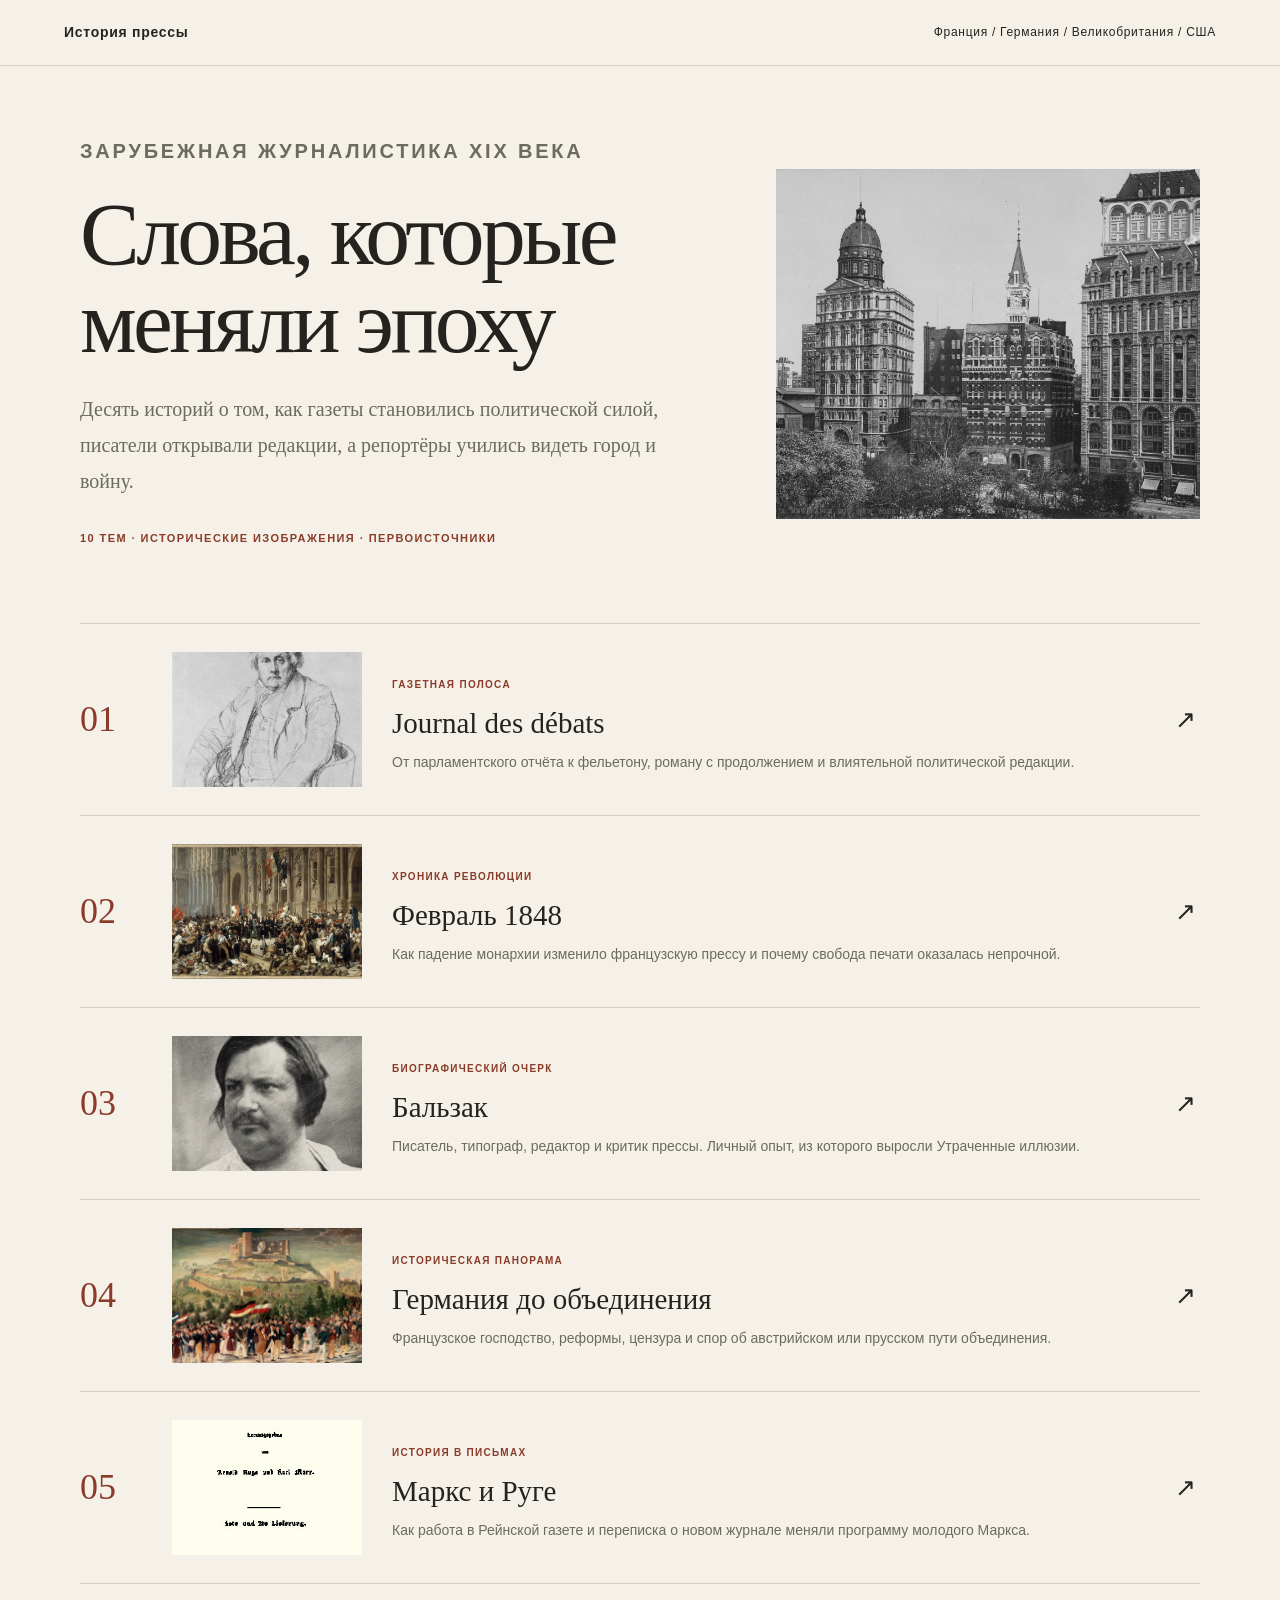
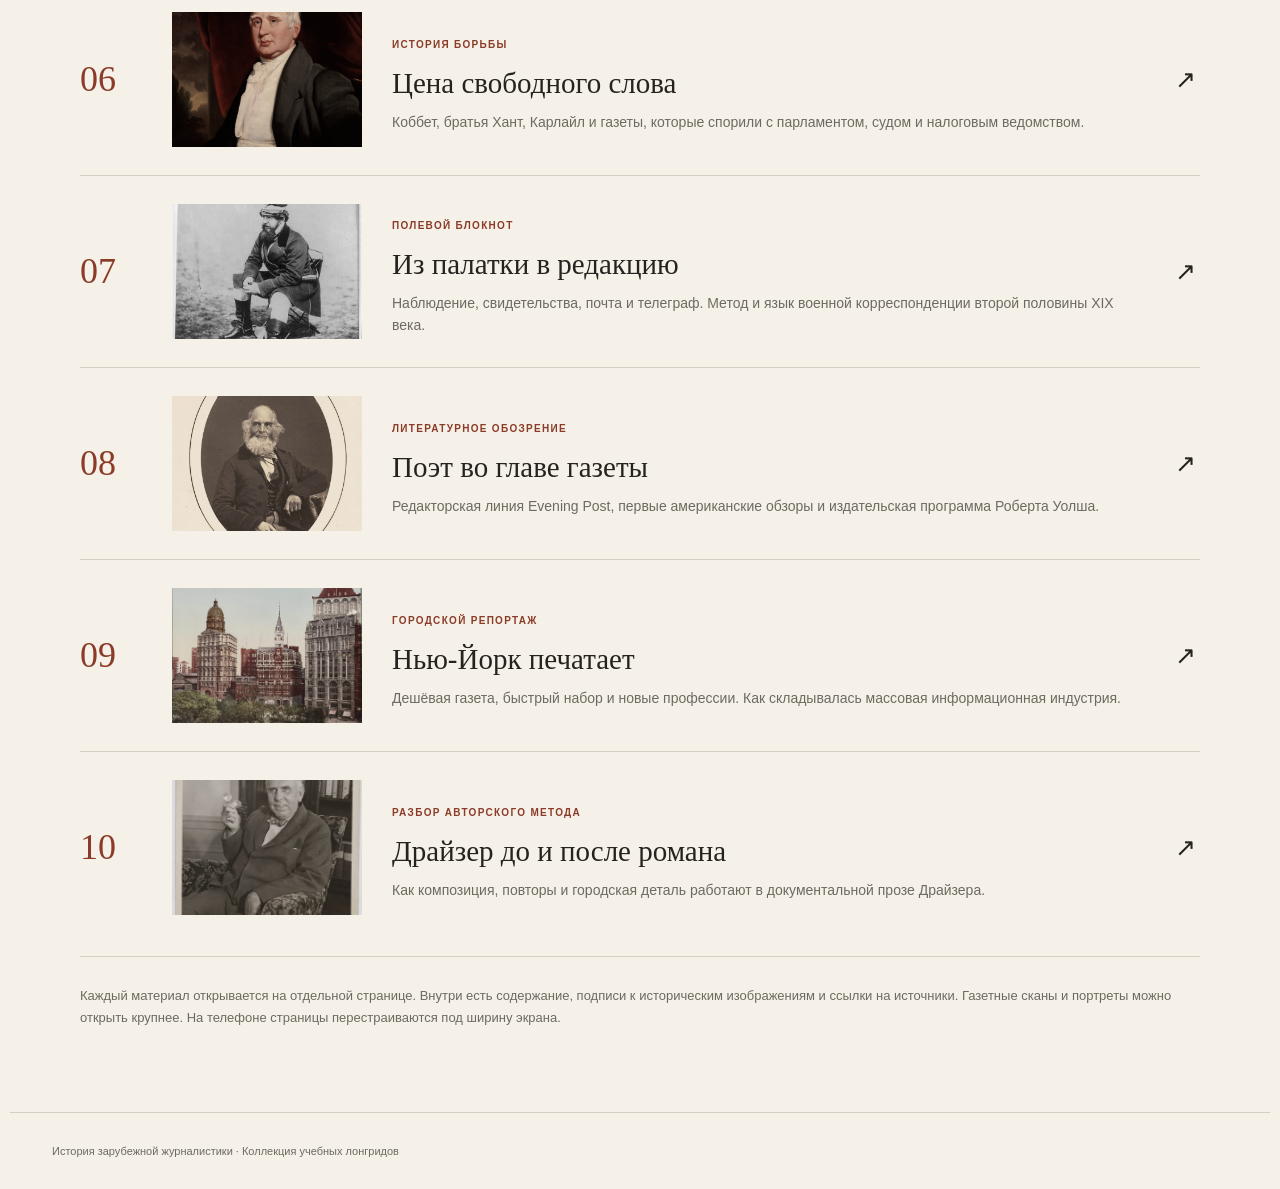
<file: index.html>
<!doctype html><html lang="ru"><head><meta charset="utf-8"><meta name="viewport" content="width=device-width, initial-scale=1"><meta name="description" content="Десять иллюстрированных лонгридов по истории зарубежной журналистики XIX века."><title>История прессы · Десять лонгридов</title><link rel="stylesheet" href="site.css"></head><body class="collection"><nav class="topbar"><strong>История прессы</strong><span>Франция / Германия / Великобритания / США</span></nav><header class="collection-intro"><div><p class="kicker">Зарубежная журналистика XIX века</p><h1>Слова, которые<br>меняли эпоху</h1><p>Десять историй о том, как газеты становились политической силой, писатели открывали редакции, а репортёры учились видеть город и войну.</p><span class="small-label">10 тем · Исторические изображения · Первоисточники</span></div><img src="newspaperrow.jpg" alt="Газетный квартал Нью-Йорка около 1900 года"></header><main class="collection-list"><a class="collection-item" href="01-journal-des-debats.html"><span class="number">01</span><img src="bertin.jpg" alt="" loading="lazy"><div><span class="tag">Газетная полоса</span><h2>Journal des débats</h2><p>От парламентского отчёта к фельетону, роману с продолжением и влиятельной политической редакции.</p></div><span class="arrow" aria-hidden="true">↗</span></a><a class="collection-item" href="02-fevral-1848-i-pressa.html"><span class="number">02</span><img src="lamartine.jpg" alt="" loading="lazy"><div><span class="tag">Хроника революции</span><h2>Февраль 1848</h2><p>Как падение монархии изменило французскую прессу и почему свобода печати оказалась непрочной.</p></div><span class="arrow" aria-hidden="true">↗</span></a><a class="collection-item" href="03-balzac-zhurnalist.html"><span class="number">03</span><img src="balzac.jpg" alt="" loading="lazy"><div><span class="tag">Биографический очерк</span><h2>Бальзак</h2><p>Писатель, типограф, редактор и критик прессы. Личный опыт, из которого выросли Утраченные иллюзии.</p></div><span class="arrow" aria-hidden="true">↗</span></a><a class="collection-item" href="04-nemeckie-zemli-nachalo-xix.html"><span class="number">04</span><img src="hambach.jpg" alt="" loading="lazy"><div><span class="tag">Историческая панорама</span><h2>Германия до объединения</h2><p>Французское господство, реформы, цензура и спор об австрийском или прусском пути объединения.</p></div><span class="arrow" aria-hidden="true">↗</span></a><a class="collection-item" href="05-marks-i-ruge.html"><span class="number">05</span><img src="jahrbuch.jpg" alt="" loading="lazy"><div><span class="tag">История в письмах</span><h2>Маркс и Руге</h2><p>Как работа в Рейнской газете и переписка о новом журнале меняли программу молодого Маркса.</p></div><span class="arrow" aria-hidden="true">↗</span></a><a class="collection-item" href="06-anglijskaya-pressa-reforma.html"><span class="number">06</span><img src="cobbett.jpg" alt="" loading="lazy"><div><span class="tag">История борьбы</span><h2>Цена свободного слова</h2><p>Коббет, братья Хант, Карлайл и газеты, которые спорили с парламентом, судом и налоговым ведомством.</p></div><span class="arrow" aria-hidden="true">↗</span></a><a class="collection-item" href="07-anglijskie-voennye-korrespondenty.html"><span class="number">07</span><img src="russell.jpg" alt="" loading="lazy"><div><span class="tag">Полевой блокнот</span><h2>Из палатки в редакцию</h2><p>Наблюдение, свидетельства, почта и телеграф. Метод и язык военной корреспонденции второй половины XIX века.</p></div><span class="arrow" aria-hidden="true">↗</span></a><a class="collection-item" href="08-brajant-i-amerikanskie-zhurnaly.html"><span class="number">08</span><img src="bryant.jpg" alt="" loading="lazy"><div><span class="tag">Литературное обозрение</span><h2>Поэт во главе газеты</h2><p>Редакторская линия Evening Post, первые американские обзоры и издательская программа Роберта Уолша.</p></div><span class="arrow" aria-hidden="true">↗</span></a><a class="collection-item" href="09-nyu-jorkskaya-pressa.html"><span class="number">09</span><img src="newspaperrow.jpg" alt="" loading="lazy"><div><span class="tag">Городской репортаж</span><h2>Нью-Йорк печатает</h2><p>Дешёвая газета, быстрый набор и новые профессии. Как складывалась массовая информационная индустрия.</p></div><span class="arrow" aria-hidden="true">↗</span></a><a class="collection-item" href="10-drajzer-zhurnalist.html"><span class="number">10</span><img src="dreiser.jpg" alt="" loading="lazy"><div><span class="tag">Разбор авторского метода</span><h2>Драйзер до и после романа</h2><p>Как композиция, повторы и городская деталь работают в документальной прозе Драйзера.</p></div><span class="arrow" aria-hidden="true">↗</span></a><p class="collection-note">Каждый материал открывается на отдельной странице. Внутри есть содержание, подписи к историческим изображениям и ссылки на источники. Газетные сканы и портреты можно открыть крупнее. На телефоне страницы перестраиваются под ширину экрана.</p></main><footer class="footer">История зарубежной журналистики · Коллекция учебных лонгридов</footer></body></html>
</file>
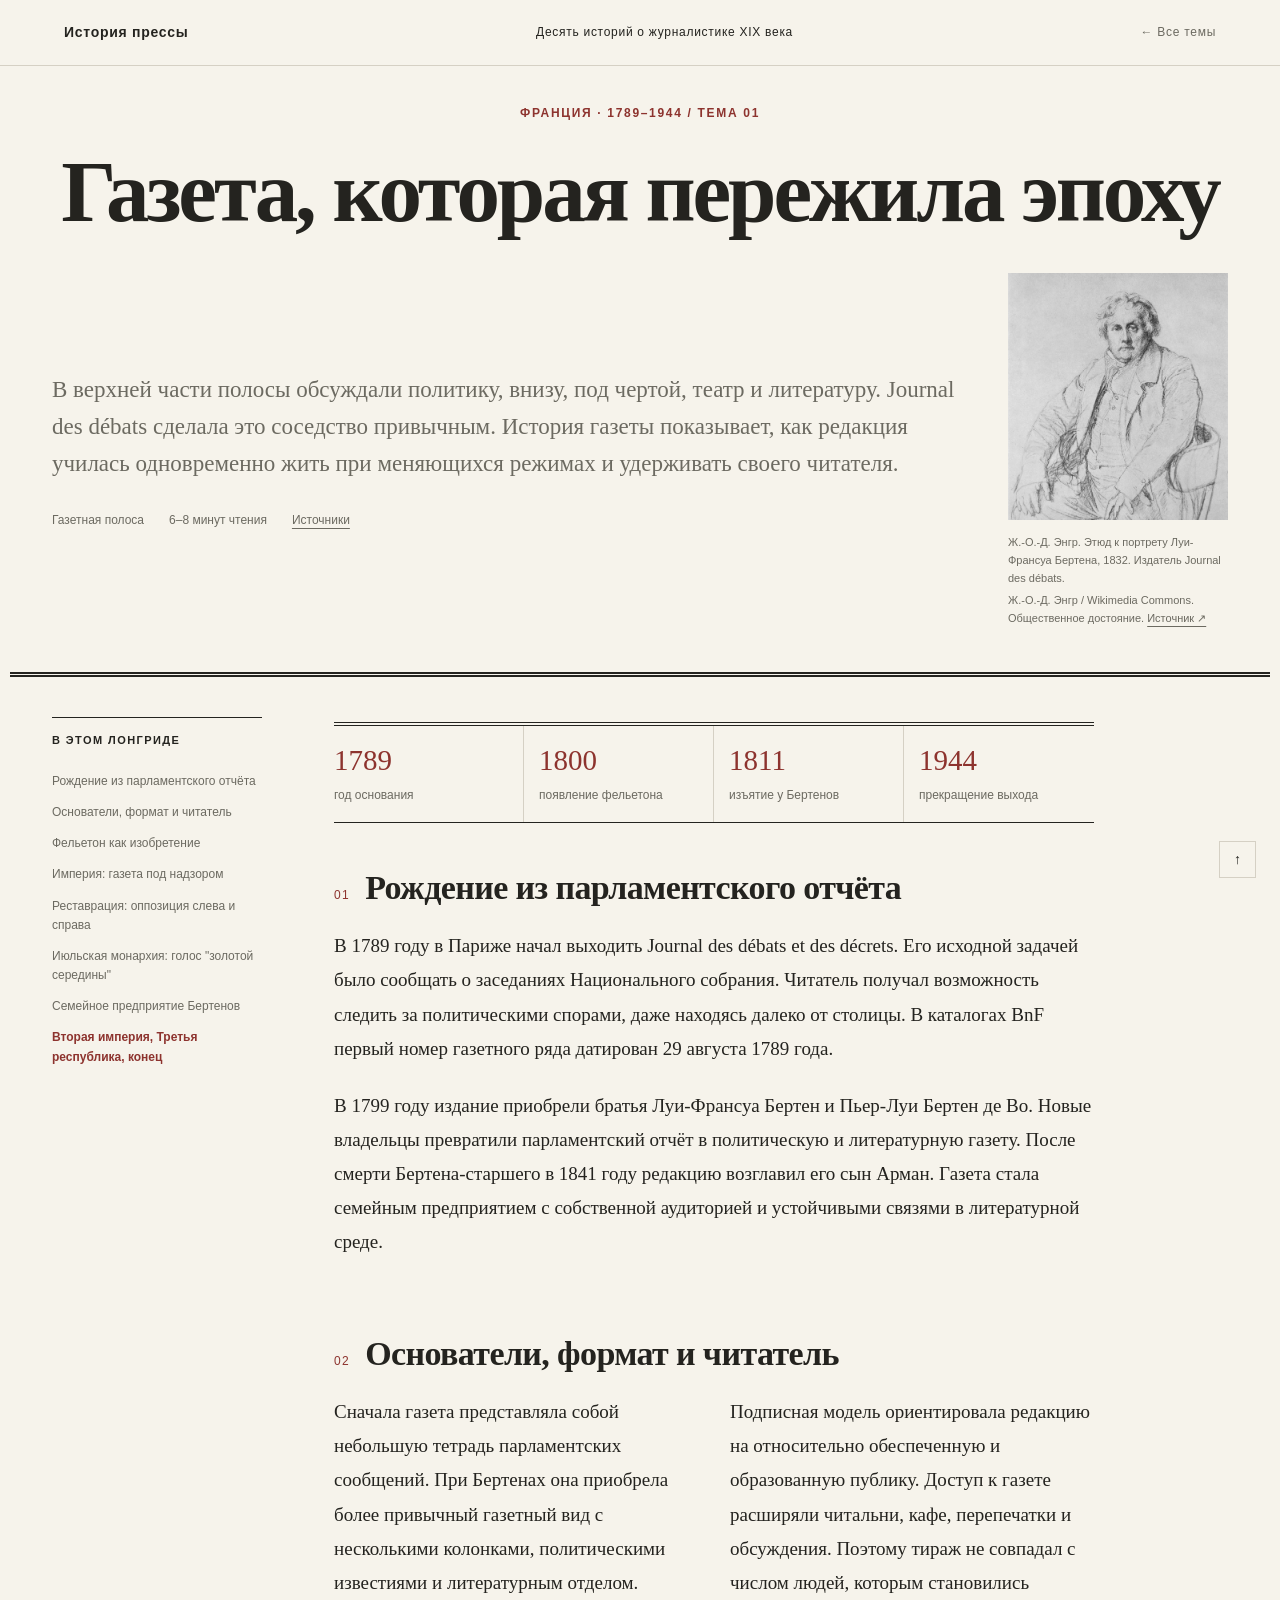
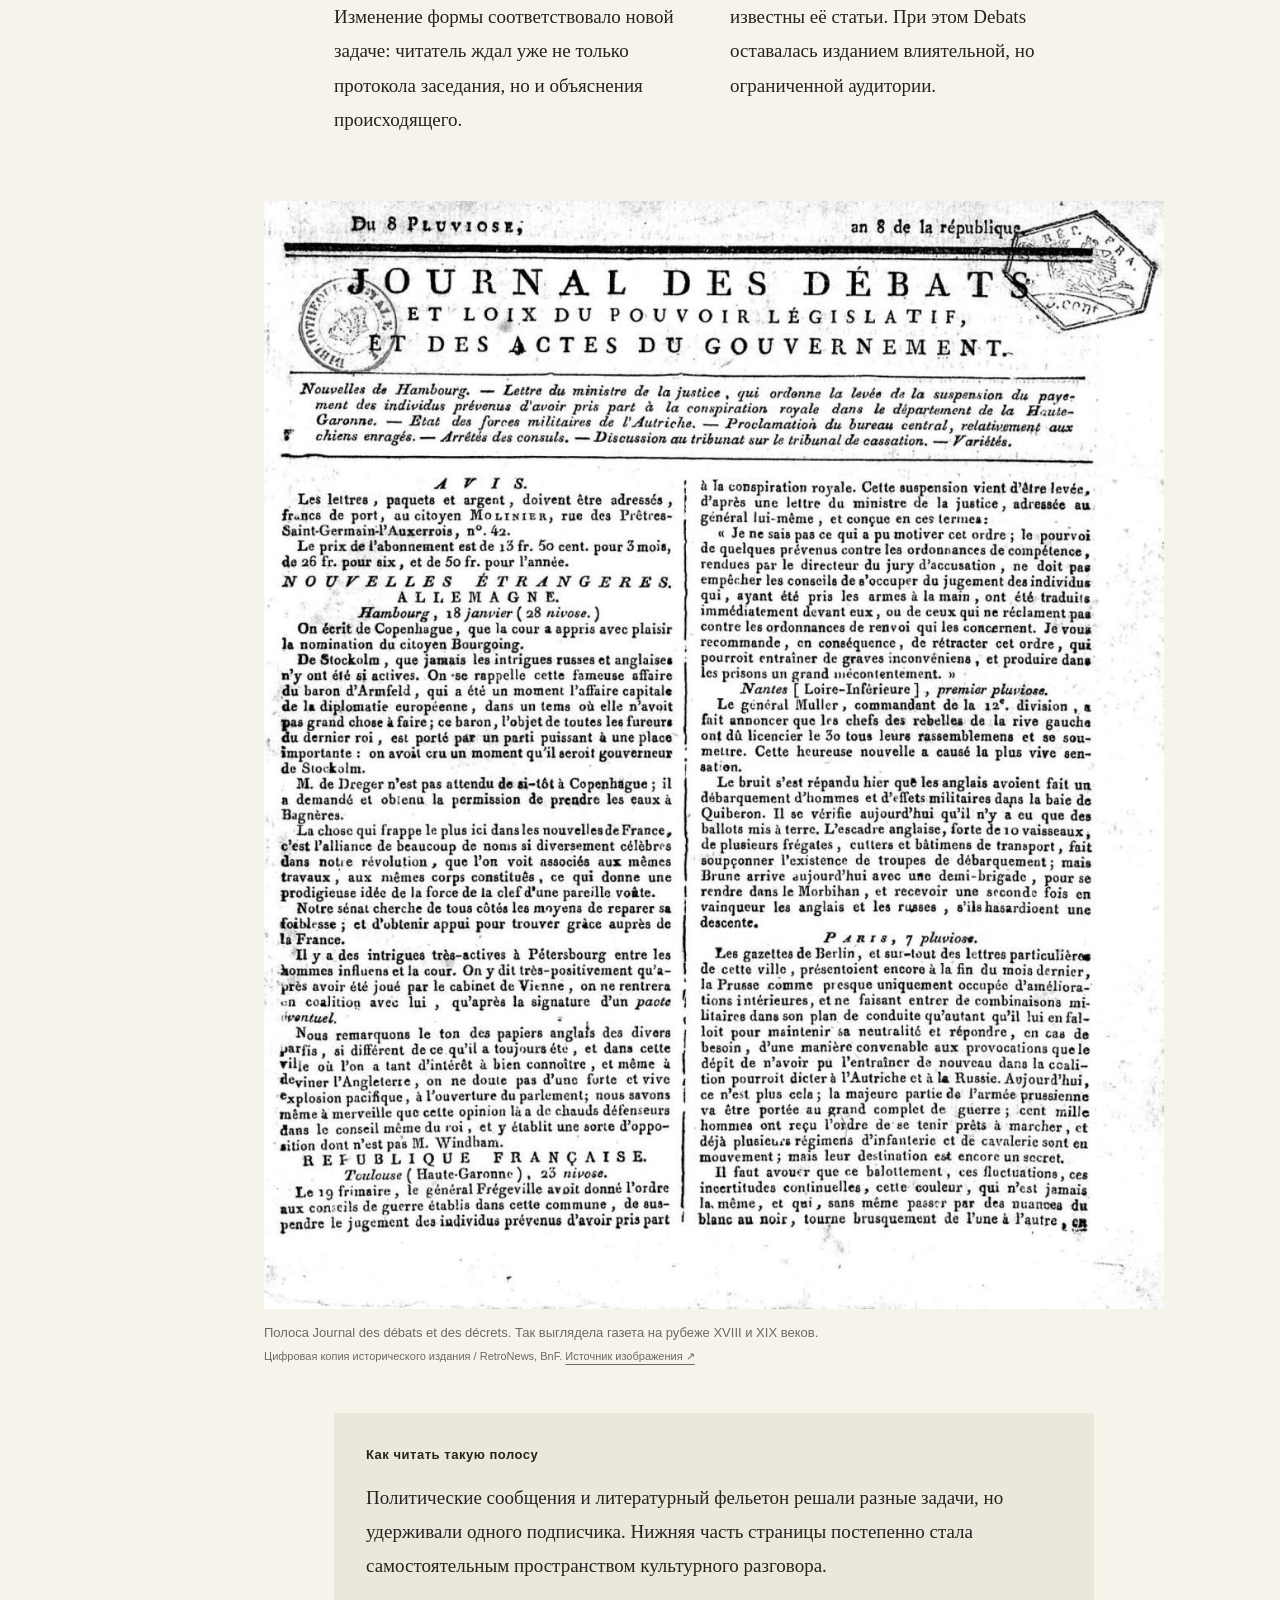
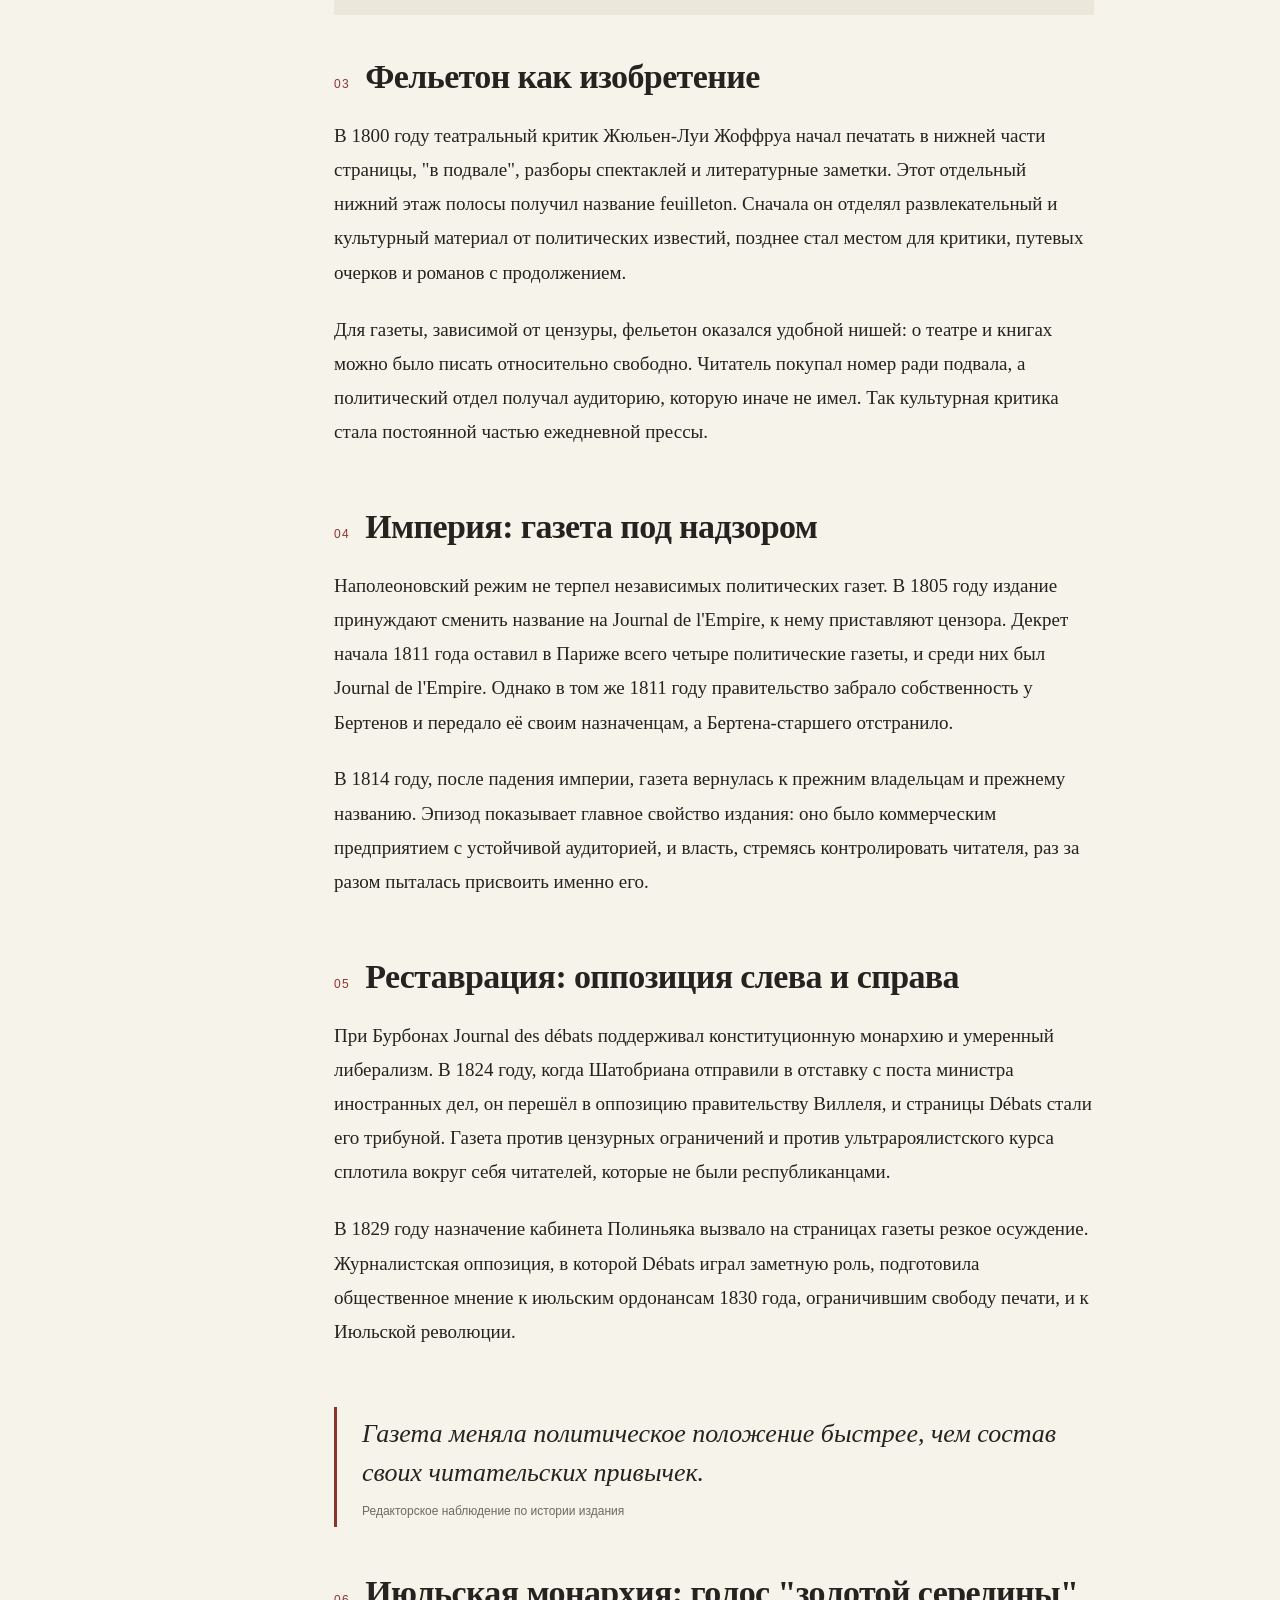
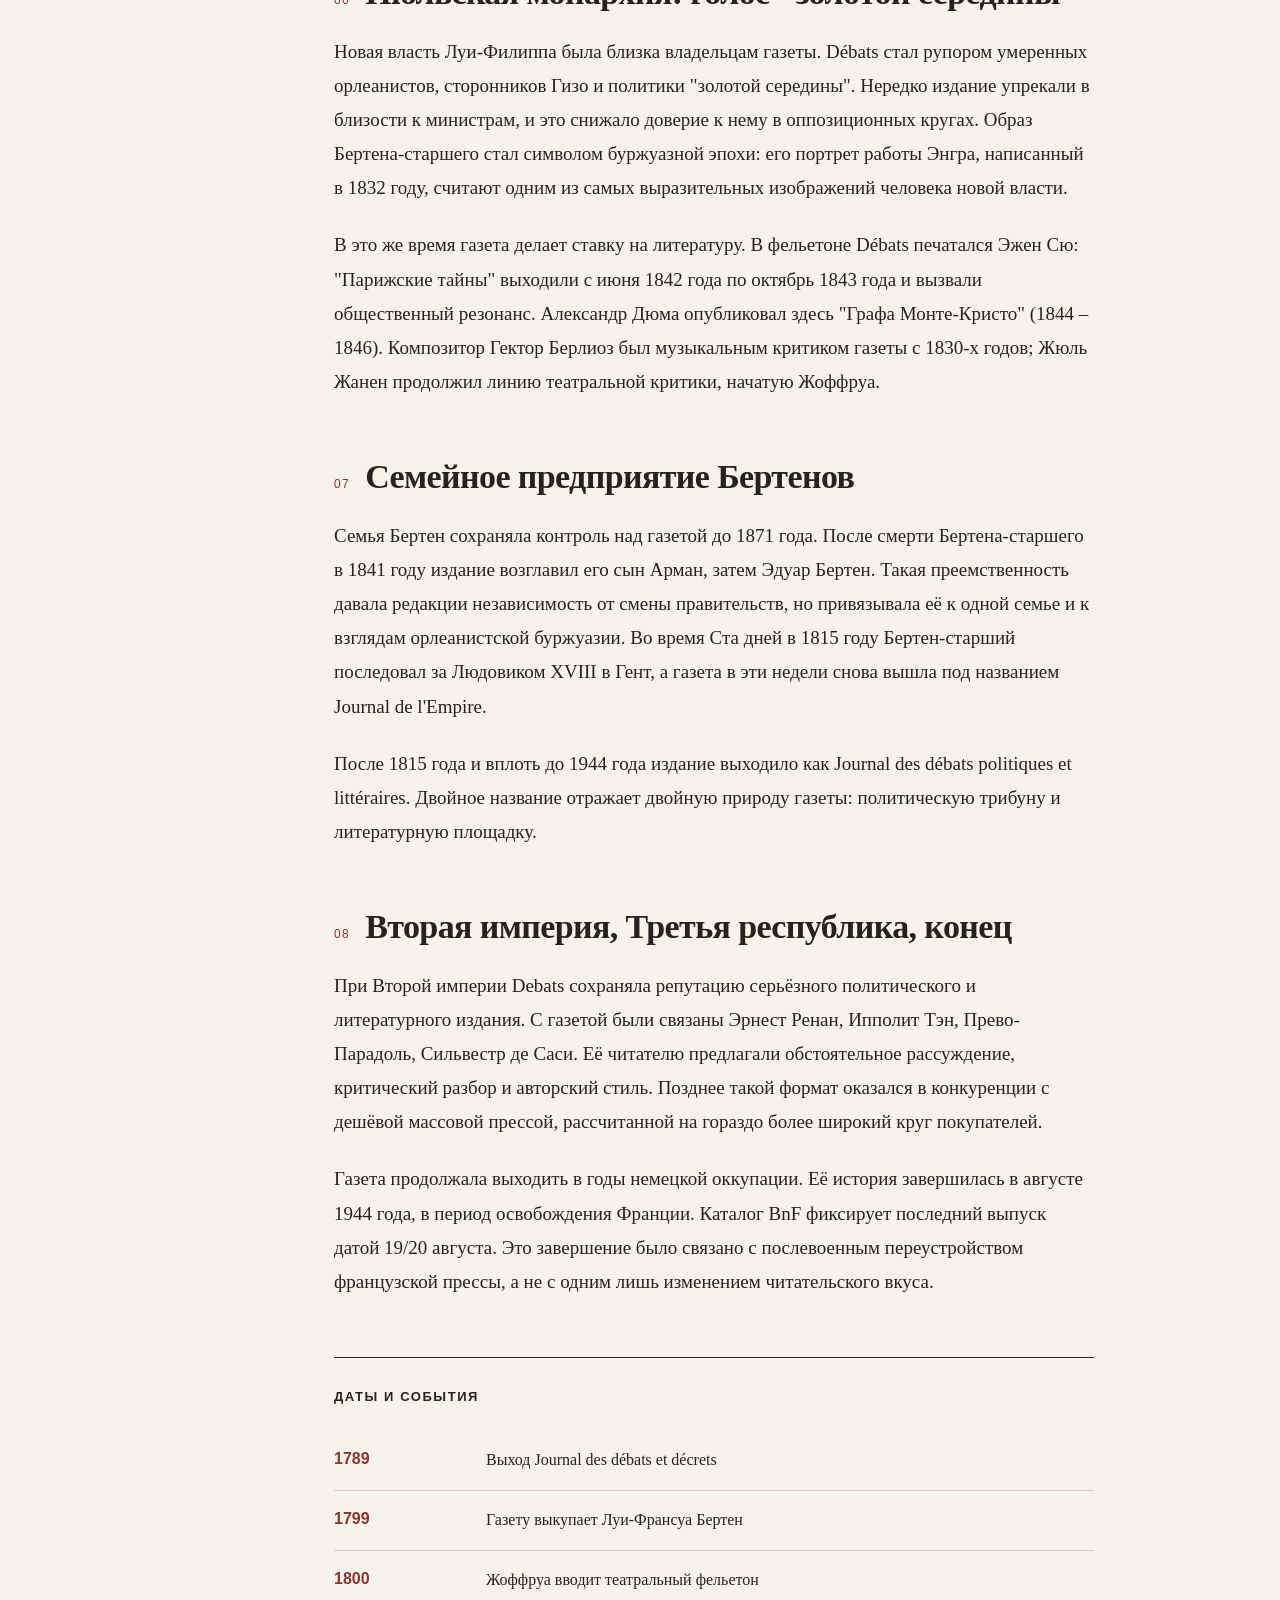
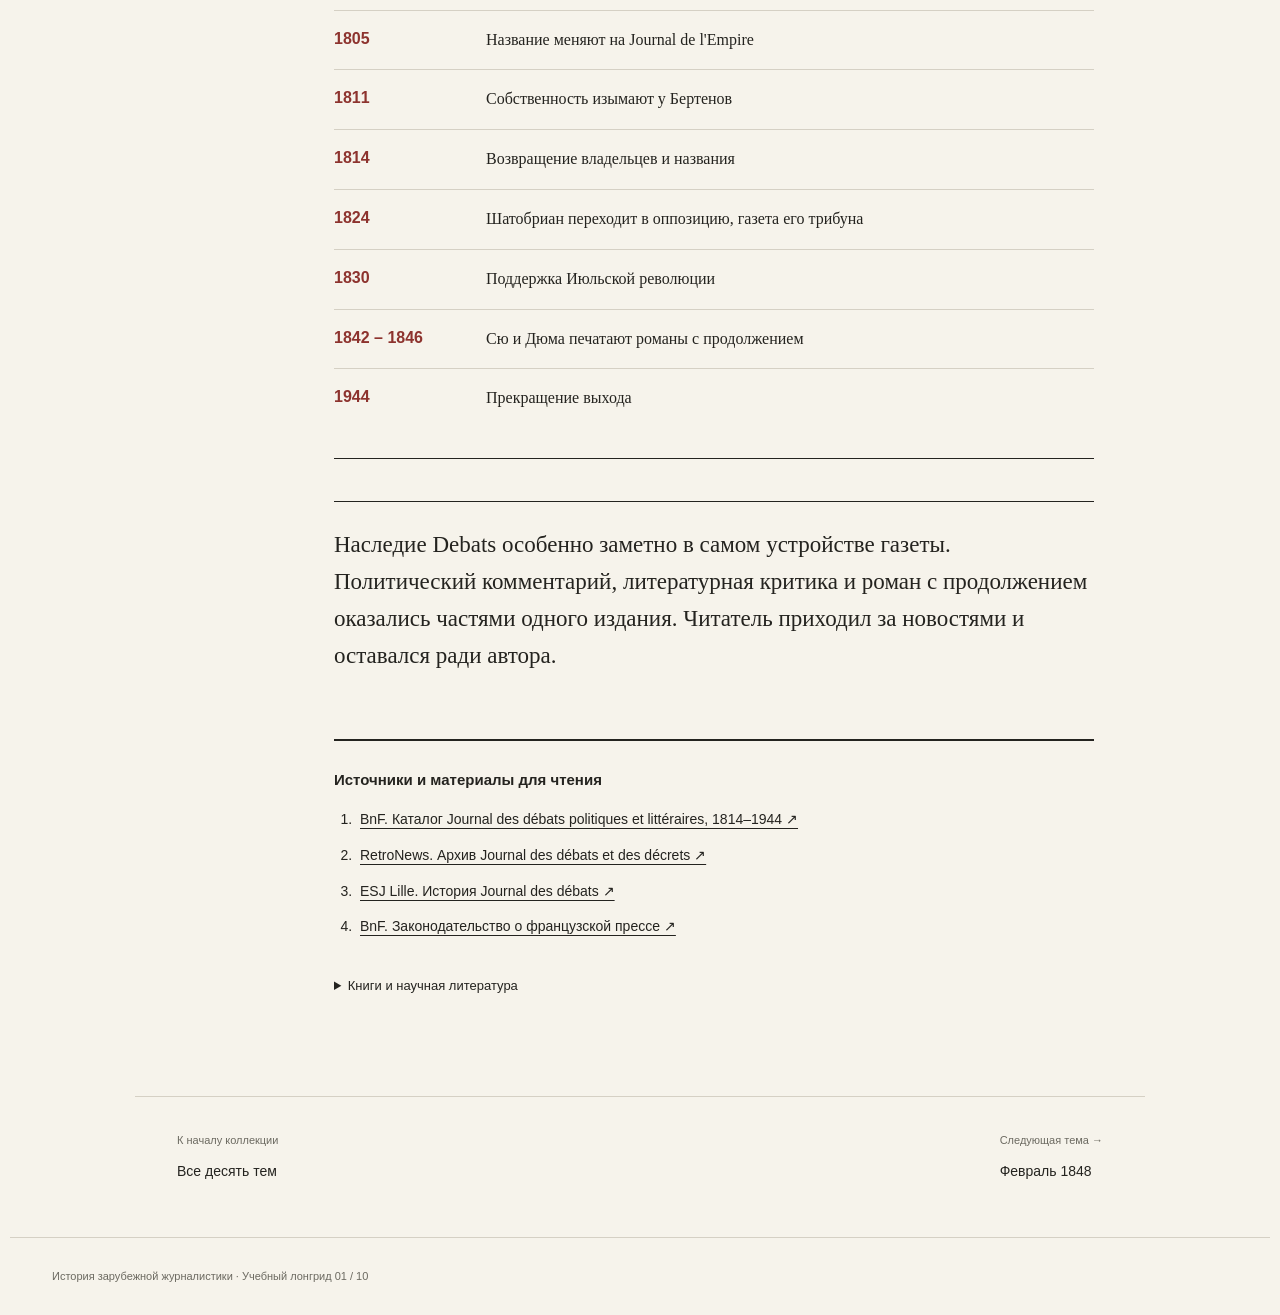
<file: 01-journal-des-debats.html>
<!doctype html><html lang="ru"><head><meta charset="utf-8"><meta name="viewport" content="width=device-width, initial-scale=1"><meta name="description" content="От парламентского отчёта к фельетону, роману с продолжением и влиятельной политической редакции."><title>Journal des débats · История прессы</title><link rel="stylesheet" href="site.css"><script src="site.js" defer></script></head><body class="t1" id="top"><a class="skip" href="#article">Перейти к тексту</a><div id="progress" aria-hidden="true"></div><nav class="topbar" aria-label="Главная навигация"><a href="index.html"><strong>История прессы</strong></a><span class="edition">Десять историй о журналистике XIX века</span><a class="back" href="index.html">← Все темы</a></nav><header class="hero"><div class="hero-copy"><p class="kicker">Франция · 1789–1944 / Тема 01</p><h1>Газета, которая пережила эпоху</h1><div class="paper-intro"><div><p class="lead">В верхней части полосы обсуждали политику, внизу, под чертой, театр и литературу. Journal des débats сделала это соседство привычным. История газеты показывает, как редакция училась одновременно жить при меняющихся режимах и удерживать своего читателя.</p><div class="meta"><span>Газетная полоса</span><span>6–8 минут чтения</span><a href="#sources">Источники</a></div></div><figure class="hero-visual"><img src="bertin.jpg" alt="Ж.-О.-Д. Энгр. Этюд к портрету Луи-Франсуа Бертена, 1832. Издатель Journal des débats." fetchpriority="high"><figcaption>Ж.-О.-Д. Энгр. Этюд к портрету Луи-Франсуа Бертена, 1832. Издатель Journal des débats.<span class="credit">Ж.-О.-Д. Энгр / Wikimedia Commons. Общественное достояние. <a href="https://commons.wikimedia.org/wiki/File:Study_for_the_Portrait_of_Monsieur_Bertin_Ingres_1832.jpg" target="_blank">Источник ↗</a></span></figcaption></figure></div></div></header><div class="reading"><aside class="toc" aria-label="Содержание"><h2>В этом лонгриде</h2><ol><li><a href="#s1">Рождение из парламентского отчёта</a></li><li><a href="#s2">Основатели, формат и читатель</a></li><li><a href="#s3">Фельетон как изобретение</a></li><li><a href="#s4">Империя: газета под надзором</a></li><li><a href="#s5">Реставрация: оппозиция слева и справа</a></li><li><a href="#s6">Июльская монархия: голос &quot;золотой середины&quot;</a></li><li><a href="#s7">Семейное предприятие Бертенов</a></li><li><a href="#s8">Вторая империя, Третья республика, конец</a></li></ol></aside><main class="story" id="article"><div class="facts"><div class="fact"><b>1789</b><span>год основания</span></div><div class="fact"><b>1800</b><span>появление фельетона</span></div><div class="fact"><b>1811</b><span>изъятие у Бертенов</span></div><div class="fact"><b>1944</b><span>прекращение выхода</span></div></div><section id="s1"><h2><span class="section-no">01</span>Рождение из парламентского отчёта</h2><p>В 1789 году в Париже начал выходить Journal des débats et des décrets. Его исходной задачей было сообщать о заседаниях Национального собрания. Читатель получал возможность следить за политическими спорами, даже находясь далеко от столицы. В каталогах BnF первый номер газетного ряда датирован 29 августа 1789 года.</p><p>В 1799 году издание приобрели братья Луи-Франсуа Бертен и Пьер-Луи Бертен де Во. Новые владельцы превратили парламентский отчёт в политическую и литературную газету. После смерти Бертена-старшего в 1841 году редакцию возглавил его сын Арман. Газета стала семейным предприятием с собственной аудиторией и устойчивыми связями в литературной среде.</p></section><section id="s2"><h2><span class="section-no">02</span>Основатели, формат и читатель</h2><p>Сначала газета представляла собой небольшую тетрадь парламентских сообщений. При Бертенах она приобрела более привычный газетный вид с несколькими колонками, политическими известиями и литературным отделом. Изменение формы соответствовало новой задаче: читатель ждал уже не только протокола заседания, но и объяснения происходящего.</p><p>Подписная модель ориентировала редакцию на относительно обеспеченную и образованную публику. Доступ к газете расширяли читальни, кафе, перепечатки и обсуждения. Поэтому тираж не совпадал с числом людей, которым становились известны её статьи. При этом Debats оставалась изданием влиятельной, но ограниченной аудитории.</p></section><figure class="figure wide"><a href="debats.jpg" target="_blank" aria-label="Открыть изображение крупнее"><img src="debats.jpg" alt="Полоса Journal des débats et des décrets. Так выглядела газета на рубеже XVIII и XIX веков." loading="lazy" decoding="async"></a><figcaption>Полоса Journal des débats et des décrets. Так выглядела газета на рубеже XVIII и XIX веков.<span class="credit">Цифровая копия исторического издания / RetroNews, BnF. <a href="https://www.retronews.fr/journaux/journal-des-debats-et-des-decrets" target="_blank">Источник изображения ↗</a></span></figcaption></figure><aside class="feature"><h3>Как читать такую полосу</h3><p>Политические сообщения и литературный фельетон решали разные задачи, но удерживали одного подписчика. Нижняя часть страницы постепенно стала самостоятельным пространством культурного разговора.</p></aside><section id="s3"><h2><span class="section-no">03</span>Фельетон как изобретение</h2><p>В 1800 году театральный критик Жюльен-Луи Жоффруа начал печатать в нижней части страницы, "в подвале", разборы спектаклей и литературные заметки. Этот отдельный нижний этаж полосы получил название feuilleton. Сначала он отделял развлекательный и культурный материал от политических известий, позднее стал местом для критики, путевых очерков и романов с продолжением.</p><p>Для газеты, зависимой от цензуры, фельетон оказался удобной нишей: о театре и книгах можно было писать относительно свободно. Читатель покупал номер ради подвала, а политический отдел получал аудиторию, которую иначе не имел. Так культурная критика стала постоянной частью ежедневной прессы.</p></section><section id="s4"><h2><span class="section-no">04</span>Империя: газета под надзором</h2><p>Наполеоновский режим не терпел независимых политических газет. В 1805 году издание принуждают сменить название на Journal de l'Empire, к нему приставляют цензора. Декрет начала 1811 года оставил в Париже всего четыре политические газеты, и среди них был Journal de l'Empire. Однако в том же 1811 году правительство забрало собственность у Бертенов и передало её своим назначенцам, а Бертена-старшего отстранило.</p><p>В 1814 году, после падения империи, газета вернулась к прежним владельцам и прежнему названию. Эпизод показывает главное свойство издания: оно было коммерческим предприятием с устойчивой аудиторией, и власть, стремясь контролировать читателя, раз за разом пыталась присвоить именно его.</p></section><section id="s5"><h2><span class="section-no">05</span>Реставрация: оппозиция слева и справа</h2><p>При Бурбонах Journal des débats поддерживал конституционную монархию и умеренный либерализм. В 1824 году, когда Шатобриана отправили в отставку с поста министра иностранных дел, он перешёл в оппозицию правительству Виллеля, и страницы Débats стали его трибуной. Газета против цензурных ограничений и против ультрароялистского курса сплотила вокруг себя читателей, которые не были республиканцами.</p><p>В 1829 году назначение кабинета Полиньяка вызвало на страницах газеты резкое осуждение. Журналистская оппозиция, в которой Débats играл заметную роль, подготовила общественное мнение к июльским ордонансам 1830 года, ограничившим свободу печати, и к Июльской революции.</p></section><aside class="pull">Газета меняла политическое положение быстрее, чем состав своих читательских привычек.<small>Редакторское наблюдение по истории издания</small></aside><section id="s6"><h2><span class="section-no">06</span>Июльская монархия: голос &quot;золотой середины&quot;</h2><p>Новая власть Луи-Филиппа была близка владельцам газеты. Débats стал рупором умеренных орлеанистов, сторонников Гизо и политики "золотой середины". Нередко издание упрекали в близости к министрам, и это снижало доверие к нему в оппозиционных кругах. Образ Бертена-старшего стал символом буржуазной эпохи: его портрет работы Энгра, написанный в 1832 году, считают одним из самых выразительных изображений человека новой власти.</p><p>В это же время газета делает ставку на литературу. В фельетоне Débats печатался Эжен Сю: "Парижские тайны" выходили с июня 1842 года по октябрь 1843 года и вызвали общественный резонанс. Александр Дюма опубликовал здесь "Графа Монте-Кристо" (1844 – 1846). Композитор Гектор Берлиоз был музыкальным критиком газеты с 1830-х годов; Жюль Жанен продолжил линию театральной критики, начатую Жоффруа.</p></section><section id="s7"><h2><span class="section-no">07</span>Семейное предприятие Бертенов</h2><p>Семья Бертен сохраняла контроль над газетой до 1871 года. После смерти Бертена-старшего в 1841 году издание возглавил его сын Арман, затем Эдуар Бертен. Такая преемственность давала редакции независимость от смены правительств, но привязывала её к одной семье и к взглядам орлеанистской буржуазии. Во время Ста дней в 1815 году Бертен-старший последовал за Людовиком XVIII в Гент, а газета в эти недели снова вышла под названием Journal de l'Empire.</p><p>После 1815 года и вплоть до 1944 года издание выходило как Journal des débats politiques et littéraires. Двойное название отражает двойную природу газеты: политическую трибуну и литературную площадку.</p></section><section id="s8"><h2><span class="section-no">08</span>Вторая империя, Третья республика, конец</h2><p>При Второй империи Debats сохраняла репутацию серьёзного политического и литературного издания. С газетой были связаны Эрнест Ренан, Ипполит Тэн, Прево-Парадоль, Сильвестр де Саси. Её читателю предлагали обстоятельное рассуждение, критический разбор и авторский стиль. Позднее такой формат оказался в конкуренции с дешёвой массовой прессой, рассчитанной на гораздо более широкий круг покупателей.</p><p>Газета продолжала выходить в годы немецкой оккупации. Её история завершилась в августе 1944 года, в период освобождения Франции. Каталог BnF фиксирует последний выпуск датой 19/20 августа. Это завершение было связано с послевоенным переустройством французской прессы, а не с одним лишь изменением читательского вкуса.</p></section><div class="timeline"><h2>Даты и события</h2><ol><li><b>1789</b><span>Выход Journal des débats et décrets</span></li><li><b>1799</b><span>Газету выкупает Луи-Франсуа Бертен</span></li><li><b>1800</b><span>Жоффруа вводит театральный фельетон</span></li><li><b>1805</b><span>Название меняют на Journal de l'Empire</span></li><li><b>1811</b><span>Собственность изымают у Бертенов</span></li><li><b>1814</b><span>Возвращение владельцев и названия</span></li><li><b>1824</b><span>Шатобриан переходит в оппозицию, газета его трибуна</span></li><li><b>1830</b><span>Поддержка Июльской революции</span></li><li><b>1842 – 1846</b><span>Сю и Дюма печатают романы с продолжением</span></li><li><b>1944</b><span>Прекращение выхода</span></li></ol></div><p class="ending">Наследие Debats особенно заметно в самом устройстве газеты. Политический комментарий, литературная критика и роман с продолжением оказались частями одного издания. Читатель приходил за новостями и оставался ради автора.</p><div class="sources" id="sources"><h2>Источники и материалы для чтения</h2><ol><li><a href="https://catalogue.bnf.fr/ark:/12148/cb39294634r" target="_blank">BnF. Каталог Journal des débats politiques et littéraires, 1814–1944 ↗</a></li><li><a href="https://www.retronews.fr/journaux/journal-des-debats-et-des-decrets" target="_blank">RetroNews. Архив Journal des débats et des décrets ↗</a></li><li><a href="https://docpresse.esj-lille.fr/le-journal-des-debats/" target="_blank">ESJ Lille. История Journal des débats ↗</a></li><li><a href="https://presselocaleancienne.bnf.fr/html/lois-sur-la-presse" target="_blank">BnF. Законодательство о французской прессе ↗</a></li></ol><details><summary>Книги и научная литература</summary><ol><li>Bellanger C., Godechot J., Guiral P., Terrou F. Histoire générale de la presse française. T. 2: De 1815 à 1871. Paris: PUF, 1969.</li><li>Thérenty M.-È., Vaillant A. 1836: l'an I de l'ère médiatique. Paris: Nouveau Monde, 2001.</li><li>Thérenty M.-È. La littérature au quotidien: poétiques journalistiques au XIXe siècle. Paris: Seuil, 2007.</li></ol></details></div></main></div><nav class="next-story" aria-label="Другие лонгриды"><a href="index.html"><small>К началу коллекции</small>Все десять тем</a><a href="02-fevral-1848-i-pressa.html"><small>Следующая тема →</small>Февраль 1848</a></nav><footer class="footer">История зарубежной журналистики · Учебный лонгрид 01 / 10</footer><a class="to-top" href="#top" aria-label="Вернуться к началу">↑</a></body></html>
</file>
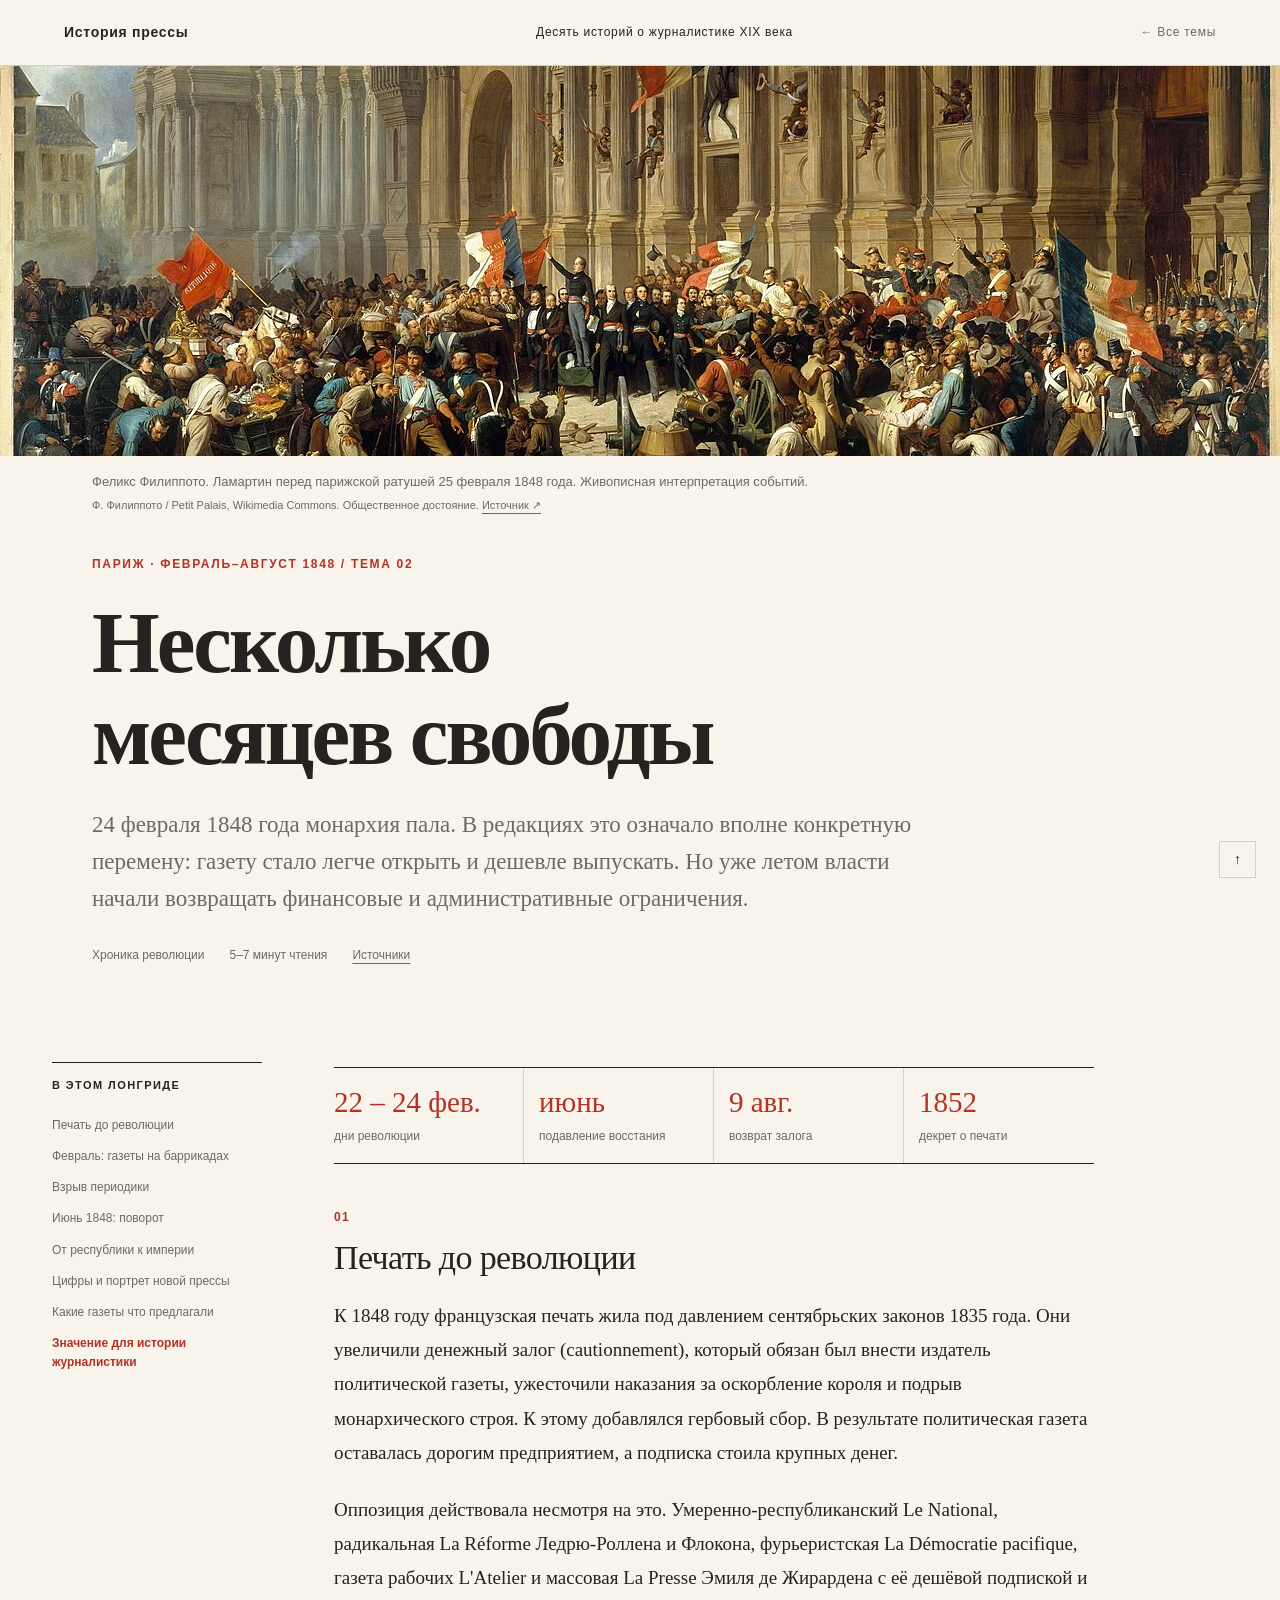
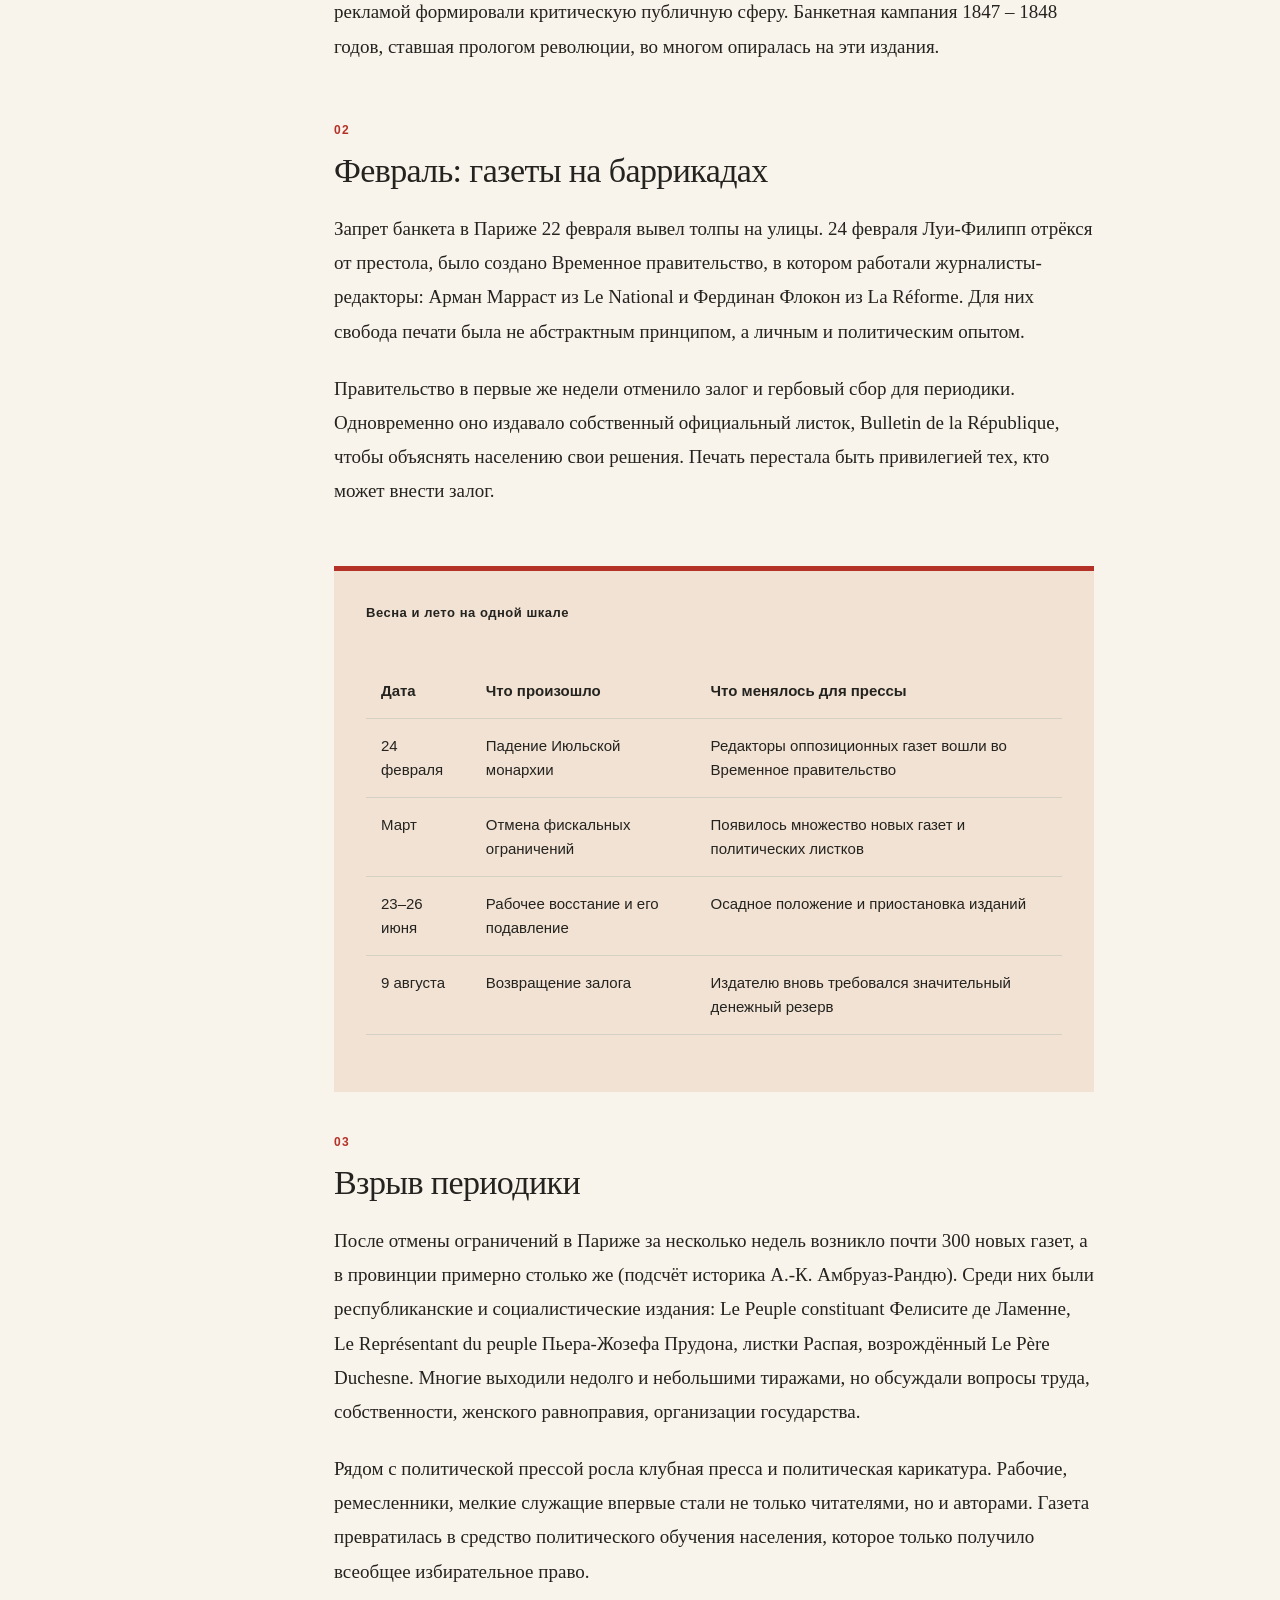
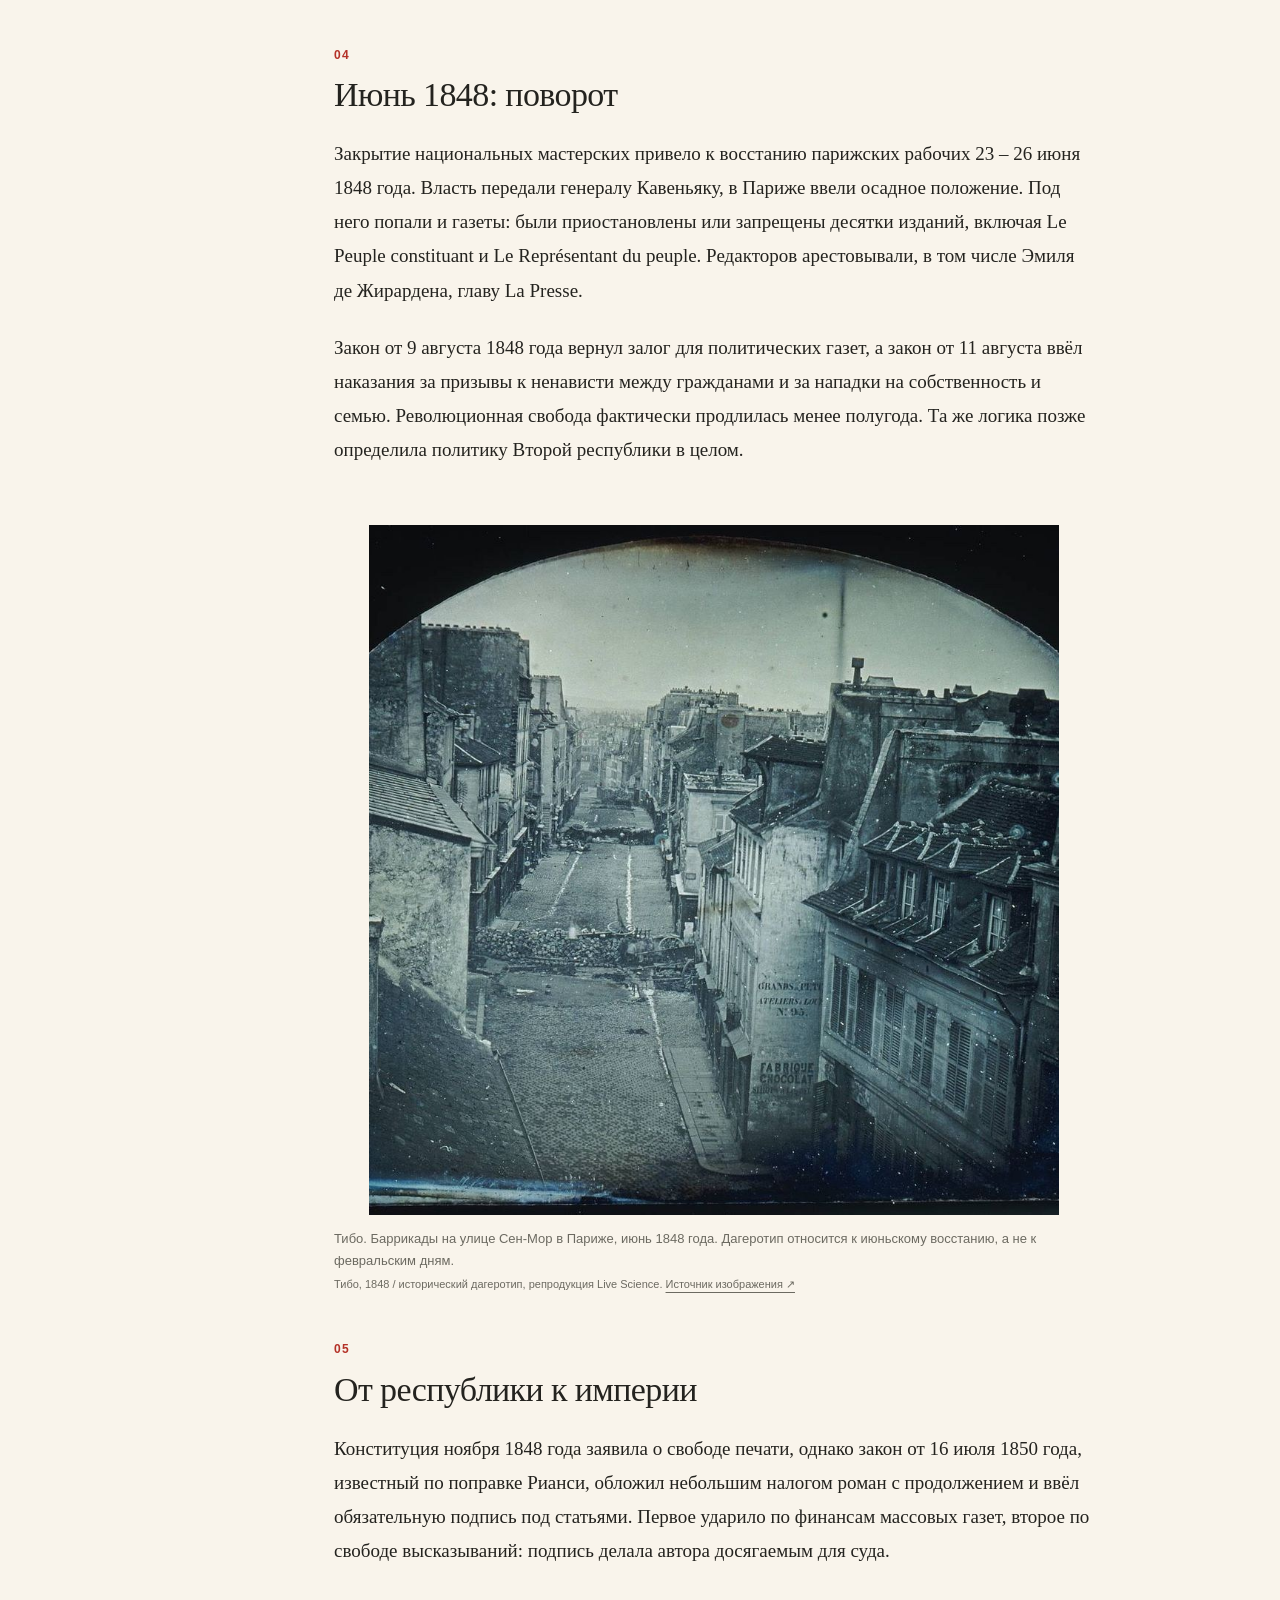
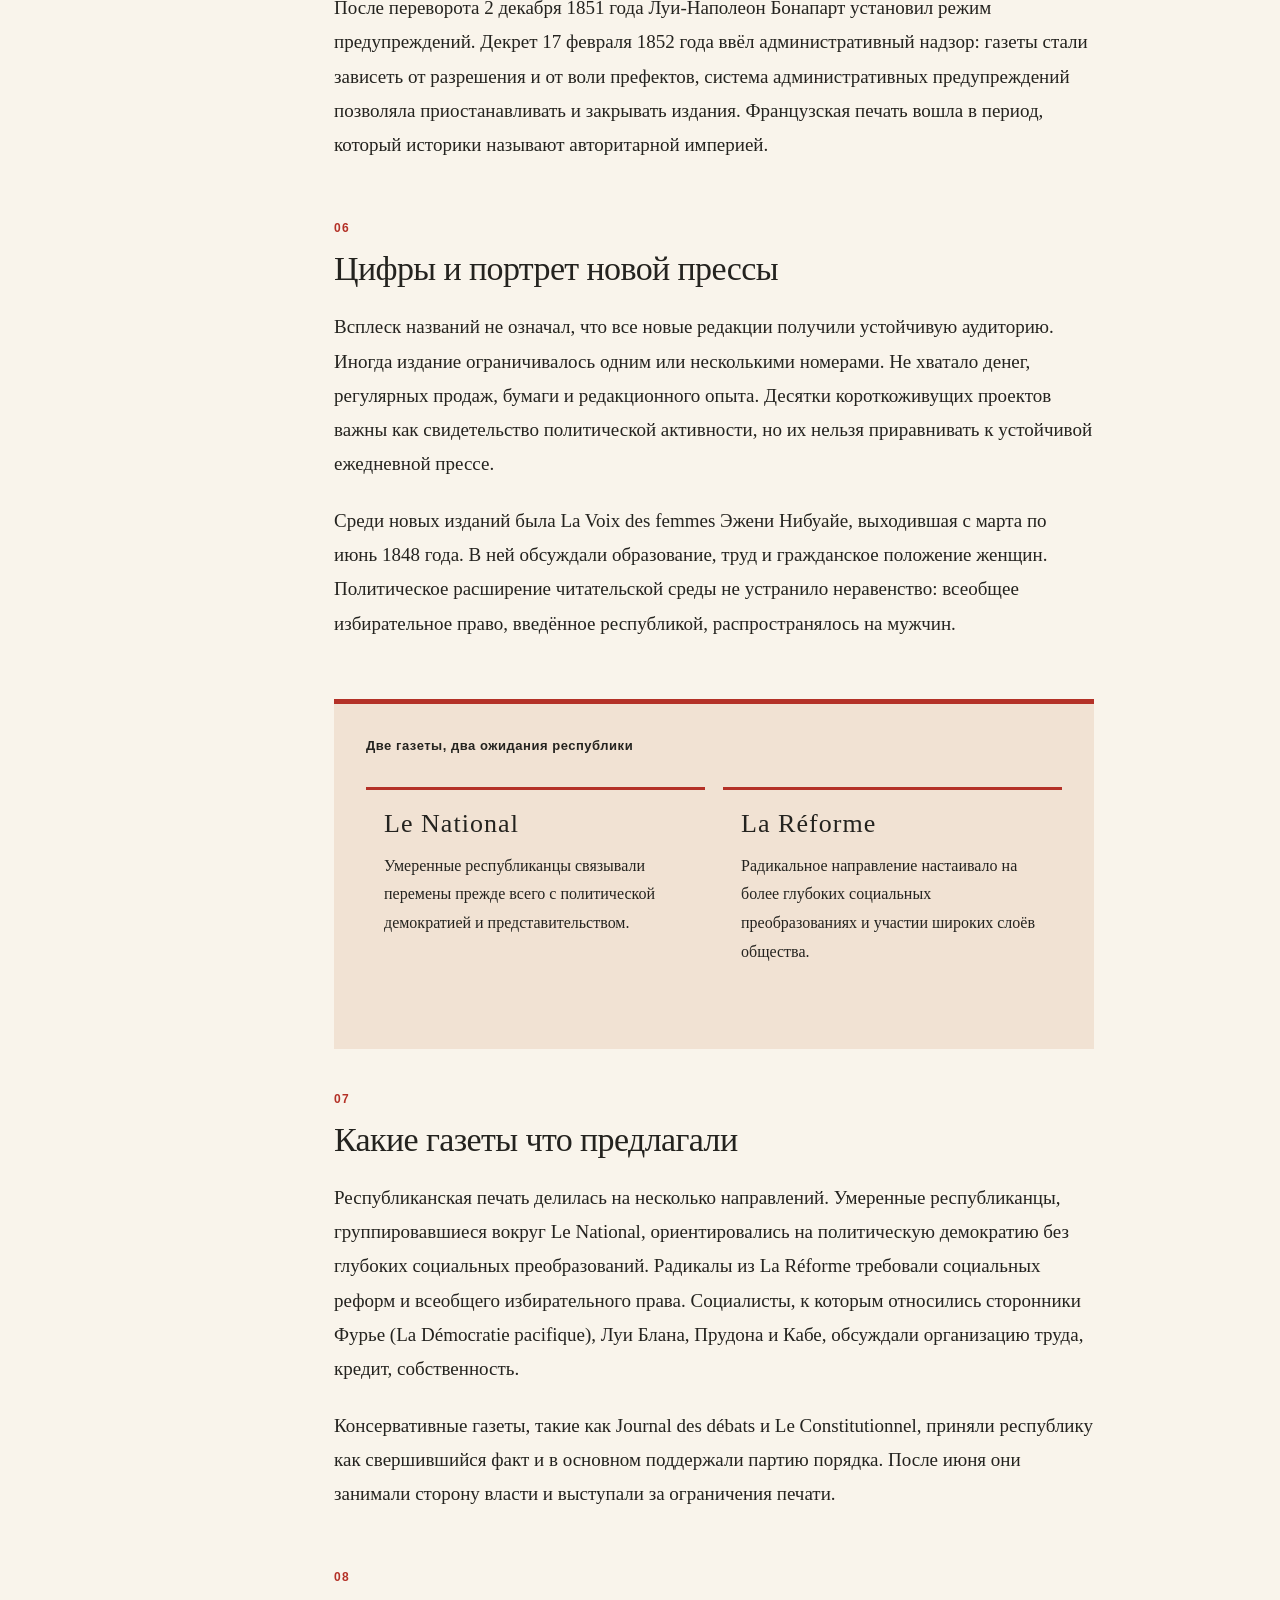
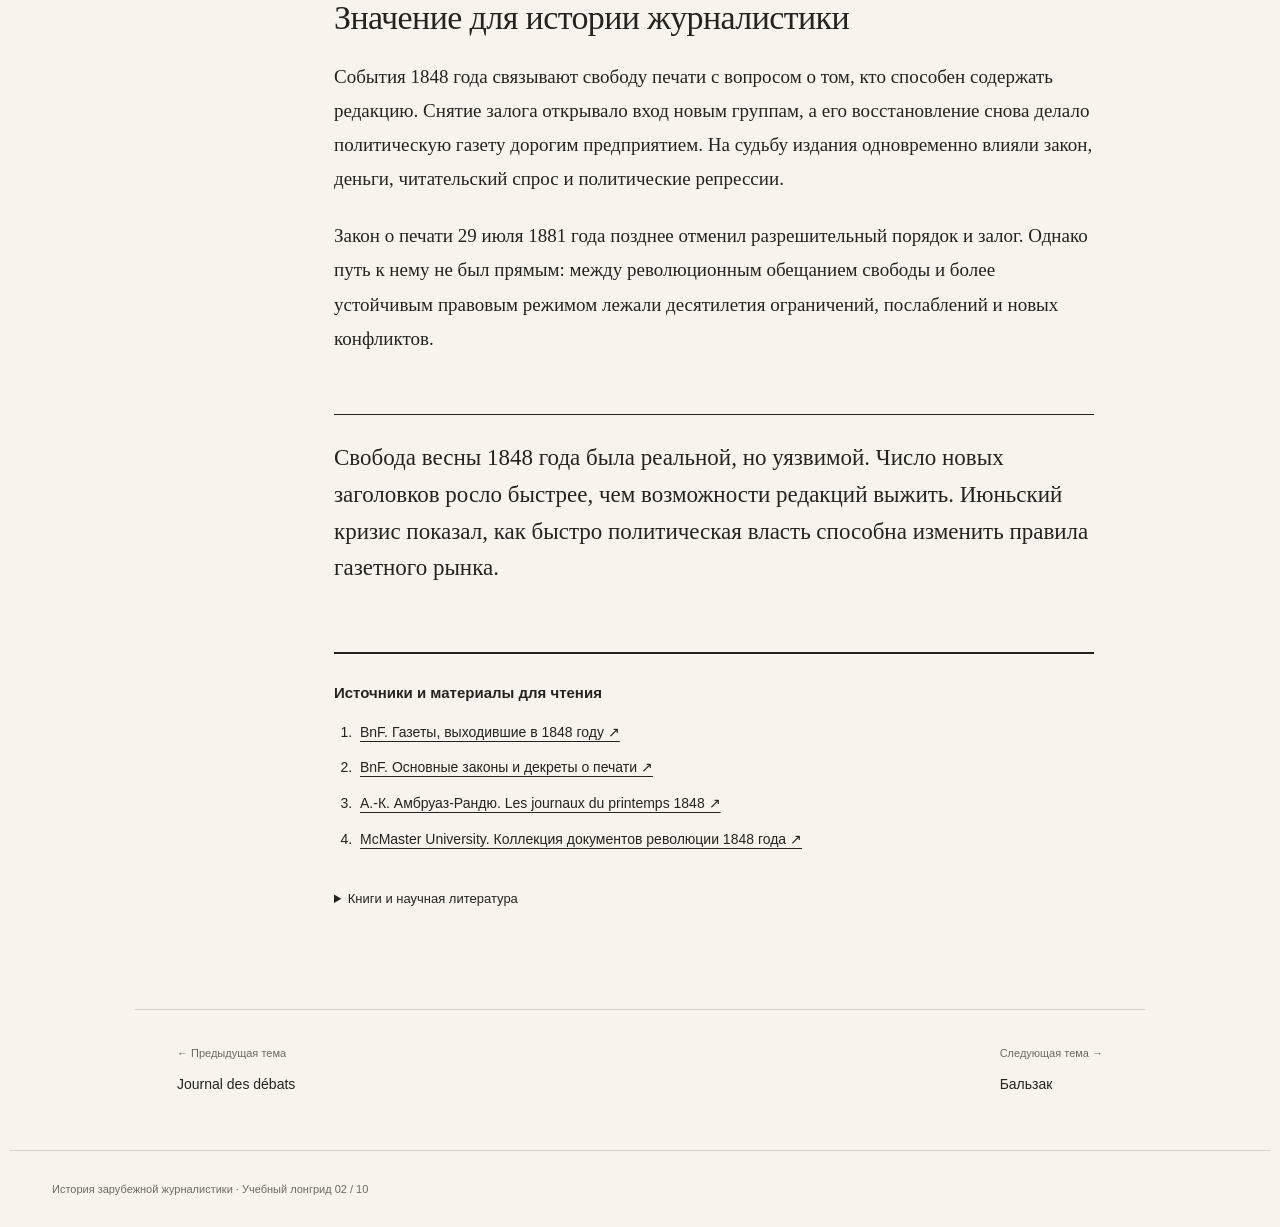
<file: 02-fevral-1848-i-pressa.html>
<!doctype html><html lang="ru"><head><meta charset="utf-8"><meta name="viewport" content="width=device-width, initial-scale=1"><meta name="description" content="Как падение монархии изменило французскую прессу и почему свобода печати оказалась непрочной."><title>Февраль 1848 · История прессы</title><link rel="stylesheet" href="site.css"><script src="site.js" defer></script></head><body class="t2" id="top"><a class="skip" href="#article">Перейти к тексту</a><div id="progress" aria-hidden="true"></div><nav class="topbar" aria-label="Главная навигация"><a href="index.html"><strong>История прессы</strong></a><span class="edition">Десять историй о журналистике XIX века</span><a class="back" href="index.html">← Все темы</a></nav><header class="hero"><figure class="hero-visual"><img src="lamartine.jpg" alt="Феликс Филиппото. Ламартин перед парижской ратушей 25 февраля 1848 года. Живописная интерпретация событий." fetchpriority="high"><figcaption>Феликс Филиппото. Ламартин перед парижской ратушей 25 февраля 1848 года. Живописная интерпретация событий.<span class="credit">Ф. Филиппото / Petit Palais, Wikimedia Commons. Общественное достояние. <a href="https://commons.wikimedia.org/wiki/File:Philippoteaux_-_Lamartine_in_front_of_the_Town_Hall_of_Paris_rejects_the_red_flag.jpg" target="_blank">Источник ↗</a></span></figcaption></figure><div class="hero-copy"><p class="kicker">Париж · Февраль–август 1848 / Тема 02</p><h1>Несколько месяцев свободы</h1><p class="lead">24 февраля 1848 года монархия пала. В редакциях это означало вполне конкретную перемену: газету стало легче открыть и дешевле выпускать. Но уже летом власти начали возвращать финансовые и административные ограничения.</p><div class="meta"><span>Хроника революции</span><span>5–7 минут чтения</span><a href="#sources">Источники</a></div></div></header><div class="reading"><aside class="toc" aria-label="Содержание"><h2>В этом лонгриде</h2><ol><li><a href="#s1">Печать до революции</a></li><li><a href="#s2">Февраль: газеты на баррикадах</a></li><li><a href="#s3">Взрыв периодики</a></li><li><a href="#s4">Июнь 1848: поворот</a></li><li><a href="#s5">От республики к империи</a></li><li><a href="#s6">Цифры и портрет новой прессы</a></li><li><a href="#s7">Какие газеты что предлагали</a></li><li><a href="#s8">Значение для истории журналистики</a></li></ol></aside><main class="story" id="article"><div class="facts"><div class="fact"><b>22 – 24 фев.</b><span>дни революции</span></div><div class="fact"><b>июнь</b><span>подавление восстания</span></div><div class="fact"><b>9 авг.</b><span>возврат залога</span></div><div class="fact"><b>1852</b><span>декрет о печати</span></div></div><section id="s1"><h2><span class="section-no">01</span>Печать до революции</h2><p>К 1848 году французская печать жила под давлением сентябрьских законов 1835 года. Они увеличили денежный залог (cautionnement), который обязан был внести издатель политической газеты, ужесточили наказания за оскорбление короля и подрыв монархического строя. К этому добавлялся гербовый сбор. В результате политическая газета оставалась дорогим предприятием, а подписка стоила крупных денег.</p><p>Оппозиция действовала несмотря на это. Умеренно-республиканский Le National, радикальная La Réforme Ледрю-Роллена и Флокона, фурьеристская La Démocratie pacifique, газета рабочих L'Atelier и массовая La Presse Эмиля де Жирардена с её дешёвой подпиской и рекламой формировали критическую публичную сферу. Банкетная кампания 1847 – 1848 годов, ставшая прологом революции, во многом опиралась на эти издания.</p></section><section id="s2"><h2><span class="section-no">02</span>Февраль: газеты на баррикадах</h2><p>Запрет банкета в Париже 22 февраля вывел толпы на улицы. 24 февраля Луи-Филипп отрёкся от престола, было создано Временное правительство, в котором работали журналисты-редакторы: Арман Марраст из Le National и Фердинан Флокон из La Réforme. Для них свобода печати была не абстрактным принципом, а личным и политическим опытом.</p><p>Правительство в первые же недели отменило залог и гербовый сбор для периодики. Одновременно оно издавало собственный официальный листок, Bulletin de la République, чтобы объяснять населению свои решения. Печать перестала быть привилегией тех, кто может внести залог.</p></section><aside class="feature"><h3>Весна и лето на одной шкале</h3><div class="table-wrap"><table class="comparison"><thead><tr><th scope="col">Дата</th><th scope="col">Что произошло</th><th scope="col">Что менялось для прессы</th></tr></thead><tbody><tr><td>24 февраля</td><td>Падение Июльской монархии</td><td>Редакторы оппозиционных газет вошли во Временное правительство</td></tr><tr><td>Март</td><td>Отмена фискальных ограничений</td><td>Появилось множество новых газет и политических листков</td></tr><tr><td>23–26 июня</td><td>Рабочее восстание и его подавление</td><td>Осадное положение и приостановка изданий</td></tr><tr><td>9 августа</td><td>Возвращение залога</td><td>Издателю вновь требовался значительный денежный резерв</td></tr></tbody></table></div></aside><section id="s3"><h2><span class="section-no">03</span>Взрыв периодики</h2><p>После отмены ограничений в Париже за несколько недель возникло почти 300 новых газет, а в провинции примерно столько же (подсчёт историка А.-К. Амбруаз-Рандю). Среди них были республиканские и социалистические издания: Le Peuple constituant Фелисите де Ламенне, Le Représentant du peuple Пьера-Жозефа Прудона, листки Распая, возрождённый Le Père Duchesne. Многие выходили недолго и небольшими тиражами, но обсуждали вопросы труда, собственности, женского равноправия, организации государства.</p><p>Рядом с политической прессой росла клубная пресса и политическая карикатура. Рабочие, ремесленники, мелкие служащие впервые стали не только читателями, но и авторами. Газета превратилась в средство политического обучения населения, которое только получило всеобщее избирательное право.</p></section><section id="s4"><h2><span class="section-no">04</span>Июнь 1848: поворот</h2><p>Закрытие национальных мастерских привело к восстанию парижских рабочих 23 – 26 июня 1848 года. Власть передали генералу Кавеньяку, в Париже ввели осадное положение. Под него попали и газеты: были приостановлены или запрещены десятки изданий, включая Le Peuple constituant и Le Représentant du peuple. Редакторов арестовывали, в том числе Эмиля де Жирардена, главу La Presse.</p><p>Закон от 9 августа 1848 года вернул залог для политических газет, а закон от 11 августа ввёл наказания за призывы к ненависти между гражданами и за нападки на собственность и семью. Революционная свобода фактически продлилась менее полугода. Та же логика позже определила политику Второй республики в целом.</p></section><figure class="figure "><a href="barricade.jpg" target="_blank" aria-label="Открыть изображение крупнее"><img src="barricade.jpg" alt="Тибо. Баррикады на улице Сен-Мор в Париже, июнь 1848 года. Дагеротип относится к июньскому восстанию, а не к февральским дням." loading="lazy" decoding="async"></a><figcaption>Тибо. Баррикады на улице Сен-Мор в Париже, июнь 1848 года. Дагеротип относится к июньскому восстанию, а не к февральским дням.<span class="credit">Тибо, 1848 / исторический дагеротип, репродукция Live Science. <a href="https://www.livescience.com/60387-oldest-photographs.html" target="_blank">Источник изображения ↗</a></span></figcaption></figure><section id="s5"><h2><span class="section-no">05</span>От республики к империи</h2><p>Конституция ноября 1848 года заявила о свободе печати, однако закон от 16 июля 1850 года, известный по поправке Рианси, обложил небольшим налогом роман с продолжением и ввёл обязательную подпись под статьями. Первое ударило по финансам массовых газет, второе по свободе высказываний: подпись делала автора досягаемым для суда.</p><p>После переворота 2 декабря 1851 года Луи-Наполеон Бонапарт установил режим предупреждений. Декрет 17 февраля 1852 года ввёл административный надзор: газеты стали зависеть от разрешения и от воли префектов, система административных предупреждений позволяла приостанавливать и закрывать издания. Французская печать вошла в период, который историки называют авторитарной империей.</p></section><section id="s6"><h2><span class="section-no">06</span>Цифры и портрет новой прессы</h2><p>Всплеск названий не означал, что все новые редакции получили устойчивую аудиторию. Иногда издание ограничивалось одним или несколькими номерами. Не хватало денег, регулярных продаж, бумаги и редакционного опыта. Десятки короткоживущих проектов важны как свидетельство политической активности, но их нельзя приравнивать к устойчивой ежедневной прессе.</p><p>Среди новых изданий была La Voix des femmes Эжени Нибуайе, выходившая с марта по июнь 1848 года. В ней обсуждали образование, труд и гражданское положение женщин. Политическое расширение читательской среды не устранило неравенство: всеобщее избирательное право, введённое республикой, распространялось на мужчин.</p></section><aside class="feature"><h3>Две газеты, два ожидания республики</h3><div class="duet"><article><h3>Le National</h3><p>Умеренные республиканцы связывали перемены прежде всего с политической демократией и представительством.</p></article><article><h3>La Réforme</h3><p>Радикальное направление настаивало на более глубоких социальных преобразованиях и участии широких слоёв общества.</p></article></div></aside><section id="s7"><h2><span class="section-no">07</span>Какие газеты что предлагали</h2><p>Республиканская печать делилась на несколько направлений. Умеренные республиканцы, группировавшиеся вокруг Le National, ориентировались на политическую демократию без глубоких социальных преобразований. Радикалы из La Réforme требовали социальных реформ и всеобщего избирательного права. Социалисты, к которым относились сторонники Фурье (La Démocratie pacifique), Луи Блана, Прудона и Кабе, обсуждали организацию труда, кредит, собственность.</p><p>Консервативные газеты, такие как Journal des débats и Le Constitutionnel, приняли республику как свершившийся факт и в основном поддержали партию порядка. После июня они занимали сторону власти и выступали за ограничения печати.</p></section><section id="s8"><h2><span class="section-no">08</span>Значение для истории журналистики</h2><p>События 1848 года связывают свободу печати с вопросом о том, кто способен содержать редакцию. Снятие залога открывало вход новым группам, а его восстановление снова делало политическую газету дорогим предприятием. На судьбу издания одновременно влияли закон, деньги, читательский спрос и политические репрессии.</p><p>Закон о печати 29 июля 1881 года позднее отменил разрешительный порядок и залог. Однако путь к нему не был прямым: между революционным обещанием свободы и более устойчивым правовым режимом лежали десятилетия ограничений, послаблений и новых конфликтов.</p></section><p class="ending">Свобода весны 1848 года была реальной, но уязвимой. Число новых заголовков росло быстрее, чем возможности редакций выжить. Июньский кризис показал, как быстро политическая власть способна изменить правила газетного рынка.</p><div class="sources" id="sources"><h2>Источники и материалы для чтения</h2><ol><li><a href="https://presselocaleancienne.bnf.fr/html/annee-1848" target="_blank">BnF. Газеты, выходившие в 1848 году ↗</a></li><li><a href="https://presselocaleancienne.bnf.fr/html/lois-sur-la-presse" target="_blank">BnF. Основные законы и декреты о печати ↗</a></li><li><a href="https://journals.openedition.org/rh19/154" target="_blank">А.-К. Амбруаз-Рандю. Les journaux du printemps 1848 ↗</a></li><li><a href="https://library.mcmaster.ca/finding-aid/1848french" target="_blank">McMaster University. Коллекция документов революции 1848 года ↗</a></li></ol><details><summary>Книги и научная литература</summary><ol><li>Bellanger C., Godechot J., Guiral P., Terrou F. Histoire générale de la presse française. T. 2: De 1815 à 1871. Paris: PUF, 1969.</li><li>Agulhon M. 1848 ou l'apprentissage de la République, 1848 – 1852. Paris: Seuil, 1973.</li><li>Маркс К. Классовая борьба во Франции с 1848 по 1850 г. // Маркс К., Энгельс Ф. Соч. 2-е изд. Т. 7.</li><li>Tocqueville A. de. Souvenirs. Paris: Calmann Lévy, 1893.</li></ol></details></div></main></div><nav class="next-story" aria-label="Другие лонгриды"><a href="01-journal-des-debats.html"><small>← Предыдущая тема</small>Journal des débats</a><a href="03-balzac-zhurnalist.html"><small>Следующая тема →</small>Бальзак</a></nav><footer class="footer">История зарубежной журналистики · Учебный лонгрид 02 / 10</footer><a class="to-top" href="#top" aria-label="Вернуться к началу">↑</a></body></html>
</file>
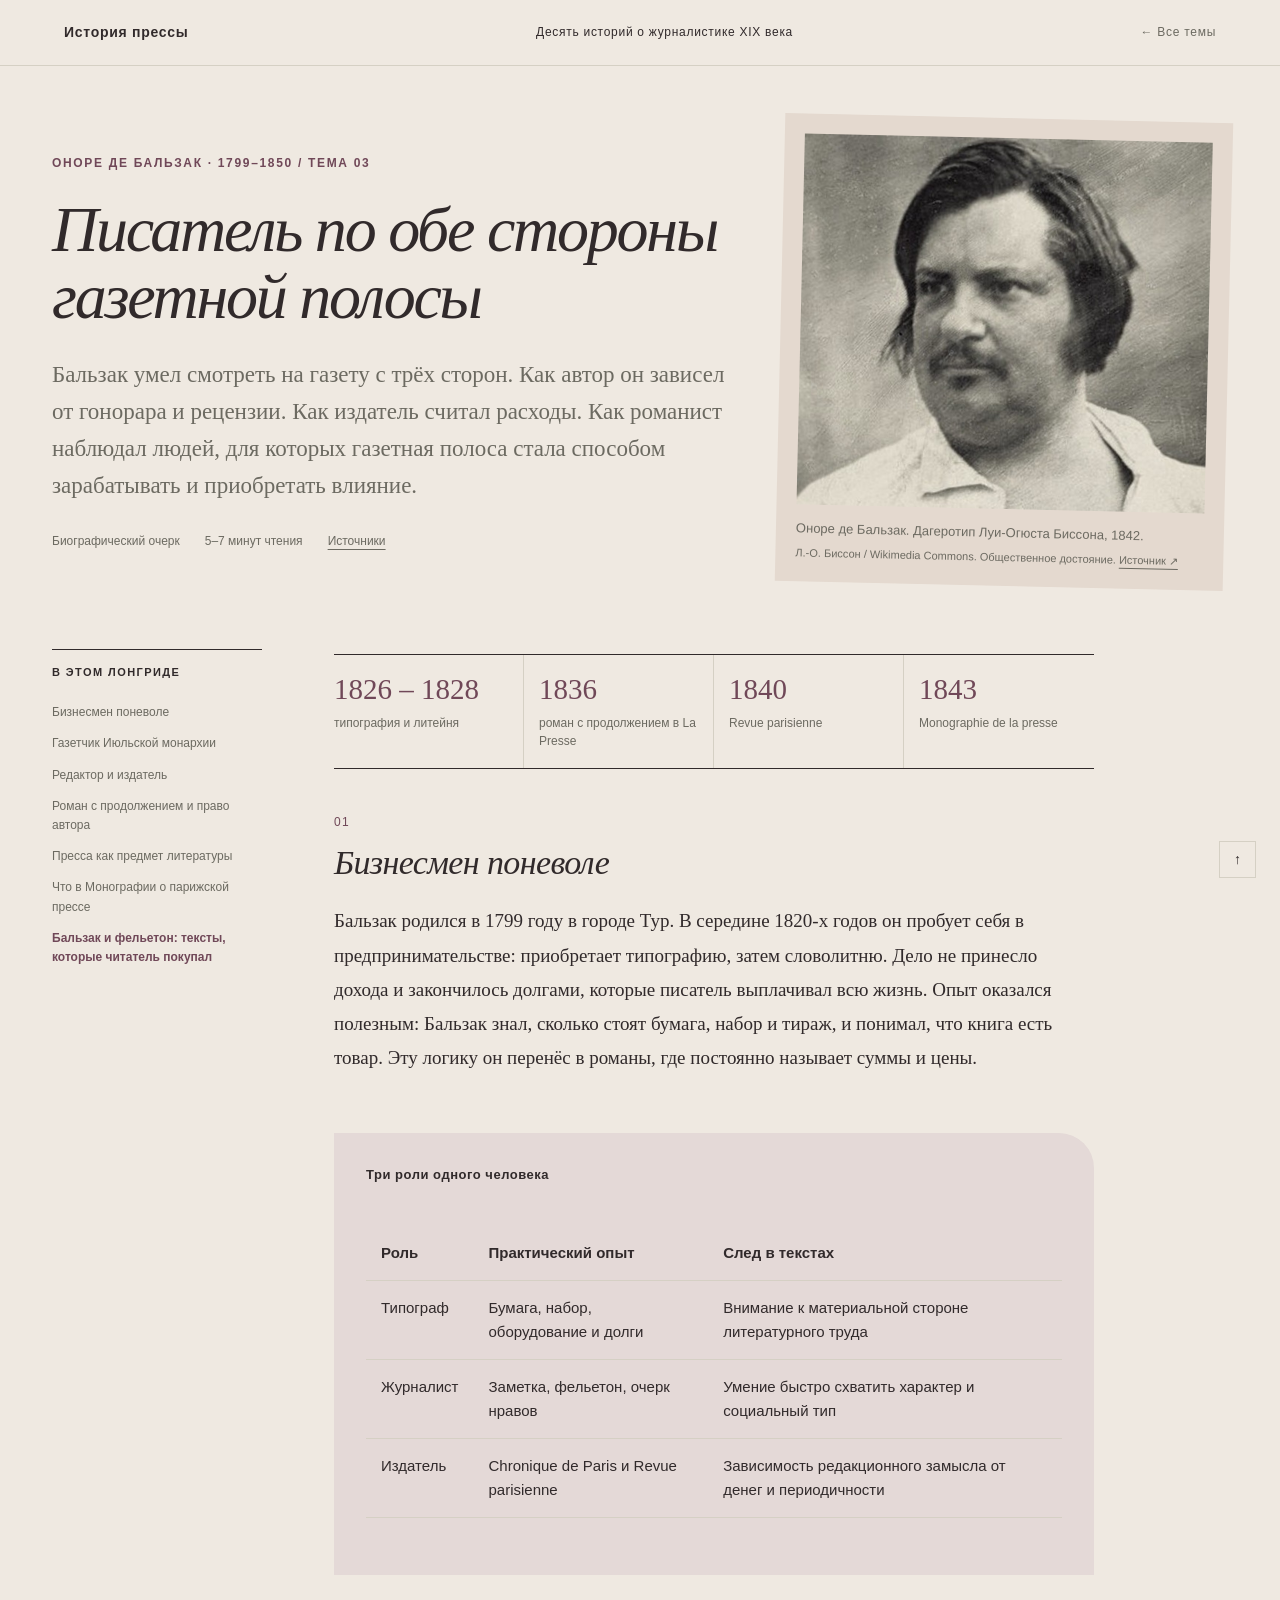
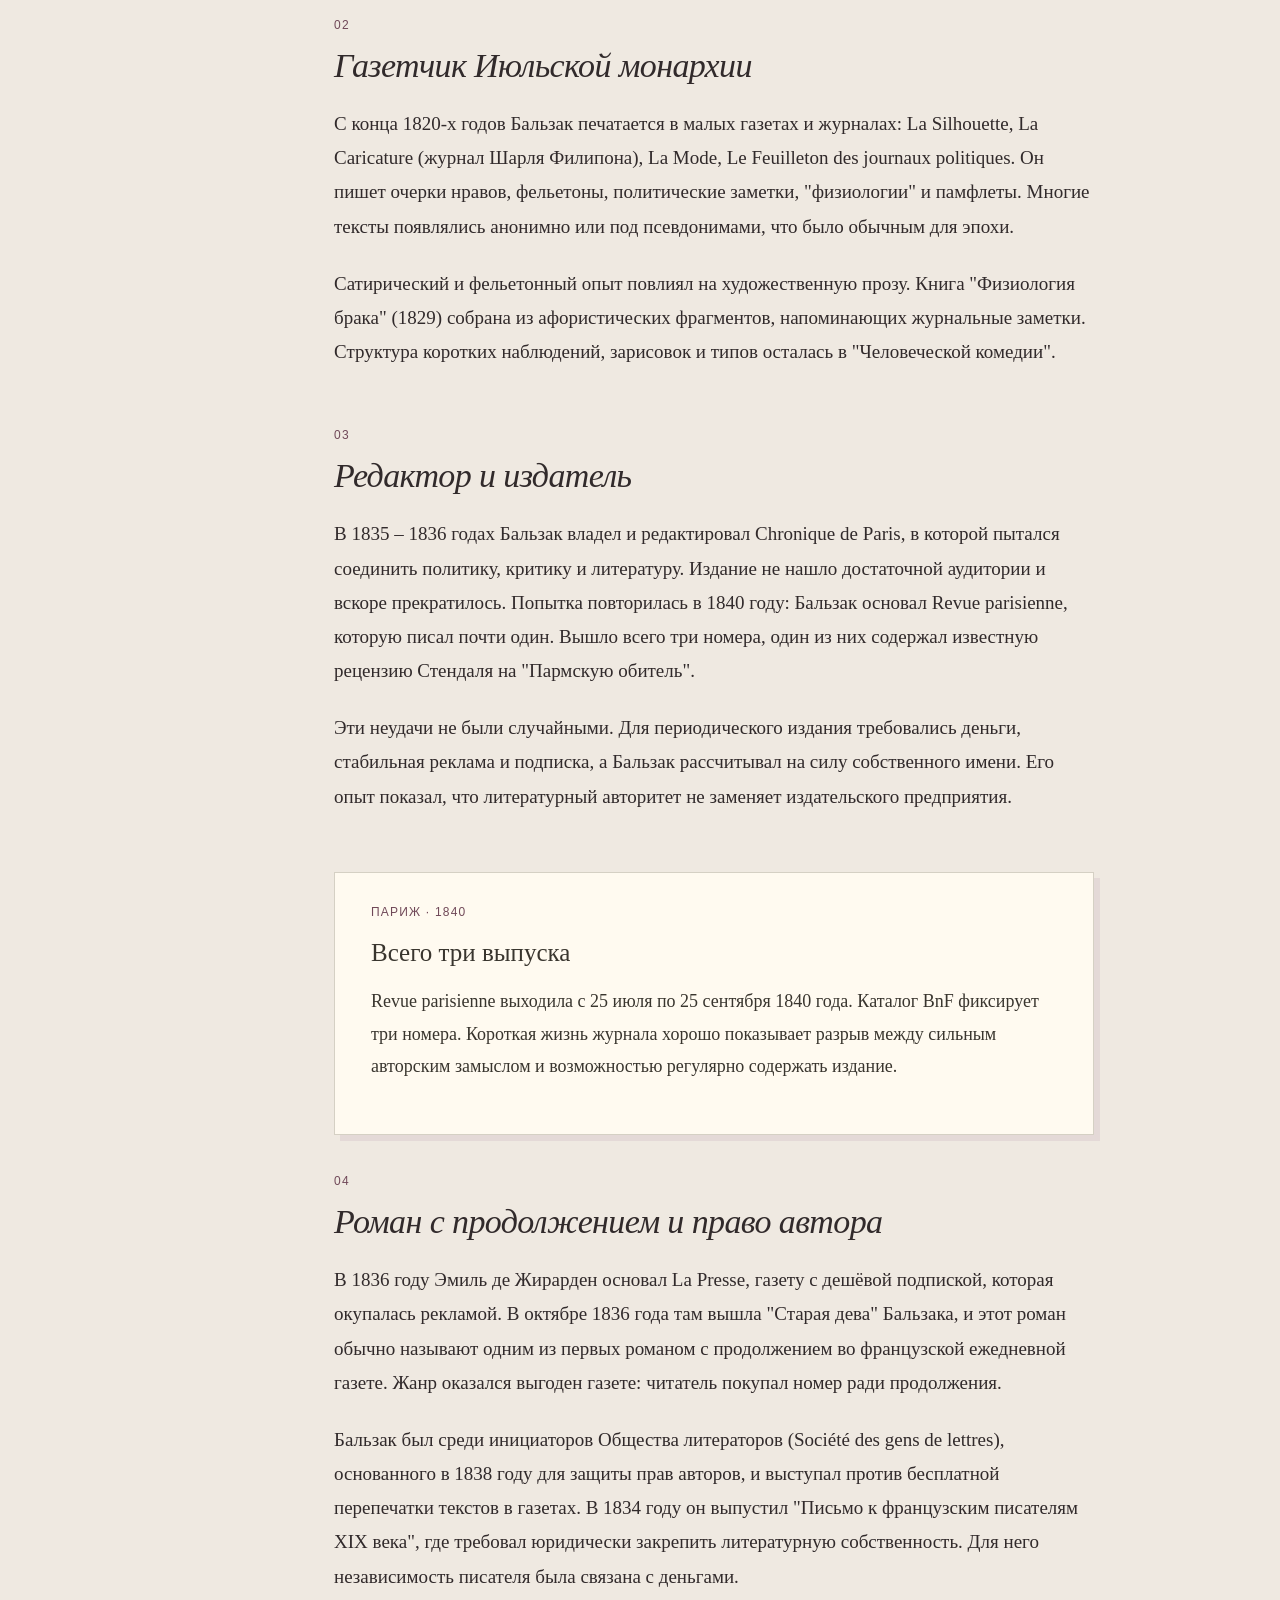
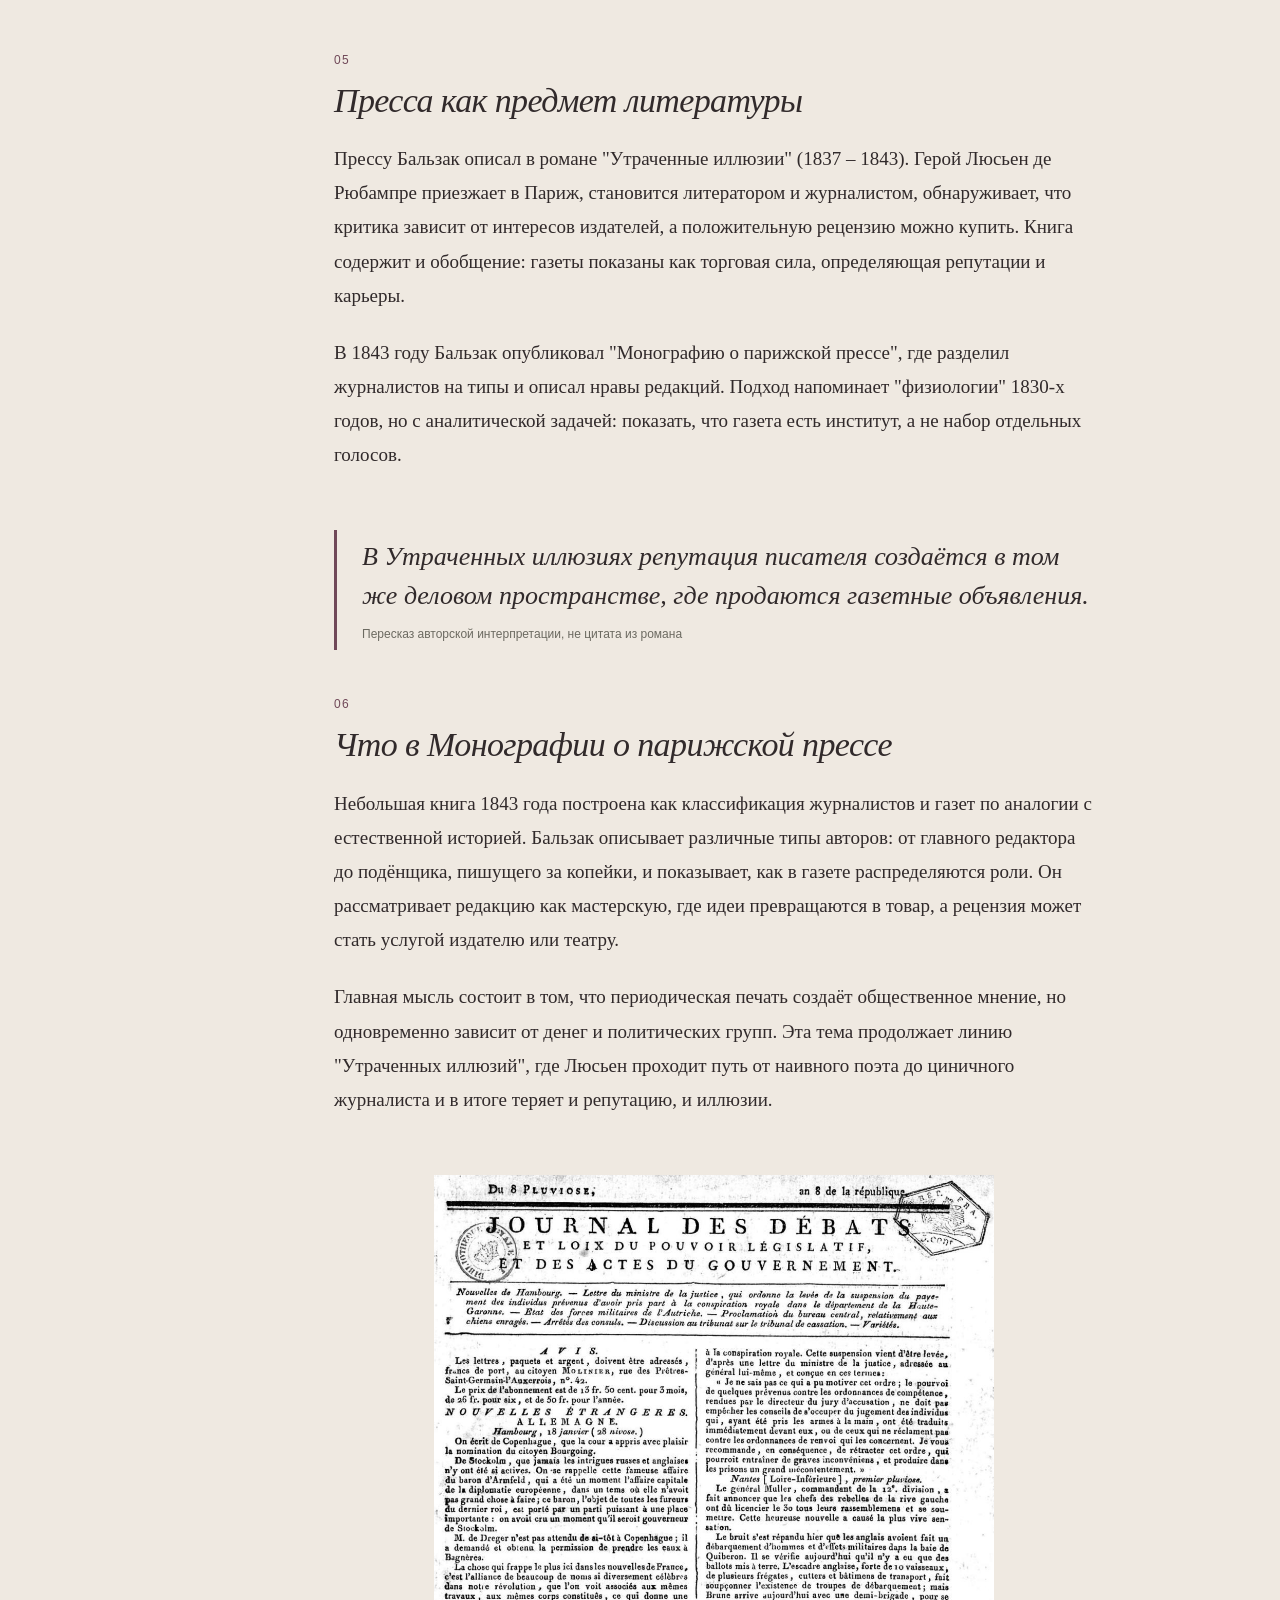
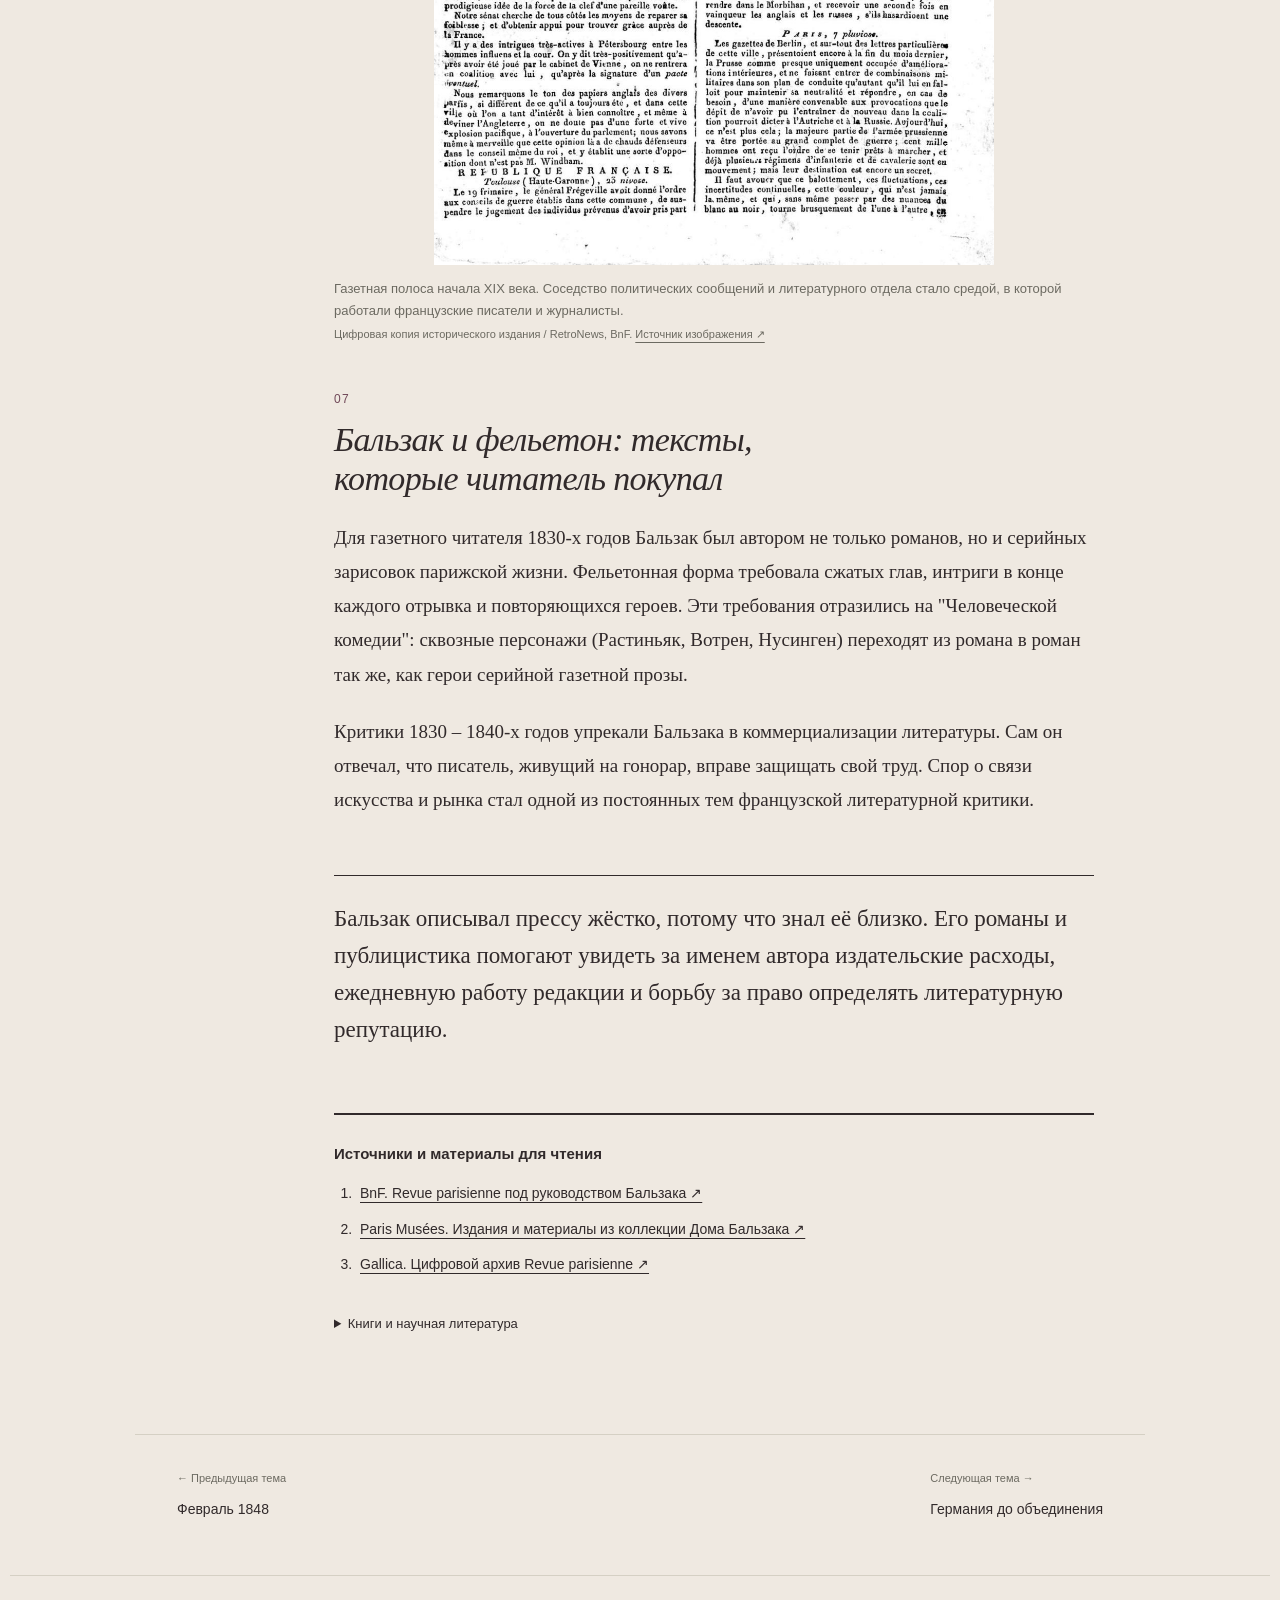
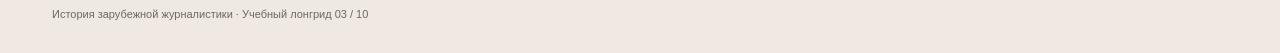
<file: 03-balzac-zhurnalist.html>
<!doctype html><html lang="ru"><head><meta charset="utf-8"><meta name="viewport" content="width=device-width, initial-scale=1"><meta name="description" content="Писатель, типограф, редактор и критик прессы. Личный опыт, из которого выросли Утраченные иллюзии."><title>Бальзак · История прессы</title><link rel="stylesheet" href="site.css"><script src="site.js" defer></script></head><body class="t3" id="top"><a class="skip" href="#article">Перейти к тексту</a><div id="progress" aria-hidden="true"></div><nav class="topbar" aria-label="Главная навигация"><a href="index.html"><strong>История прессы</strong></a><span class="edition">Десять историй о журналистике XIX века</span><a class="back" href="index.html">← Все темы</a></nav><header class="hero"><div class="hero-copy"><p class="kicker">Оноре де Бальзак · 1799–1850 / Тема 03</p><h1>Писатель по обе стороны газетной полосы</h1><p class="lead">Бальзак умел смотреть на газету с трёх сторон. Как автор он зависел от гонорара и рецензии. Как издатель считал расходы. Как романист наблюдал людей, для которых газетная полоса стала способом зарабатывать и приобретать влияние.</p><div class="meta"><span>Биографический очерк</span><span>5–7 минут чтения</span><a href="#sources">Источники</a></div></div><figure class="hero-visual"><img src="balzac.jpg" alt="Оноре де Бальзак. Дагеротип Луи-Огюста Биссона, 1842." fetchpriority="high"><figcaption>Оноре де Бальзак. Дагеротип Луи-Огюста Биссона, 1842.<span class="credit">Л.-О. Биссон / Wikimedia Commons. Общественное достояние. <a href="https://commons.wikimedia.org/wiki/File:Honor%C3%A9_de_Balzac_(1842)_Detail.jpg" target="_blank">Источник ↗</a></span></figcaption></figure></header><div class="reading"><aside class="toc" aria-label="Содержание"><h2>В этом лонгриде</h2><ol><li><a href="#s1">Бизнесмен поневоле</a></li><li><a href="#s2">Газетчик Июльской монархии</a></li><li><a href="#s3">Редактор и издатель</a></li><li><a href="#s4">Роман с продолжением и право автора</a></li><li><a href="#s5">Пресса как предмет литературы</a></li><li><a href="#s6">Что в Монографии о парижской прессе</a></li><li><a href="#s7">Бальзак и фельетон: тексты, которые читатель покупал</a></li></ol></aside><main class="story" id="article"><div class="facts"><div class="fact"><b>1826 – 1828</b><span>типография и литейня</span></div><div class="fact"><b>1836</b><span>роман с продолжением в La Presse</span></div><div class="fact"><b>1840</b><span>Revue parisienne</span></div><div class="fact"><b>1843</b><span>Monographie de la presse</span></div></div><section id="s1"><h2><span class="section-no">01</span>Бизнесмен поневоле</h2><p>Бальзак родился в 1799 году в городе Тур. В середине 1820-х годов он пробует себя в предпринимательстве: приобретает типографию, затем словолитню. Дело не принесло дохода и закончилось долгами, которые писатель выплачивал всю жизнь. Опыт оказался полезным: Бальзак знал, сколько стоят бумага, набор и тираж, и понимал, что книга есть товар. Эту логику он перенёс в романы, где постоянно называет суммы и цены.</p></section><aside class="feature"><h3>Три роли одного человека</h3><div class="table-wrap"><table class="comparison"><thead><tr><th scope="col">Роль</th><th scope="col">Практический опыт</th><th scope="col">След в текстах</th></tr></thead><tbody><tr><td>Типограф</td><td>Бумага, набор, оборудование и долги</td><td>Внимание к материальной стороне литературного труда</td></tr><tr><td>Журналист</td><td>Заметка, фельетон, очерк нравов</td><td>Умение быстро схватить характер и социальный тип</td></tr><tr><td>Издатель</td><td>Chronique de Paris и Revue parisienne</td><td>Зависимость редакционного замысла от денег и периодичности</td></tr></tbody></table></div></aside><section id="s2"><h2><span class="section-no">02</span>Газетчик Июльской монархии</h2><p>С конца 1820-х годов Бальзак печатается в малых газетах и журналах: La Silhouette, La Caricature (журнал Шарля Филипона), La Mode, Le Feuilleton des journaux politiques. Он пишет очерки нравов, фельетоны, политические заметки, "физиологии" и памфлеты. Многие тексты появлялись анонимно или под псевдонимами, что было обычным для эпохи.</p><p>Сатирический и фельетонный опыт повлиял на художественную прозу. Книга "Физиология брака" (1829) собрана из афористических фрагментов, напоминающих журнальные заметки. Структура коротких наблюдений, зарисовок и типов осталась в "Человеческой комедии".</p></section><section id="s3"><h2><span class="section-no">03</span>Редактор и издатель</h2><p>В 1835 – 1836 годах Бальзак владел и редактировал Chronique de Paris, в которой пытался соединить политику, критику и литературу. Издание не нашло достаточной аудитории и вскоре прекратилось. Попытка повторилась в 1840 году: Бальзак основал Revue parisienne, которую писал почти один. Вышло всего три номера, один из них содержал известную рецензию Стендаля на "Пармскую обитель".</p><p>Эти неудачи не были случайными. Для периодического издания требовались деньги, стабильная реклама и подписка, а Бальзак рассчитывал на силу собственного имени. Его опыт показал, что литературный авторитет не заменяет издательского предприятия.</p></section><aside class="letter"><div class="date">ПАРИЖ · 1840</div><h3>Всего три выпуска</h3><p>Revue parisienne выходила с 25 июля по 25 сентября 1840 года. Каталог BnF фиксирует три номера. Короткая жизнь журнала хорошо показывает разрыв между сильным авторским замыслом и возможностью регулярно содержать издание.</p></aside><section id="s4"><h2><span class="section-no">04</span>Роман с продолжением и право автора</h2><p>В 1836 году Эмиль де Жирарден основал La Presse, газету с дешёвой подпиской, которая окупалась рекламой. В октябре 1836 года там вышла "Старая дева" Бальзака, и этот роман обычно называют одним из первых романом с продолжением во французской ежедневной газете. Жанр оказался выгоден газете: читатель покупал номер ради продолжения.</p><p>Бальзак был среди инициаторов Общества литераторов (Société des gens de lettres), основанного в 1838 году для защиты прав авторов, и выступал против бесплатной перепечатки текстов в газетах. В 1834 году он выпустил "Письмо к французским писателям XIX века", где требовал юридически закрепить литературную собственность. Для него независимость писателя была связана с деньгами.</p></section><section id="s5"><h2><span class="section-no">05</span>Пресса как предмет литературы</h2><p>Прессу Бальзак описал в романе "Утраченные иллюзии" (1837 – 1843). Герой Люсьен де Рюбампре приезжает в Париж, становится литератором и журналистом, обнаруживает, что критика зависит от интересов издателей, а положительную рецензию можно купить. Книга содержит и обобщение: газеты показаны как торговая сила, определяющая репутации и карьеры.</p><p>В 1843 году Бальзак опубликовал "Монографию о парижской прессе", где разделил журналистов на типы и описал нравы редакций. Подход напоминает "физиологии" 1830-х годов, но с аналитической задачей: показать, что газета есть институт, а не набор отдельных голосов.</p></section><aside class="pull">В Утраченных иллюзиях репутация писателя создаётся в том же деловом пространстве, где продаются газетные объявления.<small>Пересказ авторской интерпретации, не цитата из романа</small></aside><section id="s6"><h2><span class="section-no">06</span>Что в Монографии о парижской прессе</h2><p>Небольшая книга 1843 года построена как классификация журналистов и газет по аналогии с естественной историей. Бальзак описывает различные типы авторов: от главного редактора до подёнщика, пишущего за копейки, и показывает, как в газете распределяются роли. Он рассматривает редакцию как мастерскую, где идеи превращаются в товар, а рецензия может стать услугой издателю или театру.</p><p>Главная мысль состоит в том, что периодическая печать создаёт общественное мнение, но одновременно зависит от денег и политических групп. Эта тема продолжает линию "Утраченных иллюзий", где Люсьен проходит путь от наивного поэта до циничного журналиста и в итоге теряет и репутацию, и иллюзии.</p></section><figure class="figure "><a href="debats.jpg" target="_blank" aria-label="Открыть изображение крупнее"><img src="debats.jpg" alt="Газетная полоса начала XIX века. Соседство политических сообщений и литературного отдела стало средой, в которой работали французские писатели и журналисты." loading="lazy" decoding="async"></a><figcaption>Газетная полоса начала XIX века. Соседство политических сообщений и литературного отдела стало средой, в которой работали французские писатели и журналисты.<span class="credit">Цифровая копия исторического издания / RetroNews, BnF. <a href="https://www.retronews.fr/journaux/journal-des-debats-et-des-decrets" target="_blank">Источник изображения ↗</a></span></figcaption></figure><section id="s7"><h2><span class="section-no">07</span>Бальзак и фельетон: тексты, которые читатель покупал</h2><p>Для газетного читателя 1830-х годов Бальзак был автором не только романов, но и серийных зарисовок парижской жизни. Фельетонная форма требовала сжатых глав, интриги в конце каждого отрывка и повторяющихся героев. Эти требования отразились на "Человеческой комедии": сквозные персонажи (Растиньяк, Вотрен, Нусинген) переходят из романа в роман так же, как герои серийной газетной прозы.</p><p>Критики 1830 – 1840-х годов упрекали Бальзака в коммерциализации литературы. Сам он отвечал, что писатель, живущий на гонорар, вправе защищать свой труд. Спор о связи искусства и рынка стал одной из постоянных тем французской литературной критики.</p></section><p class="ending">Бальзак описывал прессу жёстко, потому что знал её близко. Его романы и публицистика помогают увидеть за именем автора издательские расходы, ежедневную работу редакции и борьбу за право определять литературную репутацию.</p><div class="sources" id="sources"><h2>Источники и материалы для чтения</h2><ol><li><a href="https://catalogue.bnf.fr/ark:/12148/cb328610355" target="_blank">BnF. Revue parisienne под руководством Бальзака ↗</a></li><li><a href="https://www.parismuseescollections.paris.fr/fr/recherche/type/oeuvre/ET/auteur/Balzac%2C%20Honor%C3%A9%20de" target="_blank">Paris Musées. Издания и материалы из коллекции Дома Бальзака ↗</a></li><li><a href="https://gallica.bnf.fr/ark:/12148/cb328610355/date" target="_blank">Gallica. Цифровой архив Revue parisienne ↗</a></li></ol><details><summary>Книги и научная литература</summary><ol><li>Balzac H. de. Illusions perdues. Paris, 1837 – 1843.</li><li>Balzac H. de. Monographie de la presse parisienne. Paris, 1843.</li><li>Thérenty M.-È. La littérature au quotidien: poétiques journalistiques au XIXe siècle. Paris: Seuil, 2007.</li><li>Maurois A. Prométhée ou la vie de Balzac. Paris: Hachette, 1965.</li><li>Реизов Б. Г. Бальзак. Л.: Худож. лит., 1960.</li></ol></details></div></main></div><nav class="next-story" aria-label="Другие лонгриды"><a href="02-fevral-1848-i-pressa.html"><small>← Предыдущая тема</small>Февраль 1848</a><a href="04-nemeckie-zemli-nachalo-xix.html"><small>Следующая тема →</small>Германия до объединения</a></nav><footer class="footer">История зарубежной журналистики · Учебный лонгрид 03 / 10</footer><a class="to-top" href="#top" aria-label="Вернуться к началу">↑</a></body></html>
</file>
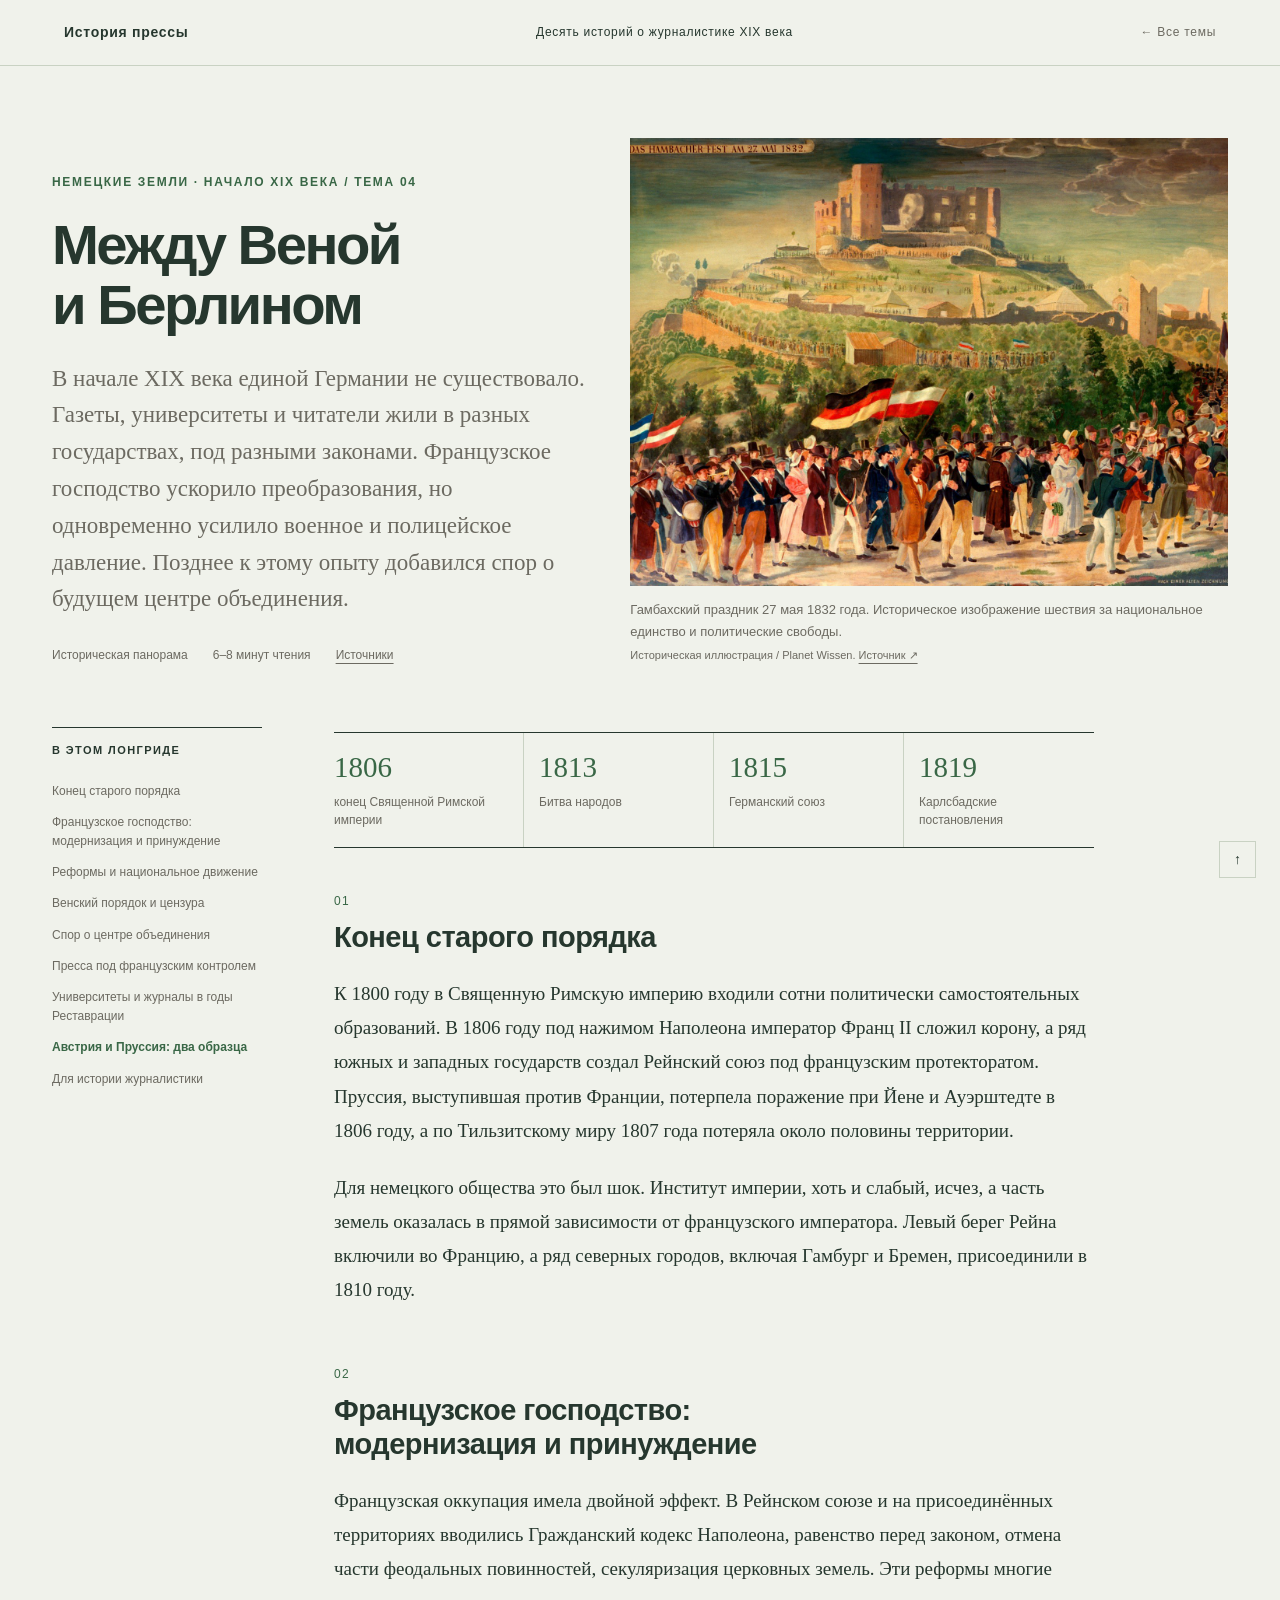
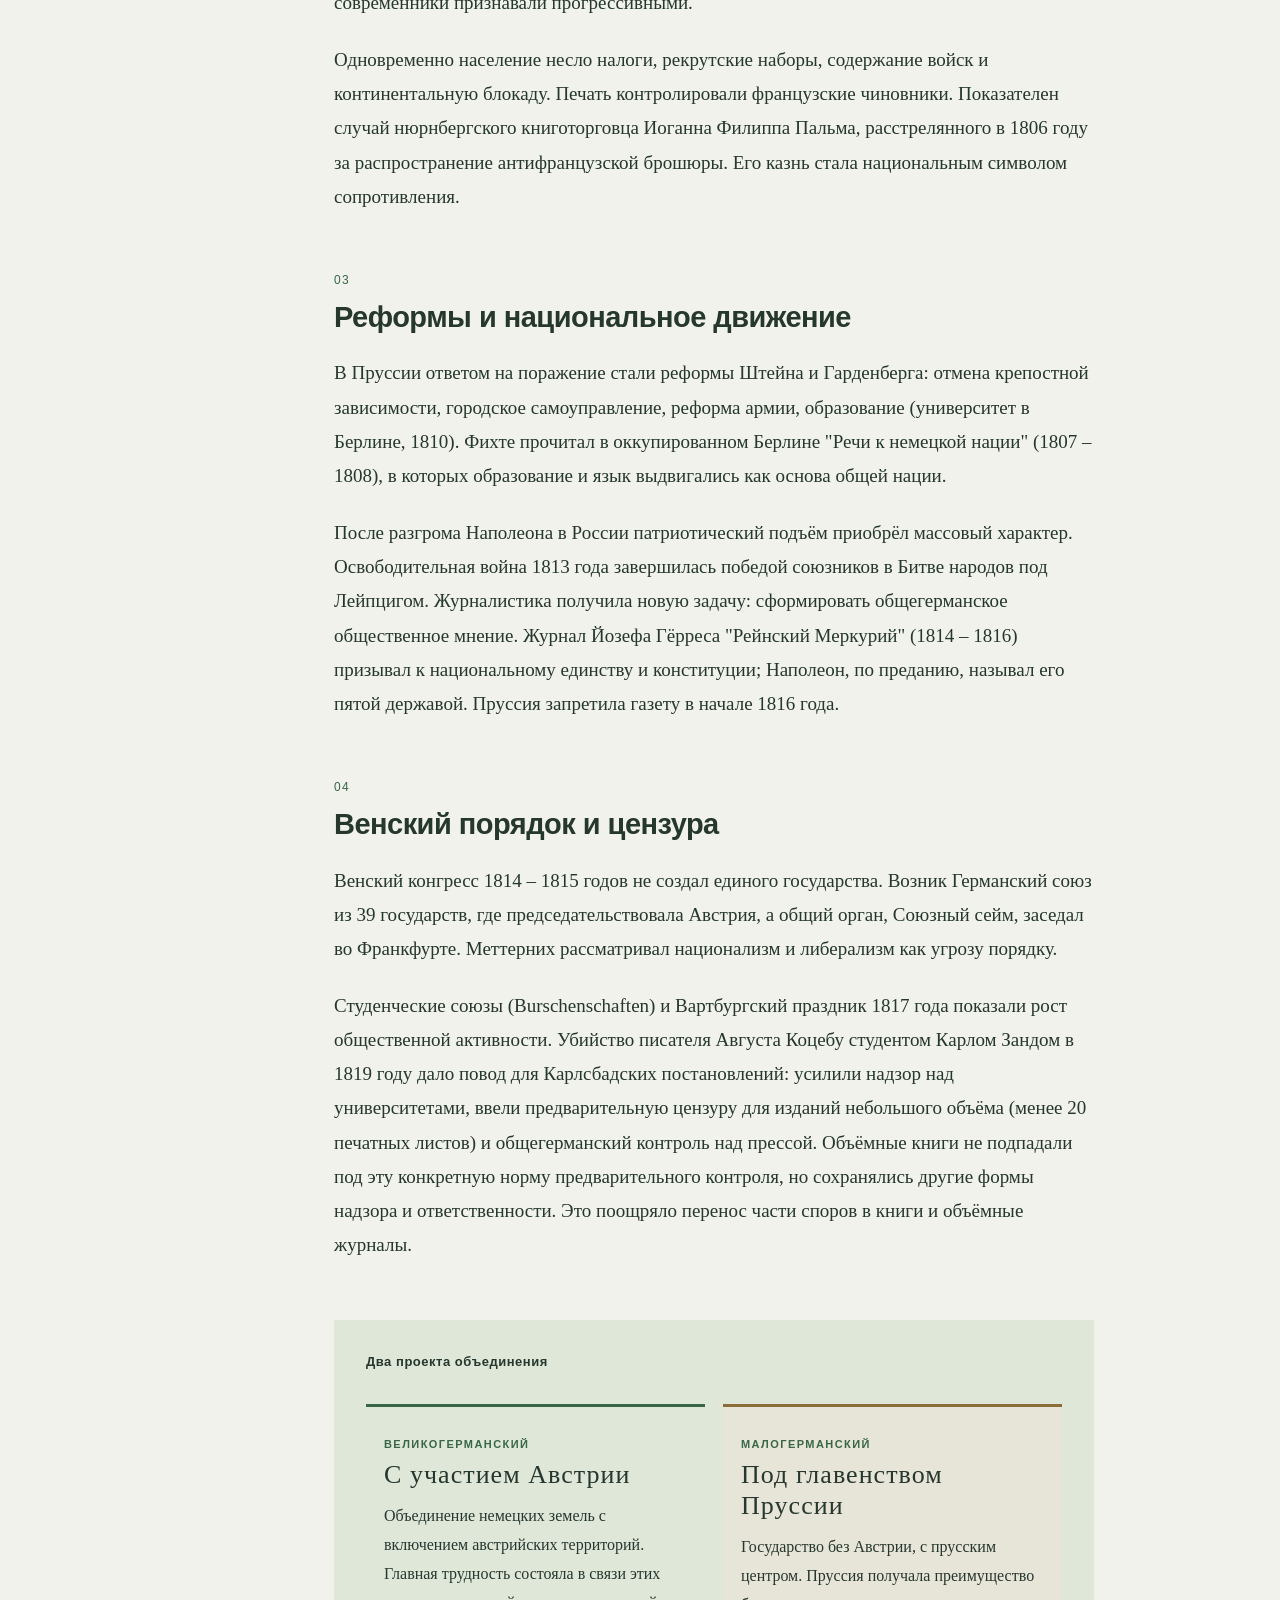
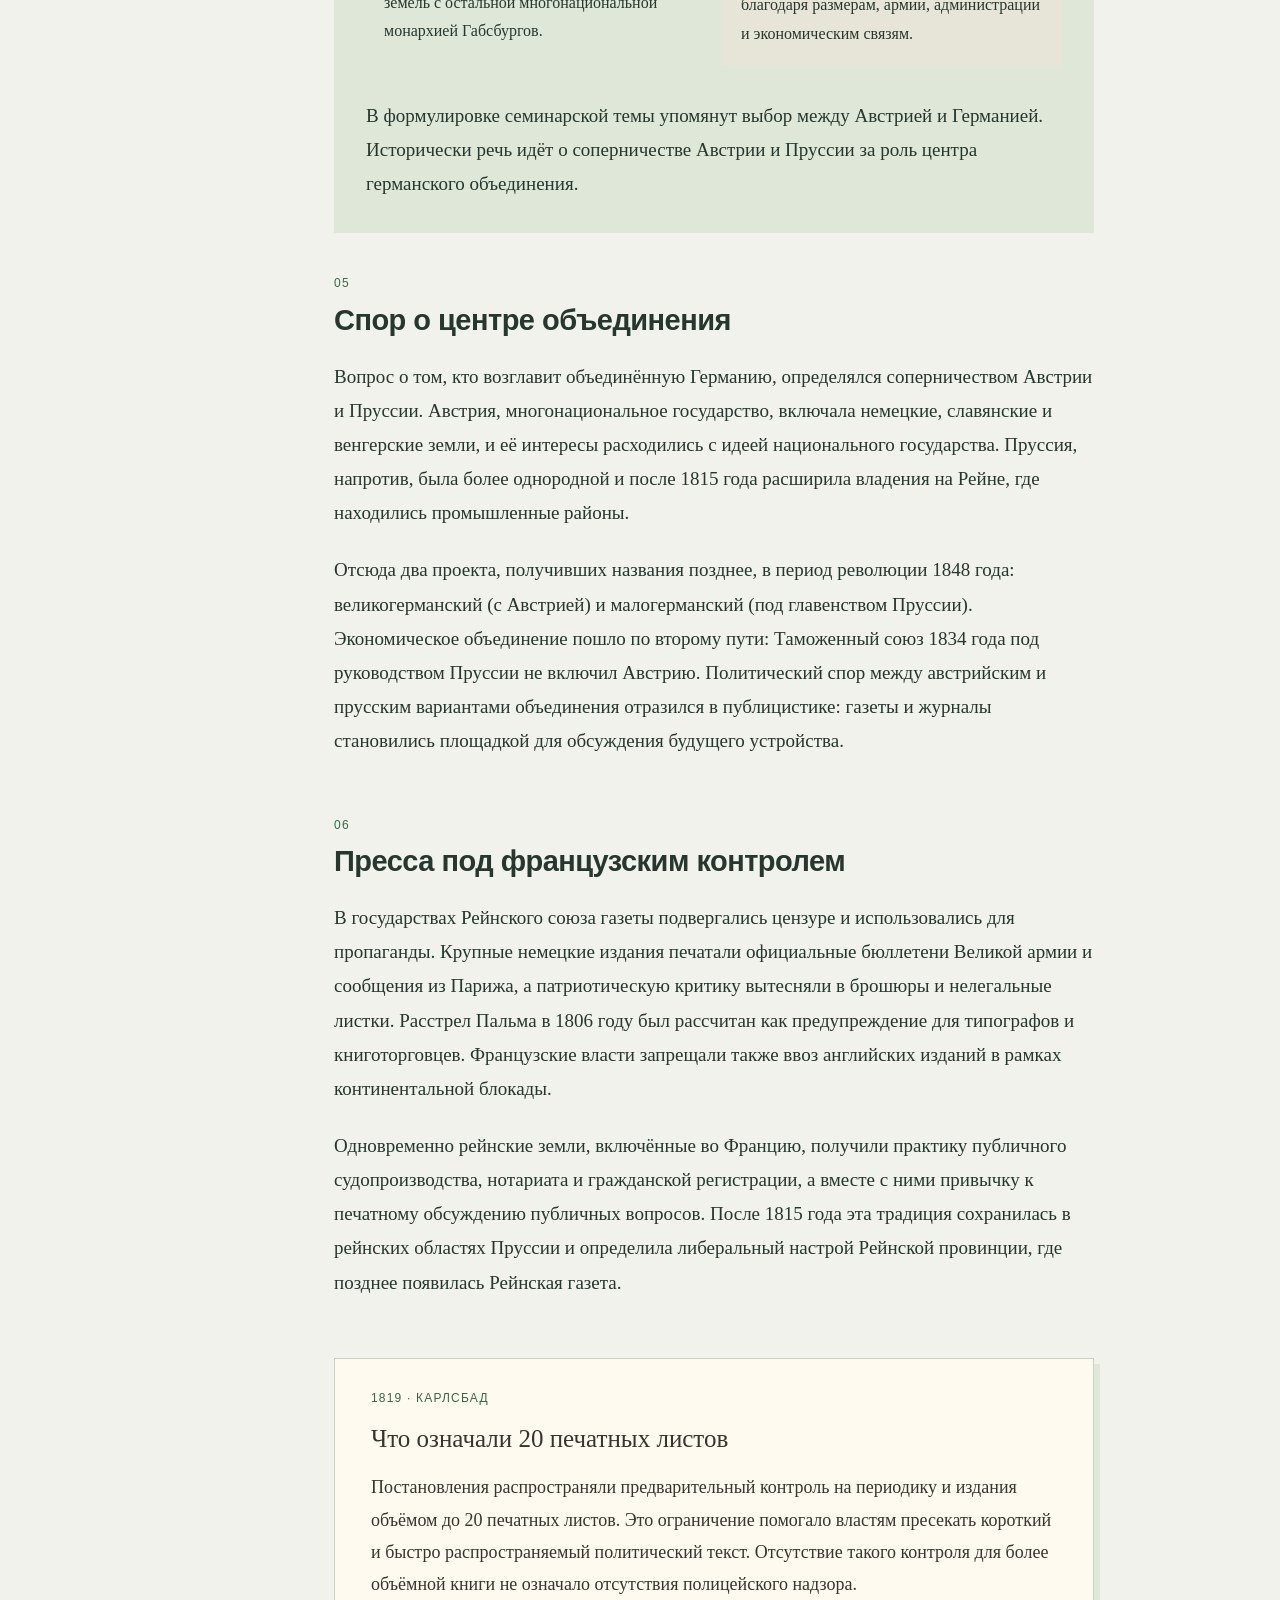
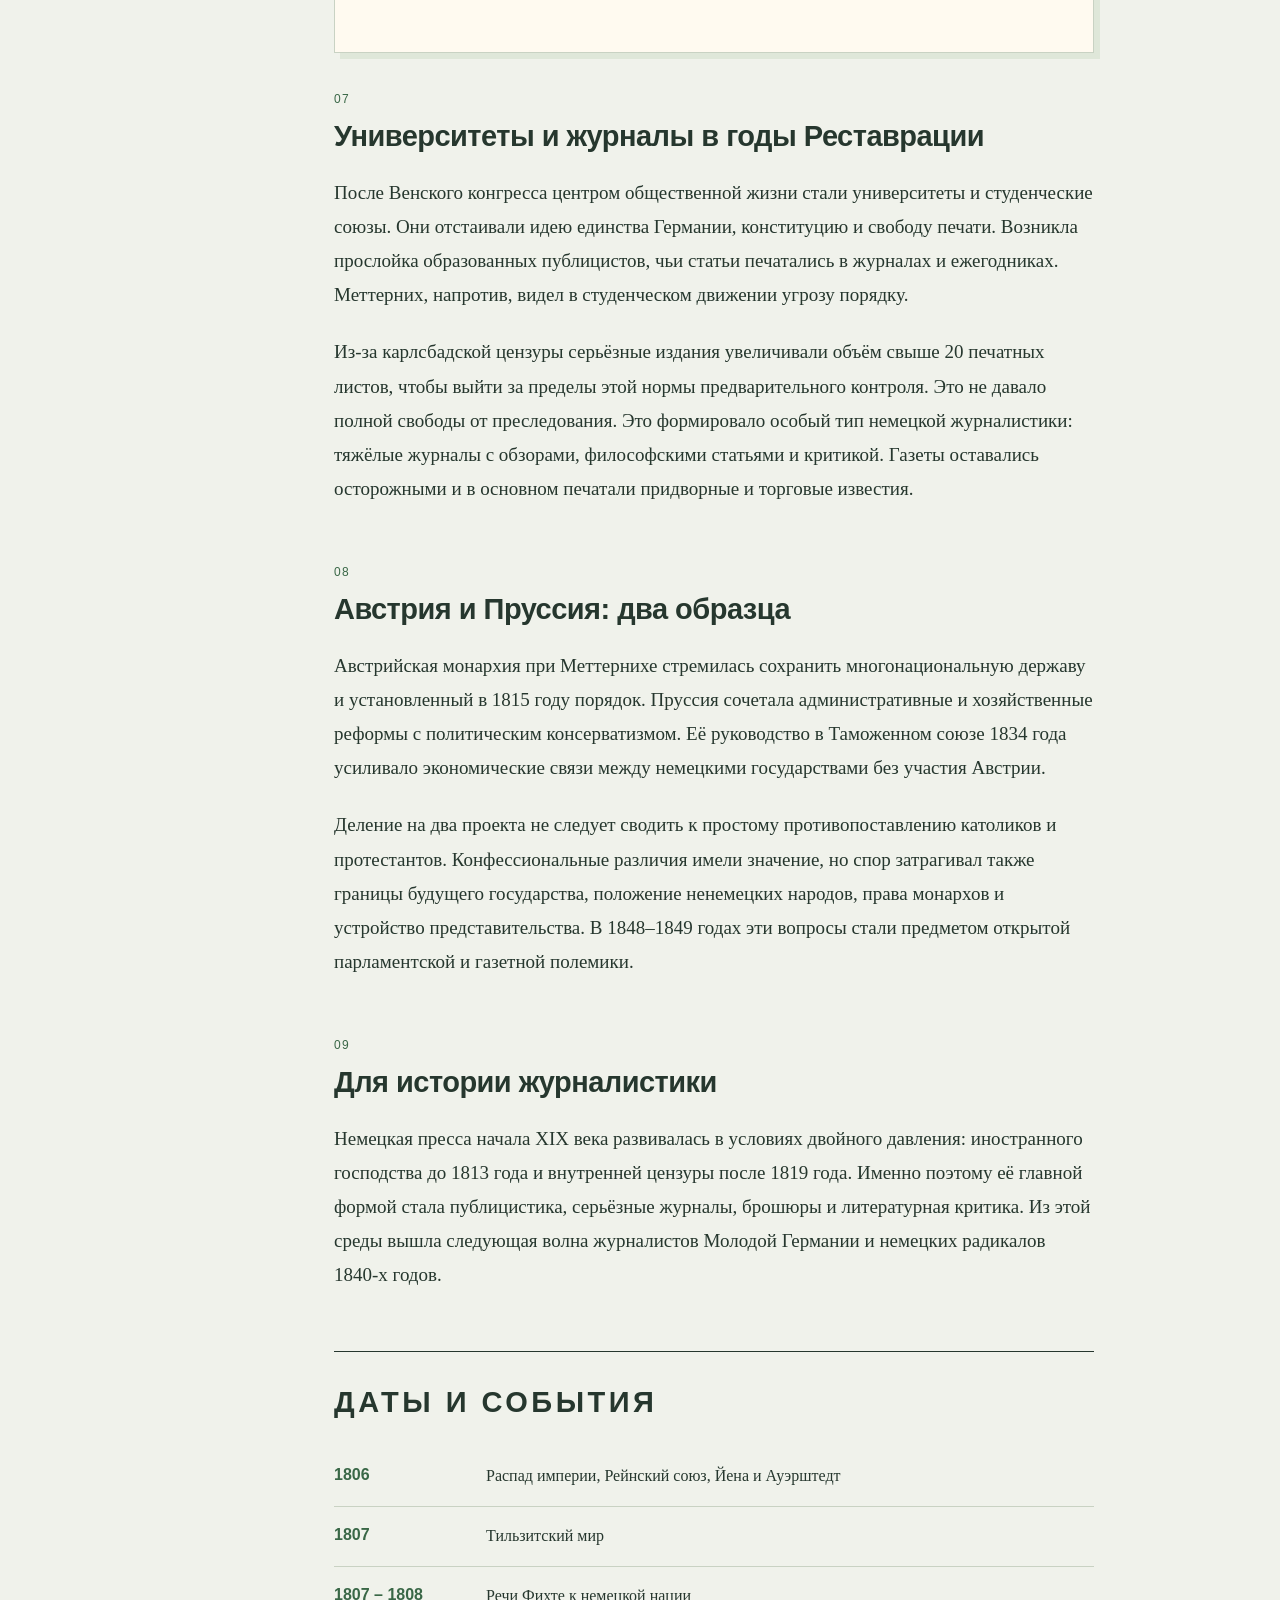
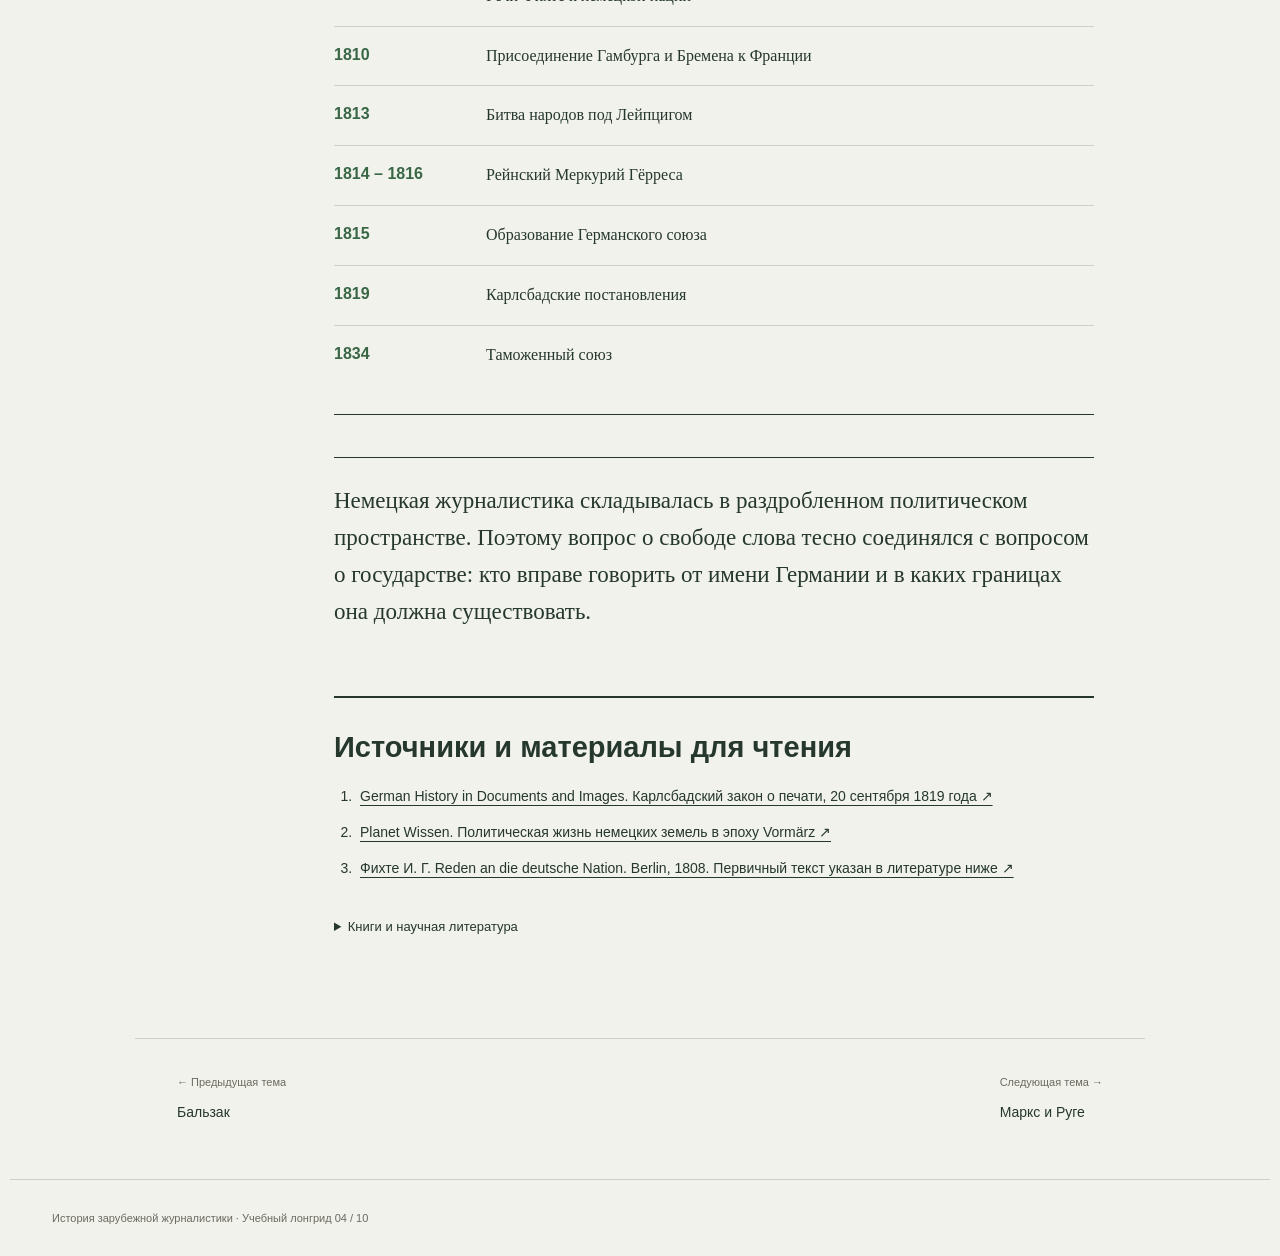
<file: 04-nemeckie-zemli-nachalo-xix.html>
<!doctype html><html lang="ru"><head><meta charset="utf-8"><meta name="viewport" content="width=device-width, initial-scale=1"><meta name="description" content="Французское господство, реформы, цензура и спор об австрийском или прусском пути объединения."><title>Германия до объединения · История прессы</title><link rel="stylesheet" href="site.css"><script src="site.js" defer></script></head><body class="t4" id="top"><a class="skip" href="#article">Перейти к тексту</a><div id="progress" aria-hidden="true"></div><nav class="topbar" aria-label="Главная навигация"><a href="index.html"><strong>История прессы</strong></a><span class="edition">Десять историй о журналистике XIX века</span><a class="back" href="index.html">← Все темы</a></nav><header class="hero"><div class="hero-copy"><p class="kicker">Немецкие земли · Начало XIX века / Тема 04</p><h1>Между Веной и Берлином</h1><p class="lead">В начале XIX века единой Германии не существовало. Газеты, университеты и читатели жили в разных государствах, под разными законами. Французское господство ускорило преобразования, но одновременно усилило военное и полицейское давление. Позднее к этому опыту добавился спор о будущем центре объединения.</p><div class="meta"><span>Историческая панорама</span><span>6–8 минут чтения</span><a href="#sources">Источники</a></div></div><figure class="hero-visual"><img src="hambach.jpg" alt="Гамбахский праздник 27 мая 1832 года. Историческое изображение шествия за национальное единство и политические свободы." fetchpriority="high"><figcaption>Гамбахский праздник 27 мая 1832 года. Историческое изображение шествия за национальное единство и политические свободы.<span class="credit">Историческая иллюстрация / Planet Wissen. <a href="https://www.planet-wissen.de/geschichte/deutsche_geschichte/deutsche_revolution/deutsche-revolution-vormaerz-100.html" target="_blank">Источник ↗</a></span></figcaption></figure></header><div class="reading"><aside class="toc" aria-label="Содержание"><h2>В этом лонгриде</h2><ol><li><a href="#s1">Конец старого порядка</a></li><li><a href="#s2">Французское господство: модернизация и принуждение</a></li><li><a href="#s3">Реформы и национальное движение</a></li><li><a href="#s4">Венский порядок и цензура</a></li><li><a href="#s5">Спор о центре объединения</a></li><li><a href="#s6">Пресса под французским контролем</a></li><li><a href="#s7">Университеты и журналы в годы Реставрации</a></li><li><a href="#s8">Австрия и Пруссия: два образца</a></li><li><a href="#s9">Для истории журналистики</a></li></ol></aside><main class="story" id="article"><div class="facts"><div class="fact"><b>1806</b><span>конец Священной Римской империи</span></div><div class="fact"><b>1813</b><span>Битва народов</span></div><div class="fact"><b>1815</b><span>Германский союз</span></div><div class="fact"><b>1819</b><span>Карлсбадские постановления</span></div></div><section id="s1"><h2><span class="section-no">01</span>Конец старого порядка</h2><p>К 1800 году в Священную Римскую империю входили сотни политически самостоятельных образований. В 1806 году под нажимом Наполеона император Франц II сложил корону, а ряд южных и западных государств создал Рейнский союз под французским протекторатом. Пруссия, выступившая против Франции, потерпела поражение при Йене и Ауэрштедте в 1806 году, а по Тильзитскому миру 1807 года потеряла около половины территории.</p><p>Для немецкого общества это был шок. Институт империи, хоть и слабый, исчез, а часть земель оказалась в прямой зависимости от французского императора. Левый берег Рейна включили во Францию, а ряд северных городов, включая Гамбург и Бремен, присоединили в 1810 году.</p></section><section id="s2"><h2><span class="section-no">02</span>Французское господство: модернизация и принуждение</h2><p>Французская оккупация имела двойной эффект. В Рейнском союзе и на присоединённых территориях вводились Гражданский кодекс Наполеона, равенство перед законом, отмена части феодальных повинностей, секуляризация церковных земель. Эти реформы многие современники признавали прогрессивными.</p><p>Одновременно население несло налоги, рекрутские наборы, содержание войск и континентальную блокаду. Печать контролировали французские чиновники. Показателен случай нюрнбергского книготорговца Иоганна Филиппа Пальма, расстрелянного в 1806 году за распространение антифранцузской брошюры. Его казнь стала национальным символом сопротивления.</p></section><section id="s3"><h2><span class="section-no">03</span>Реформы и национальное движение</h2><p>В Пруссии ответом на поражение стали реформы Штейна и Гарденберга: отмена крепостной зависимости, городское самоуправление, реформа армии, образование (университет в Берлине, 1810). Фихте прочитал в оккупированном Берлине "Речи к немецкой нации" (1807 – 1808), в которых образование и язык выдвигались как основа общей нации.</p><p>После разгрома Наполеона в России патриотический подъём приобрёл массовый характер. Освободительная война 1813 года завершилась победой союзников в Битве народов под Лейпцигом. Журналистика получила новую задачу: сформировать общегерманское общественное мнение. Журнал Йозефа Гёрреса "Рейнский Меркурий" (1814 – 1816) призывал к национальному единству и конституции; Наполеон, по преданию, называл его пятой державой. Пруссия запретила газету в начале 1816 года.</p></section><section id="s4"><h2><span class="section-no">04</span>Венский порядок и цензура</h2><p>Венский конгресс 1814 – 1815 годов не создал единого государства. Возник Германский союз из 39 государств, где председательствовала Австрия, а общий орган, Союзный сейм, заседал во Франкфурте. Меттерних рассматривал национализм и либерализм как угрозу порядку.</p><p>Студенческие союзы (Burschenschaften) и Вартбургский праздник 1817 года показали рост общественной активности. Убийство писателя Августа Коцебу студентом Карлом Зандом в 1819 году дало повод для Карлсбадских постановлений: усилили надзор над университетами, ввели предварительную цензуру для изданий небольшого объёма (менее 20 печатных листов) и общегерманский контроль над прессой. Объёмные книги не подпадали под эту конкретную норму предварительного контроля, но сохранялись другие формы надзора и ответственности. Это поощряло перенос части споров в книги и объёмные журналы.</p></section><aside class="feature"><h3>Два проекта объединения</h3><div class="duet"><article><span class="small-label">Великогерманский</span><h3>С участием Австрии</h3><p>Объединение немецких земель с включением австрийских территорий. Главная трудность состояла в связи этих земель с остальной многонациональной монархией Габсбургов.</p></article><article><span class="small-label">Малогерманский</span><h3>Под главенством Пруссии</h3><p>Государство без Австрии, с прусским центром. Пруссия получала преимущество благодаря размерам, армии, администрации и экономическим связям.</p></article></div><p>В формулировке семинарской темы упомянут выбор между Австрией и Германией. Исторически речь идёт о соперничестве Австрии и Пруссии за роль центра германского объединения.</p></aside><section id="s5"><h2><span class="section-no">05</span>Спор о центре объединения</h2><p>Вопрос о том, кто возглавит объединённую Германию, определялся соперничеством Австрии и Пруссии. Австрия, многонациональное государство, включала немецкие, славянские и венгерские земли, и её интересы расходились с идеей национального государства. Пруссия, напротив, была более однородной и после 1815 года расширила владения на Рейне, где находились промышленные районы.</p><p>Отсюда два проекта, получивших названия позднее, в период революции 1848 года: великогерманский (с Австрией) и малогерманский (под главенством Пруссии). Экономическое объединение пошло по второму пути: Таможенный союз 1834 года под руководством Пруссии не включил Австрию. Политический спор между австрийским и прусским вариантами объединения отразился в публицистике: газеты и журналы становились площадкой для обсуждения будущего устройства.</p></section><section id="s6"><h2><span class="section-no">06</span>Пресса под французским контролем</h2><p>В государствах Рейнского союза газеты подвергались цензуре и использовались для пропаганды. Крупные немецкие издания печатали официальные бюллетени Великой армии и сообщения из Парижа, а патриотическую критику вытесняли в брошюры и нелегальные листки. Расстрел Пальма в 1806 году был рассчитан как предупреждение для типографов и книготорговцев. Французские власти запрещали также ввоз английских изданий в рамках континентальной блокады.</p><p>Одновременно рейнские земли, включённые во Францию, получили практику публичного судопроизводства, нотариата и гражданской регистрации, а вместе с ними привычку к печатному обсуждению публичных вопросов. После 1815 года эта традиция сохранилась в рейнских областях Пруссии и определила либеральный настрой Рейнской провинции, где позднее появилась Рейнская газета.</p></section><aside class="letter"><div class="date">1819 · КАРЛСБАД</div><h3>Что означали 20 печатных листов</h3><p>Постановления распространяли предварительный контроль на периодику и издания объёмом до 20 печатных листов. Это ограничение помогало властям пресекать короткий и быстро распространяемый политический текст. Отсутствие такого контроля для более объёмной книги не означало отсутствия полицейского надзора.</p></aside><section id="s7"><h2><span class="section-no">07</span>Университеты и журналы в годы Реставрации</h2><p>После Венского конгресса центром общественной жизни стали университеты и студенческие союзы. Они отстаивали идею единства Германии, конституцию и свободу печати. Возникла прослойка образованных публицистов, чьи статьи печатались в журналах и ежегодниках. Меттерних, напротив, видел в студенческом движении угрозу порядку.</p><p>Из-за карлсбадской цензуры серьёзные издания увеличивали объём свыше 20 печатных листов, чтобы выйти за пределы этой нормы предварительного контроля. Это не давало полной свободы от преследования. Это формировало особый тип немецкой журналистики: тяжёлые журналы с обзорами, философскими статьями и критикой. Газеты оставались осторожными и в основном печатали придворные и торговые известия.</p></section><section id="s8"><h2><span class="section-no">08</span>Австрия и Пруссия: два образца</h2><p>Австрийская монархия при Меттернихе стремилась сохранить многонациональную державу и установленный в 1815 году порядок. Пруссия сочетала административные и хозяйственные реформы с политическим консерватизмом. Её руководство в Таможенном союзе 1834 года усиливало экономические связи между немецкими государствами без участия Австрии.</p><p>Деление на два проекта не следует сводить к простому противопоставлению католиков и протестантов. Конфессиональные различия имели значение, но спор затрагивал также границы будущего государства, положение ненемецких народов, права монархов и устройство представительства. В 1848–1849 годах эти вопросы стали предметом открытой парламентской и газетной полемики.</p></section><section id="s9"><h2><span class="section-no">09</span>Для истории журналистики</h2><p>Немецкая пресса начала XIX века развивалась в условиях двойного давления: иностранного господства до 1813 года и внутренней цензуры после 1819 года. Именно поэтому её главной формой стала публицистика, серьёзные журналы, брошюры и литературная критика. Из этой среды вышла следующая волна журналистов Молодой Германии и немецких радикалов 1840-х годов.</p></section><div class="timeline"><h2>Даты и события</h2><ol><li><b>1806</b><span>Распад империи, Рейнский союз, Йена и Ауэрштедт</span></li><li><b>1807</b><span>Тильзитский мир</span></li><li><b>1807 – 1808</b><span>Речи Фихте к немецкой нации</span></li><li><b>1810</b><span>Присоединение Гамбурга и Бремена к Франции</span></li><li><b>1813</b><span>Битва народов под Лейпцигом</span></li><li><b>1814 – 1816</b><span>Рейнский Меркурий Гёрреса</span></li><li><b>1815</b><span>Образование Германского союза</span></li><li><b>1819</b><span>Карлсбадские постановления</span></li><li><b>1834</b><span>Таможенный союз</span></li></ol></div><p class="ending">Немецкая журналистика складывалась в раздробленном политическом пространстве. Поэтому вопрос о свободе слова тесно соединялся с вопросом о государстве: кто вправе говорить от имени Германии и в каких границах она должна существовать.</p><div class="sources" id="sources"><h2>Источники и материалы для чтения</h2><ol><li><a href="https://germanhistorydocs.org/en/from-vormaerz-to-prussian-dominance-1815-1866/carlsbad-decrees-confederal-press-law-september-20-1819.pdf" target="_blank">German History in Documents and Images. Карлсбадский закон о печати, 20 сентября 1819 года ↗</a></li><li><a href="https://www.planet-wissen.de/geschichte/deutsche_geschichte/deutsche_revolution/deutsche-revolution-vormaerz-100.html" target="_blank">Planet Wissen. Политическая жизнь немецких земель в эпоху Vormärz ↗</a></li><li><a href="https://de.wikisource.org/wiki/Reden_an_die_deutsche_Nation" target="_blank">Фихте И. Г. Reden an die deutsche Nation. Berlin, 1808. Первичный текст указан в литературе ниже ↗</a></li></ol><details><summary>Книги и научная литература</summary><ol><li>Nipperdey T. Deutsche Geschichte 1800 – 1866: Bürgerwelt und starker Staat. München: C. H. Beck, 1983.</li><li>Wehler H.-U. Deutsche Gesellschaftsgeschichte. Bd. 1 – 2. München: C. H. Beck, 1987.</li><li>Sheehan J. J. German History, 1770 – 1866. Oxford: Clarendon Press, 1989.</li><li>Fichte J. G. Reden an die deutsche Nation. Berlin, 1808.</li></ol></details></div></main></div><nav class="next-story" aria-label="Другие лонгриды"><a href="03-balzac-zhurnalist.html"><small>← Предыдущая тема</small>Бальзак</a><a href="05-marks-i-ruge.html"><small>Следующая тема →</small>Маркс и Руге</a></nav><footer class="footer">История зарубежной журналистики · Учебный лонгрид 04 / 10</footer><a class="to-top" href="#top" aria-label="Вернуться к началу">↑</a></body></html>
</file>
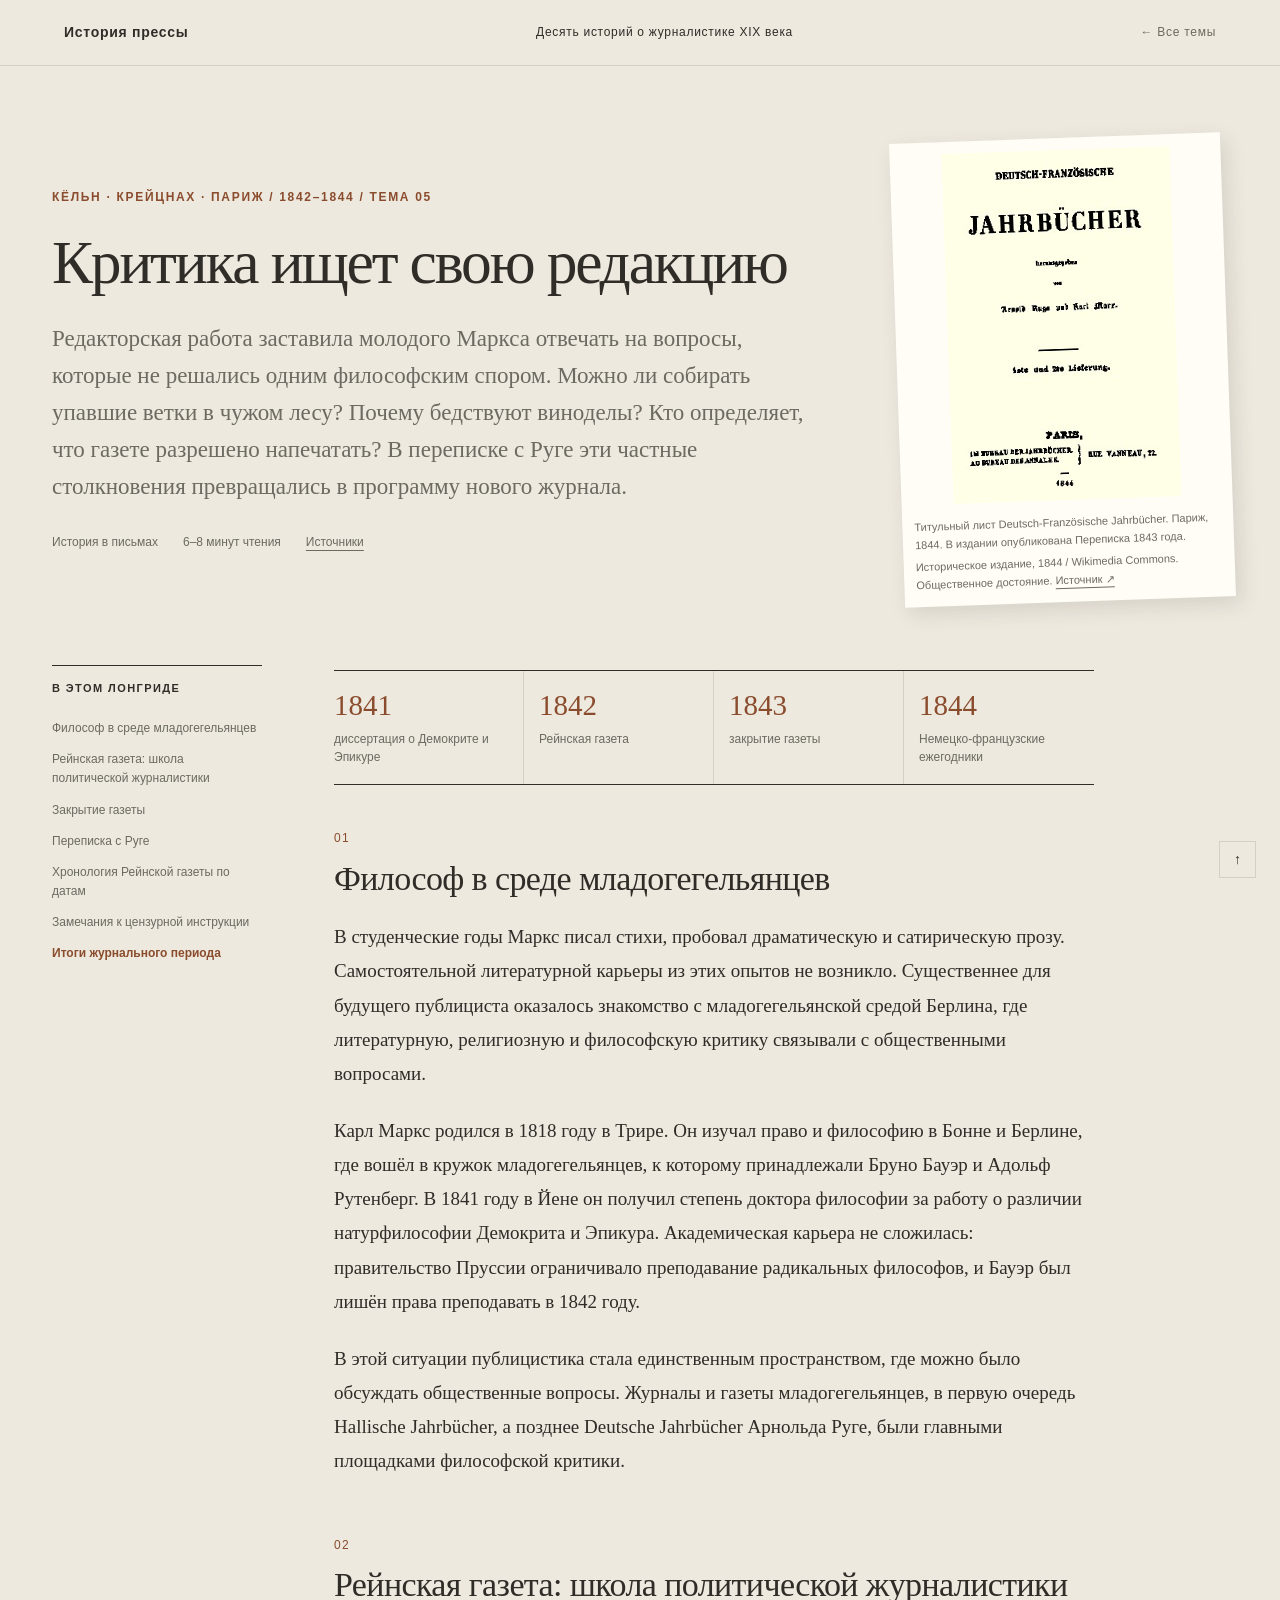
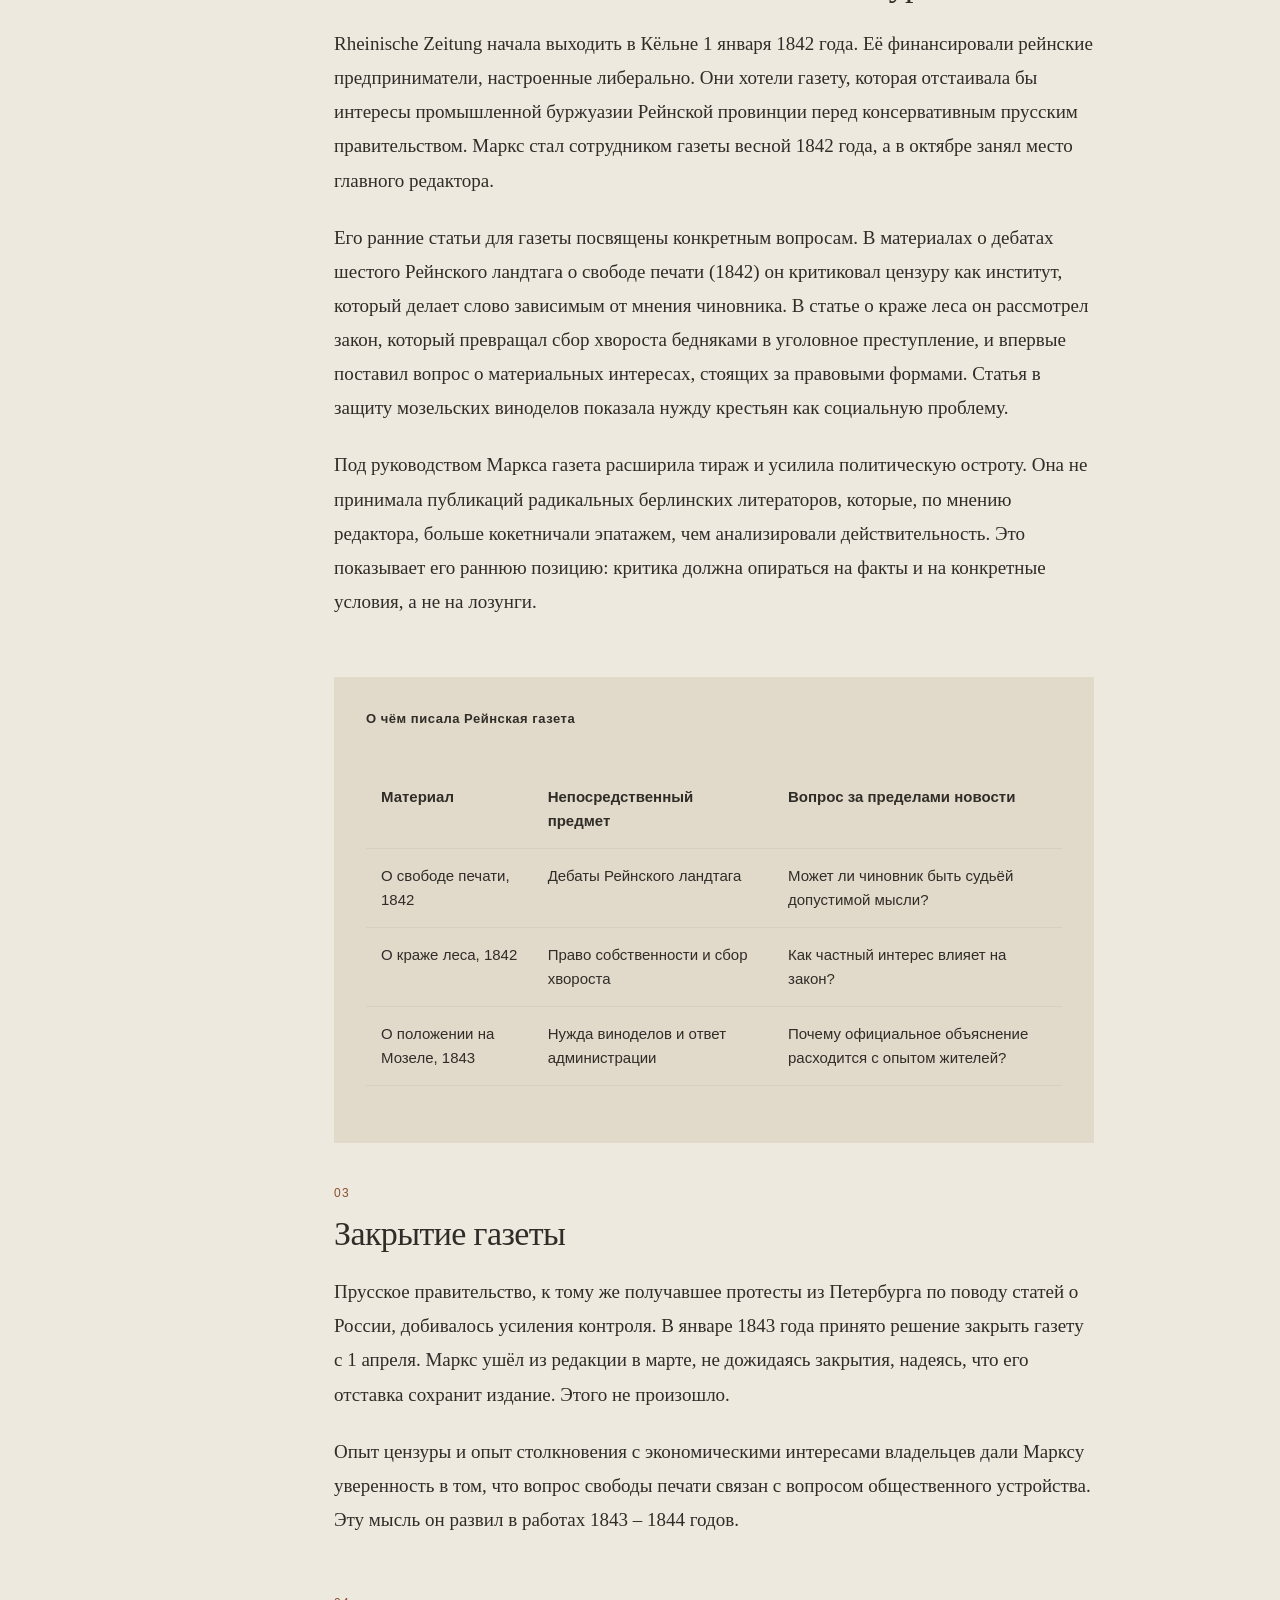
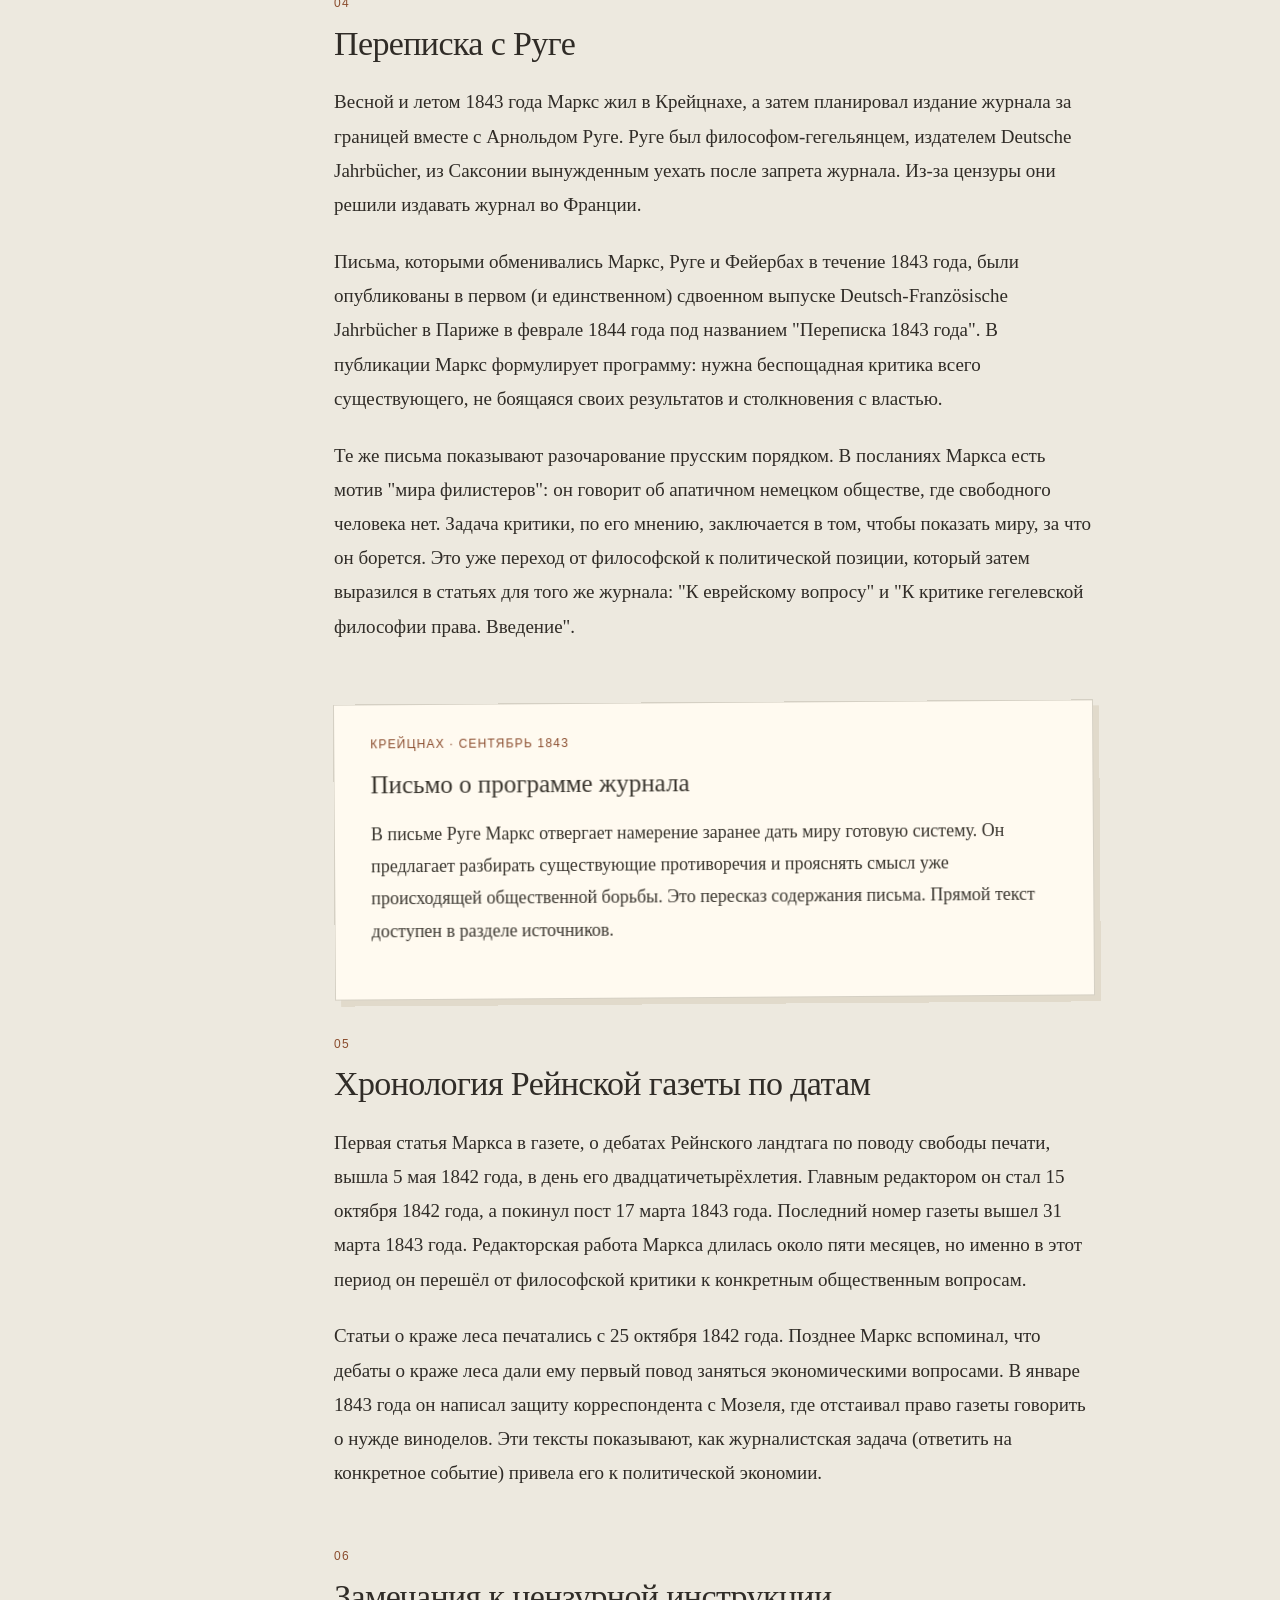
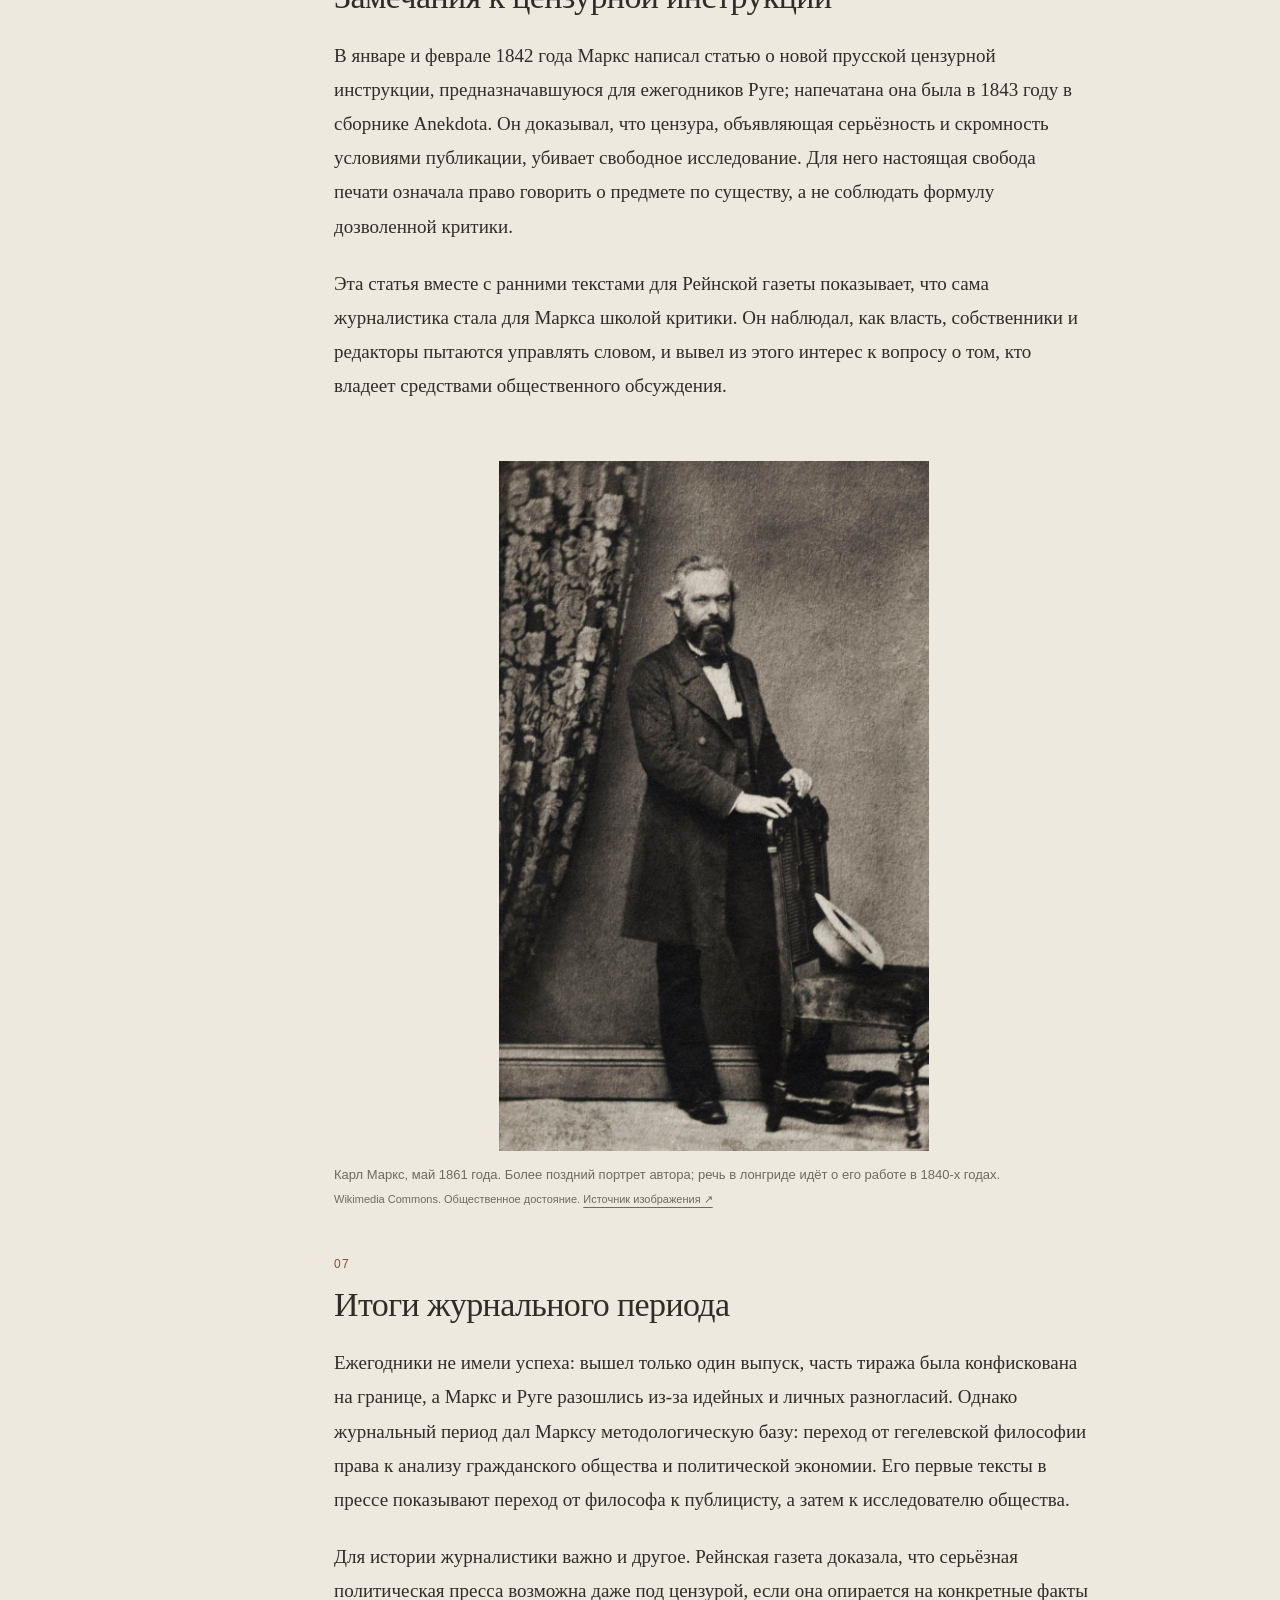
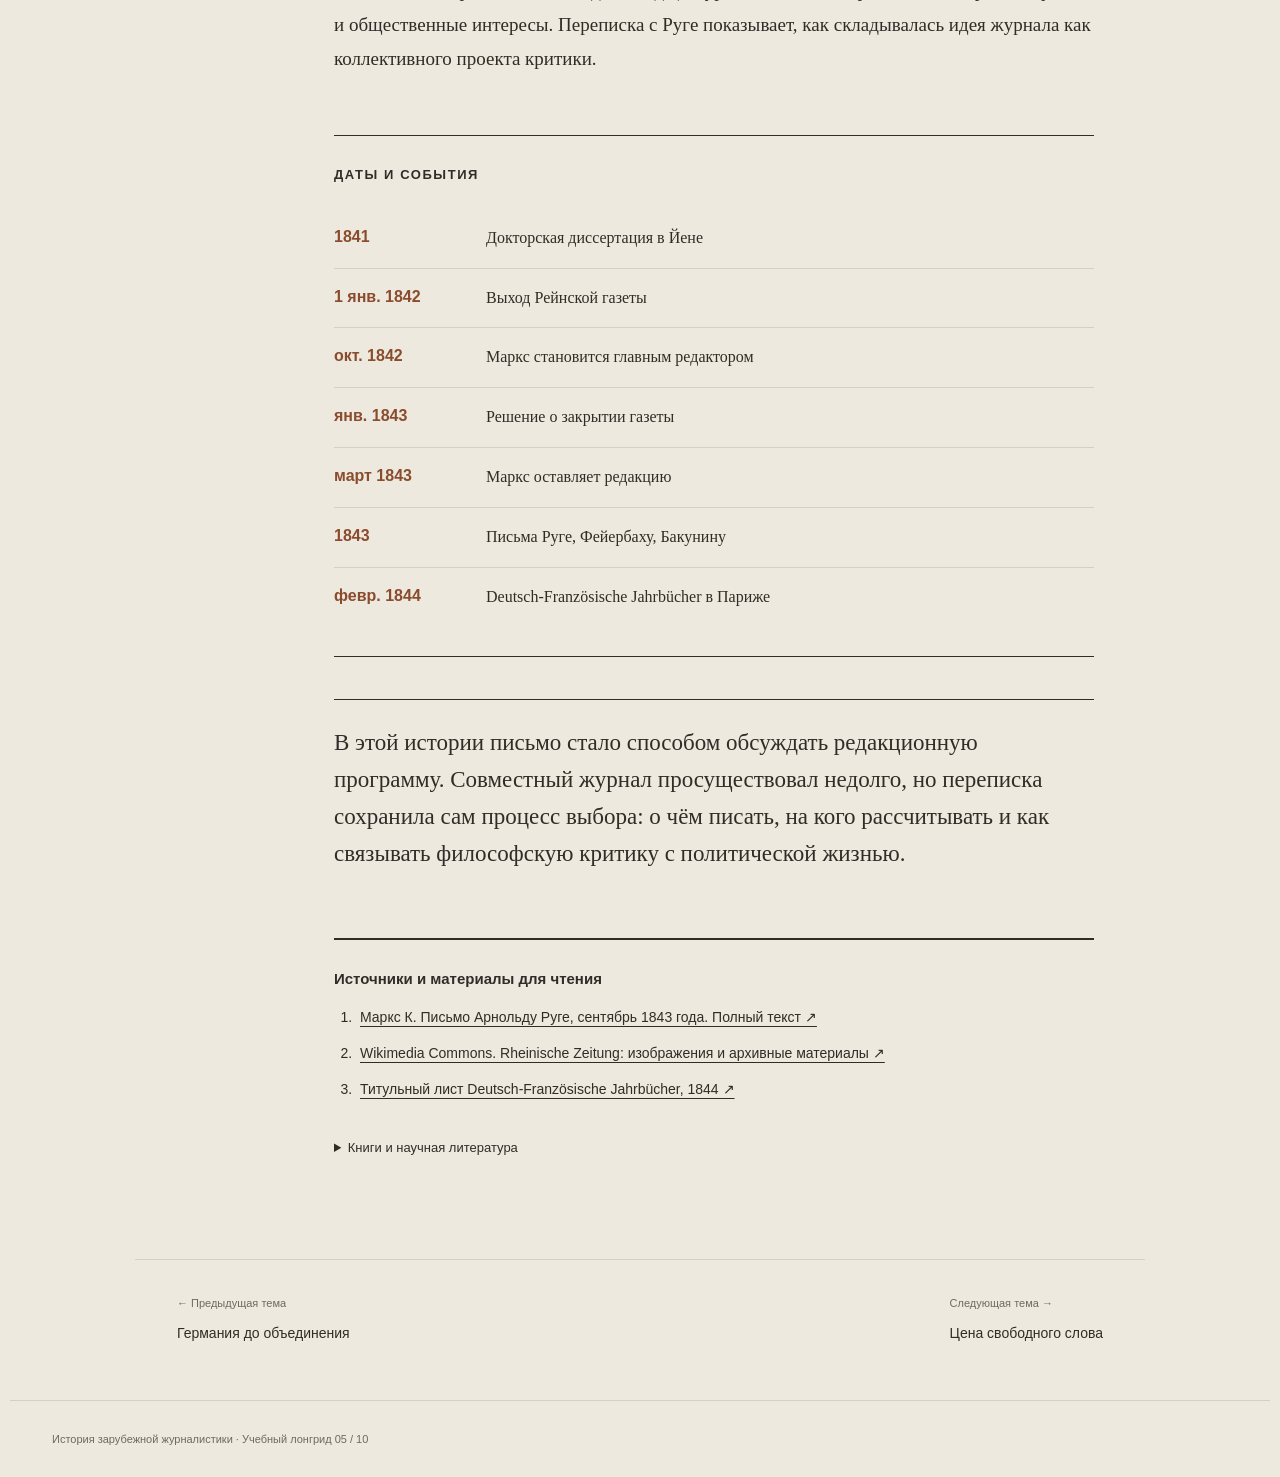
<file: 05-marks-i-ruge.html>
<!doctype html><html lang="ru"><head><meta charset="utf-8"><meta name="viewport" content="width=device-width, initial-scale=1"><meta name="description" content="Как работа в Рейнской газете и переписка о новом журнале меняли программу молодого Маркса."><title>Маркс и Руге · История прессы</title><link rel="stylesheet" href="site.css"><script src="site.js" defer></script></head><body class="t5" id="top"><a class="skip" href="#article">Перейти к тексту</a><div id="progress" aria-hidden="true"></div><nav class="topbar" aria-label="Главная навигация"><a href="index.html"><strong>История прессы</strong></a><span class="edition">Десять историй о журналистике XIX века</span><a class="back" href="index.html">← Все темы</a></nav><header class="hero"><div class="hero-copy"><p class="kicker">Кёльн · Крейцнах · Париж / 1842–1844 / Тема 05</p><h1>Критика ищет свою редакцию</h1><p class="lead">Редакторская работа заставила молодого Маркса отвечать на вопросы, которые не решались одним философским спором. Можно ли собирать упавшие ветки в чужом лесу? Почему бедствуют виноделы? Кто определяет, что газете разрешено напечатать? В переписке с Руге эти частные столкновения превращались в программу нового журнала.</p><div class="meta"><span>История в письмах</span><span>6–8 минут чтения</span><a href="#sources">Источники</a></div></div><figure class="hero-visual"><img src="jahrbuch.jpg" alt="Титульный лист Deutsch-Französische Jahrbücher. Париж, 1844. В издании опубликована Переписка 1843 года." fetchpriority="high"><figcaption>Титульный лист Deutsch-Französische Jahrbücher. Париж, 1844. В издании опубликована Переписка 1843 года.<span class="credit">Историческое издание, 1844 / Wikimedia Commons. Общественное достояние. <a href="https://commons.wikimedia.org/wiki/File:Deutschfranzosischejahrbucher.png" target="_blank">Источник ↗</a></span></figcaption></figure></header><div class="reading"><aside class="toc" aria-label="Содержание"><h2>В этом лонгриде</h2><ol><li><a href="#s1">Философ в среде младогегельянцев</a></li><li><a href="#s2">Рейнская газета: школа политической журналистики</a></li><li><a href="#s3">Закрытие газеты</a></li><li><a href="#s4">Переписка с Руге</a></li><li><a href="#s5">Хронология Рейнской газеты по датам</a></li><li><a href="#s6">Замечания к цензурной инструкции</a></li><li><a href="#s7">Итоги журнального периода</a></li></ol></aside><main class="story" id="article"><div class="facts"><div class="fact"><b>1841</b><span>диссертация о Демокрите и Эпикуре</span></div><div class="fact"><b>1842</b><span>Рейнская газета</span></div><div class="fact"><b>1843</b><span>закрытие газеты</span></div><div class="fact"><b>1844</b><span>Немецко-французские ежегодники</span></div></div><section id="s1"><h2><span class="section-no">01</span>Философ в среде младогегельянцев</h2><p>В студенческие годы Маркс писал стихи, пробовал драматическую и сатирическую прозу. Самостоятельной литературной карьеры из этих опытов не возникло. Существеннее для будущего публициста оказалось знакомство с младогегельянской средой Берлина, где литературную, религиозную и философскую критику связывали с общественными вопросами.</p><p>Карл Маркс родился в 1818 году в Трире. Он изучал право и философию в Бонне и Берлине, где вошёл в кружок младогегельянцев, к которому принадлежали Бруно Бауэр и Адольф Рутенберг. В 1841 году в Йене он получил степень доктора философии за работу о различии натурфилософии Демокрита и Эпикура. Академическая карьера не сложилась: правительство Пруссии ограничивало преподавание радикальных философов, и Бауэр был лишён права преподавать в 1842 году.</p><p>В этой ситуации публицистика стала единственным пространством, где можно было обсуждать общественные вопросы. Журналы и газеты младогегельянцев, в первую очередь Hallische Jahrbücher, а позднее Deutsche Jahrbücher Арнольда Руге, были главными площадками философской критики.</p></section><section id="s2"><h2><span class="section-no">02</span>Рейнская газета: школа политической журналистики</h2><p>Rheinische Zeitung начала выходить в Кёльне 1 января 1842 года. Её финансировали рейнские предприниматели, настроенные либерально. Они хотели газету, которая отстаивала бы интересы промышленной буржуазии Рейнской провинции перед консервативным прусским правительством. Маркс стал сотрудником газеты весной 1842 года, а в октябре занял место главного редактора.</p><p>Его ранние статьи для газеты посвящены конкретным вопросам. В материалах о дебатах шестого Рейнского ландтага о свободе печати (1842) он критиковал цензуру как институт, который делает слово зависимым от мнения чиновника. В статье о краже леса он рассмотрел закон, который превращал сбор хвороста бедняками в уголовное преступление, и впервые поставил вопрос о материальных интересах, стоящих за правовыми формами. Статья в защиту мозельских виноделов показала нужду крестьян как социальную проблему.</p><p>Под руководством Маркса газета расширила тираж и усилила политическую остроту. Она не принимала публикаций радикальных берлинских литераторов, которые, по мнению редактора, больше кокетничали эпатажем, чем анализировали действительность. Это показывает его раннюю позицию: критика должна опираться на факты и на конкретные условия, а не на лозунги.</p></section><aside class="feature"><h3>О чём писала Рейнская газета</h3><div class="table-wrap"><table class="comparison"><thead><tr><th scope="col">Материал</th><th scope="col">Непосредственный предмет</th><th scope="col">Вопрос за пределами новости</th></tr></thead><tbody><tr><td>О свободе печати, 1842</td><td>Дебаты Рейнского ландтага</td><td>Может ли чиновник быть судьёй допустимой мысли?</td></tr><tr><td>О краже леса, 1842</td><td>Право собственности и сбор хвороста</td><td>Как частный интерес влияет на закон?</td></tr><tr><td>О положении на Мозеле, 1843</td><td>Нужда виноделов и ответ администрации</td><td>Почему официальное объяснение расходится с опытом жителей?</td></tr></tbody></table></div></aside><section id="s3"><h2><span class="section-no">03</span>Закрытие газеты</h2><p>Прусское правительство, к тому же получавшее протесты из Петербурга по поводу статей о России, добивалось усиления контроля. В январе 1843 года принято решение закрыть газету с 1 апреля. Маркс ушёл из редакции в марте, не дожидаясь закрытия, надеясь, что его отставка сохранит издание. Этого не произошло.</p><p>Опыт цензуры и опыт столкновения с экономическими интересами владельцев дали Марксу уверенность в том, что вопрос свободы печати связан с вопросом общественного устройства. Эту мысль он развил в работах 1843 – 1844 годов.</p></section><section id="s4"><h2><span class="section-no">04</span>Переписка с Руге</h2><p>Весной и летом 1843 года Маркс жил в Крейцнахе, а затем планировал издание журнала за границей вместе с Арнольдом Руге. Руге был философом-гегельянцем, издателем Deutsche Jahrbücher, из Саксонии вынужденным уехать после запрета журнала. Из-за цензуры они решили издавать журнал во Франции.</p><p>Письма, которыми обменивались Маркс, Руге и Фейербах в течение 1843 года, были опубликованы в первом (и единственном) сдвоенном выпуске Deutsch-Französische Jahrbücher в Париже в феврале 1844 года под названием "Переписка 1843 года". В публикации Маркс формулирует программу: нужна беспощадная критика всего существующего, не боящаяся своих результатов и столкновения с властью.</p><p>Те же письма показывают разочарование прусским порядком. В посланиях Маркса есть мотив "мира филистеров": он говорит об апатичном немецком обществе, где свободного человека нет. Задача критики, по его мнению, заключается в том, чтобы показать миру, за что он борется. Это уже переход от философской к политической позиции, который затем выразился в статьях для того же журнала: "К еврейскому вопросу" и "К критике гегелевской философии права. Введение".</p></section><aside class="letter"><div class="date">КРЕЙЦНАХ · СЕНТЯБРЬ 1843</div><h3>Письмо о программе журнала</h3><p>В письме Руге Маркс отвергает намерение заранее дать миру готовую систему. Он предлагает разбирать существующие противоречия и прояснять смысл уже происходящей общественной борьбы. Это пересказ содержания письма. Прямой текст доступен в разделе источников.</p></aside><section id="s5"><h2><span class="section-no">05</span>Хронология Рейнской газеты по датам</h2><p>Первая статья Маркса в газете, о дебатах Рейнского ландтага по поводу свободы печати, вышла 5 мая 1842 года, в день его двадцатичетырёхлетия. Главным редактором он стал 15 октября 1842 года, а покинул пост 17 марта 1843 года. Последний номер газеты вышел 31 марта 1843 года. Редакторская работа Маркса длилась около пяти месяцев, но именно в этот период он перешёл от философской критики к конкретным общественным вопросам.</p><p>Статьи о краже леса печатались с 25 октября 1842 года. Позднее Маркс вспоминал, что дебаты о краже леса дали ему первый повод заняться экономическими вопросами. В январе 1843 года он написал защиту корреспондента с Мозеля, где отстаивал право газеты говорить о нужде виноделов. Эти тексты показывают, как журналистская задача (ответить на конкретное событие) привела его к политической экономии.</p></section><section id="s6"><h2><span class="section-no">06</span>Замечания к цензурной инструкции</h2><p>В январе и феврале 1842 года Маркс написал статью о новой прусской цензурной инструкции, предназначавшуюся для ежегодников Руге; напечатана она была в 1843 году в сборнике Anekdota. Он доказывал, что цензура, объявляющая серьёзность и скромность условиями публикации, убивает свободное исследование. Для него настоящая свобода печати означала право говорить о предмете по существу, а не соблюдать формулу дозволенной критики.</p><p>Эта статья вместе с ранними текстами для Рейнской газеты показывает, что сама журналистика стала для Маркса школой критики. Он наблюдал, как власть, собственники и редакторы пытаются управлять словом, и вывел из этого интерес к вопросу о том, кто владеет средствами общественного обсуждения.</p></section><figure class="figure "><a href="marx.jpg" target="_blank" aria-label="Открыть изображение крупнее"><img src="marx.jpg" alt="Карл Маркс, май 1861 года. Более поздний портрет автора; речь в лонгриде идёт о его работе в 1840-х годах." loading="lazy" decoding="async"></a><figcaption>Карл Маркс, май 1861 года. Более поздний портрет автора; речь в лонгриде идёт о его работе в 1840-х годах.<span class="credit">Wikimedia Commons. Общественное достояние. <a href="https://commons.wikimedia.org/wiki/File:Karl_Marx,_May_1861.jpg" target="_blank">Источник изображения ↗</a></span></figcaption></figure><section id="s7"><h2><span class="section-no">07</span>Итоги журнального периода</h2><p>Ежегодники не имели успеха: вышел только один выпуск, часть тиража была конфискована на границе, а Маркс и Руге разошлись из-за идейных и личных разногласий. Однако журнальный период дал Марксу методологическую базу: переход от гегелевской философии права к анализу гражданского общества и политической экономии. Его первые тексты в прессе показывают переход от философа к публицисту, а затем к исследователю общества.</p><p>Для истории журналистики важно и другое. Рейнская газета доказала, что серьёзная политическая пресса возможна даже под цензурой, если она опирается на конкретные факты и общественные интересы. Переписка с Руге показывает, как складывалась идея журнала как коллективного проекта критики.</p></section><div class="timeline"><h2>Даты и события</h2><ol><li><b>1841</b><span>Докторская диссертация в Йене</span></li><li><b>1 янв. 1842</b><span>Выход Рейнской газеты</span></li><li><b>окт. 1842</b><span>Маркс становится главным редактором</span></li><li><b>янв. 1843</b><span>Решение о закрытии газеты</span></li><li><b>март 1843</b><span>Маркс оставляет редакцию</span></li><li><b>1843</b><span>Письма Руге, Фейербаху, Бакунину</span></li><li><b>февр. 1844</b><span>Deutsch-Französische Jahrbücher в Париже</span></li></ol></div><p class="ending">В этой истории письмо стало способом обсуждать редакционную программу. Совместный журнал просуществовал недолго, но переписка сохранила сам процесс выбора: о чём писать, на кого рассчитывать и как связывать философскую критику с политической жизнью.</p><div class="sources" id="sources"><h2>Источники и материалы для чтения</h2><ol><li><a href="https://www.marxists.org/archive/marx/works/1843/letters/43_09-alt.htm" target="_blank">Маркс К. Письмо Арнольду Руге, сентябрь 1843 года. Полный текст ↗</a></li><li><a href="https://commons.wikimedia.org/wiki/Rheinische_Zeitung" target="_blank">Wikimedia Commons. Rheinische Zeitung: изображения и архивные материалы ↗</a></li><li><a href="https://commons.wikimedia.org/wiki/File:Deutschfranzosischejahrbucher.png" target="_blank">Титульный лист Deutsch-Französische Jahrbücher, 1844 ↗</a></li></ol><details><summary>Книги и научная литература</summary><ol><li>Маркс К., Энгельс Ф. Соч. 2-е изд. Т. 1. М.: Госполитиздат, 1955. (статьи Рейнской газеты, письма 1843 г., "К еврейскому вопросу", Введение к критике гегелевской философии права)</li><li>McLellan D. Karl Marx: His Life and Thought. London: Macmillan, 1973.</li><li>Sperber J. Karl Marx: A Nineteenth-Century Life. New York: Liveright, 2013.</li><li>Kołakowski L. Main Currents of Marxism. Vol. 1. Oxford: Oxford University Press, 1978.</li></ol></details></div></main></div><nav class="next-story" aria-label="Другие лонгриды"><a href="04-nemeckie-zemli-nachalo-xix.html"><small>← Предыдущая тема</small>Германия до объединения</a><a href="06-anglijskaya-pressa-reforma.html"><small>Следующая тема →</small>Цена свободного слова</a></nav><footer class="footer">История зарубежной журналистики · Учебный лонгрид 05 / 10</footer><a class="to-top" href="#top" aria-label="Вернуться к началу">↑</a></body></html>
</file>
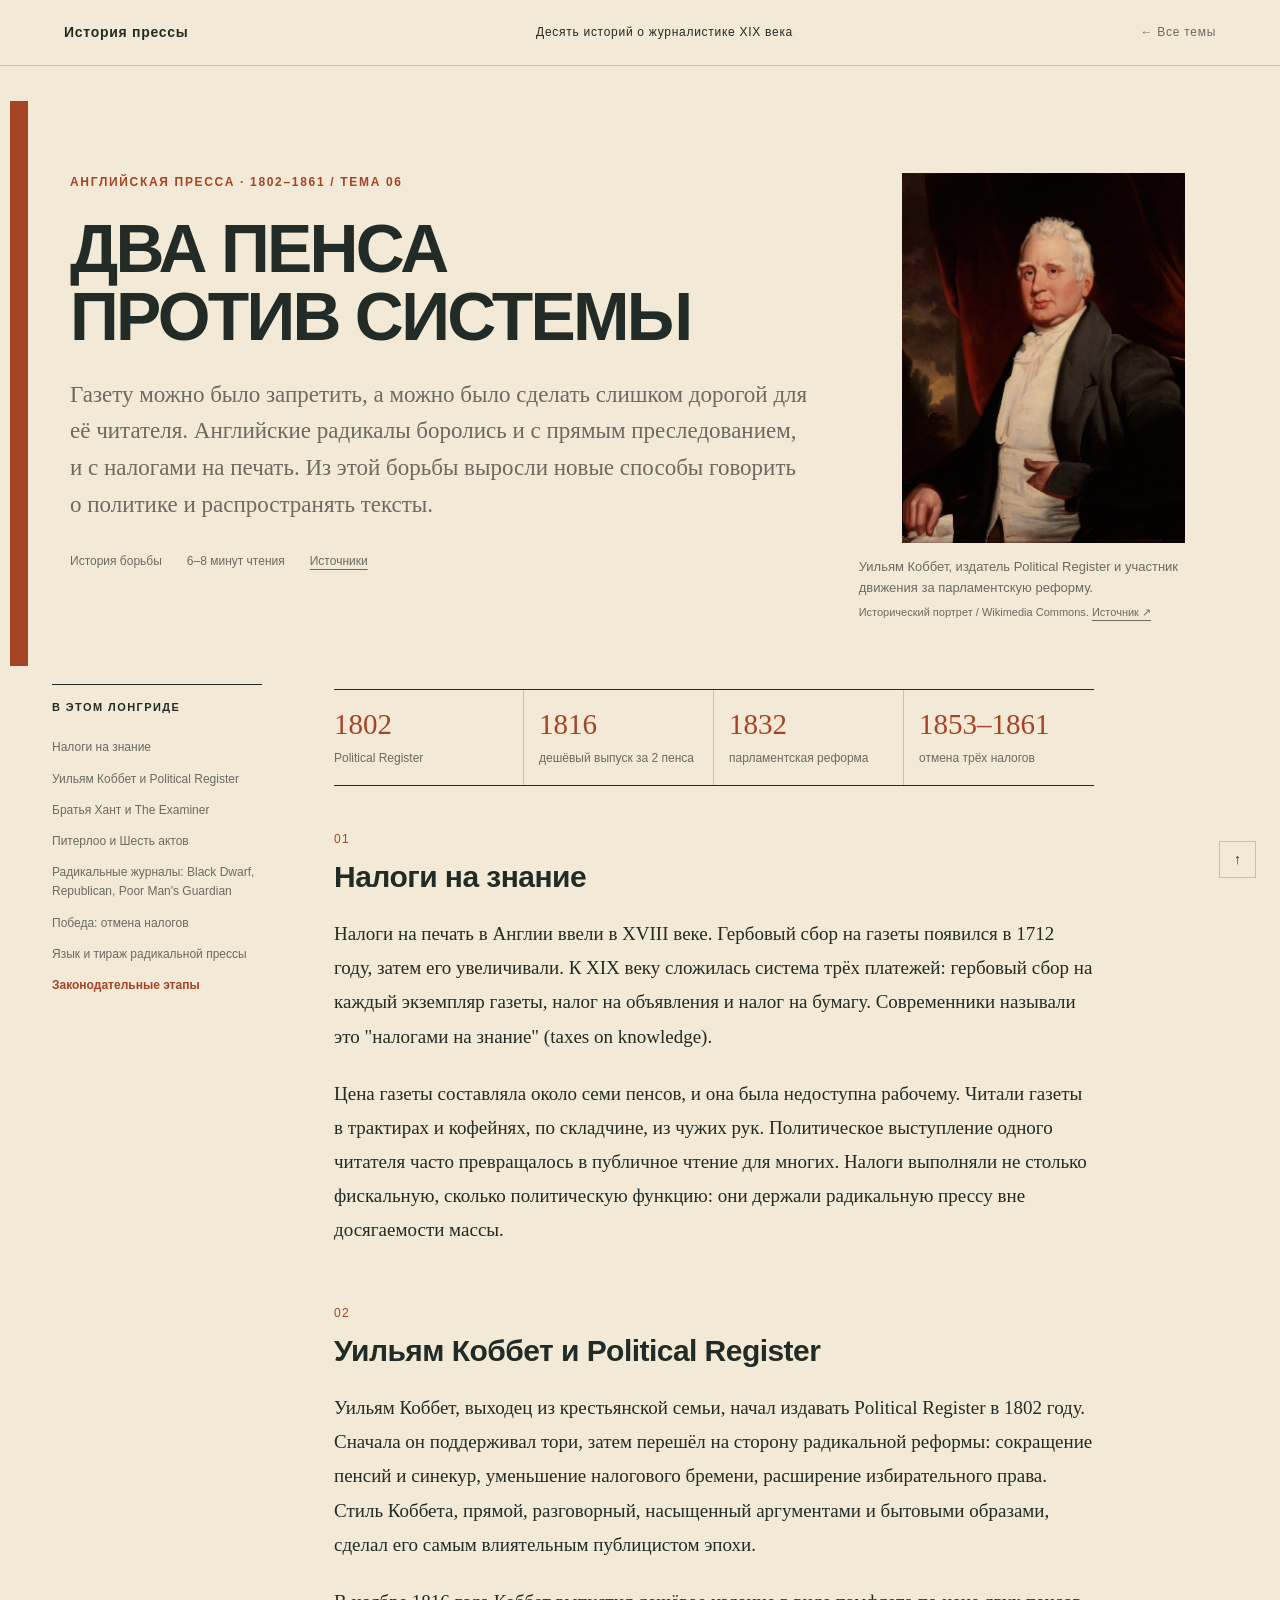
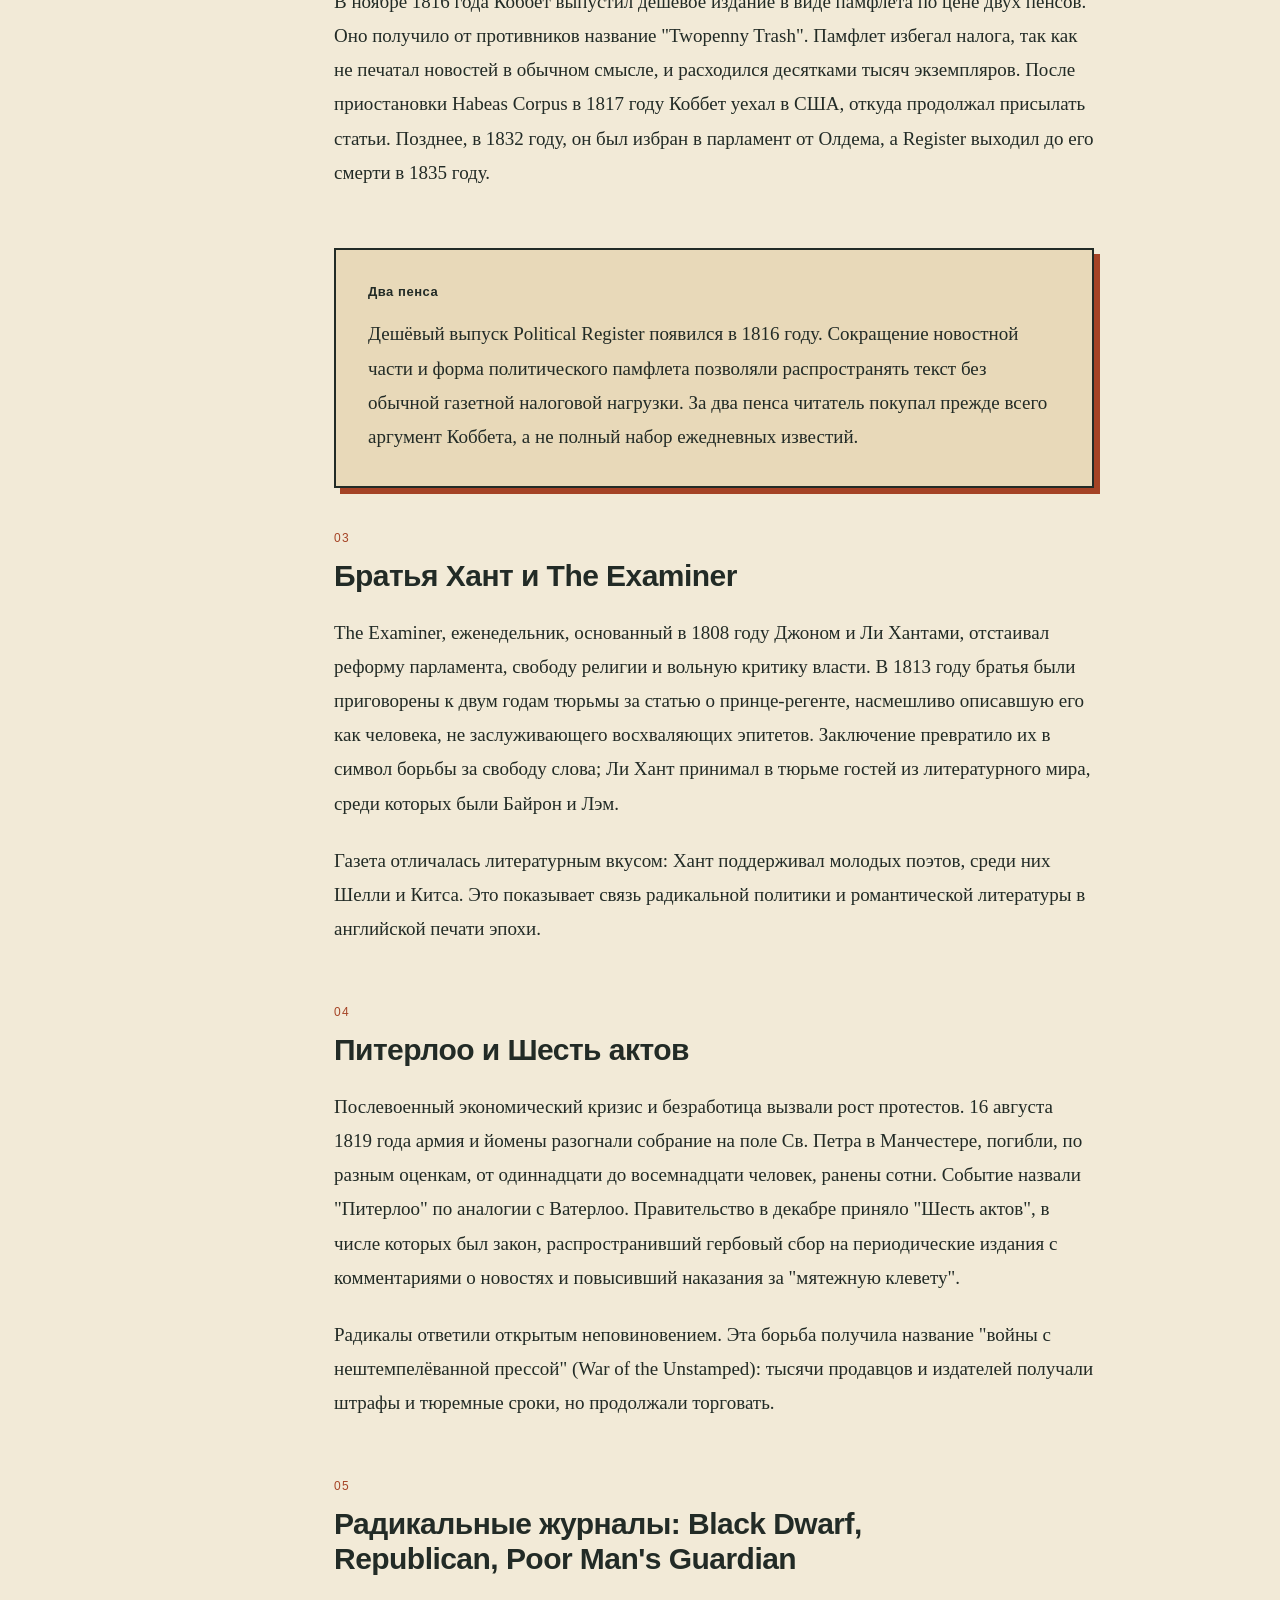
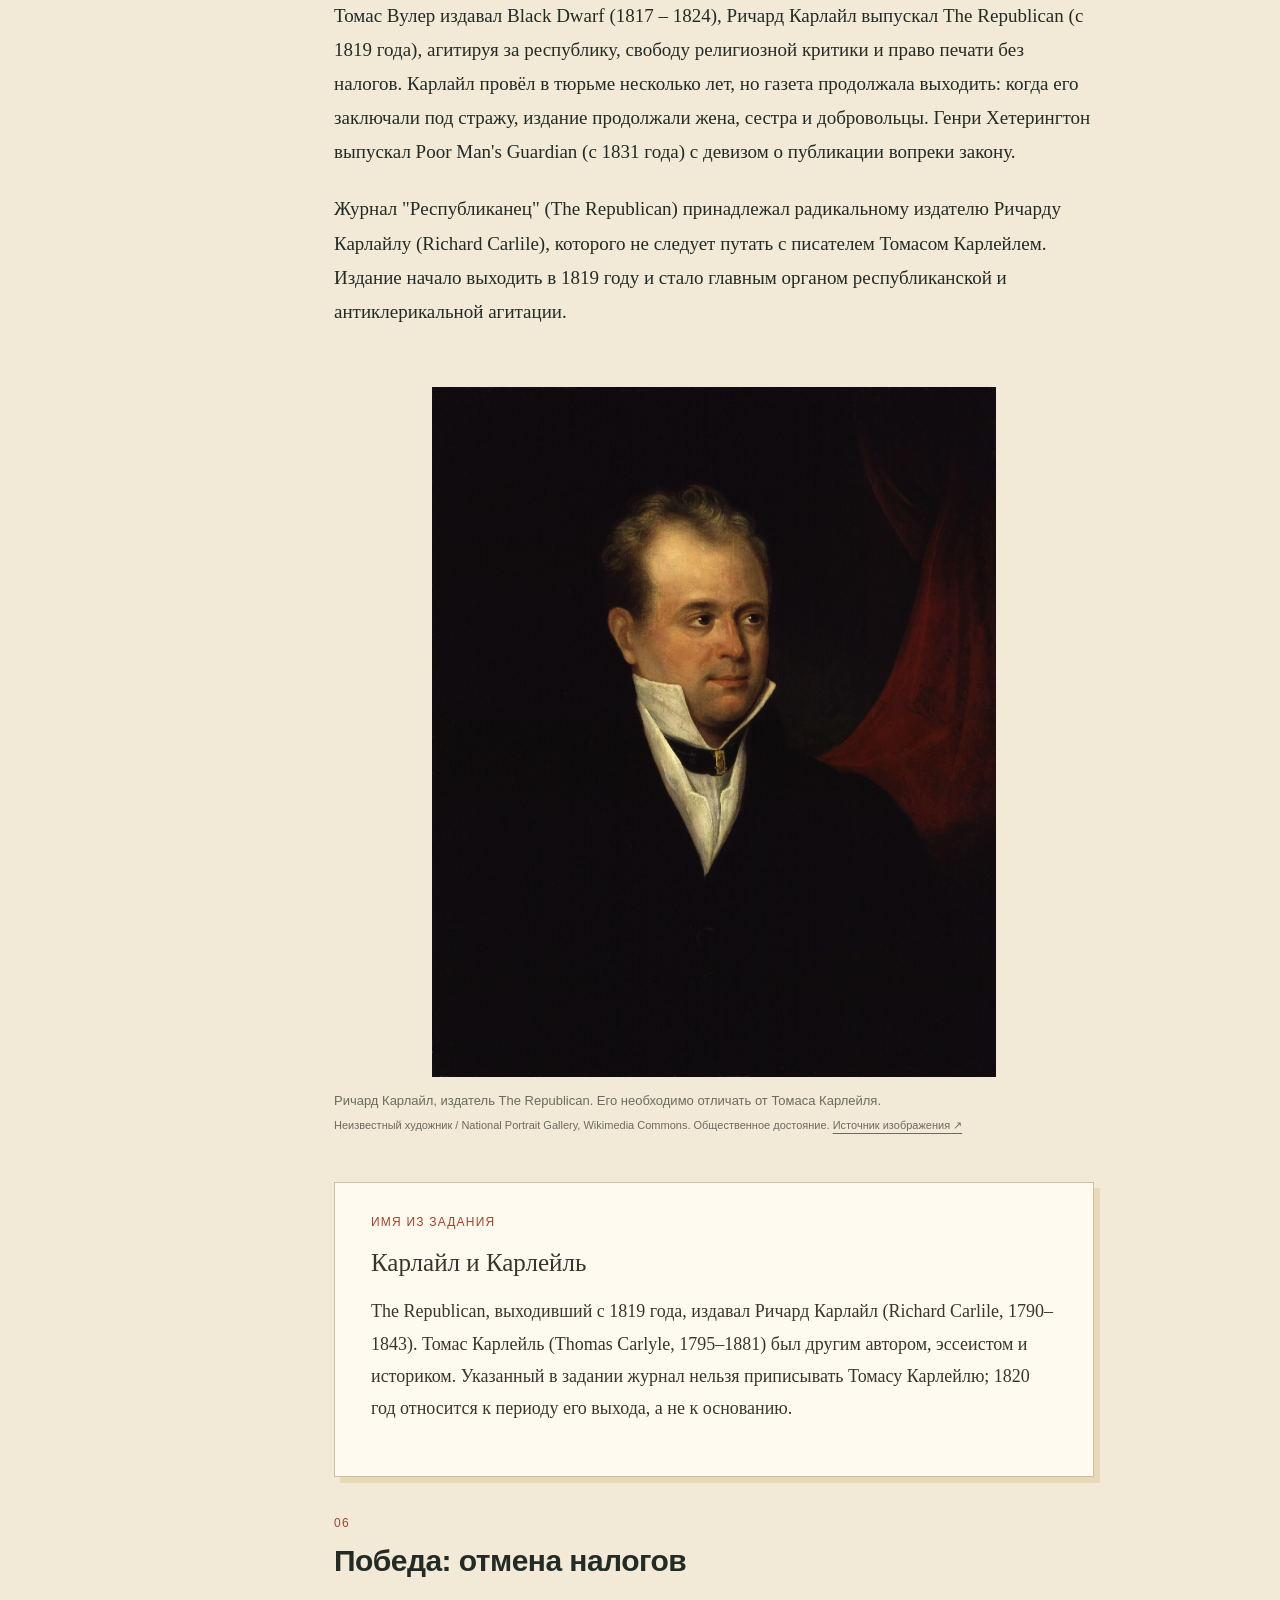
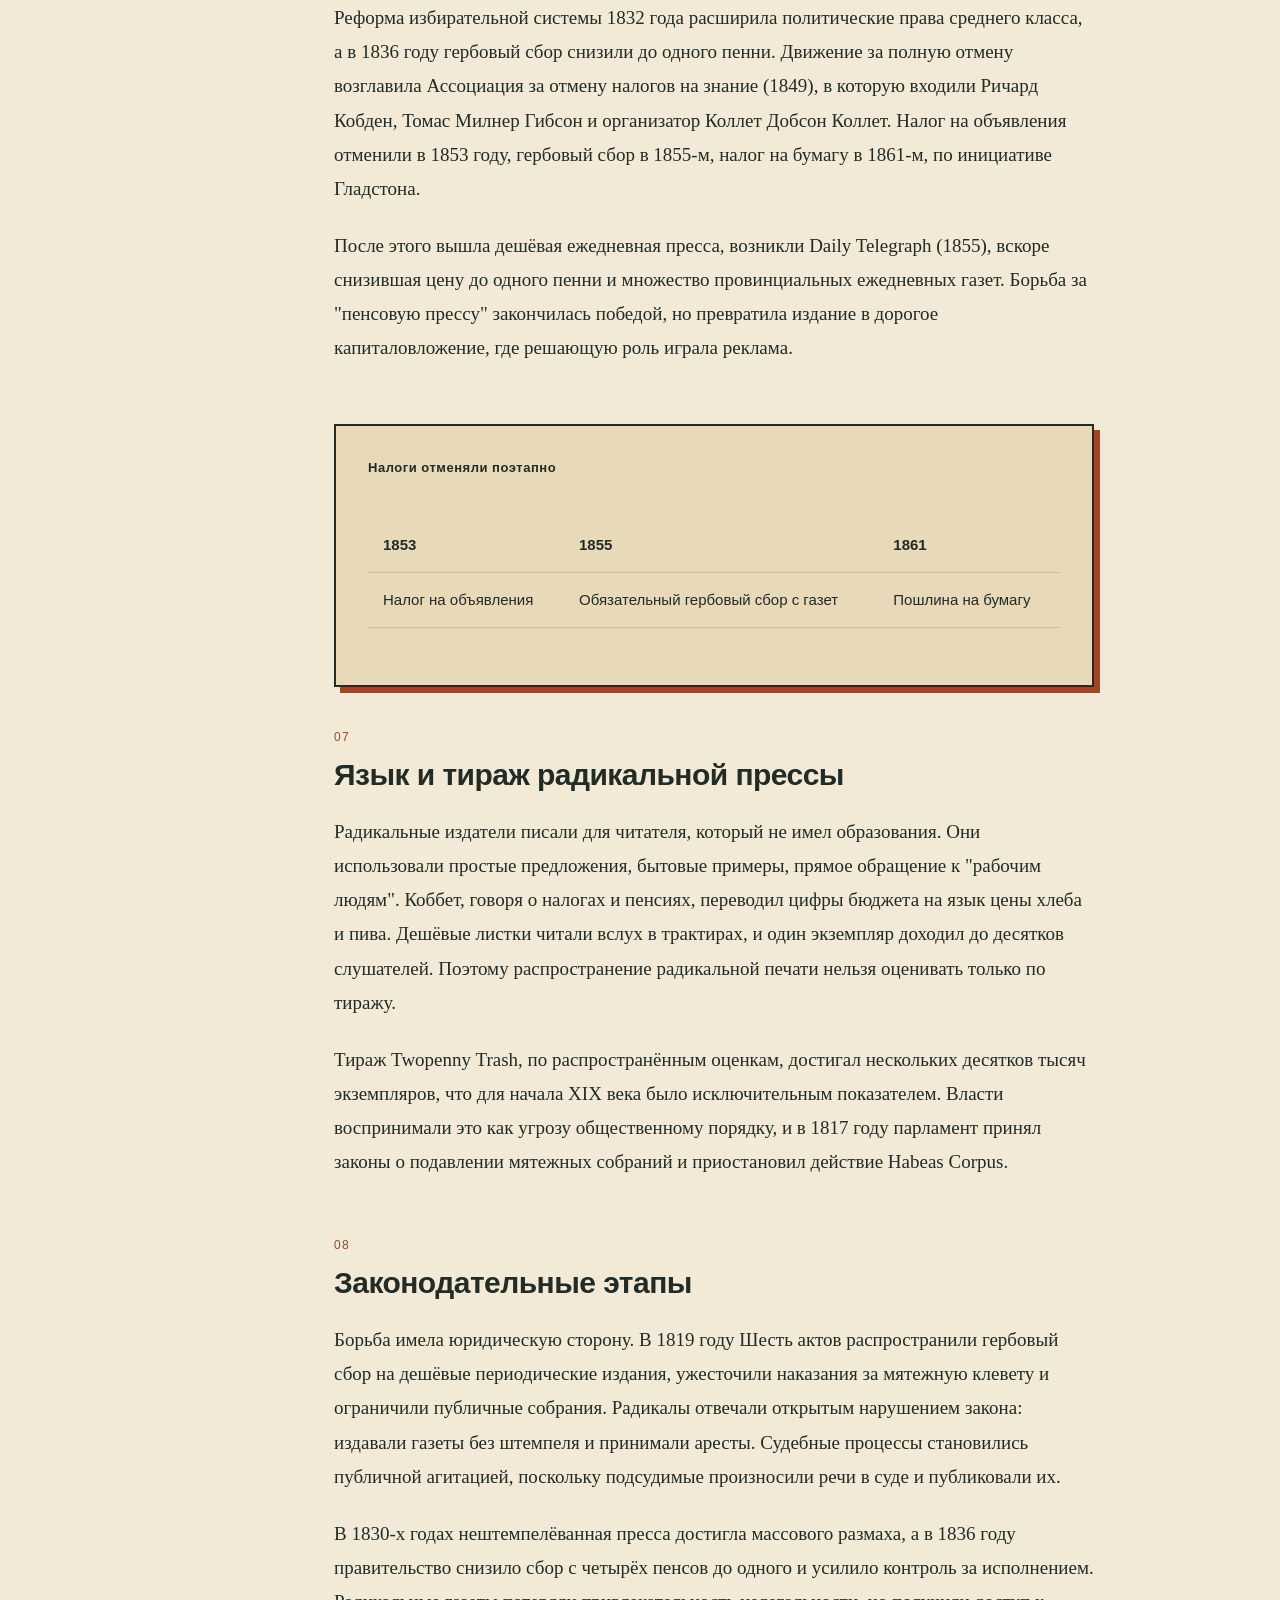
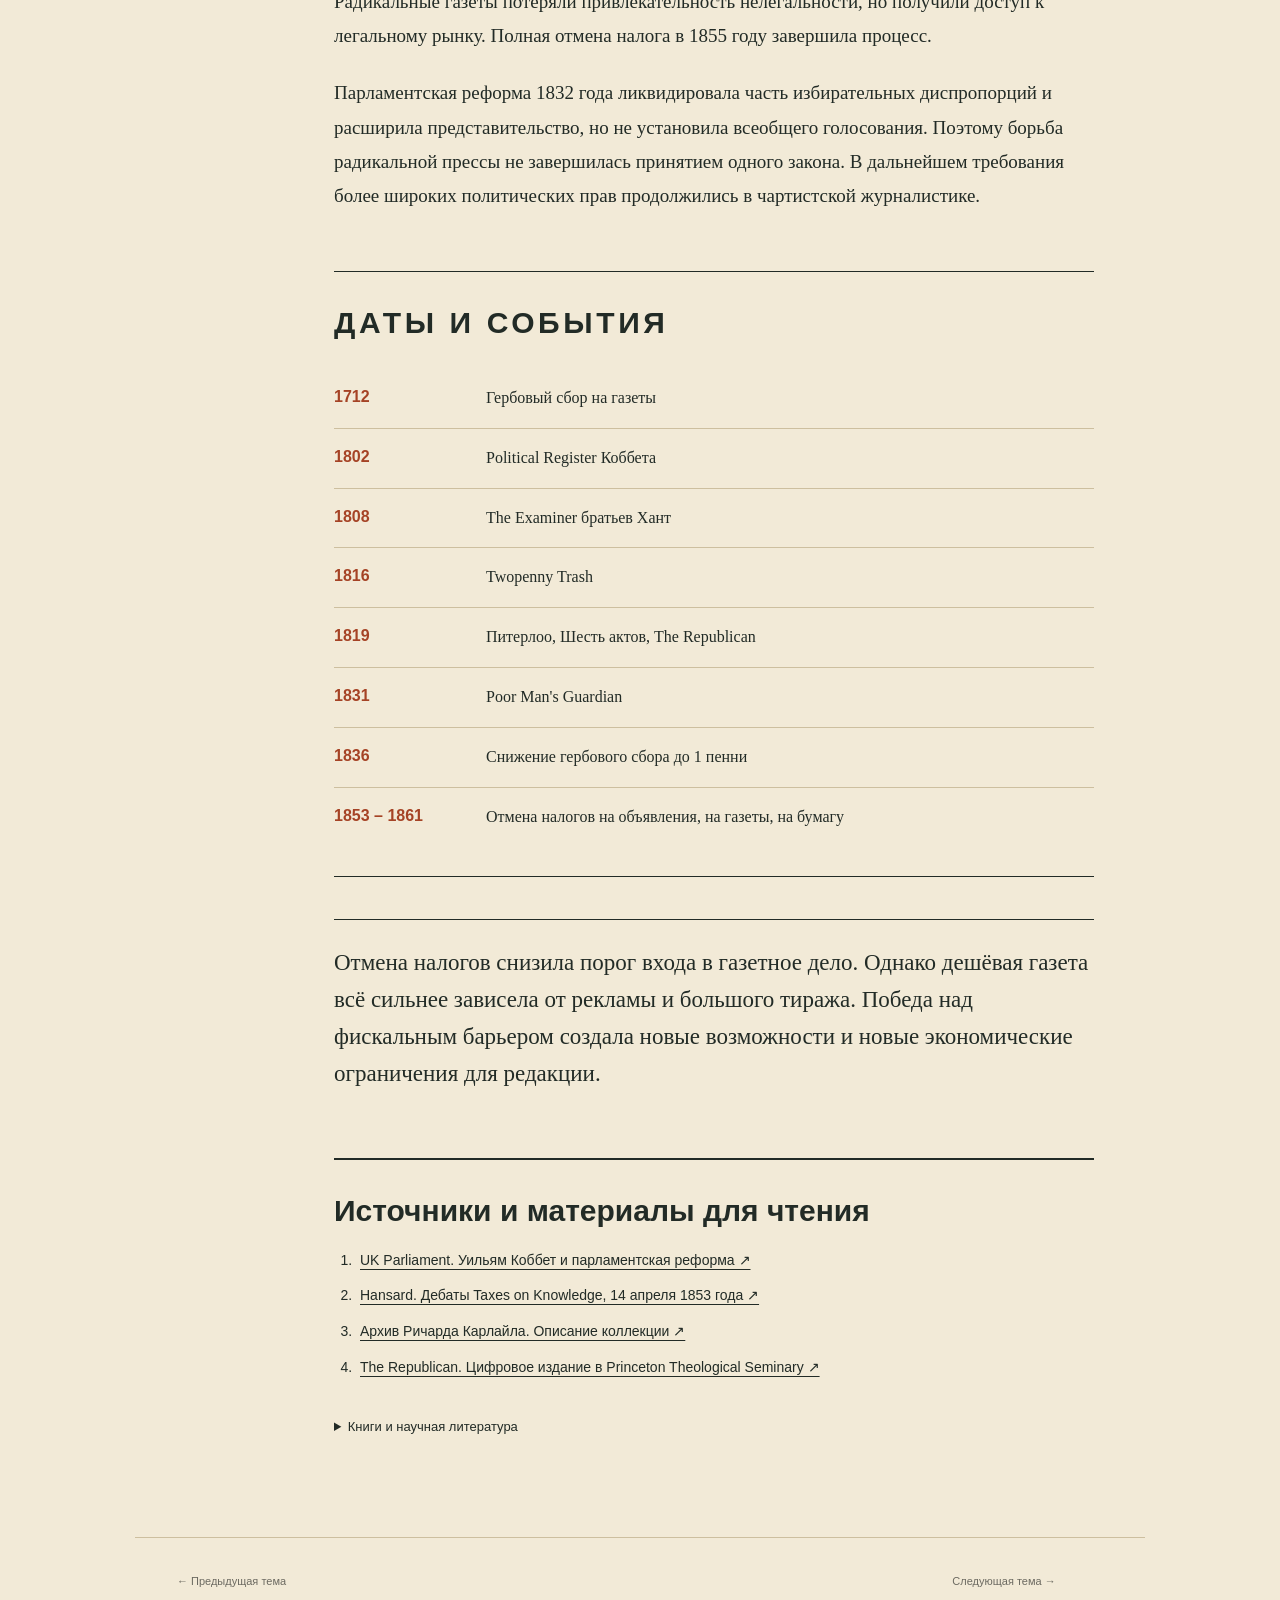
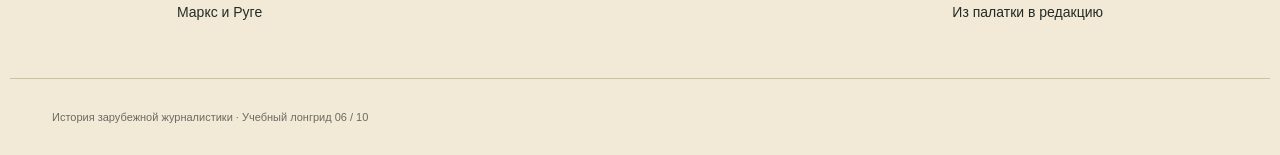
<file: 06-anglijskaya-pressa-reforma.html>
<!doctype html><html lang="ru"><head><meta charset="utf-8"><meta name="viewport" content="width=device-width, initial-scale=1"><meta name="description" content="Коббет, братья Хант, Карлайл и газеты, которые спорили с парламентом, судом и налоговым ведомством."><title>Цена свободного слова · История прессы</title><link rel="stylesheet" href="site.css"><script src="site.js" defer></script></head><body class="t6" id="top"><a class="skip" href="#article">Перейти к тексту</a><div id="progress" aria-hidden="true"></div><nav class="topbar" aria-label="Главная навигация"><a href="index.html"><strong>История прессы</strong></a><span class="edition">Десять историй о журналистике XIX века</span><a class="back" href="index.html">← Все темы</a></nav><header class="hero"><div class="hero-copy"><p class="kicker">Английская пресса · 1802–1861 / Тема 06</p><h1>Два пенса против системы</h1><p class="lead">Газету можно было запретить, а можно было сделать слишком дорогой для её читателя. Английские радикалы боролись и с прямым преследованием, и с налогами на печать. Из этой борьбы выросли новые способы говорить о политике и распространять тексты.</p><div class="meta"><span>История борьбы</span><span>6–8 минут чтения</span><a href="#sources">Источники</a></div></div><figure class="hero-visual"><img src="cobbett.jpg" alt="Уильям Коббет, издатель Political Register и участник движения за парламентскую реформу." fetchpriority="high"><figcaption>Уильям Коббет, издатель Political Register и участник движения за парламентскую реформу.<span class="credit">Исторический портрет / Wikimedia Commons. <a href="https://commons.wikimedia.org/wiki/File:William_Cobbett.JPG" target="_blank">Источник ↗</a></span></figcaption></figure></header><div class="reading"><aside class="toc" aria-label="Содержание"><h2>В этом лонгриде</h2><ol><li><a href="#s1">Налоги на знание</a></li><li><a href="#s2">Уильям Коббет и Political Register</a></li><li><a href="#s3">Братья Хант и The Examiner</a></li><li><a href="#s4">Питерлоо и Шесть актов</a></li><li><a href="#s5">Радикальные журналы: Black Dwarf, Republican, Poor Man&#x27;s Guardian</a></li><li><a href="#s6">Победа: отмена налогов</a></li><li><a href="#s7">Язык и тираж радикальной прессы</a></li><li><a href="#s8">Законодательные этапы</a></li></ol></aside><main class="story" id="article"><div class="facts"><div class="fact"><b>1802</b><span>Political Register</span></div><div class="fact"><b>1816</b><span>дешёвый выпуск за 2 пенса</span></div><div class="fact"><b>1832</b><span>парламентская реформа</span></div><div class="fact"><b>1853–1861</b><span>отмена трёх налогов</span></div></div><section id="s1"><h2><span class="section-no">01</span>Налоги на знание</h2><p>Налоги на печать в Англии ввели в XVIII веке. Гербовый сбор на газеты появился в 1712 году, затем его увеличивали. К XIX веку сложилась система трёх платежей: гербовый сбор на каждый экземпляр газеты, налог на объявления и налог на бумагу. Современники называли это "налогами на знание" (taxes on knowledge).</p><p>Цена газеты составляла около семи пенсов, и она была недоступна рабочему. Читали газеты в трактирах и кофейнях, по складчине, из чужих рук. Политическое выступление одного читателя часто превращалось в публичное чтение для многих. Налоги выполняли не столько фискальную, сколько политическую функцию: они держали радикальную прессу вне досягаемости массы.</p></section><section id="s2"><h2><span class="section-no">02</span>Уильям Коббет и Political Register</h2><p>Уильям Коббет, выходец из крестьянской семьи, начал издавать Political Register в 1802 году. Сначала он поддерживал тори, затем перешёл на сторону радикальной реформы: сокращение пенсий и синекур, уменьшение налогового бремени, расширение избирательного права. Стиль Коббета, прямой, разговорный, насыщенный аргументами и бытовыми образами, сделал его самым влиятельным публицистом эпохи.</p><p>В ноябре 1816 года Коббет выпустил дешёвое издание в виде памфлета по цене двух пенсов. Оно получило от противников название "Twopenny Trash". Памфлет избегал налога, так как не печатал новостей в обычном смысле, и расходился десятками тысяч экземпляров. После приостановки Habeas Corpus в 1817 году Коббет уехал в США, откуда продолжал присылать статьи. Позднее, в 1832 году, он был избран в парламент от Олдема, а Register выходил до его смерти в 1835 году.</p></section><aside class="feature"><h3>Два пенса</h3><p>Дешёвый выпуск Political Register появился в 1816 году. Сокращение новостной части и форма политического памфлета позволяли распространять текст без обычной газетной налоговой нагрузки. За два пенса читатель покупал прежде всего аргумент Коббета, а не полный набор ежедневных известий.</p></aside><section id="s3"><h2><span class="section-no">03</span>Братья Хант и The Examiner</h2><p>The Examiner, еженедельник, основанный в 1808 году Джоном и Ли Хантами, отстаивал реформу парламента, свободу религии и вольную критику власти. В 1813 году братья были приговорены к двум годам тюрьмы за статью о принце-регенте, насмешливо описавшую его как человека, не заслуживающего восхваляющих эпитетов. Заключение превратило их в символ борьбы за свободу слова; Ли Хант принимал в тюрьме гостей из литературного мира, среди которых были Байрон и Лэм.</p><p>Газета отличалась литературным вкусом: Хант поддерживал молодых поэтов, среди них Шелли и Китса. Это показывает связь радикальной политики и романтической литературы в английской печати эпохи.</p></section><section id="s4"><h2><span class="section-no">04</span>Питерлоо и Шесть актов</h2><p>Послевоенный экономический кризис и безработица вызвали рост протестов. 16 августа 1819 года армия и йомены разогнали собрание на поле Св. Петра в Манчестере, погибли, по разным оценкам, от одиннадцати до восемнадцати человек, ранены сотни. Событие назвали "Питерлоо" по аналогии с Ватерлоо. Правительство в декабре приняло "Шесть актов", в числе которых был закон, распространивший гербовый сбор на периодические издания с комментариями о новостях и повысивший наказания за "мятежную клевету".</p><p>Радикалы ответили открытым неповиновением. Эта борьба получила название "войны с нештемпелёванной прессой" (War of the Unstamped): тысячи продавцов и издателей получали штрафы и тюремные сроки, но продолжали торговать.</p></section><section id="s5"><h2><span class="section-no">05</span>Радикальные журналы: Black Dwarf, Republican, Poor Man&#x27;s Guardian</h2><p>Томас Вулер издавал Black Dwarf (1817 – 1824), Ричард Карлайл выпускал The Republican (с 1819 года), агитируя за республику, свободу религиозной критики и право печати без налогов. Карлайл провёл в тюрьме несколько лет, но газета продолжала выходить: когда его заключали под стражу, издание продолжали жена, сестра и добровольцы. Генри Хетерингтон выпускал Poor Man's Guardian (с 1831 года) с девизом о публикации вопреки закону.</p><p>Журнал "Республиканец" (The Republican) принадлежал радикальному издателю Ричарду Карлайлу (Richard Carlile), которого не следует путать с писателем Томасом Карлейлем. Издание начало выходить в 1819 году и стало главным органом республиканской и антиклерикальной агитации.</p></section><figure class="figure "><a href="carlile.jpg" target="_blank" aria-label="Открыть изображение крупнее"><img src="carlile.jpg" alt="Ричард Карлайл, издатель The Republican. Его необходимо отличать от Томаса Карлейля." loading="lazy" decoding="async"></a><figcaption>Ричард Карлайл, издатель The Republican. Его необходимо отличать от Томаса Карлейля.<span class="credit">Неизвестный художник / National Portrait Gallery, Wikimedia Commons. Общественное достояние. <a href="https://commons.wikimedia.org/wiki/File:Richard_Carlile_from_NPG.jpg" target="_blank">Источник изображения ↗</a></span></figcaption></figure><aside class="letter"><div class="date">ИМЯ ИЗ ЗАДАНИЯ</div><h3>Карлайл и Карлейль</h3><p>The Republican, выходивший с 1819 года, издавал Ричард Карлайл (Richard Carlile, 1790–1843). Томас Карлейль (Thomas Carlyle, 1795–1881) был другим автором, эссеистом и историком. Указанный в задании журнал нельзя приписывать Томасу Карлейлю; 1820 год относится к периоду его выхода, а не к основанию.</p></aside><section id="s6"><h2><span class="section-no">06</span>Победа: отмена налогов</h2><p>Реформа избирательной системы 1832 года расширила политические права среднего класса, а в 1836 году гербовый сбор снизили до одного пенни. Движение за полную отмену возглавила Ассоциация за отмену налогов на знание (1849), в которую входили Ричард Кобден, Томас Милнер Гибсон и организатор Коллет Добсон Коллет. Налог на объявления отменили в 1853 году, гербовый сбор в 1855-м, налог на бумагу в 1861-м, по инициативе Гладстона.</p><p>После этого вышла дешёвая ежедневная пресса, возникли Daily Telegraph (1855), вскоре снизившая цену до одного пенни и множество провинциальных ежедневных газет. Борьба за "пенсовую прессу" закончилась победой, но превратила издание в дорогое капиталовложение, где решающую роль играла реклама.</p></section><aside class="feature"><h3>Налоги отменяли поэтапно</h3><div class="table-wrap"><table class="comparison"><thead><tr><th scope="col">1853</th><th scope="col">1855</th><th scope="col">1861</th></tr></thead><tbody><tr><td>Налог на объявления</td><td>Обязательный гербовый сбор с газет</td><td>Пошлина на бумагу</td></tr></tbody></table></div></aside><section id="s7"><h2><span class="section-no">07</span>Язык и тираж радикальной прессы</h2><p>Радикальные издатели писали для читателя, который не имел образования. Они использовали простые предложения, бытовые примеры, прямое обращение к "рабочим людям". Коббет, говоря о налогах и пенсиях, переводил цифры бюджета на язык цены хлеба и пива. Дешёвые листки читали вслух в трактирах, и один экземпляр доходил до десятков слушателей. Поэтому распространение радикальной печати нельзя оценивать только по тиражу.</p><p>Тираж Twopenny Trash, по распространённым оценкам, достигал нескольких десятков тысяч экземпляров, что для начала XIX века было исключительным показателем. Власти воспринимали это как угрозу общественному порядку, и в 1817 году парламент принял законы о подавлении мятежных собраний и приостановил действие Habeas Corpus.</p></section><section id="s8"><h2><span class="section-no">08</span>Законодательные этапы</h2><p>Борьба имела юридическую сторону. В 1819 году Шесть актов распространили гербовый сбор на дешёвые периодические издания, ужесточили наказания за мятежную клевету и ограничили публичные собрания. Радикалы отвечали открытым нарушением закона: издавали газеты без штемпеля и принимали аресты. Судебные процессы становились публичной агитацией, поскольку подсудимые произносили речи в суде и публиковали их.</p><p>В 1830-х годах нештемпелёванная пресса достигла массового размаха, а в 1836 году правительство снизило сбор с четырёх пенсов до одного и усилило контроль за исполнением. Радикальные газеты потеряли привлекательность нелегальности, но получили доступ к легальному рынку. Полная отмена налога в 1855 году завершила процесс.</p><p>Парламентская реформа 1832 года ликвидировала часть избирательных диспропорций и расширила представительство, но не установила всеобщего голосования. Поэтому борьба радикальной прессы не завершилась принятием одного закона. В дальнейшем требования более широких политических прав продолжились в чартистской журналистике.</p></section><div class="timeline"><h2>Даты и события</h2><ol><li><b>1712</b><span>Гербовый сбор на газеты</span></li><li><b>1802</b><span>Political Register Коббета</span></li><li><b>1808</b><span>The Examiner братьев Хант</span></li><li><b>1816</b><span>Twopenny Trash</span></li><li><b>1819</b><span>Питерлоо, Шесть актов, The Republican</span></li><li><b>1831</b><span>Poor Man's Guardian</span></li><li><b>1836</b><span>Снижение гербового сбора до 1 пенни</span></li><li><b>1853 – 1861</b><span>Отмена налогов на объявления, на газеты, на бумагу</span></li></ol></div><p class="ending">Отмена налогов снизила порог входа в газетное дело. Однако дешёвая газета всё сильнее зависела от рекламы и большого тиража. Победа над фискальным барьером создала новые возможности и новые экономические ограничения для редакции.</p><div class="sources" id="sources"><h2>Источники и материалы для чтения</h2><ol><li><a href="https://www.parliament.uk/about/living-heritage/evolutionofparliament/parliamentwork/communicating/from-the-parliamentary-collections/collections/cobbett-watercolour/" target="_blank">UK Parliament. Уильям Коббет и парламентская реформа ↗</a></li><li><a href="https://api.parliament.uk/historic-hansard/commons/1853/apr/14/taxes-on-knowledge" target="_blank">Hansard. Дебаты Taxes on Knowledge, 14 апреля 1853 года ↗</a></li><li><a href="https://oac.cdlib.org/findaid/ark%3A%2F13030%2Ftf4000038v" target="_blank">Архив Ричарда Карлайла. Описание коллекции ↗</a></li><li><a href="https://commons.ptsem.edu/id/republican00carl" target="_blank">The Republican. Цифровое издание в Princeton Theological Seminary ↗</a></li></ol><details><summary>Книги и научная литература</summary><ol><li>Aspinall A. Politics and the Press, c. 1780 – 1850. London: Home &amp; Van Thal, 1949.</li><li>Wickwar W. H. The Struggle for the Freedom of the Press, 1819 – 1832. London: Allen &amp; Unwin, 1928.</li><li>Wiener J. H. The War of the Unstamped. Ithaca: Cornell University Press, 1969.</li><li>Hollis P. The Pauper Press. Oxford: Oxford University Press, 1970.</li><li>Collet C. D. History of the Taxes on Knowledge: Their Origin and Repeal. London: Unwin, 1899.</li><li>Thompson E. P. The Making of the English Working Class. London: Gollancz, 1963.</li></ol></details></div></main></div><nav class="next-story" aria-label="Другие лонгриды"><a href="05-marks-i-ruge.html"><small>← Предыдущая тема</small>Маркс и Руге</a><a href="07-anglijskie-voennye-korrespondenty.html"><small>Следующая тема →</small>Из палатки в редакцию</a></nav><footer class="footer">История зарубежной журналистики · Учебный лонгрид 06 / 10</footer><a class="to-top" href="#top" aria-label="Вернуться к началу">↑</a></body></html>
</file>
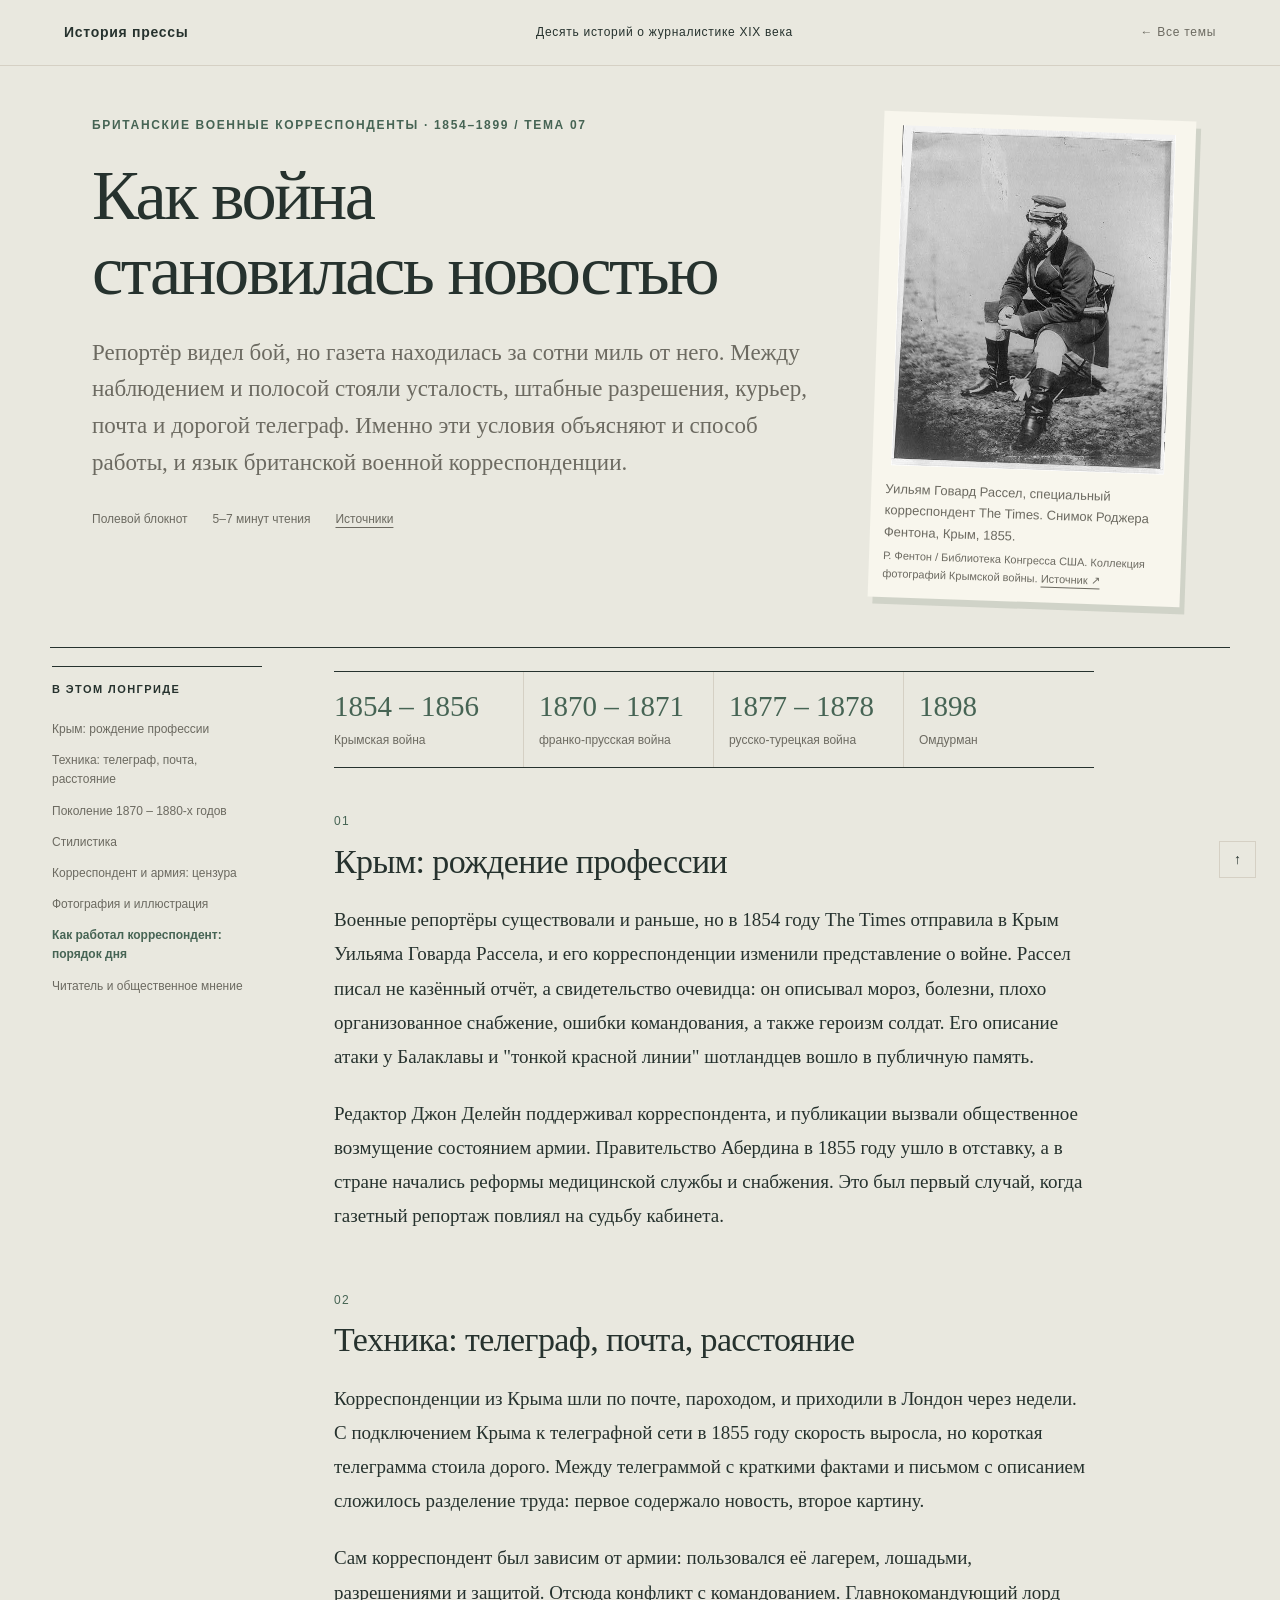
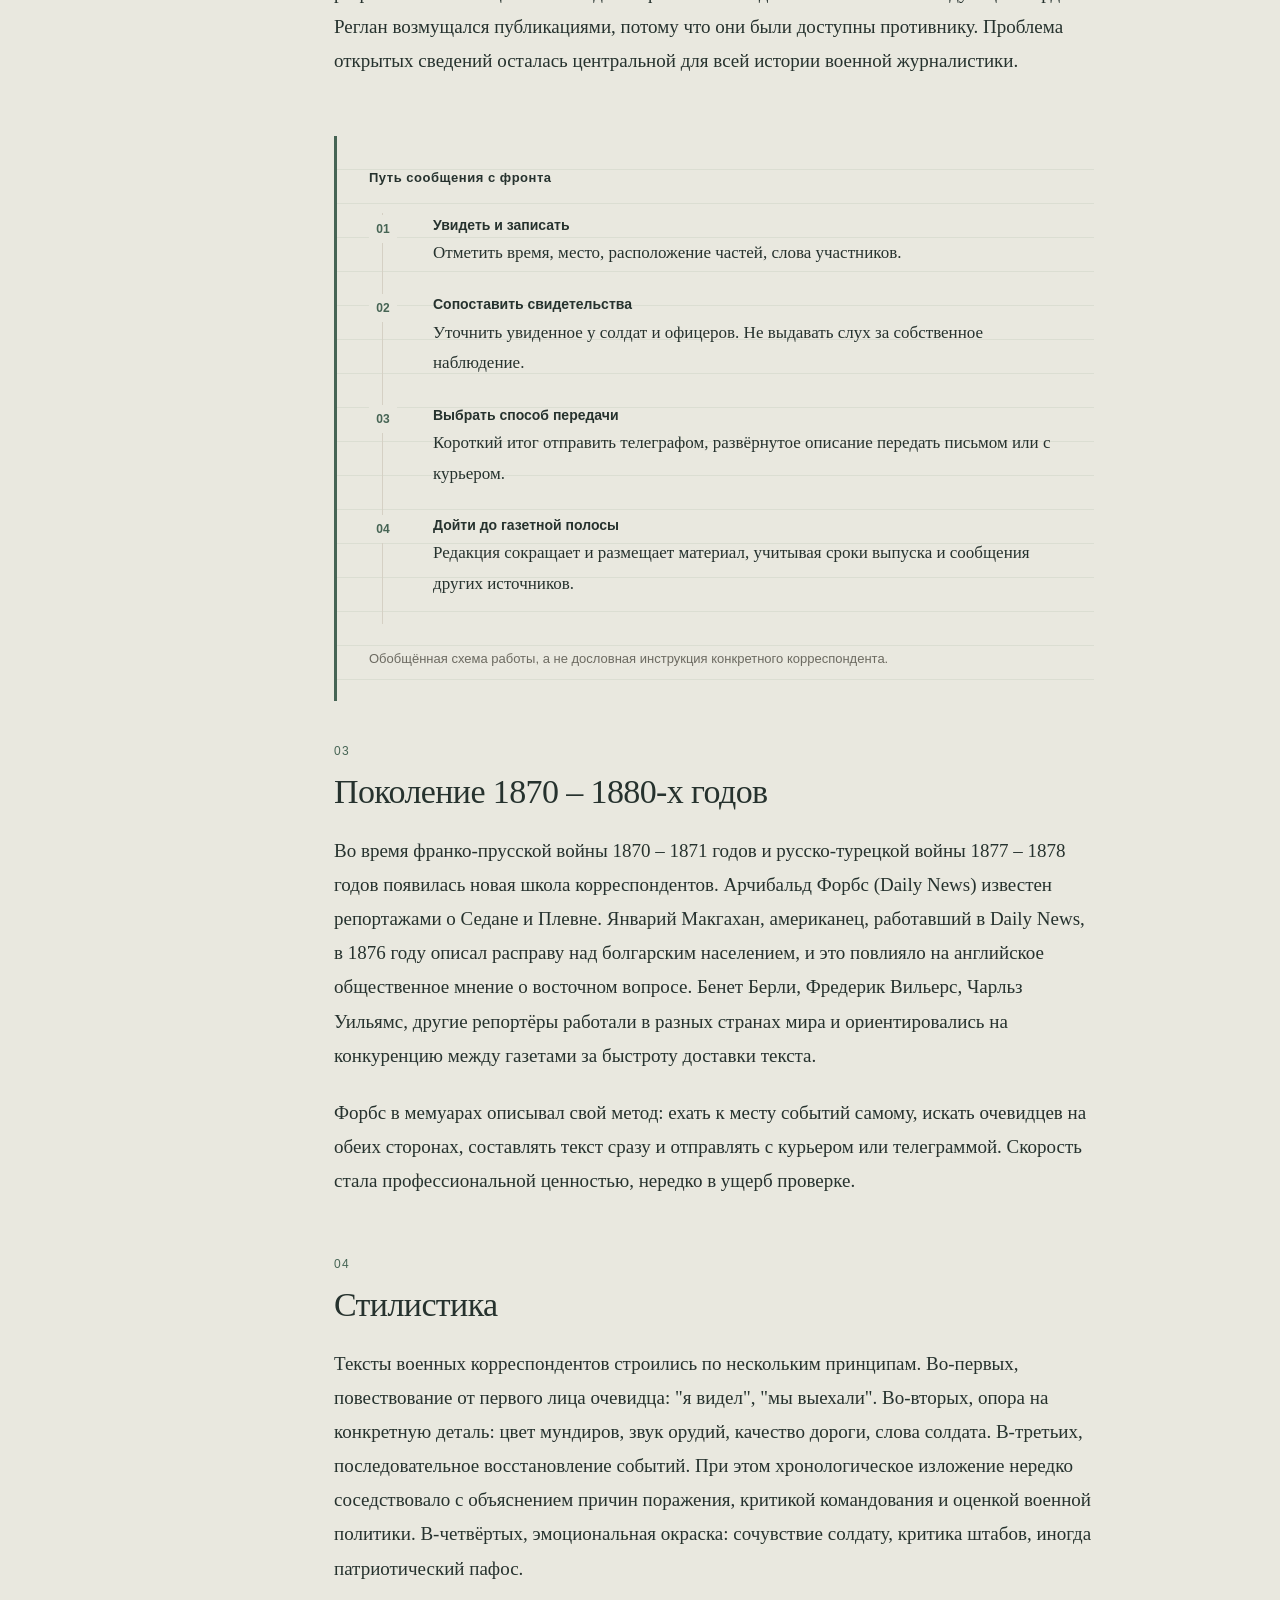
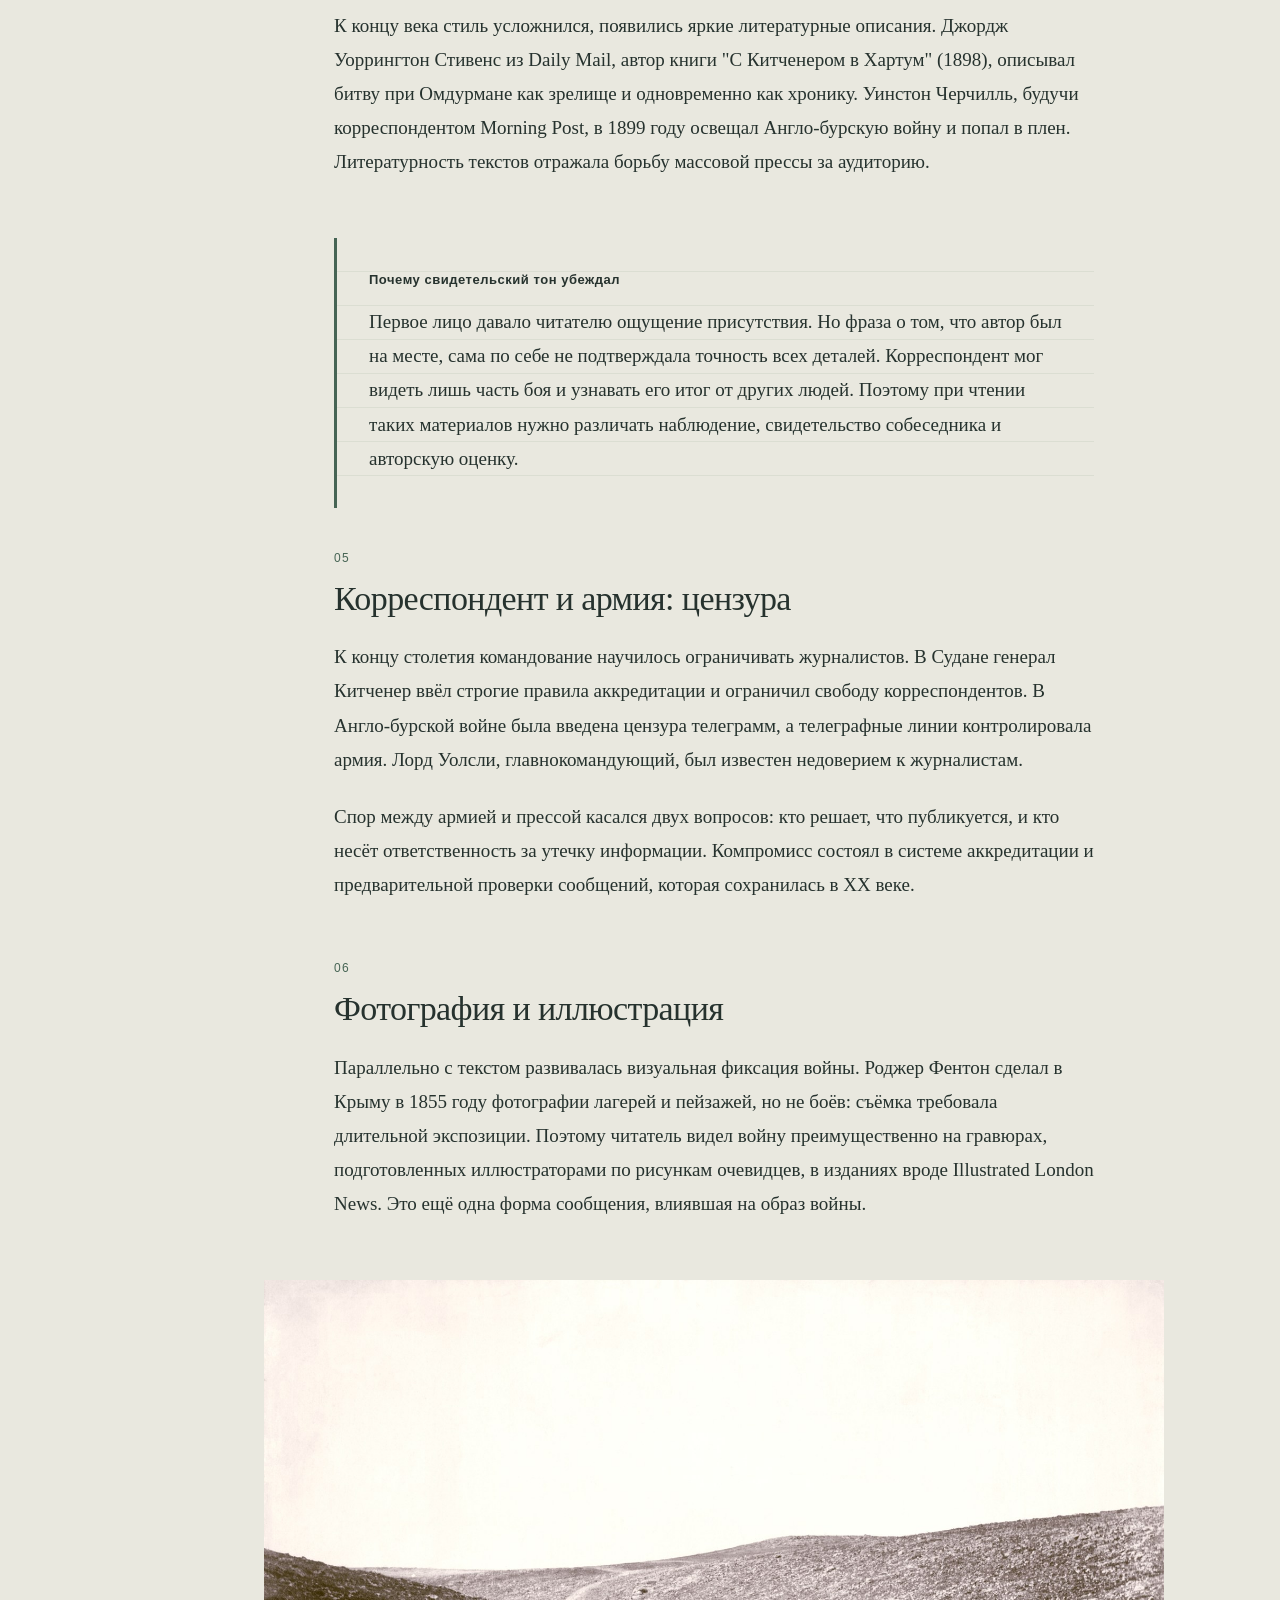
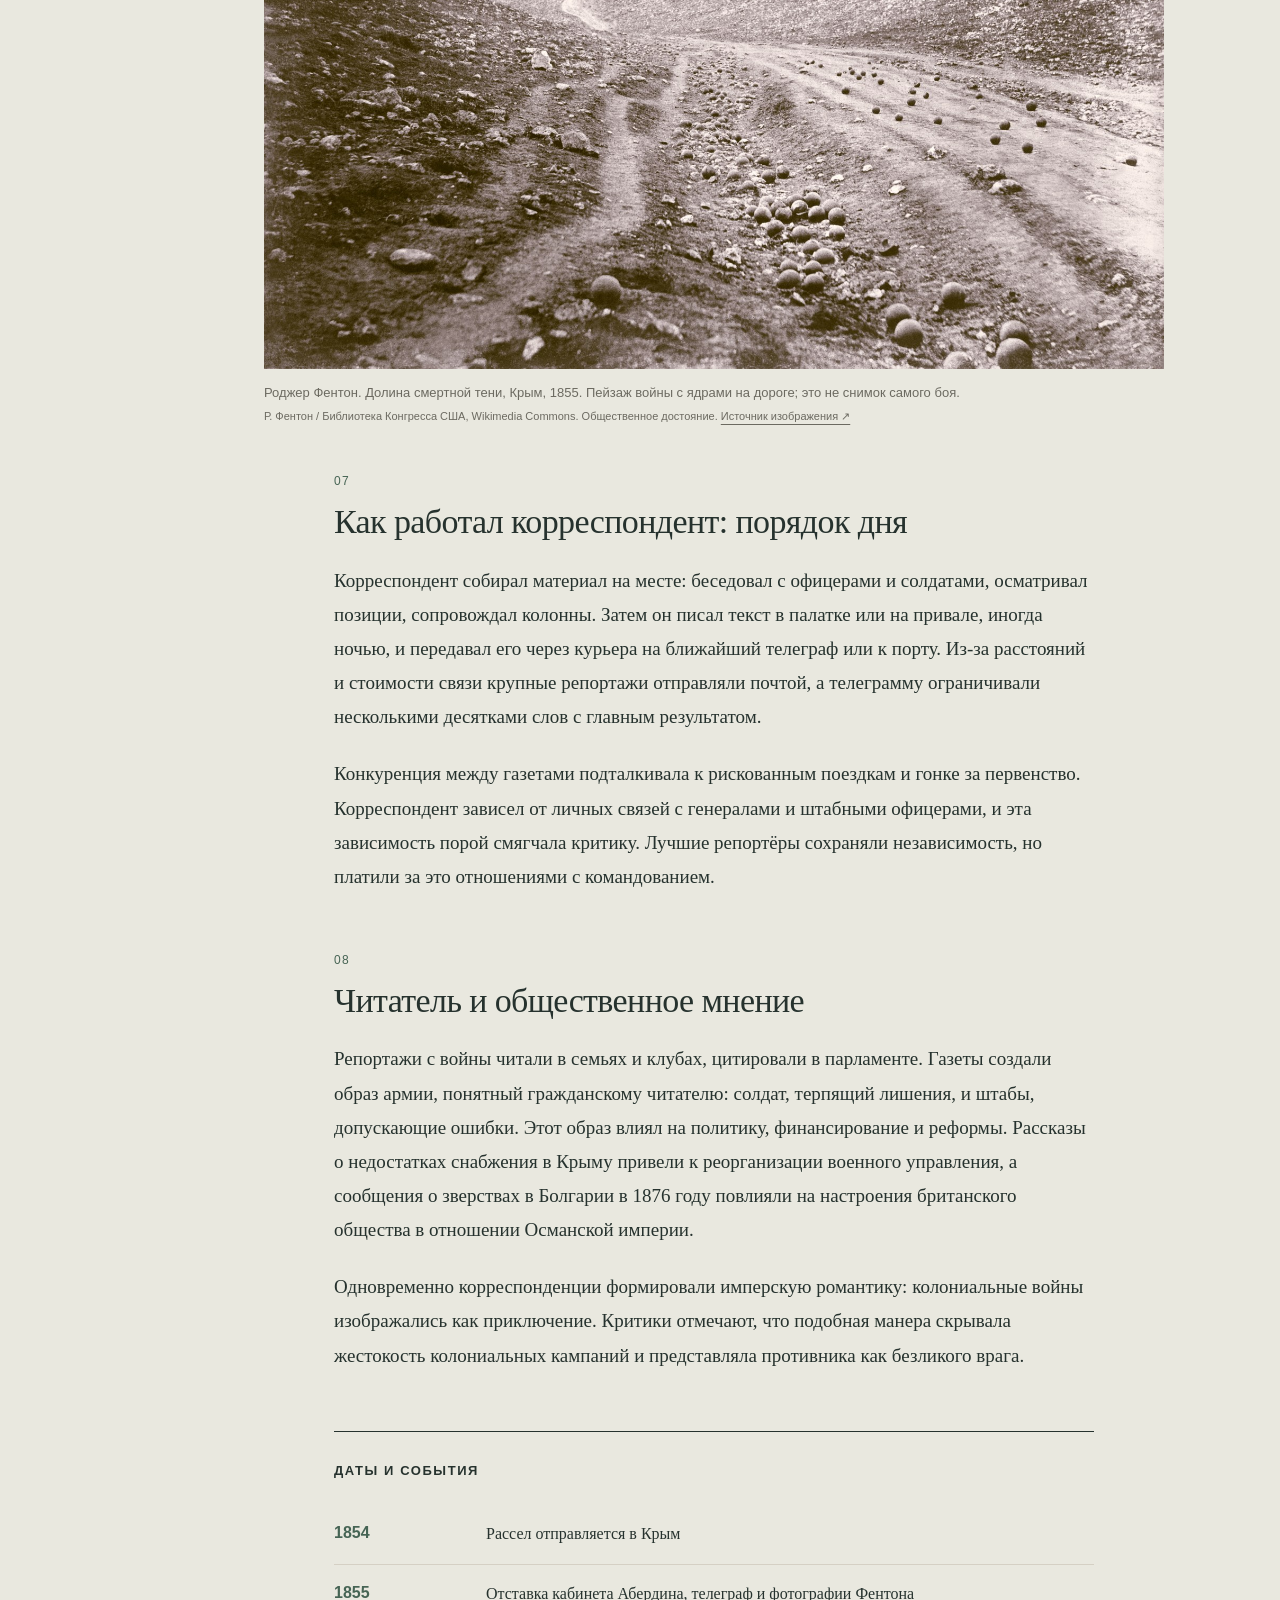
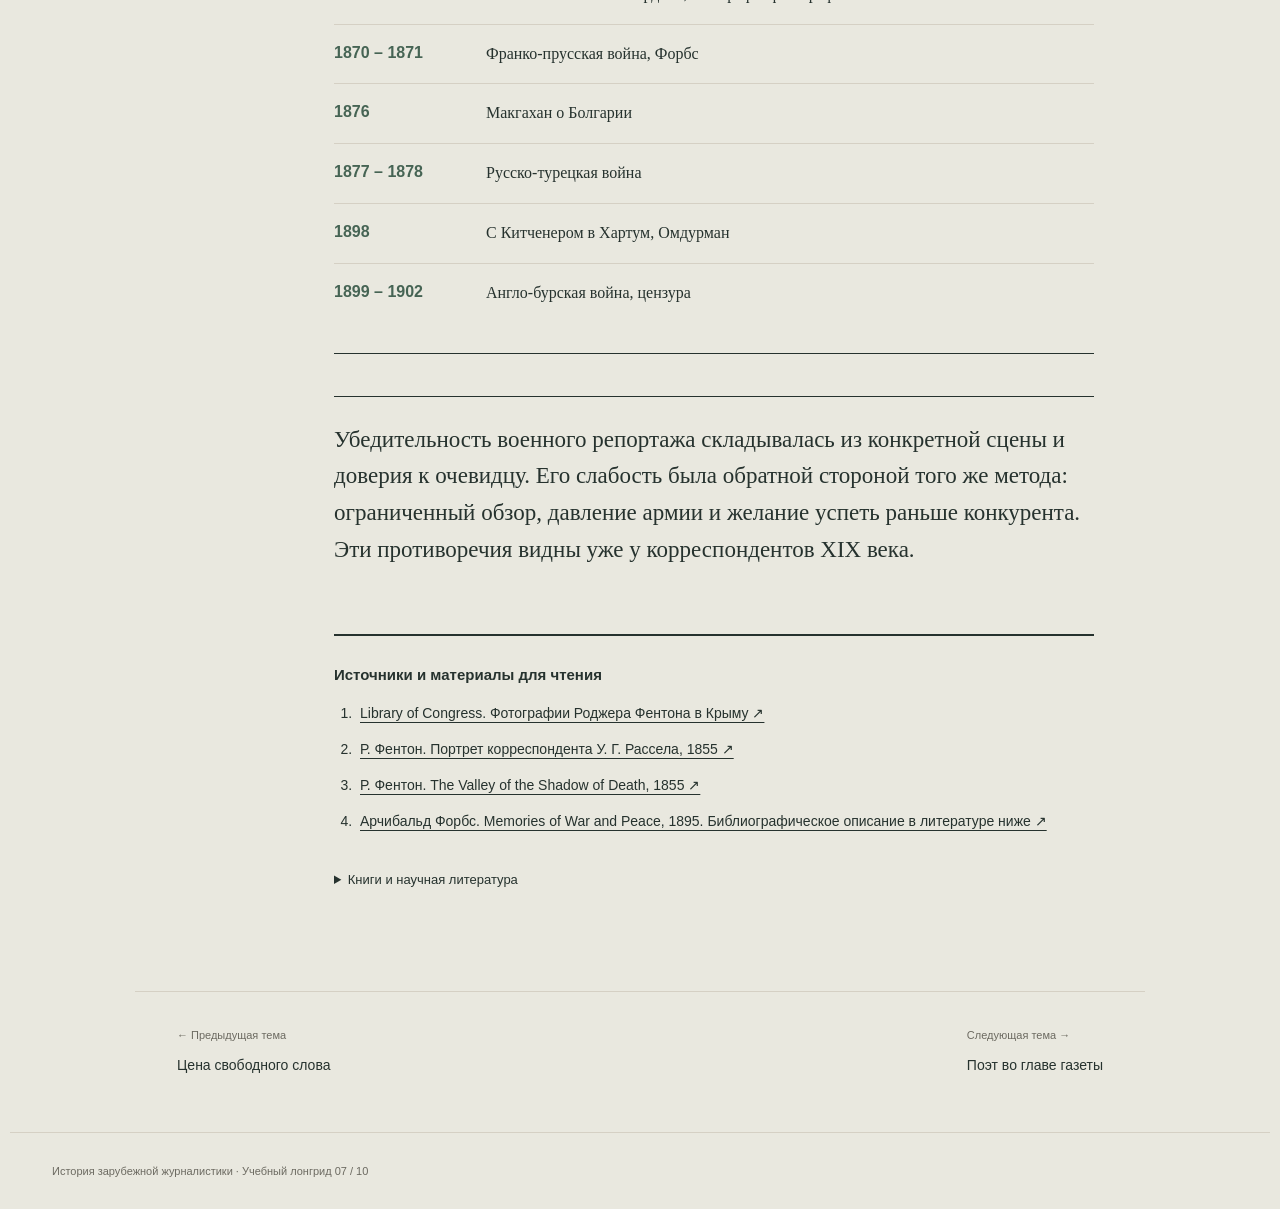
<file: 07-anglijskie-voennye-korrespondenty.html>
<!doctype html><html lang="ru"><head><meta charset="utf-8"><meta name="viewport" content="width=device-width, initial-scale=1"><meta name="description" content="Наблюдение, свидетельства, почта и телеграф. Метод и язык военной корреспонденции второй половины XIX века."><title>Из палатки в редакцию · История прессы</title><link rel="stylesheet" href="site.css"><script src="site.js" defer></script></head><body class="t7" id="top"><a class="skip" href="#article">Перейти к тексту</a><div id="progress" aria-hidden="true"></div><nav class="topbar" aria-label="Главная навигация"><a href="index.html"><strong>История прессы</strong></a><span class="edition">Десять историй о журналистике XIX века</span><a class="back" href="index.html">← Все темы</a></nav><header class="hero"><div class="hero-copy"><p class="kicker">Британские военные корреспонденты · 1854–1899 / Тема 07</p><h1>Как война становилась новостью</h1><p class="lead">Репортёр видел бой, но газета находилась за сотни миль от него. Между наблюдением и полосой стояли усталость, штабные разрешения, курьер, почта и дорогой телеграф. Именно эти условия объясняют и способ работы, и язык британской военной корреспонденции.</p><div class="meta"><span>Полевой блокнот</span><span>5–7 минут чтения</span><a href="#sources">Источники</a></div></div><figure class="hero-visual"><img src="russell.jpg" alt="Уильям Говард Рассел, специальный корреспондент The Times. Снимок Роджера Фентона, Крым, 1855." fetchpriority="high"><figcaption>Уильям Говард Рассел, специальный корреспондент The Times. Снимок Роджера Фентона, Крым, 1855.<span class="credit">Р. Фентон / Библиотека Конгресса США. Коллекция фотографий Крымской войны. <a href="https://www.loc.gov/item/2001697687/" target="_blank">Источник ↗</a></span></figcaption></figure></header><div class="reading"><aside class="toc" aria-label="Содержание"><h2>В этом лонгриде</h2><ol><li><a href="#s1">Крым: рождение профессии</a></li><li><a href="#s2">Техника: телеграф, почта, расстояние</a></li><li><a href="#s3">Поколение 1870 – 1880-х годов</a></li><li><a href="#s4">Стилистика</a></li><li><a href="#s5">Корреспондент и армия: цензура</a></li><li><a href="#s6">Фотография и иллюстрация</a></li><li><a href="#s7">Как работал корреспондент: порядок дня</a></li><li><a href="#s8">Читатель и общественное мнение</a></li></ol></aside><main class="story" id="article"><div class="facts"><div class="fact"><b>1854 – 1856</b><span>Крымская война</span></div><div class="fact"><b>1870 – 1871</b><span>франко-прусская война</span></div><div class="fact"><b>1877 – 1878</b><span>русско-турецкая война</span></div><div class="fact"><b>1898</b><span>Омдурман</span></div></div><section id="s1"><h2><span class="section-no">01</span>Крым: рождение профессии</h2><p>Военные репортёры существовали и раньше, но в 1854 году The Times отправила в Крым Уильяма Говарда Рассела, и его корреспонденции изменили представление о войне. Рассел писал не казённый отчёт, а свидетельство очевидца: он описывал мороз, болезни, плохо организованное снабжение, ошибки командования, а также героизм солдат. Его описание атаки у Балаклавы и "тонкой красной линии" шотландцев вошло в публичную память.</p><p>Редактор Джон Делейн поддерживал корреспондента, и публикации вызвали общественное возмущение состоянием армии. Правительство Абердина в 1855 году ушло в отставку, а в стране начались реформы медицинской службы и снабжения. Это был первый случай, когда газетный репортаж повлиял на судьбу кабинета.</p></section><section id="s2"><h2><span class="section-no">02</span>Техника: телеграф, почта, расстояние</h2><p>Корреспонденции из Крыма шли по почте, пароходом, и приходили в Лондон через недели. С подключением Крыма к телеграфной сети в 1855 году скорость выросла, но короткая телеграмма стоила дорого. Между телеграммой с краткими фактами и письмом с описанием сложилось разделение труда: первое содержало новость, второе картину.</p><p>Сам корреспондент был зависим от армии: пользовался её лагерем, лошадьми, разрешениями и защитой. Отсюда конфликт с командованием. Главнокомандующий лорд Реглан возмущался публикациями, потому что они были доступны противнику. Проблема открытых сведений осталась центральной для всей истории военной журналистики.</p></section><aside class="feature"><h3>Путь сообщения с фронта</h3><ol class="steps"><li><b>Увидеть и записать</b>Отметить время, место, расположение частей, слова участников.</li><li><b>Сопоставить свидетельства</b>Уточнить увиденное у солдат и офицеров. Не выдавать слух за собственное наблюдение.</li><li><b>Выбрать способ передачи</b>Короткий итог отправить телеграфом, развёрнутое описание передать письмом или с курьером.</li><li><b>Дойти до газетной полосы</b>Редакция сокращает и размещает материал, учитывая сроки выпуска и сообщения других источников.</li></ol><p class="note">Обобщённая схема работы, а не дословная инструкция конкретного корреспондента.</p></aside><section id="s3"><h2><span class="section-no">03</span>Поколение 1870 – 1880-х годов</h2><p>Во время франко-прусской войны 1870 – 1871 годов и русско-турецкой войны 1877 – 1878 годов появилась новая школа корреспондентов. Арчибальд Форбс (Daily News) известен репортажами о Седане и Плевне. Январий Макгахан, американец, работавший в Daily News, в 1876 году описал расправу над болгарским населением, и это повлияло на английское общественное мнение о восточном вопросе. Бенет Берли, Фредерик Вильерс, Чарльз Уильямс, другие репортёры работали в разных странах мира и ориентировались на конкуренцию между газетами за быстроту доставки текста.</p><p>Форбс в мемуарах описывал свой метод: ехать к месту событий самому, искать очевидцев на обеих сторонах, составлять текст сразу и отправлять с курьером или телеграммой. Скорость стала профессиональной ценностью, нередко в ущерб проверке.</p></section><section id="s4"><h2><span class="section-no">04</span>Стилистика</h2><p>Тексты военных корреспондентов строились по нескольким принципам. Во-первых, повествование от первого лица очевидца: "я видел", "мы выехали". Во-вторых, опора на конкретную деталь: цвет мундиров, звук орудий, качество дороги, слова солдата. В-третьих, последовательное восстановление событий. При этом хронологическое изложение нередко соседствовало с объяснением причин поражения, критикой командования и оценкой военной политики. В-четвёртых, эмоциональная окраска: сочувствие солдату, критика штабов, иногда патриотический пафос.</p><p>К концу века стиль усложнился, появились яркие литературные описания. Джордж Уоррингтон Стивенс из Daily Mail, автор книги "С Китченером в Хартум" (1898), описывал битву при Омдурмане как зрелище и одновременно как хронику. Уинстон Черчилль, будучи корреспондентом Morning Post, в 1899 году освещал Англо-бурскую войну и попал в плен. Литературность текстов отражала борьбу массовой прессы за аудиторию.</p></section><aside class="feature"><h3>Почему свидетельский тон убеждал</h3><p>Первое лицо давало читателю ощущение присутствия. Но фраза о том, что автор был на месте, сама по себе не подтверждала точность всех деталей. Корреспондент мог видеть лишь часть боя и узнавать его итог от других людей. Поэтому при чтении таких материалов нужно различать наблюдение, свидетельство собеседника и авторскую оценку.</p></aside><section id="s5"><h2><span class="section-no">05</span>Корреспондент и армия: цензура</h2><p>К концу столетия командование научилось ограничивать журналистов. В Судане генерал Китченер ввёл строгие правила аккредитации и ограничил свободу корреспондентов. В Англо-бурской войне была введена цензура телеграмм, а телеграфные линии контролировала армия. Лорд Уолсли, главнокомандующий, был известен недоверием к журналистам.</p><p>Спор между армией и прессой касался двух вопросов: кто решает, что публикуется, и кто несёт ответственность за утечку информации. Компромисс состоял в системе аккредитации и предварительной проверки сообщений, которая сохранилась в XX веке.</p></section><section id="s6"><h2><span class="section-no">06</span>Фотография и иллюстрация</h2><p>Параллельно с текстом развивалась визуальная фиксация войны. Роджер Фентон сделал в Крыму в 1855 году фотографии лагерей и пейзажей, но не боёв: съёмка требовала длительной экспозиции. Поэтому читатель видел войну преимущественно на гравюрах, подготовленных иллюстраторами по рисункам очевидцев, в изданиях вроде Illustrated London News. Это ещё одна форма сообщения, влиявшая на образ войны.</p></section><figure class="figure wide"><a href="valley.jpg" target="_blank" aria-label="Открыть изображение крупнее"><img src="valley.jpg" alt="Роджер Фентон. Долина смертной тени, Крым, 1855. Пейзаж войны с ядрами на дороге; это не снимок самого боя." loading="lazy" decoding="async"></a><figcaption>Роджер Фентон. Долина смертной тени, Крым, 1855. Пейзаж войны с ядрами на дороге; это не снимок самого боя.<span class="credit">Р. Фентон / Библиотека Конгресса США, Wikimedia Commons. Общественное достояние. <a href="https://www.loc.gov/item/2001698869/" target="_blank">Источник изображения ↗</a></span></figcaption></figure><section id="s7"><h2><span class="section-no">07</span>Как работал корреспондент: порядок дня</h2><p>Корреспондент собирал материал на месте: беседовал с офицерами и солдатами, осматривал позиции, сопровождал колонны. Затем он писал текст в палатке или на привале, иногда ночью, и передавал его через курьера на ближайший телеграф или к порту. Из-за расстояний и стоимости связи крупные репортажи отправляли почтой, а телеграмму ограничивали несколькими десятками слов с главным результатом.</p><p>Конкуренция между газетами подталкивала к рискованным поездкам и гонке за первенство. Корреспондент зависел от личных связей с генералами и штабными офицерами, и эта зависимость порой смягчала критику. Лучшие репортёры сохраняли независимость, но платили за это отношениями с командованием.</p></section><section id="s8"><h2><span class="section-no">08</span>Читатель и общественное мнение</h2><p>Репортажи с войны читали в семьях и клубах, цитировали в парламенте. Газеты создали образ армии, понятный гражданскому читателю: солдат, терпящий лишения, и штабы, допускающие ошибки. Этот образ влиял на политику, финансирование и реформы. Рассказы о недостатках снабжения в Крыму привели к реорганизации военного управления, а сообщения о зверствах в Болгарии в 1876 году повлияли на настроения британского общества в отношении Османской империи.</p><p>Одновременно корреспонденции формировали имперскую романтику: колониальные войны изображались как приключение. Критики отмечают, что подобная манера скрывала жестокость колониальных кампаний и представляла противника как безликого врага.</p></section><div class="timeline"><h2>Даты и события</h2><ol><li><b>1854</b><span>Рассел отправляется в Крым</span></li><li><b>1855</b><span>Отставка кабинета Абердина, телеграф и фотографии Фентона</span></li><li><b>1870 – 1871</b><span>Франко-прусская война, Форбс</span></li><li><b>1876</b><span>Макгахан о Болгарии</span></li><li><b>1877 – 1878</b><span>Русско-турецкая война</span></li><li><b>1898</b><span>С Китченером в Хартум, Омдурман</span></li><li><b>1899 – 1902</b><span>Англо-бурская война, цензура</span></li></ol></div><p class="ending">Убедительность военного репортажа складывалась из конкретной сцены и доверия к очевидцу. Его слабость была обратной стороной того же метода: ограниченный обзор, давление армии и желание успеть раньше конкурента. Эти противоречия видны уже у корреспондентов XIX века.</p><div class="sources" id="sources"><h2>Источники и материалы для чтения</h2><ol><li><a href="https://www.loc.gov/pictures/collection/ftncnw/" target="_blank">Library of Congress. Фотографии Роджера Фентона в Крыму ↗</a></li><li><a href="https://www.loc.gov/item/2001697687/" target="_blank">Р. Фентон. Портрет корреспондента У. Г. Рассела, 1855 ↗</a></li><li><a href="https://www.loc.gov/item/2001698869/" target="_blank">Р. Фентон. The Valley of the Shadow of Death, 1855 ↗</a></li><li><a href="https://archive.org/search?query=title%3A%22Memories+of+war+and+peace%22+AND+creator%3AForbes" target="_blank">Арчибальд Форбс. Memories of War and Peace, 1895. Библиографическое описание в литературе ниже ↗</a></li></ol><details><summary>Книги и научная литература</summary><ol><li>Knightley P. The First Casualty: The War Correspondent as Hero and Myth-Maker from the Crimea to Iraq. London: Prion, 2000 (первое изд. 1975).</li><li>Lambert A., Badsey S. The War Correspondents: The Crimean War. Stroud: Alan Sutton, 1994.</li><li>Hudson M., Stanier J. War and the Media: A Random Searchlight. Stroud: Sutton, 1997.</li><li>Russell W. H. The British Expedition to the Crimea. London: Routledge, 1858.</li><li>Forbes A. Memories of War and Peace. London: Cassell, 1895.</li><li>Steevens G. W. With Kitchener to Khartum. Edinburgh: Blackwood, 1898.</li></ol></details></div></main></div><nav class="next-story" aria-label="Другие лонгриды"><a href="06-anglijskaya-pressa-reforma.html"><small>← Предыдущая тема</small>Цена свободного слова</a><a href="08-brajant-i-amerikanskie-zhurnaly.html"><small>Следующая тема →</small>Поэт во главе газеты</a></nav><footer class="footer">История зарубежной журналистики · Учебный лонгрид 07 / 10</footer><a class="to-top" href="#top" aria-label="Вернуться к началу">↑</a></body></html>
</file>
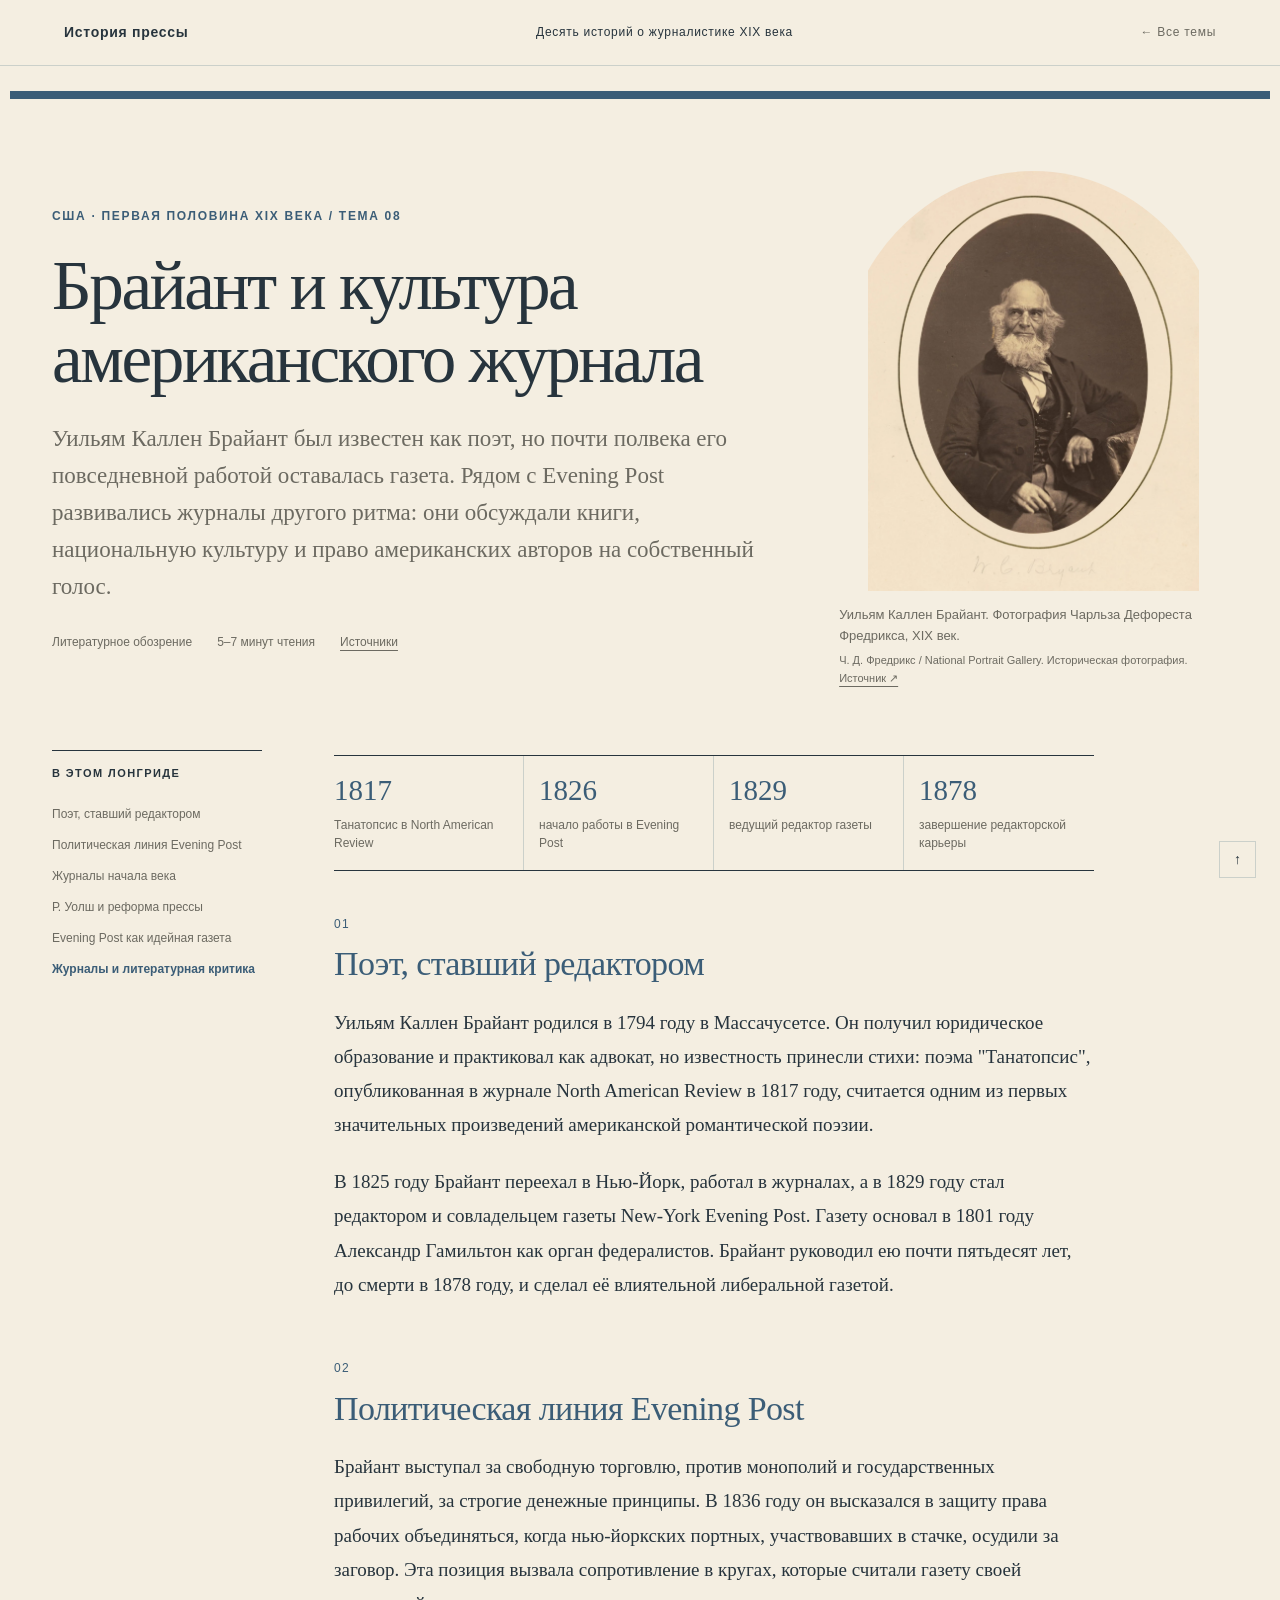
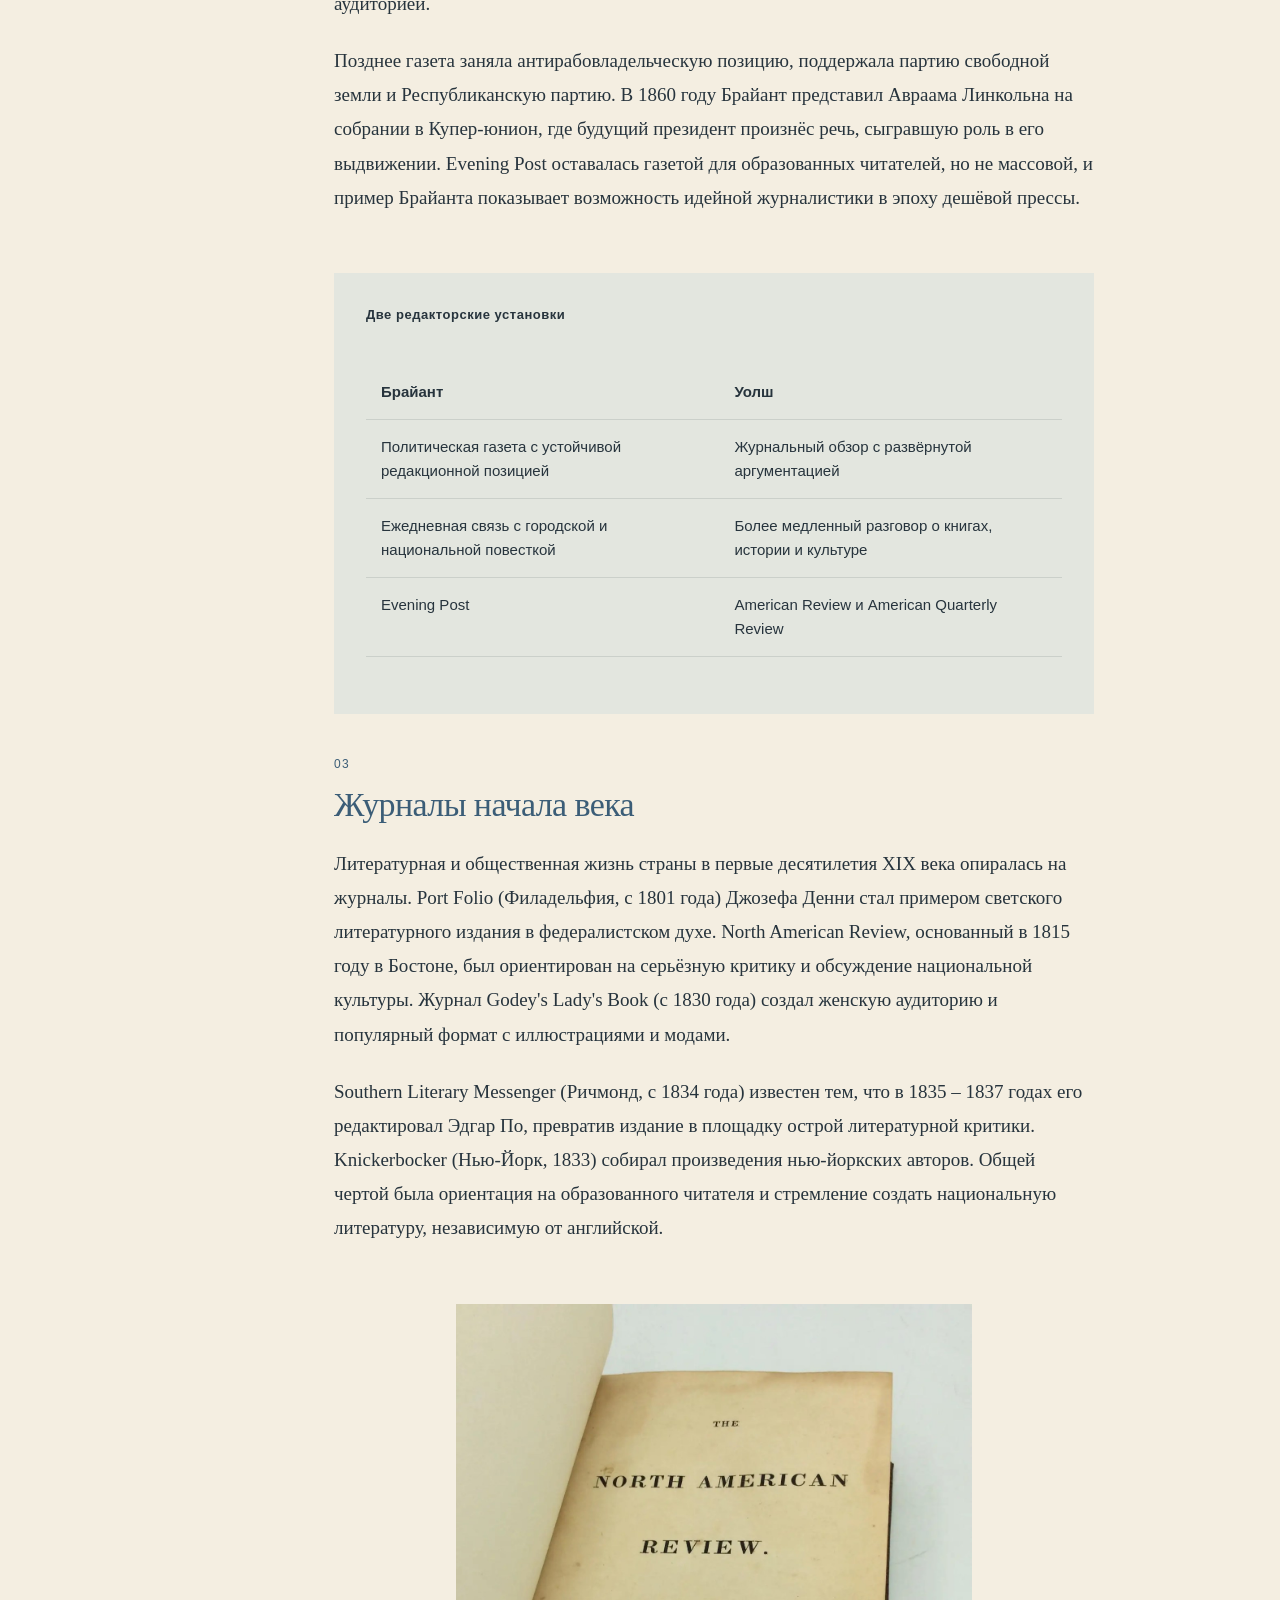
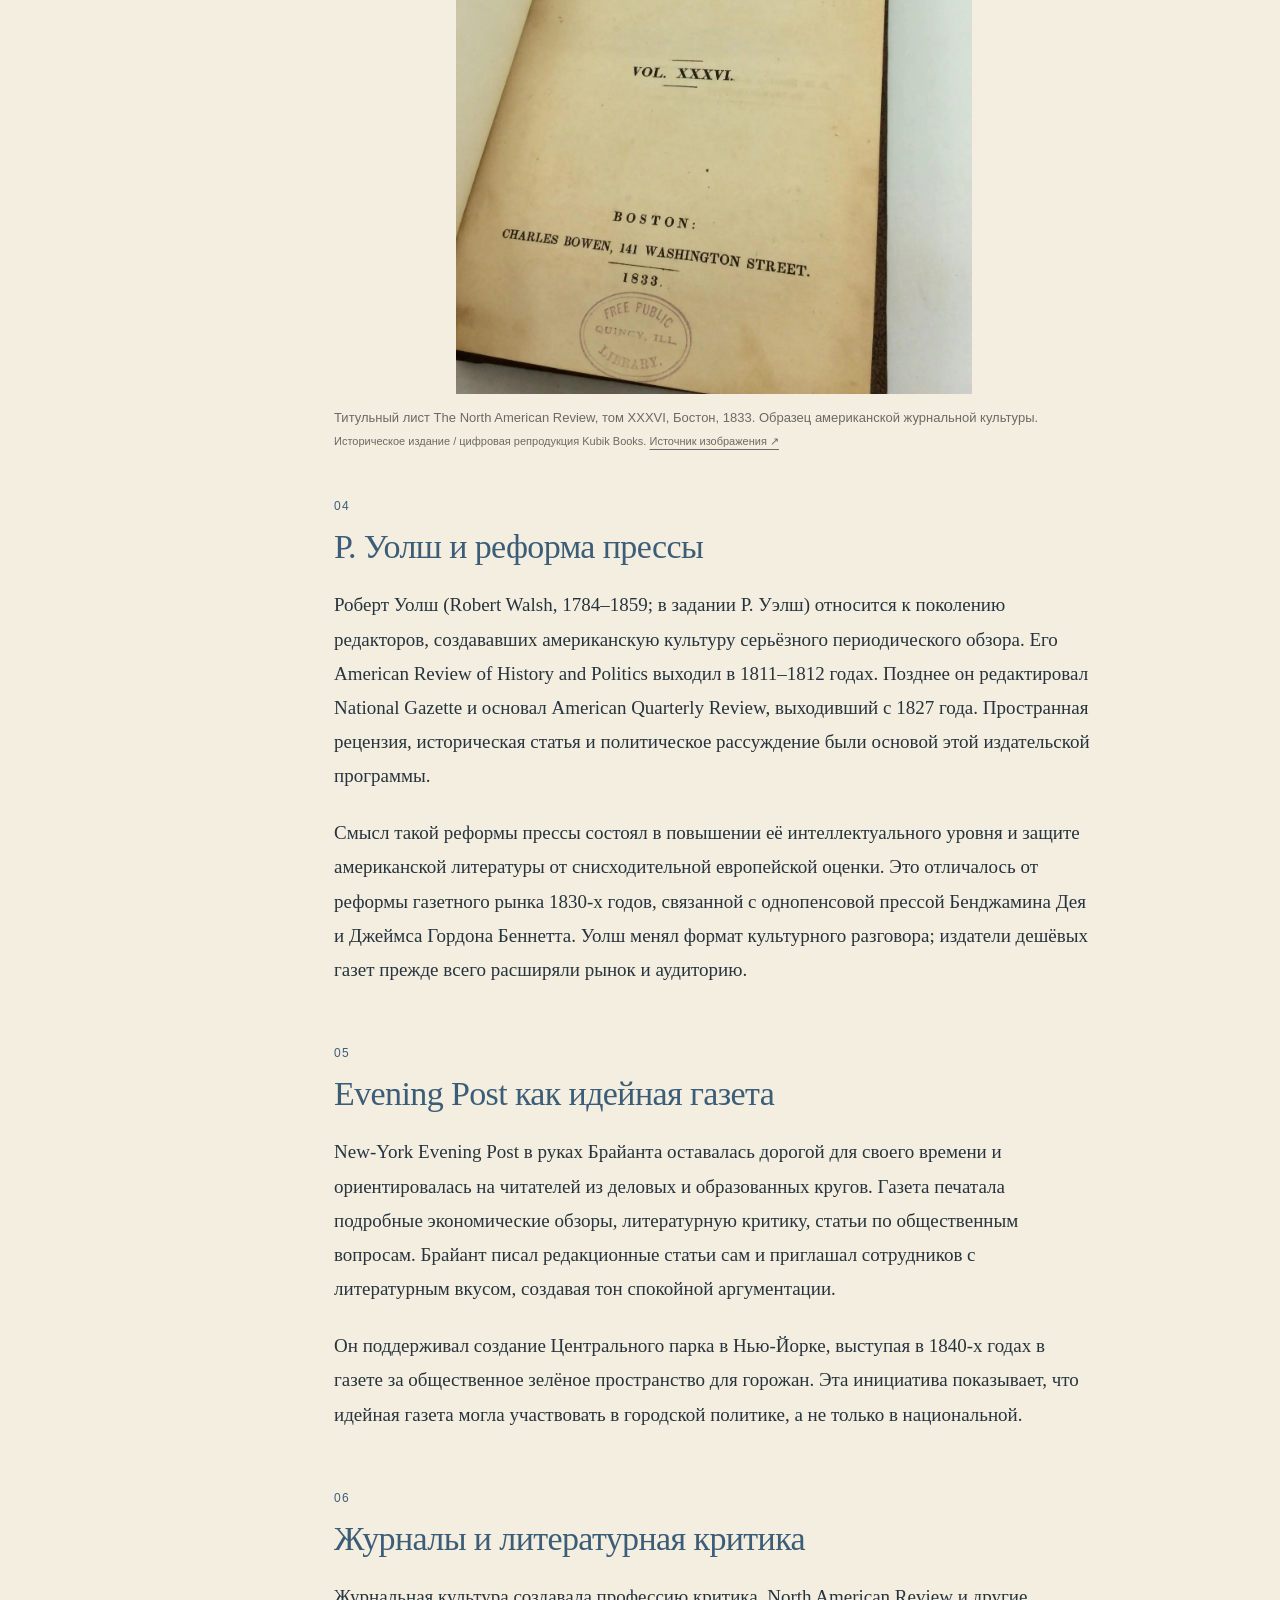
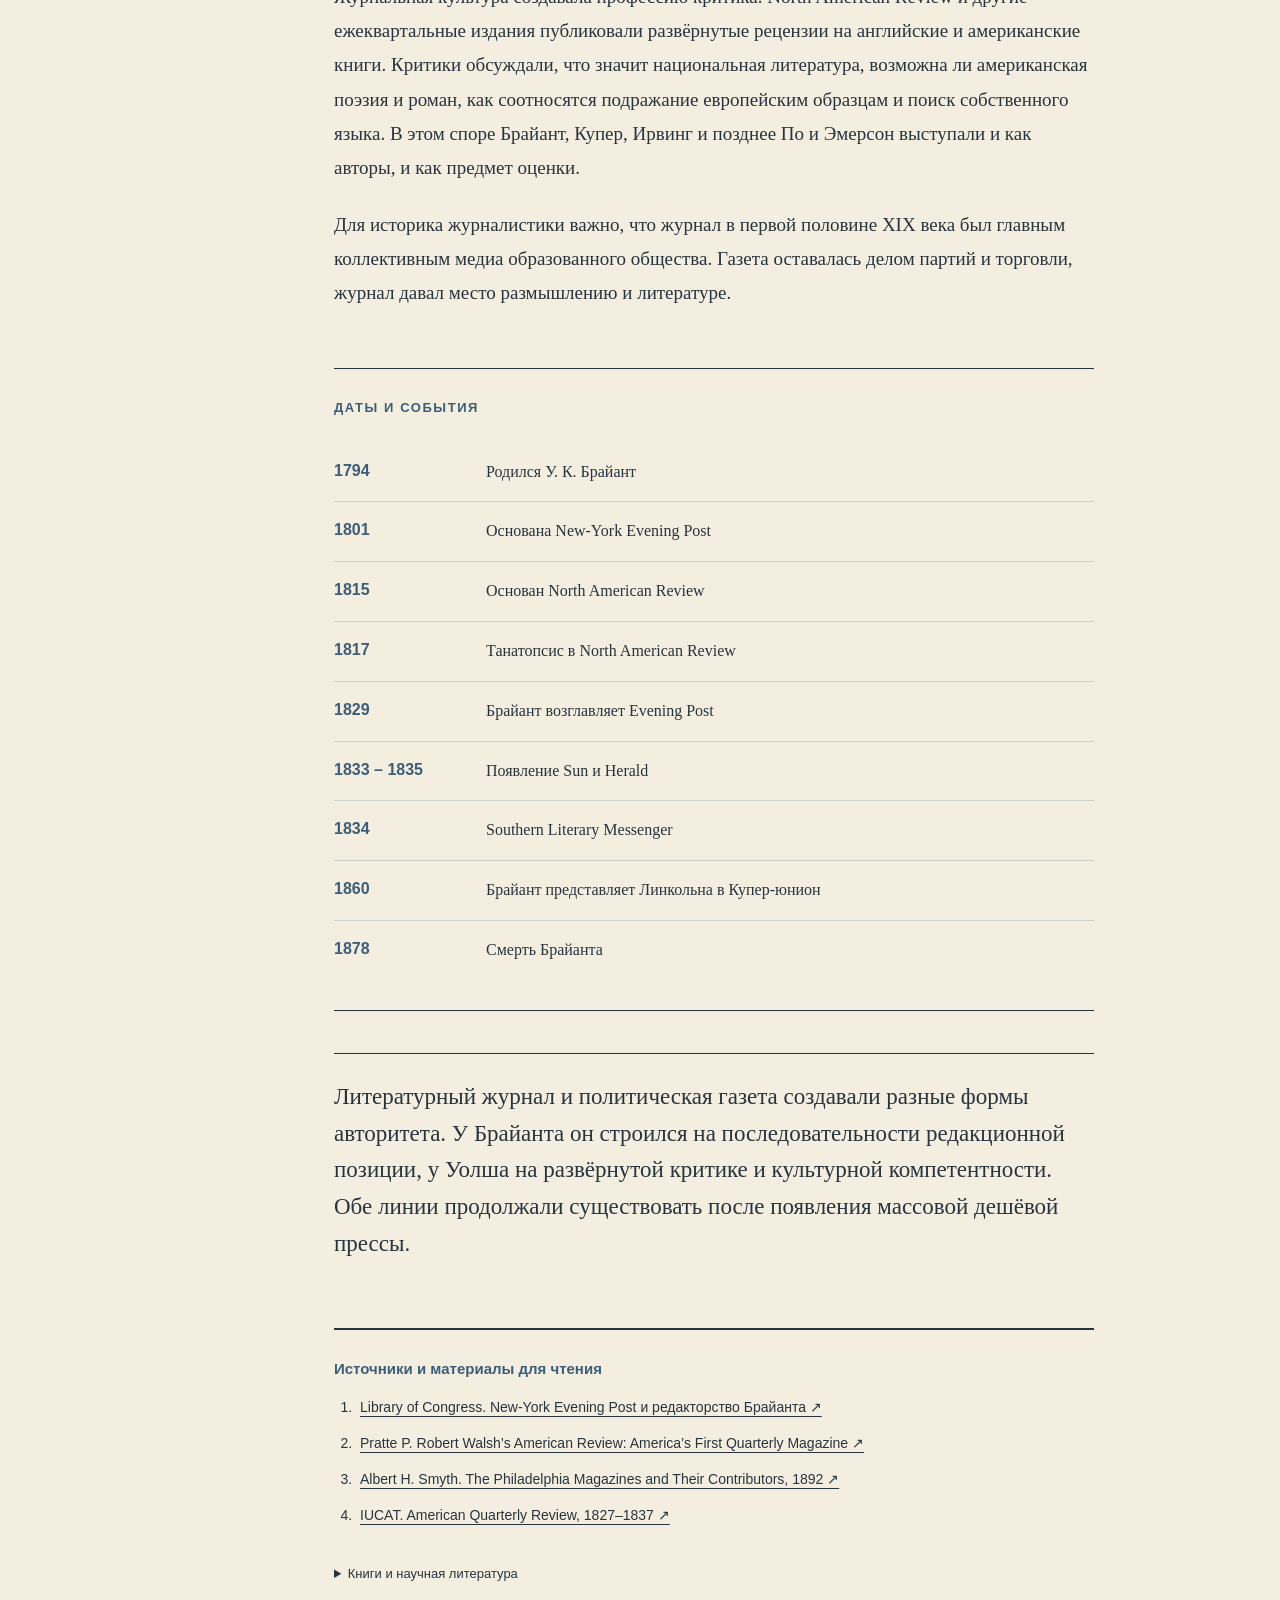
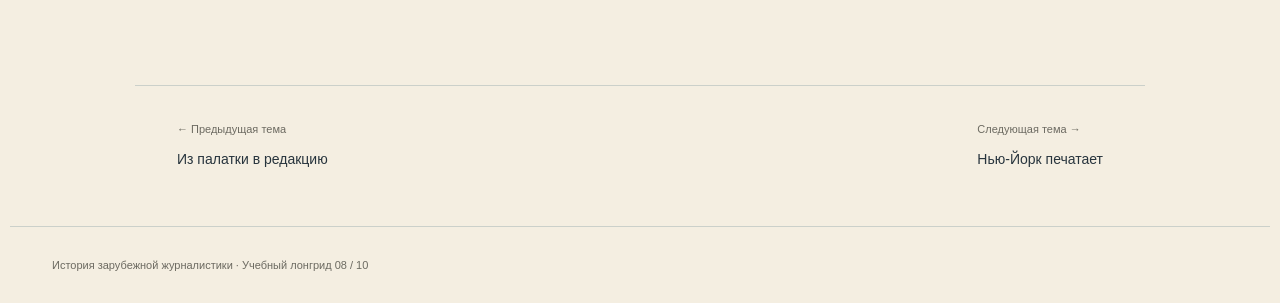
<file: 08-brajant-i-amerikanskie-zhurnaly.html>
<!doctype html><html lang="ru"><head><meta charset="utf-8"><meta name="viewport" content="width=device-width, initial-scale=1"><meta name="description" content="Редакторская линия Evening Post, первые американские обзоры и издательская программа Роберта Уолша."><title>Поэт во главе газеты · История прессы</title><link rel="stylesheet" href="site.css"><script src="site.js" defer></script></head><body class="t8" id="top"><a class="skip" href="#article">Перейти к тексту</a><div id="progress" aria-hidden="true"></div><nav class="topbar" aria-label="Главная навигация"><a href="index.html"><strong>История прессы</strong></a><span class="edition">Десять историй о журналистике XIX века</span><a class="back" href="index.html">← Все темы</a></nav><header class="hero"><div class="hero-copy"><p class="kicker">США · Первая половина XIX века / Тема 08</p><h1>Брайант и культура американского журнала</h1><p class="lead">Уильям Каллен Брайант был известен как поэт, но почти полвека его повседневной работой оставалась газета. Рядом с Evening Post развивались журналы другого ритма: они обсуждали книги, национальную культуру и право американских авторов на собственный голос.</p><div class="meta"><span>Литературное обозрение</span><span>5–7 минут чтения</span><a href="#sources">Источники</a></div></div><figure class="hero-visual"><img src="bryant.jpg" alt="Уильям Каллен Брайант. Фотография Чарльза Дефореста Фредрикса, XIX век." fetchpriority="high"><figcaption>Уильям Каллен Брайант. Фотография Чарльза Дефореста Фредрикса, XIX век.<span class="credit">Ч. Д. Фредрикс / National Portrait Gallery. Историческая фотография. <a href="https://www.excellence-in-literature.com/william-cullen-bryant-biography/" target="_blank">Источник ↗</a></span></figcaption></figure></header><div class="reading"><aside class="toc" aria-label="Содержание"><h2>В этом лонгриде</h2><ol><li><a href="#s1">Поэт, ставший редактором</a></li><li><a href="#s2">Политическая линия Evening Post</a></li><li><a href="#s3">Журналы начала века</a></li><li><a href="#s4">Р. Уолш и реформа прессы</a></li><li><a href="#s5">Evening Post как идейная газета</a></li><li><a href="#s6">Журналы и литературная критика</a></li></ol></aside><main class="story" id="article"><div class="facts"><div class="fact"><b>1817</b><span>Танатопсис в North American Review</span></div><div class="fact"><b>1826</b><span>начало работы в Evening Post</span></div><div class="fact"><b>1829</b><span>ведущий редактор газеты</span></div><div class="fact"><b>1878</b><span>завершение редакторской карьеры</span></div></div><section id="s1"><h2><span class="section-no">01</span>Поэт, ставший редактором</h2><p>Уильям Каллен Брайант родился в 1794 году в Массачусетсе. Он получил юридическое образование и практиковал как адвокат, но известность принесли стихи: поэма "Танатопсис", опубликованная в журнале North American Review в 1817 году, считается одним из первых значительных произведений американской романтической поэзии.</p><p>В 1825 году Брайант переехал в Нью-Йорк, работал в журналах, а в 1829 году стал редактором и совладельцем газеты New-York Evening Post. Газету основал в 1801 году Александр Гамильтон как орган федералистов. Брайант руководил ею почти пятьдесят лет, до смерти в 1878 году, и сделал её влиятельной либеральной газетой.</p></section><section id="s2"><h2><span class="section-no">02</span>Политическая линия Evening Post</h2><p>Брайант выступал за свободную торговлю, против монополий и государственных привилегий, за строгие денежные принципы. В 1836 году он высказался в защиту права рабочих объединяться, когда нью-йоркских портных, участвовавших в стачке, осудили за заговор. Эта позиция вызвала сопротивление в кругах, которые считали газету своей аудиторией.</p><p>Позднее газета заняла антирабовладельческую позицию, поддержала партию свободной земли и Республиканскую партию. В 1860 году Брайант представил Авраама Линкольна на собрании в Купер-юнион, где будущий президент произнёс речь, сыгравшую роль в его выдвижении. Evening Post оставалась газетой для образованных читателей, но не массовой, и пример Брайанта показывает возможность идейной журналистики в эпоху дешёвой прессы.</p></section><aside class="feature"><h3>Две редакторские установки</h3><div class="table-wrap"><table class="comparison"><thead><tr><th scope="col">Брайант</th><th scope="col">Уолш</th></tr></thead><tbody><tr><td>Политическая газета с устойчивой редакционной позицией</td><td>Журнальный обзор с развёрнутой аргументацией</td></tr><tr><td>Ежедневная связь с городской и национальной повесткой</td><td>Более медленный разговор о книгах, истории и культуре</td></tr><tr><td>Evening Post</td><td>American Review и American Quarterly Review</td></tr></tbody></table></div></aside><section id="s3"><h2><span class="section-no">03</span>Журналы начала века</h2><p>Литературная и общественная жизнь страны в первые десятилетия XIX века опиралась на журналы. Port Folio (Филадельфия, с 1801 года) Джозефа Денни стал примером светского литературного издания в федералистском духе. North American Review, основанный в 1815 году в Бостоне, был ориентирован на серьёзную критику и обсуждение национальной культуры. Журнал Godey's Lady's Book (с 1830 года) создал женскую аудиторию и популярный формат с иллюстрациями и модами.</p><p>Southern Literary Messenger (Ричмонд, с 1834 года) известен тем, что в 1835 – 1837 годах его редактировал Эдгар По, превратив издание в площадку острой литературной критики. Knickerbocker (Нью-Йорк, 1833) собирал произведения нью-йоркских авторов. Общей чертой была ориентация на образованного читателя и стремление создать национальную литературу, независимую от английской.</p></section><figure class="figure "><a href="northreview.jpg" target="_blank" aria-label="Открыть изображение крупнее"><img src="northreview.jpg" alt="Титульный лист The North American Review, том XXXVI, Бостон, 1833. Образец американской журнальной культуры." loading="lazy" decoding="async"></a><figcaption>Титульный лист The North American Review, том XXXVI, Бостон, 1833. Образец американской журнальной культуры.<span class="credit">Историческое издание / цифровая репродукция Kubik Books. <a href="https://www.kubikbooks.com/pages/books/213435/the-north-american-review-volume-36-january-1833-april-1833" target="_blank">Источник изображения ↗</a></span></figcaption></figure><section id="s4"><h2><span class="section-no">04</span>Р. Уолш и реформа прессы</h2><p>Роберт Уолш (Robert Walsh, 1784–1859; в задании Р. Уэлш) относится к поколению редакторов, создававших американскую культуру серьёзного периодического обзора. Его American Review of History and Politics выходил в 1811–1812 годах. Позднее он редактировал National Gazette и основал American Quarterly Review, выходивший с 1827 года. Пространная рецензия, историческая статья и политическое рассуждение были основой этой издательской программы.</p><p>Смысл такой реформы прессы состоял в повышении её интеллектуального уровня и защите американской литературы от снисходительной европейской оценки. Это отличалось от реформы газетного рынка 1830-х годов, связанной с однопенсовой прессой Бенджамина Дея и Джеймса Гордона Беннетта. Уолш менял формат культурного разговора; издатели дешёвых газет прежде всего расширяли рынок и аудиторию.</p></section><section id="s5"><h2><span class="section-no">05</span>Evening Post как идейная газета</h2><p>New-York Evening Post в руках Брайанта оставалась дорогой для своего времени и ориентировалась на читателей из деловых и образованных кругов. Газета печатала подробные экономические обзоры, литературную критику, статьи по общественным вопросам. Брайант писал редакционные статьи сам и приглашал сотрудников с литературным вкусом, создавая тон спокойной аргументации.</p><p>Он поддерживал создание Центрального парка в Нью-Йорке, выступая в 1840-х годах в газете за общественное зелёное пространство для горожан. Эта инициатива показывает, что идейная газета могла участвовать в городской политике, а не только в национальной.</p></section><section id="s6"><h2><span class="section-no">06</span>Журналы и литературная критика</h2><p>Журнальная культура создавала профессию критика. North American Review и другие ежеквартальные издания публиковали развёрнутые рецензии на английские и американские книги. Критики обсуждали, что значит национальная литература, возможна ли американская поэзия и роман, как соотносятся подражание европейским образцам и поиск собственного языка. В этом споре Брайант, Купер, Ирвинг и позднее По и Эмерсон выступали и как авторы, и как предмет оценки.</p><p>Для историка журналистики важно, что журнал в первой половине XIX века был главным коллективным медиа образованного общества. Газета оставалась делом партий и торговли, журнал давал место размышлению и литературе.</p></section><div class="timeline"><h2>Даты и события</h2><ol><li><b>1794</b><span>Родился У. К. Брайант</span></li><li><b>1801</b><span>Основана New-York Evening Post</span></li><li><b>1815</b><span>Основан North American Review</span></li><li><b>1817</b><span>Танатопсис в North American Review</span></li><li><b>1829</b><span>Брайант возглавляет Evening Post</span></li><li><b>1833 – 1835</b><span>Появление Sun и Herald</span></li><li><b>1834</b><span>Southern Literary Messenger</span></li><li><b>1860</b><span>Брайант представляет Линкольна в Купер-юнион</span></li><li><b>1878</b><span>Смерть Брайанта</span></li></ol></div><p class="ending">Литературный журнал и политическая газета создавали разные формы авторитета. У Брайанта он строился на последовательности редакционной позиции, у Уолша на развёрнутой критике и культурной компетентности. Обе линии продолжали существовать после появления массовой дешёвой прессы.</p><div class="sources" id="sources"><h2>Источники и материалы для чтения</h2><ol><li><a href="https://www.loc.gov/item/sn83030385/" target="_blank">Library of Congress. New-York Evening Post и редакторство Брайанта ↗</a></li><li><a href="https://files.eric.ed.gov/fulltext/ED188215.pdf" target="_blank">Pratte P. Robert Walsh’s American Review: America’s First Quarterly Magazine ↗</a></li><li><a href="https://www.gutenberg.org/files/24303/24303-h/24303-h.htm" target="_blank">Albert H. Smyth. The Philadelphia Magazines and Their Contributors, 1892 ↗</a></li><li><a href="https://www.iucat.iu.edu/iub/3151453" target="_blank">IUCAT. American Quarterly Review, 1827–1837 ↗</a></li></ol><details><summary>Книги и научная литература</summary><ol><li>Mott F. L. American Journalism: A History of Newspapers in the United States Through 250 Years. New York: Macmillan, 1941.</li><li>Mott F. L. A History of American Magazines. Vols. 1 – 3. Cambridge, MA: Harvard University Press, 1938 – 1957.</li><li>Nevins A. The Evening Post: A Century of Journalism. New York: Boni &amp; Liveright, 1922.</li><li>Brown C. H. William Cullen Bryant. New York: Scribner, 1971.</li><li>Schudson M. Discovering the News: A Social History of American Newspapers. New York: Basic Books, 1978.</li></ol></details></div></main></div><nav class="next-story" aria-label="Другие лонгриды"><a href="07-anglijskie-voennye-korrespondenty.html"><small>← Предыдущая тема</small>Из палатки в редакцию</a><a href="09-nyu-jorkskaya-pressa.html"><small>Следующая тема →</small>Нью-Йорк печатает</a></nav><footer class="footer">История зарубежной журналистики · Учебный лонгрид 08 / 10</footer><a class="to-top" href="#top" aria-label="Вернуться к началу">↑</a></body></html>
</file>
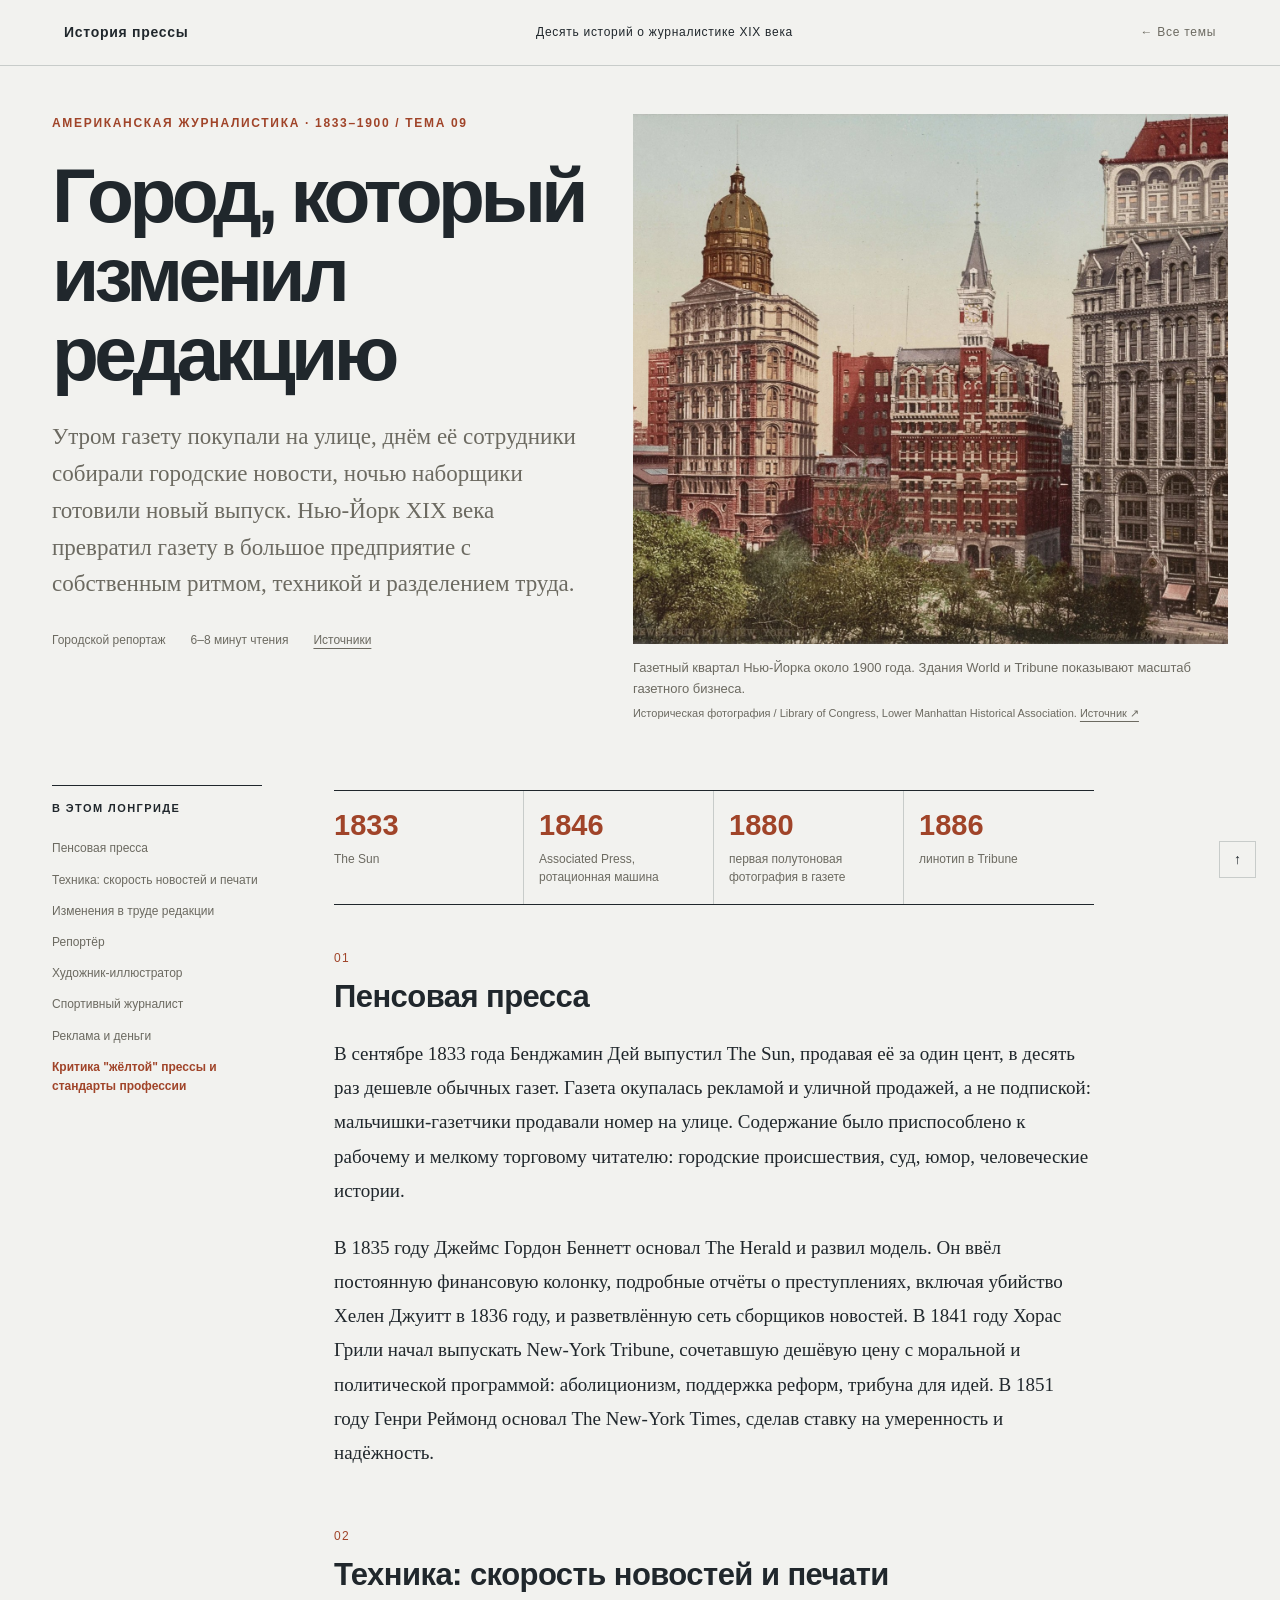
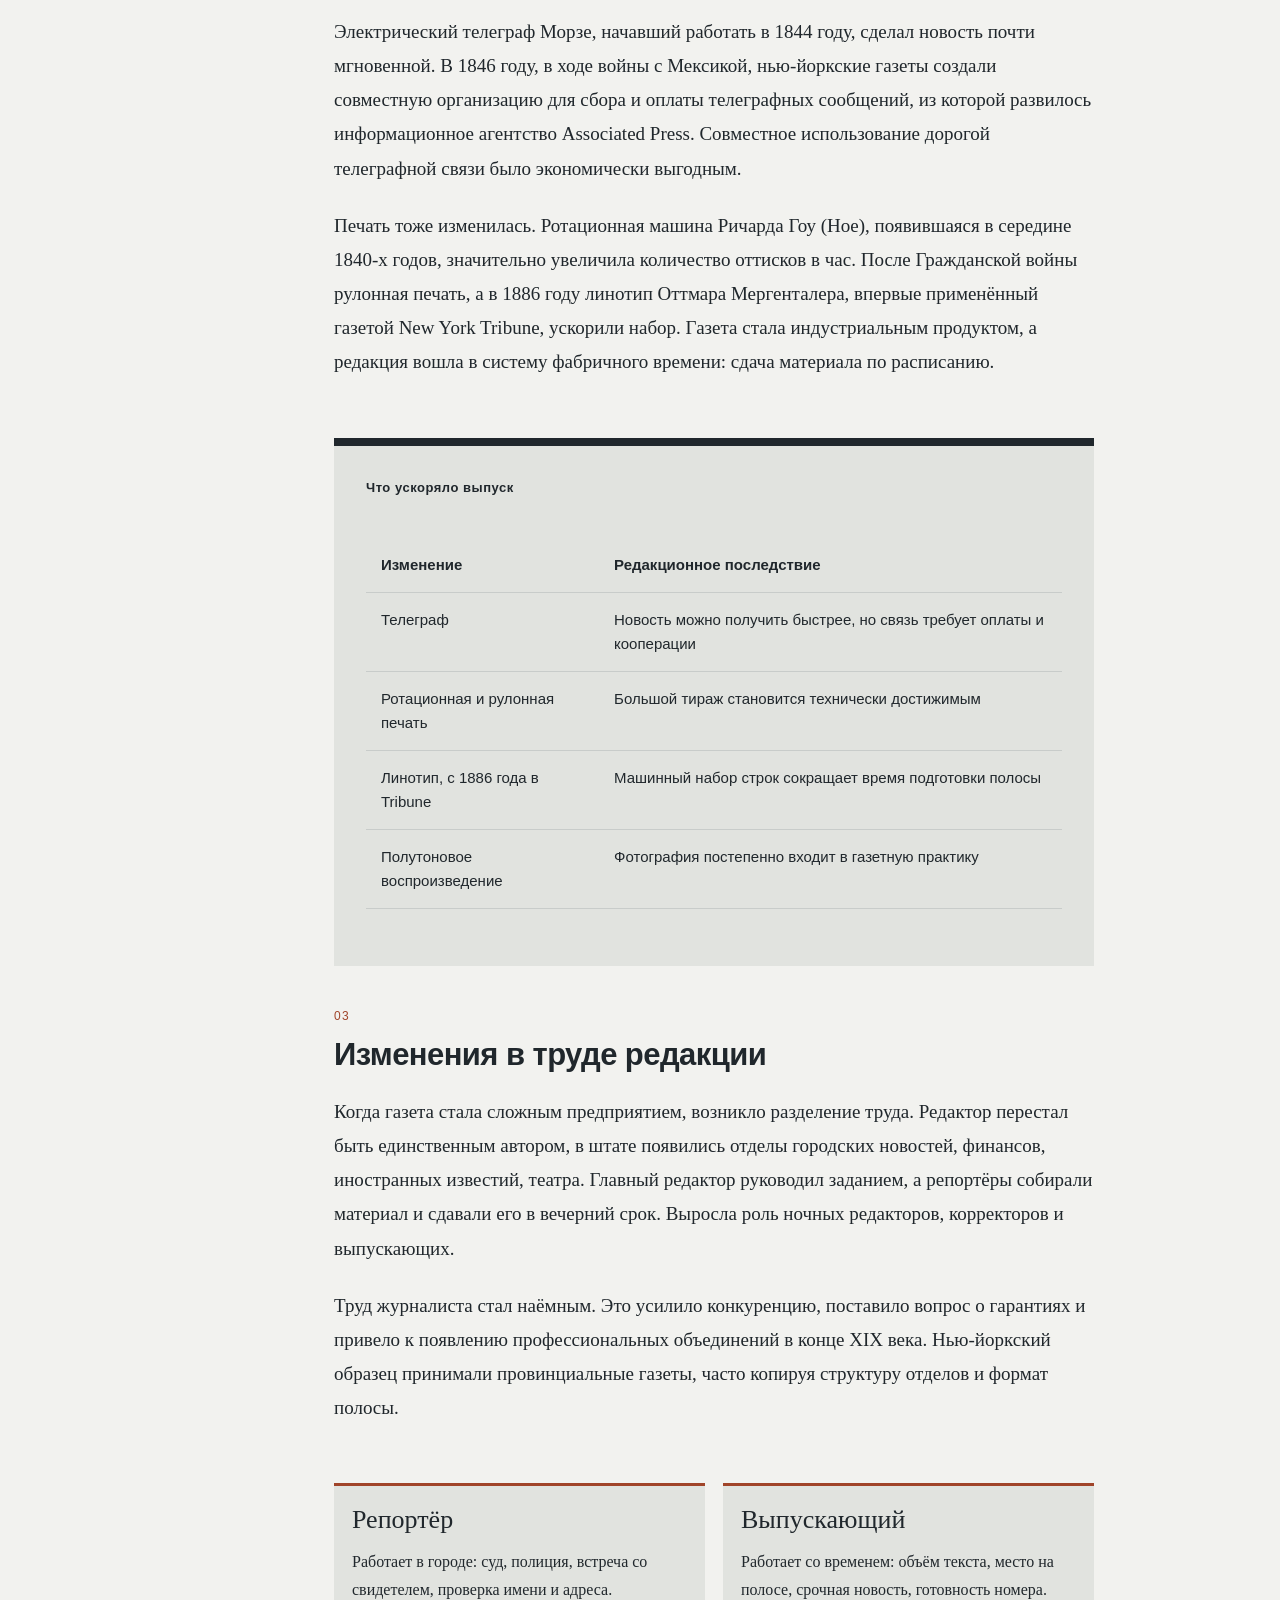
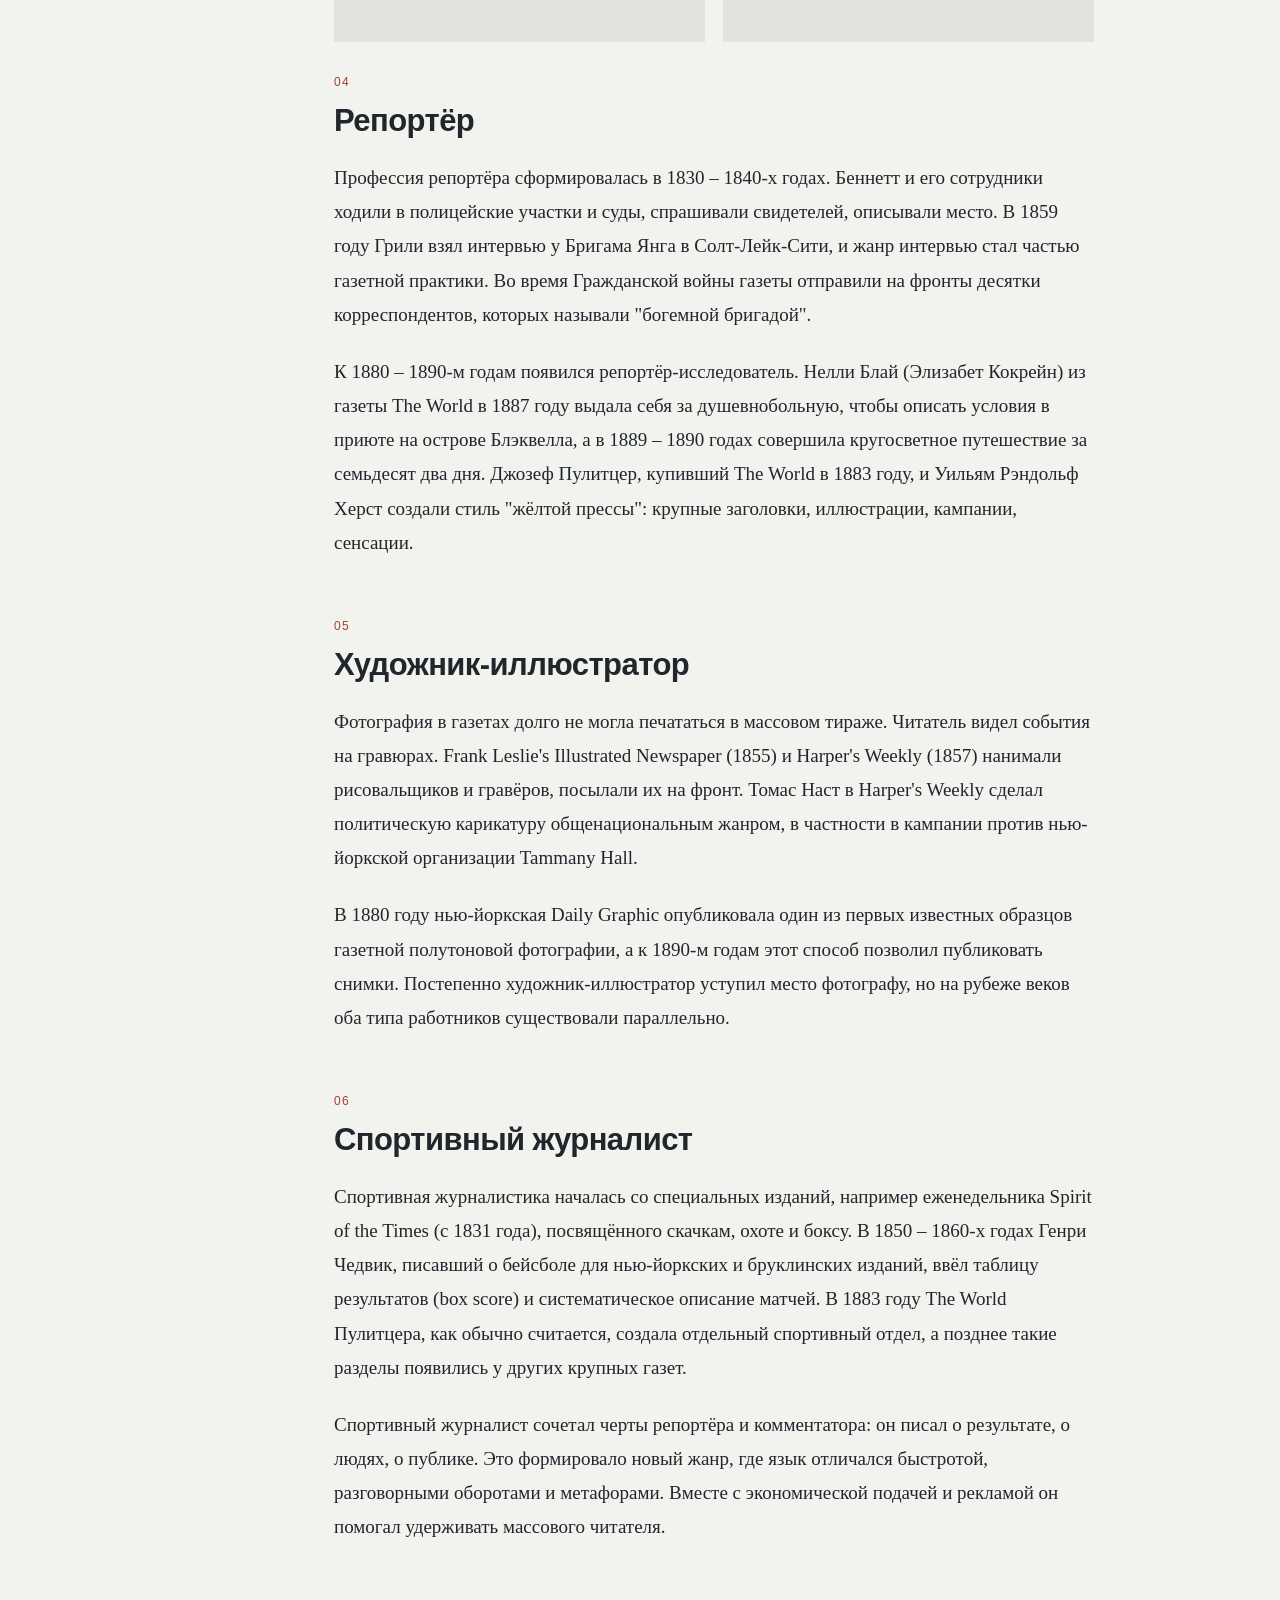
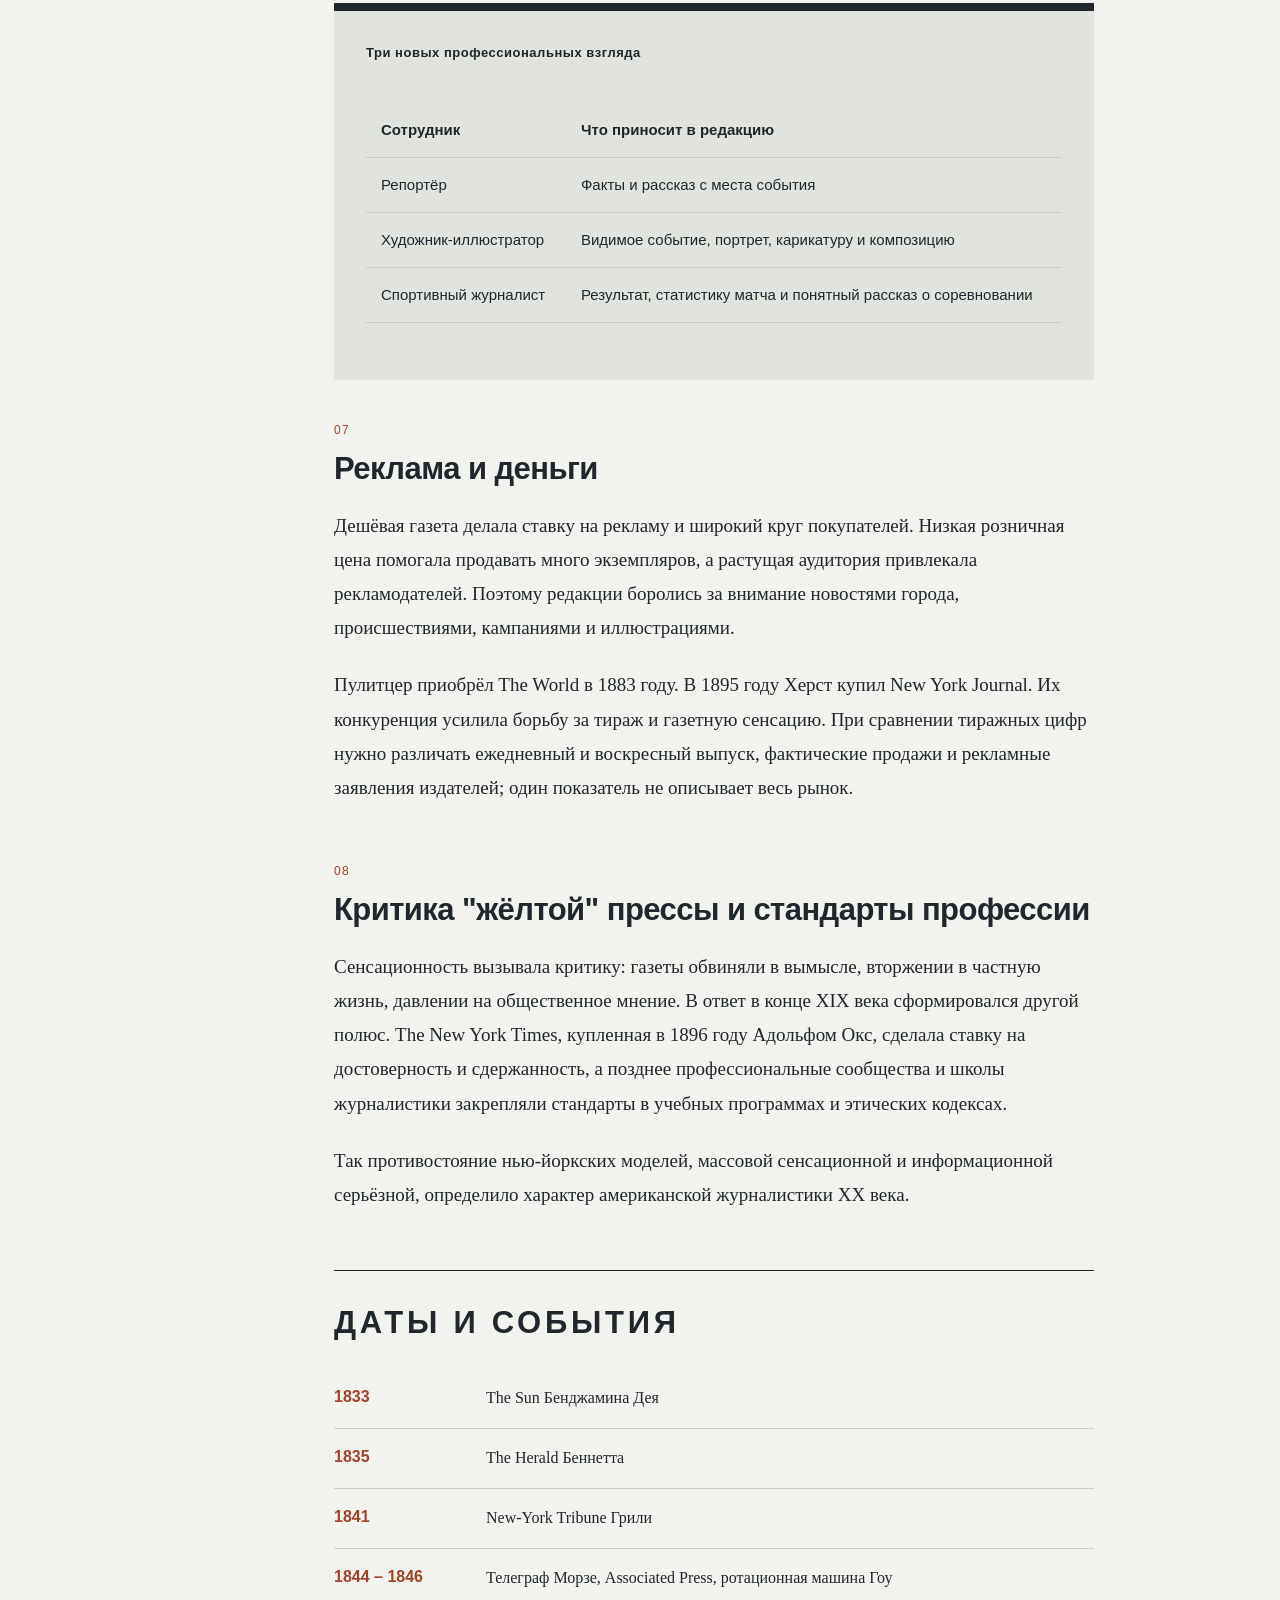
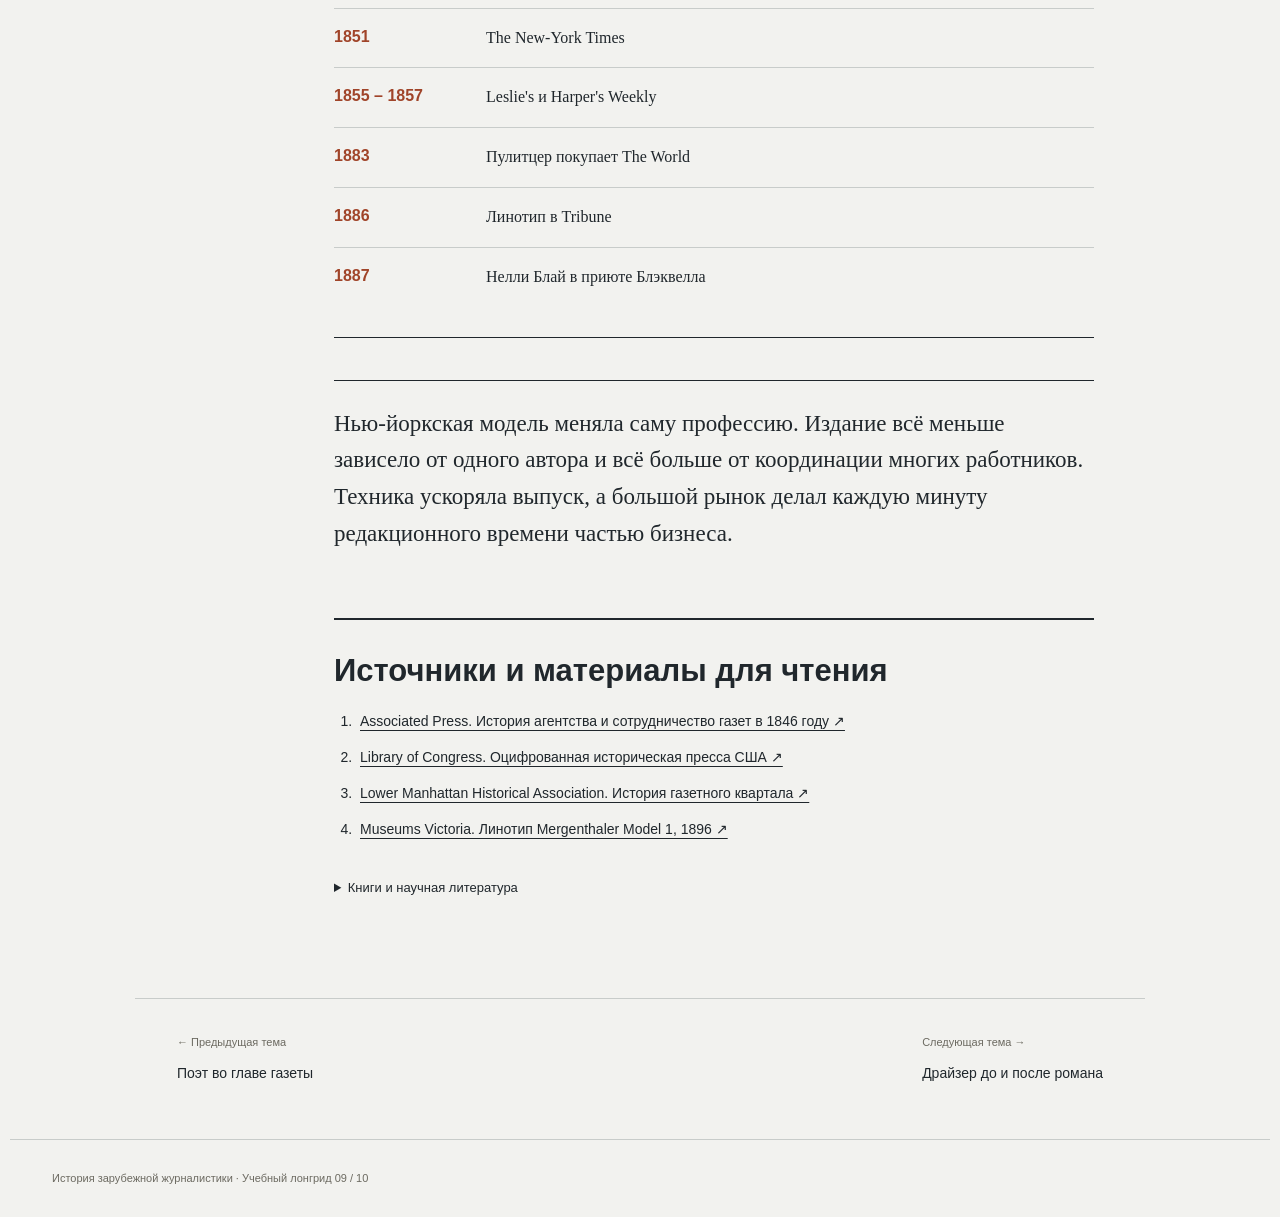
<file: 09-nyu-jorkskaya-pressa.html>
<!doctype html><html lang="ru"><head><meta charset="utf-8"><meta name="viewport" content="width=device-width, initial-scale=1"><meta name="description" content="Дешёвая газета, быстрый набор и новые профессии. Как складывалась массовая информационная индустрия."><title>Нью-Йорк печатает · История прессы</title><link rel="stylesheet" href="site.css"><script src="site.js" defer></script></head><body class="t9" id="top"><a class="skip" href="#article">Перейти к тексту</a><div id="progress" aria-hidden="true"></div><nav class="topbar" aria-label="Главная навигация"><a href="index.html"><strong>История прессы</strong></a><span class="edition">Десять историй о журналистике XIX века</span><a class="back" href="index.html">← Все темы</a></nav><header class="hero"><div class="hero-copy"><p class="kicker">Американская журналистика · 1833–1900 / Тема 09</p><h1>Город, который изменил редакцию</h1><p class="lead">Утром газету покупали на улице, днём её сотрудники собирали городские новости, ночью наборщики готовили новый выпуск. Нью-Йорк XIX века превратил газету в большое предприятие с собственным ритмом, техникой и разделением труда.</p><div class="meta"><span>Городской репортаж</span><span>6–8 минут чтения</span><a href="#sources">Источники</a></div></div><figure class="hero-visual"><img src="newspaperrow.jpg" alt="Газетный квартал Нью-Йорка около 1900 года. Здания World и Tribune показывают масштаб газетного бизнеса." fetchpriority="high"><figcaption>Газетный квартал Нью-Йорка около 1900 года. Здания World и Tribune показывают масштаб газетного бизнеса.<span class="credit">Историческая фотография / Library of Congress, Lower Manhattan Historical Association. <a href="https://www.historiclowermanhattan.org/printinghouserow" target="_blank">Источник ↗</a></span></figcaption></figure></header><div class="reading"><aside class="toc" aria-label="Содержание"><h2>В этом лонгриде</h2><ol><li><a href="#s1">Пенсовая пресса</a></li><li><a href="#s2">Техника: скорость новостей и печати</a></li><li><a href="#s3">Изменения в труде редакции</a></li><li><a href="#s4">Репортёр</a></li><li><a href="#s5">Художник-иллюстратор</a></li><li><a href="#s6">Спортивный журналист</a></li><li><a href="#s7">Реклама и деньги</a></li><li><a href="#s8">Критика &quot;жёлтой&quot; прессы и стандарты профессии</a></li></ol></aside><main class="story" id="article"><div class="facts"><div class="fact"><b>1833</b><span>The Sun</span></div><div class="fact"><b>1846</b><span>Associated Press, ротационная машина</span></div><div class="fact"><b>1880</b><span>первая полутоновая фотография в газете</span></div><div class="fact"><b>1886</b><span>линотип в Tribune</span></div></div><section id="s1"><h2><span class="section-no">01</span>Пенсовая пресса</h2><p>В сентябре 1833 года Бенджамин Дей выпустил The Sun, продавая её за один цент, в десять раз дешевле обычных газет. Газета окупалась рекламой и уличной продажей, а не подпиской: мальчишки-газетчики продавали номер на улице. Содержание было приспособлено к рабочему и мелкому торговому читателю: городские происшествия, суд, юмор, человеческие истории.</p><p>В 1835 году Джеймс Гордон Беннетт основал The Herald и развил модель. Он ввёл постоянную финансовую колонку, подробные отчёты о преступлениях, включая убийство Хелен Джуитт в 1836 году, и разветвлённую сеть сборщиков новостей. В 1841 году Хорас Грили начал выпускать New-York Tribune, сочетавшую дешёвую цену с моральной и политической программой: аболиционизм, поддержка реформ, трибуна для идей. В 1851 году Генри Реймонд основал The New-York Times, сделав ставку на умеренность и надёжность.</p></section><section id="s2"><h2><span class="section-no">02</span>Техника: скорость новостей и печати</h2><p>Электрический телеграф Морзе, начавший работать в 1844 году, сделал новость почти мгновенной. В 1846 году, в ходе войны с Мексикой, нью-йоркские газеты создали совместную организацию для сбора и оплаты телеграфных сообщений, из которой развилось информационное агентство Associated Press. Совместное использование дорогой телеграфной связи было экономически выгодным.</p><p>Печать тоже изменилась. Ротационная машина Ричарда Гоу (Hoe), появившаяся в середине 1840-х годов, значительно увеличила количество оттисков в час. После Гражданской войны рулонная печать, а в 1886 году линотип Оттмара Мергенталера, впервые применённый газетой New York Tribune, ускорили набор. Газета стала индустриальным продуктом, а редакция вошла в систему фабричного времени: сдача материала по расписанию.</p></section><aside class="feature"><h3>Что ускоряло выпуск</h3><div class="table-wrap"><table class="comparison"><thead><tr><th scope="col">Изменение</th><th scope="col">Редакционное последствие</th></tr></thead><tbody><tr><td>Телеграф</td><td>Новость можно получить быстрее, но связь требует оплаты и кооперации</td></tr><tr><td>Ротационная и рулонная печать</td><td>Большой тираж становится технически достижимым</td></tr><tr><td>Линотип, с 1886 года в Tribune</td><td>Машинный набор строк сокращает время подготовки полосы</td></tr><tr><td>Полутоновое воспроизведение</td><td>Фотография постепенно входит в газетную практику</td></tr></tbody></table></div></aside><section id="s3"><h2><span class="section-no">03</span>Изменения в труде редакции</h2><p>Когда газета стала сложным предприятием, возникло разделение труда. Редактор перестал быть единственным автором, в штате появились отделы городских новостей, финансов, иностранных известий, театра. Главный редактор руководил заданием, а репортёры собирали материал и сдавали его в вечерний срок. Выросла роль ночных редакторов, корректоров и выпускающих.</p><p>Труд журналиста стал наёмным. Это усилило конкуренцию, поставило вопрос о гарантиях и привело к появлению профессиональных объединений в конце XIX века. Нью-йоркский образец принимали провинциальные газеты, часто копируя структуру отделов и формат полосы.</p></section><div class="duet"><article><h3>Репортёр</h3><p>Работает в городе: суд, полиция, встреча со свидетелем, проверка имени и адреса.</p></article><article><h3>Выпускающий</h3><p>Работает со временем: объём текста, место на полосе, срочная новость, готовность номера.</p></article></div><section id="s4"><h2><span class="section-no">04</span>Репортёр</h2><p>Профессия репортёра сформировалась в 1830 – 1840-х годах. Беннетт и его сотрудники ходили в полицейские участки и суды, спрашивали свидетелей, описывали место. В 1859 году Грили взял интервью у Бригама Янга в Солт-Лейк-Сити, и жанр интервью стал частью газетной практики. Во время Гражданской войны газеты отправили на фронты десятки корреспондентов, которых называли "богемной бригадой".</p><p>К 1880 – 1890-м годам появился репортёр-исследователь. Нелли Блай (Элизабет Кокрейн) из газеты The World в 1887 году выдала себя за душевнобольную, чтобы описать условия в приюте на острове Блэквелла, а в 1889 – 1890 годах совершила кругосветное путешествие за семьдесят два дня. Джозеф Пулитцер, купивший The World в 1883 году, и Уильям Рэндольф Херст создали стиль "жёлтой прессы": крупные заголовки, иллюстрации, кампании, сенсации.</p></section><section id="s5"><h2><span class="section-no">05</span>Художник-иллюстратор</h2><p>Фотография в газетах долго не могла печататься в массовом тираже. Читатель видел события на гравюрах. Frank Leslie's Illustrated Newspaper (1855) и Harper's Weekly (1857) нанимали рисовальщиков и гравёров, посылали их на фронт. Томас Наст в Harper's Weekly сделал политическую карикатуру общенациональным жанром, в частности в кампании против нью-йоркской организации Tammany Hall.</p><p>В 1880 году нью-йоркская Daily Graphic опубликовала один из первых известных образцов газетной полутоновой фотографии, а к 1890-м годам этот способ позволил публиковать снимки. Постепенно художник-иллюстратор уступил место фотографу, но на рубеже веков оба типа работников существовали параллельно.</p></section><section id="s6"><h2><span class="section-no">06</span>Спортивный журналист</h2><p>Спортивная журналистика началась со специальных изданий, например еженедельника Spirit of the Times (с 1831 года), посвящённого скачкам, охоте и боксу. В 1850 – 1860-х годах Генри Чедвик, писавший о бейсболе для нью-йоркских и бруклинских изданий, ввёл таблицу результатов (box score) и систематическое описание матчей. В 1883 году The World Пулитцера, как обычно считается, создала отдельный спортивный отдел, а позднее такие разделы появились у других крупных газет.</p><p>Спортивный журналист сочетал черты репортёра и комментатора: он писал о результате, о людях, о публике. Это формировало новый жанр, где язык отличался быстротой, разговорными оборотами и метафорами. Вместе с экономической подачей и рекламой он помогал удерживать массового читателя.</p></section><aside class="feature"><h3>Три новых профессиональных взгляда</h3><div class="table-wrap"><table class="comparison"><thead><tr><th scope="col">Сотрудник</th><th scope="col">Что приносит в редакцию</th></tr></thead><tbody><tr><td>Репортёр</td><td>Факты и рассказ с места события</td></tr><tr><td>Художник-иллюстратор</td><td>Видимое событие, портрет, карикатуру и композицию</td></tr><tr><td>Спортивный журналист</td><td>Результат, статистику матча и понятный рассказ о соревновании</td></tr></tbody></table></div></aside><section id="s7"><h2><span class="section-no">07</span>Реклама и деньги</h2><p>Дешёвая газета делала ставку на рекламу и широкий круг покупателей. Низкая розничная цена помогала продавать много экземпляров, а растущая аудитория привлекала рекламодателей. Поэтому редакции боролись за внимание новостями города, происшествиями, кампаниями и иллюстрациями.</p><p>Пулитцер приобрёл The World в 1883 году. В 1895 году Херст купил New York Journal. Их конкуренция усилила борьбу за тираж и газетную сенсацию. При сравнении тиражных цифр нужно различать ежедневный и воскресный выпуск, фактические продажи и рекламные заявления издателей; один показатель не описывает весь рынок.</p></section><section id="s8"><h2><span class="section-no">08</span>Критика &quot;жёлтой&quot; прессы и стандарты профессии</h2><p>Сенсационность вызывала критику: газеты обвиняли в вымысле, вторжении в частную жизнь, давлении на общественное мнение. В ответ в конце XIX века сформировался другой полюс. The New York Times, купленная в 1896 году Адольфом Окс, сделала ставку на достоверность и сдержанность, а позднее профессиональные сообщества и школы журналистики закрепляли стандарты в учебных программах и этических кодексах.</p><p>Так противостояние нью-йоркских моделей, массовой сенсационной и информационной серьёзной, определило характер американской журналистики XX века.</p></section><div class="timeline"><h2>Даты и события</h2><ol><li><b>1833</b><span>The Sun Бенджамина Дея</span></li><li><b>1835</b><span>The Herald Беннетта</span></li><li><b>1841</b><span>New-York Tribune Грили</span></li><li><b>1844 – 1846</b><span>Телеграф Морзе, Associated Press, ротационная машина Гоу</span></li><li><b>1851</b><span>The New-York Times</span></li><li><b>1855 – 1857</b><span>Leslie's и Harper's Weekly</span></li><li><b>1883</b><span>Пулитцер покупает The World</span></li><li><b>1886</b><span>Линотип в Tribune</span></li><li><b>1887</b><span>Нелли Блай в приюте Блэквелла</span></li></ol></div><p class="ending">Нью-йоркская модель меняла саму профессию. Издание всё меньше зависело от одного автора и всё больше от координации многих работников. Техника ускоряла выпуск, а большой рынок делал каждую минуту редакционного времени частью бизнеса.</p><div class="sources" id="sources"><h2>Источники и материалы для чтения</h2><ol><li><a href="https://www.ap.org/about/our-story/" target="_blank">Associated Press. История агентства и сотрудничество газет в 1846 году ↗</a></li><li><a href="https://www.loc.gov/collections/chronicling-america/" target="_blank">Library of Congress. Оцифрованная историческая пресса США ↗</a></li><li><a href="https://www.historiclowermanhattan.org/printinghouserow" target="_blank">Lower Manhattan Historical Association. История газетного квартала ↗</a></li><li><a href="https://collections.museumsvictoria.com.au/items/388867" target="_blank">Museums Victoria. Линотип Mergenthaler Model 1, 1896 ↗</a></li></ol><details><summary>Книги и научная литература</summary><ol><li>Mott F. L. American Journalism: A History of Newspapers in the United States Through 250 Years. New York: Macmillan, 1941.</li><li>Schudson M. Discovering the News: A Social History of American Newspapers. New York: Basic Books, 1978.</li><li>Crouthamel J. L. Bennett's New York Herald and the Rise of the Popular Press. Syracuse: Syracuse University Press, 1989.</li><li>Emery M., Emery E., Roberts N. The Press and America: An Interpretive History of the Mass Media. Boston: Allyn &amp; Bacon, 2000.</li><li>Stephens M. A History of News. New York: Oxford University Press, 2007.</li></ol></details></div></main></div><nav class="next-story" aria-label="Другие лонгриды"><a href="08-brajant-i-amerikanskie-zhurnaly.html"><small>← Предыдущая тема</small>Поэт во главе газеты</a><a href="10-drajzer-zhurnalist.html"><small>Следующая тема →</small>Драйзер до и после романа</a></nav><footer class="footer">История зарубежной журналистики · Учебный лонгрид 09 / 10</footer><a class="to-top" href="#top" aria-label="Вернуться к началу">↑</a></body></html>
</file>
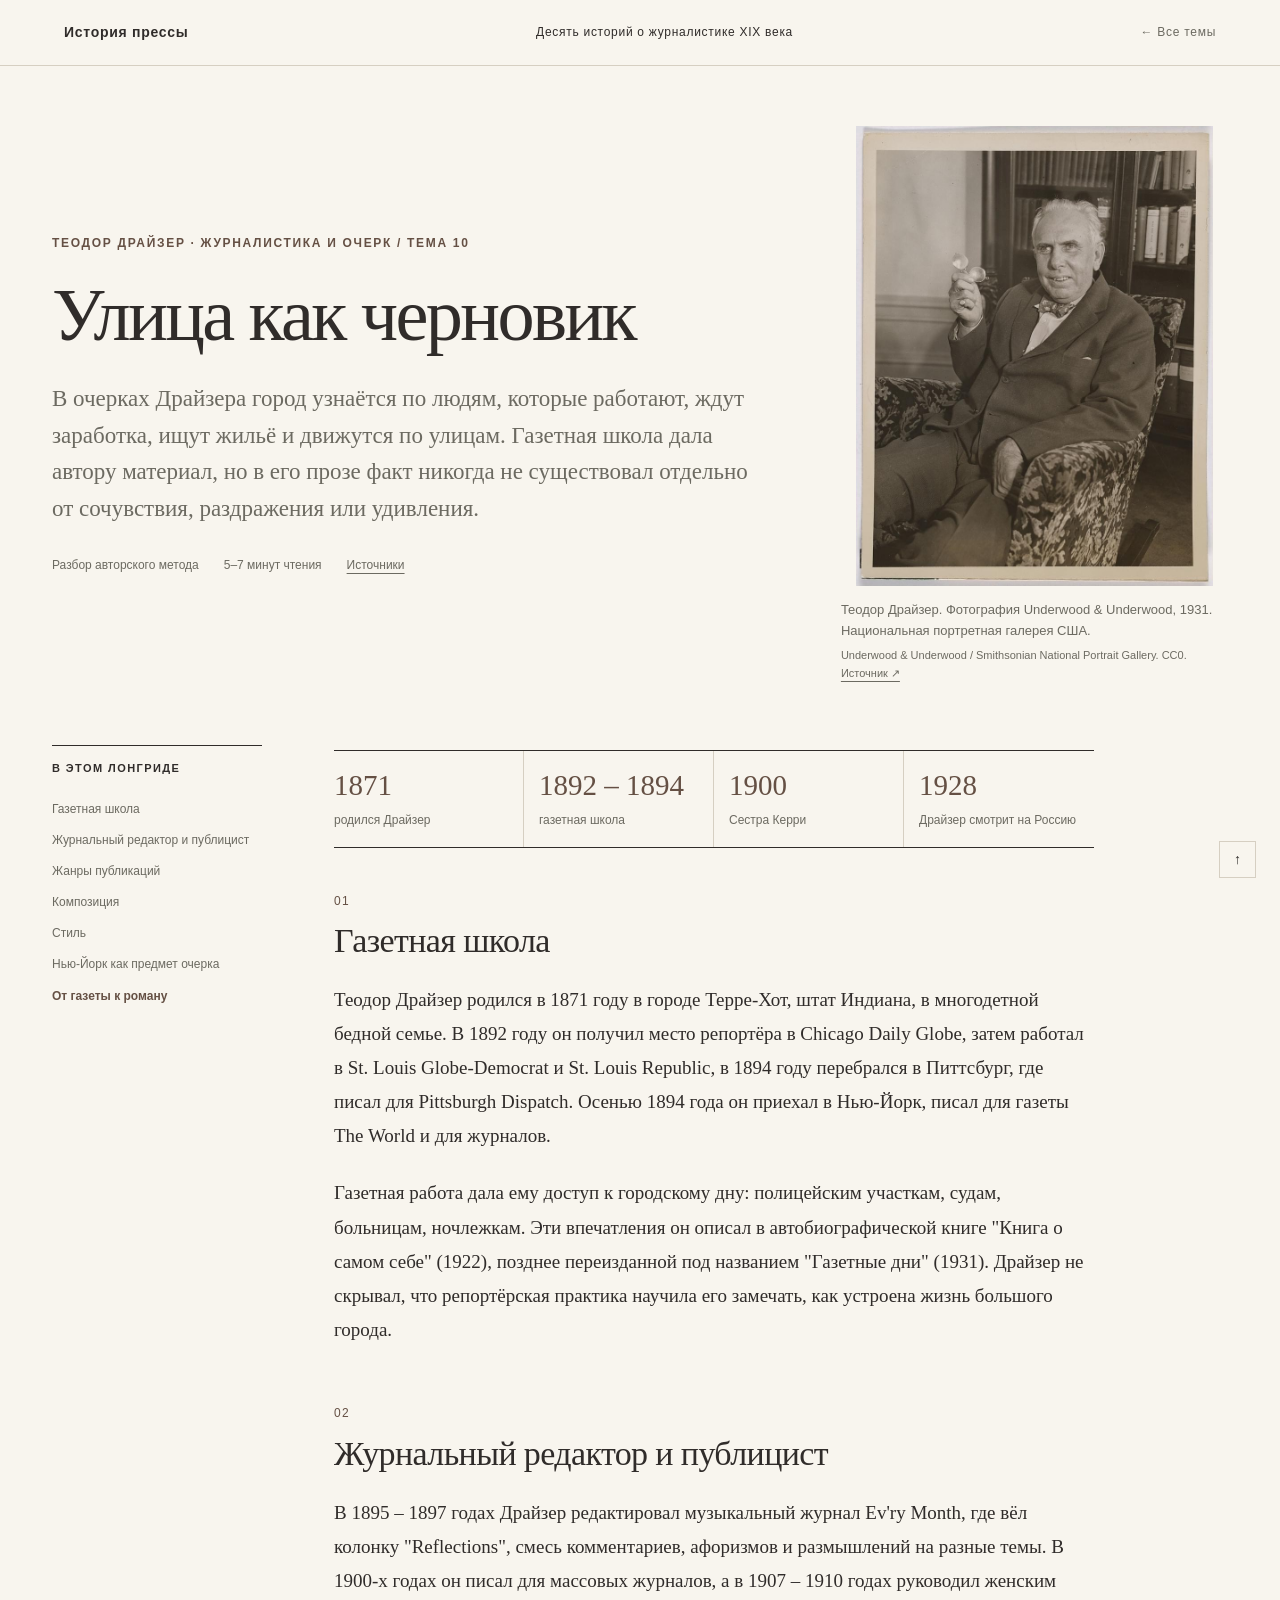
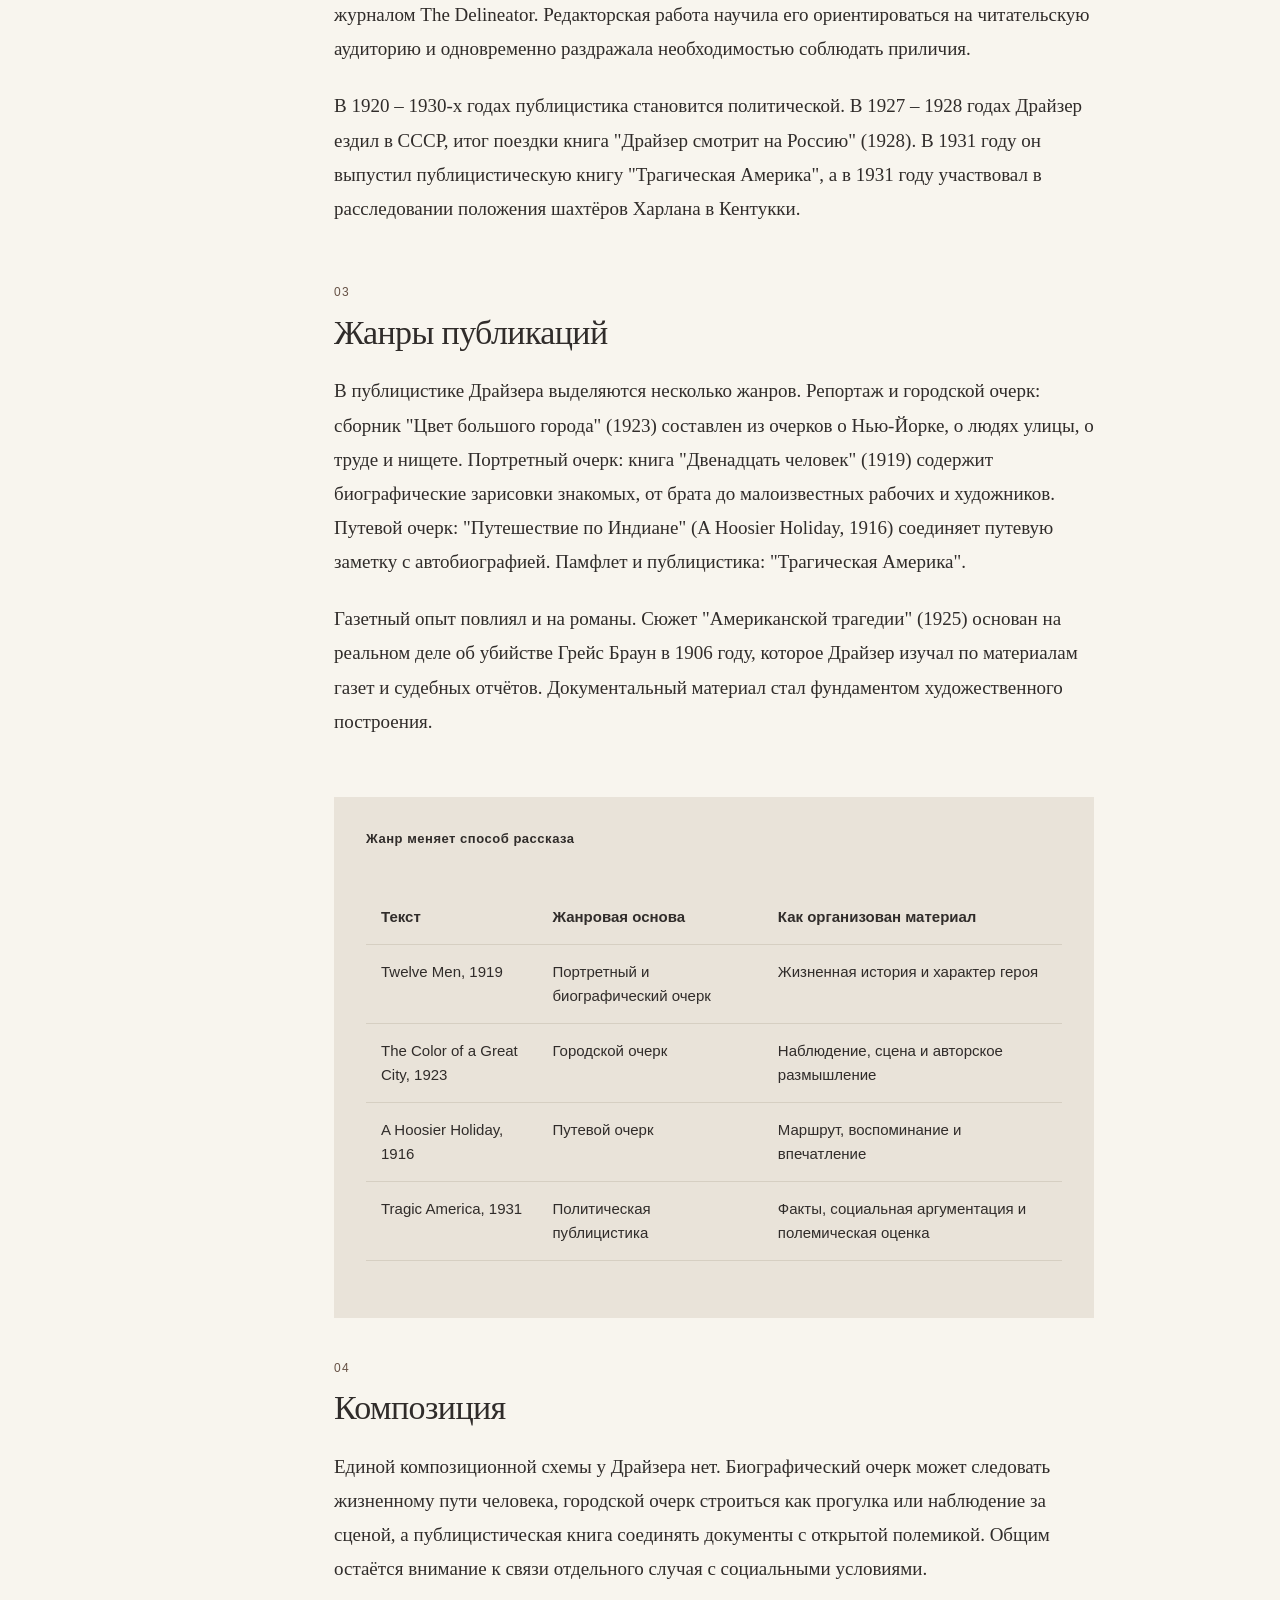
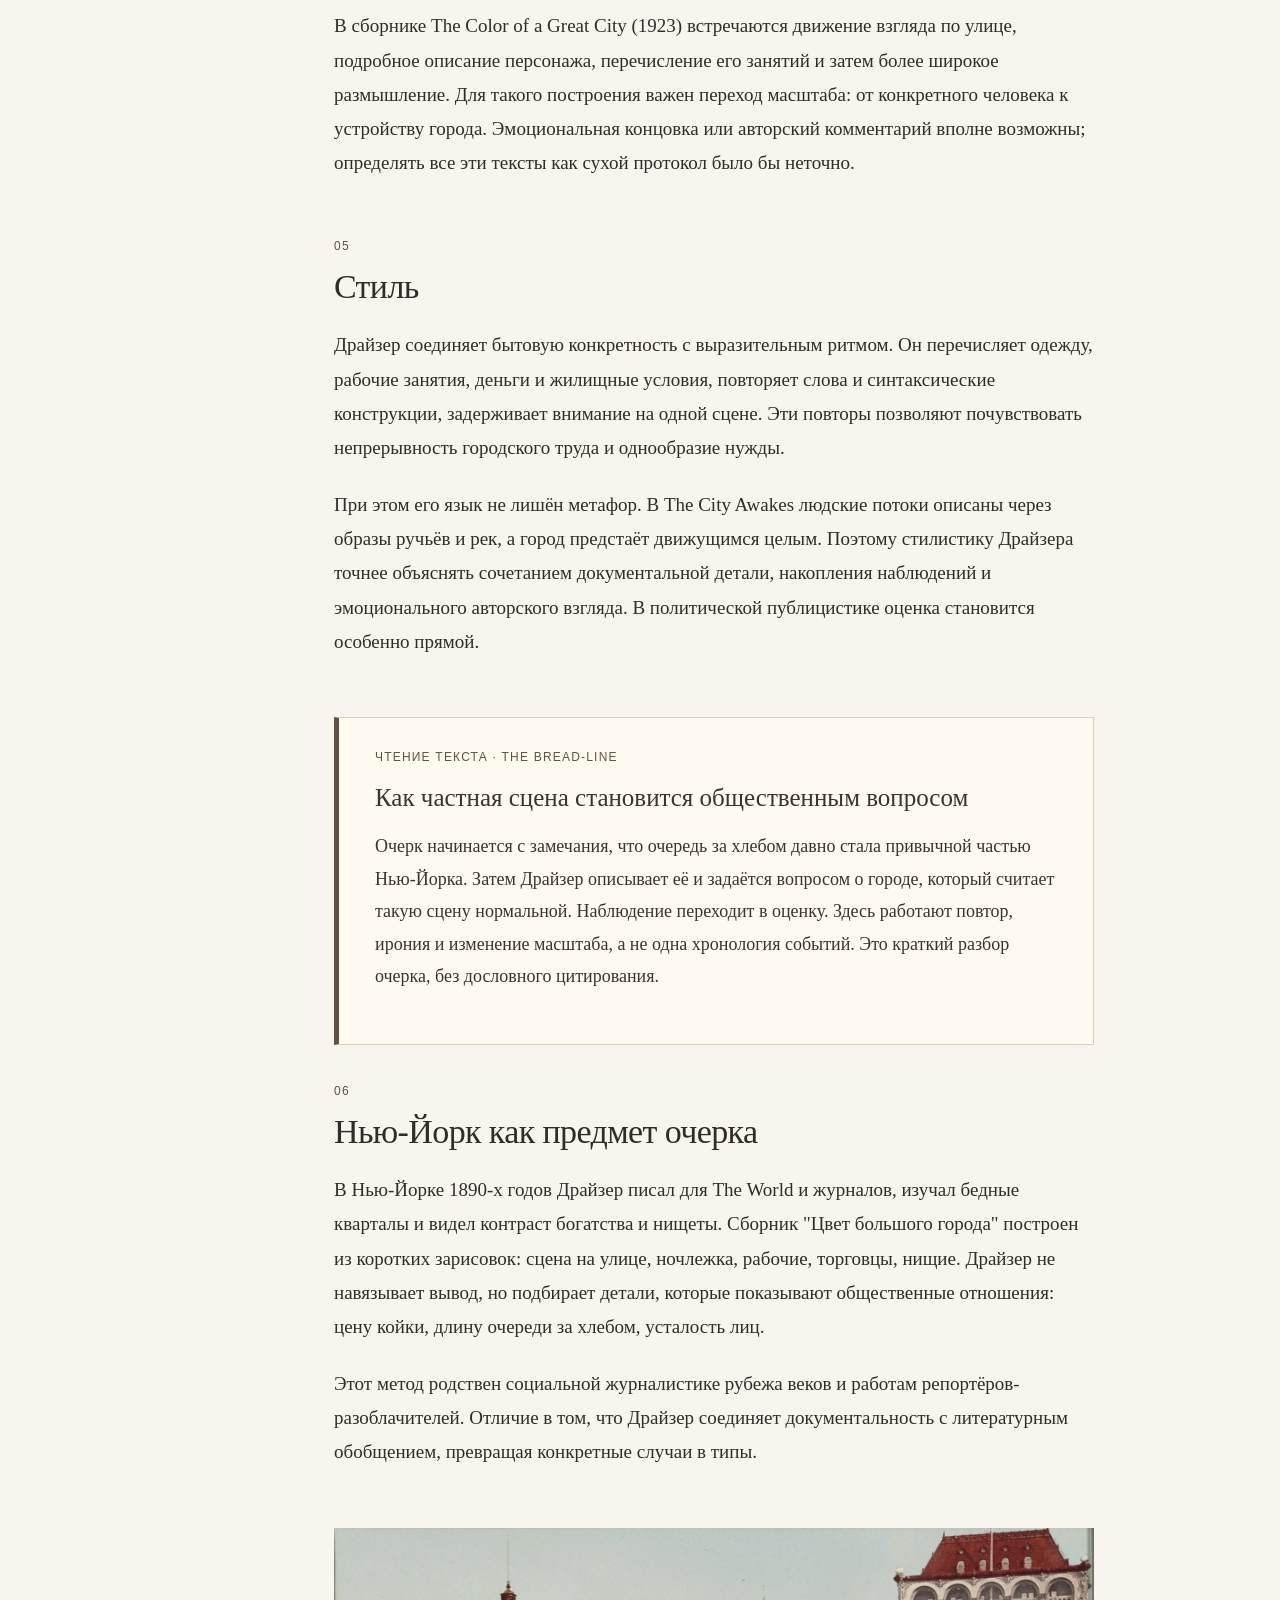
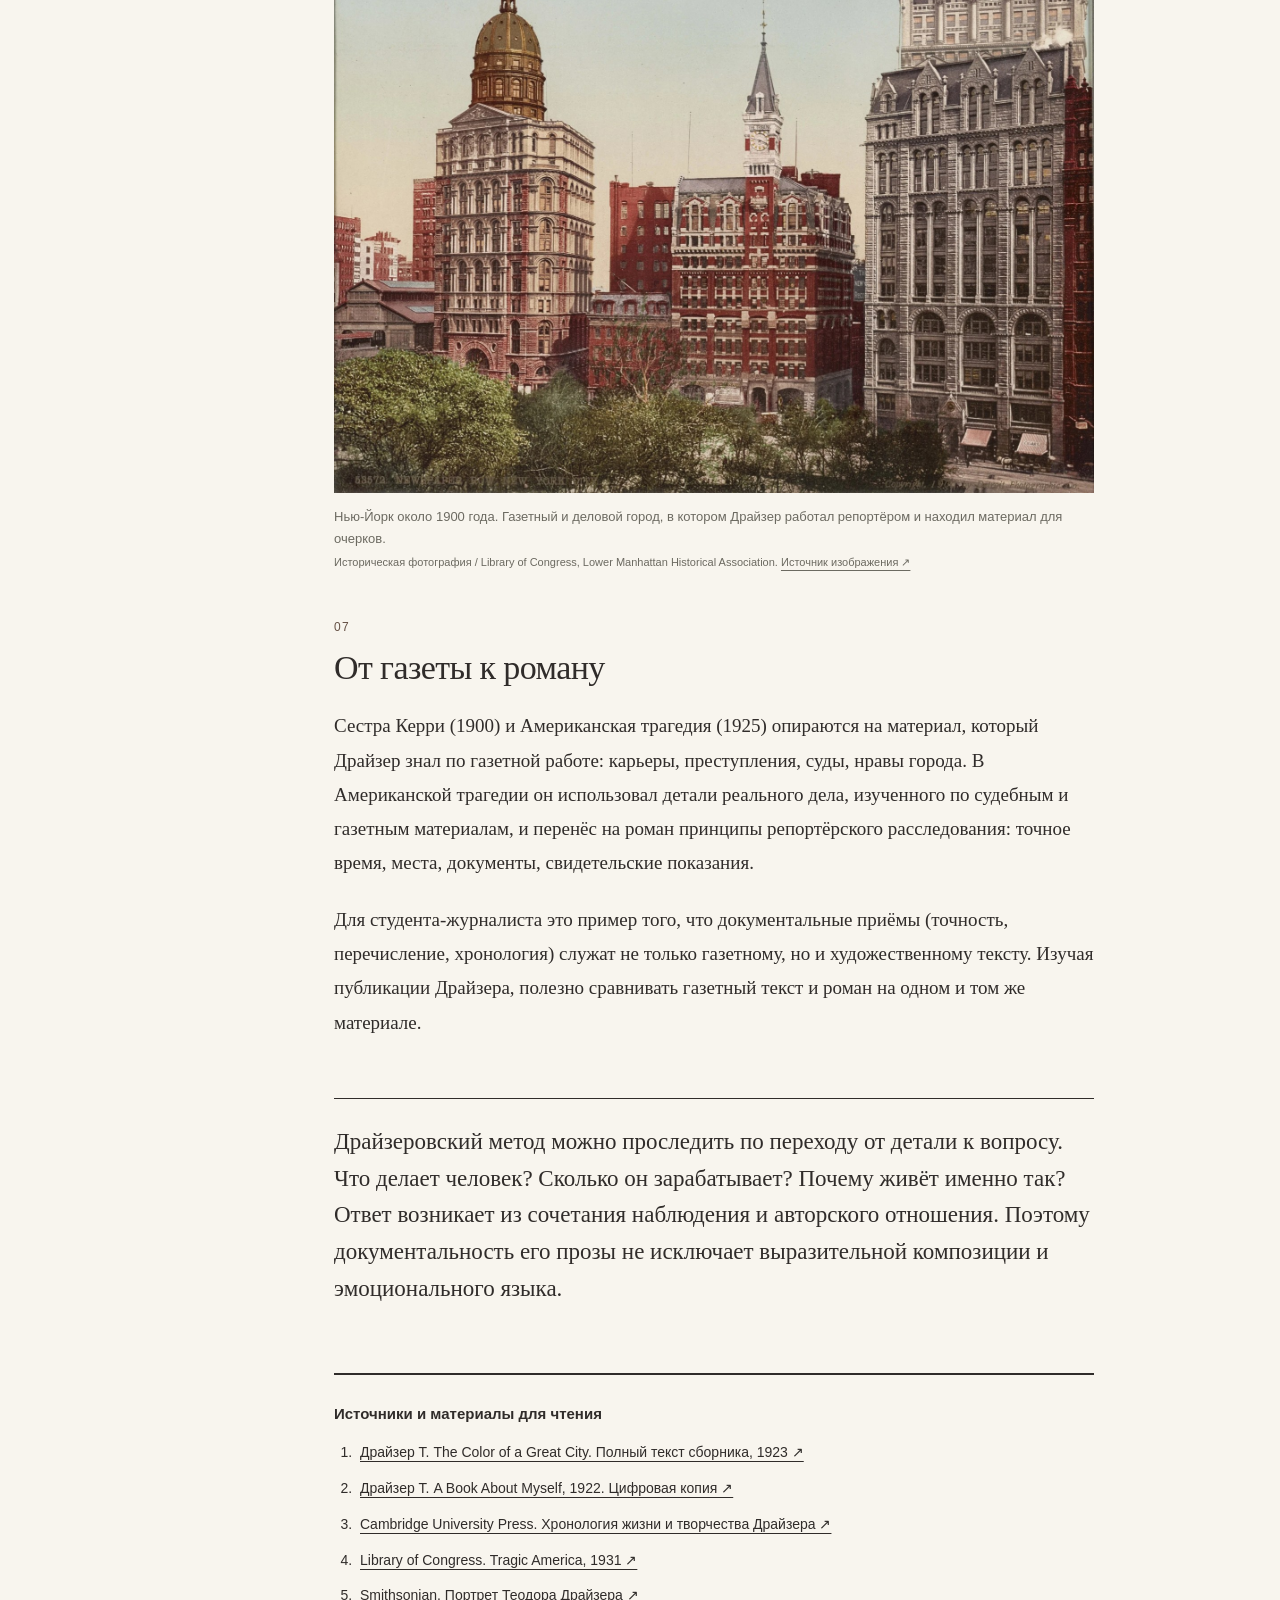
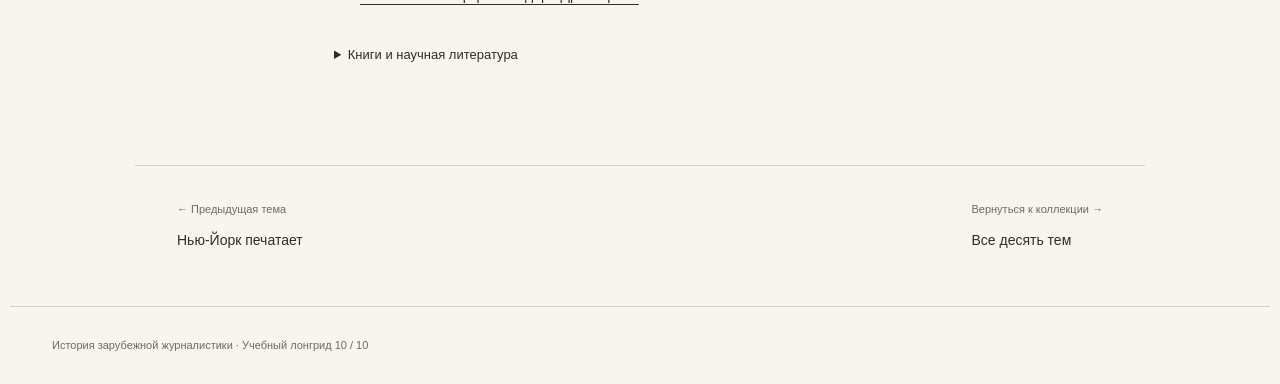
<file: 10-drajzer-zhurnalist.html>
<!doctype html><html lang="ru"><head><meta charset="utf-8"><meta name="viewport" content="width=device-width, initial-scale=1"><meta name="description" content="Как композиция, повторы и городская деталь работают в документальной прозе Драйзера."><title>Драйзер до и после романа · История прессы</title><link rel="stylesheet" href="site.css"><script src="site.js" defer></script></head><body class="t10" id="top"><a class="skip" href="#article">Перейти к тексту</a><div id="progress" aria-hidden="true"></div><nav class="topbar" aria-label="Главная навигация"><a href="index.html"><strong>История прессы</strong></a><span class="edition">Десять историй о журналистике XIX века</span><a class="back" href="index.html">← Все темы</a></nav><header class="hero"><div class="hero-copy"><p class="kicker">Теодор Драйзер · Журналистика и очерк / Тема 10</p><h1>Улица как черновик</h1><p class="lead">В очерках Драйзера город узнаётся по людям, которые работают, ждут заработка, ищут жильё и движутся по улицам. Газетная школа дала автору материал, но в его прозе факт никогда не существовал отдельно от сочувствия, раздражения или удивления.</p><div class="meta"><span>Разбор авторского метода</span><span>5–7 минут чтения</span><a href="#sources">Источники</a></div></div><figure class="hero-visual"><img src="dreiser.jpg" alt="Теодор Драйзер. Фотография Underwood &amp; Underwood, 1931. Национальная портретная галерея США." fetchpriority="high"><figcaption>Теодор Драйзер. Фотография Underwood &amp; Underwood, 1931. Национальная портретная галерея США.<span class="credit">Underwood &amp; Underwood / Smithsonian National Portrait Gallery. CC0. <a href="https://www.si.edu/object/theodore-dreiser:npg_NPG.2007.287" target="_blank">Источник ↗</a></span></figcaption></figure></header><div class="reading"><aside class="toc" aria-label="Содержание"><h2>В этом лонгриде</h2><ol><li><a href="#s1">Газетная школа</a></li><li><a href="#s2">Журнальный редактор и публицист</a></li><li><a href="#s3">Жанры публикаций</a></li><li><a href="#s4">Композиция</a></li><li><a href="#s5">Стиль</a></li><li><a href="#s6">Нью-Йорк как предмет очерка</a></li><li><a href="#s7">От газеты к роману</a></li></ol></aside><main class="story" id="article"><div class="facts"><div class="fact"><b>1871</b><span>родился Драйзер</span></div><div class="fact"><b>1892 – 1894</b><span>газетная школа</span></div><div class="fact"><b>1900</b><span>Сестра Керри</span></div><div class="fact"><b>1928</b><span>Драйзер смотрит на Россию</span></div></div><section id="s1"><h2><span class="section-no">01</span>Газетная школа</h2><p>Теодор Драйзер родился в 1871 году в городе Терре-Хот, штат Индиана, в многодетной бедной семье. В 1892 году он получил место репортёра в Chicago Daily Globe, затем работал в St. Louis Globe-Democrat и St. Louis Republic, в 1894 году перебрался в Питтсбург, где писал для Pittsburgh Dispatch. Осенью 1894 года он приехал в Нью-Йорк, писал для газеты The World и для журналов.</p><p>Газетная работа дала ему доступ к городскому дну: полицейским участкам, судам, больницам, ночлежкам. Эти впечатления он описал в автобиографической книге "Книга о самом себе" (1922), позднее переизданной под названием "Газетные дни" (1931). Драйзер не скрывал, что репортёрская практика научила его замечать, как устроена жизнь большого города.</p></section><section id="s2"><h2><span class="section-no">02</span>Журнальный редактор и публицист</h2><p>В 1895 – 1897 годах Драйзер редактировал музыкальный журнал Ev'ry Month, где вёл колонку "Reflections", смесь комментариев, афоризмов и размышлений на разные темы. В 1900-х годах он писал для массовых журналов, а в 1907 – 1910 годах руководил женским журналом The Delineator. Редакторская работа научила его ориентироваться на читательскую аудиторию и одновременно раздражала необходимостью соблюдать приличия.</p><p>В 1920 – 1930-х годах публицистика становится политической. В 1927 – 1928 годах Драйзер ездил в СССР, итог поездки книга "Драйзер смотрит на Россию" (1928). В 1931 году он выпустил публицистическую книгу "Трагическая Америка", а в 1931 году участвовал в расследовании положения шахтёров Харлана в Кентукки.</p></section><section id="s3"><h2><span class="section-no">03</span>Жанры публикаций</h2><p>В публицистике Драйзера выделяются несколько жанров. Репортаж и городской очерк: сборник "Цвет большого города" (1923) составлен из очерков о Нью-Йорке, о людях улицы, о труде и нищете. Портретный очерк: книга "Двенадцать человек" (1919) содержит биографические зарисовки знакомых, от брата до малоизвестных рабочих и художников. Путевой очерк: "Путешествие по Индиане" (A Hoosier Holiday, 1916) соединяет путевую заметку с автобиографией. Памфлет и публицистика: "Трагическая Америка".</p><p>Газетный опыт повлиял и на романы. Сюжет "Американской трагедии" (1925) основан на реальном деле об убийстве Грейс Браун в 1906 году, которое Драйзер изучал по материалам газет и судебных отчётов. Документальный материал стал фундаментом художественного построения.</p></section><aside class="feature"><h3>Жанр меняет способ рассказа</h3><div class="table-wrap"><table class="comparison"><thead><tr><th scope="col">Текст</th><th scope="col">Жанровая основа</th><th scope="col">Как организован материал</th></tr></thead><tbody><tr><td>Twelve Men, 1919</td><td>Портретный и биографический очерк</td><td>Жизненная история и характер героя</td></tr><tr><td>The Color of a Great City, 1923</td><td>Городской очерк</td><td>Наблюдение, сцена и авторское размышление</td></tr><tr><td>A Hoosier Holiday, 1916</td><td>Путевой очерк</td><td>Маршрут, воспоминание и впечатление</td></tr><tr><td>Tragic America, 1931</td><td>Политическая публицистика</td><td>Факты, социальная аргументация и полемическая оценка</td></tr></tbody></table></div></aside><section id="s4"><h2><span class="section-no">04</span>Композиция</h2><p>Единой композиционной схемы у Драйзера нет. Биографический очерк может следовать жизненному пути человека, городской очерк строиться как прогулка или наблюдение за сценой, а публицистическая книга соединять документы с открытой полемикой. Общим остаётся внимание к связи отдельного случая с социальными условиями.</p><p>В сборнике The Color of a Great City (1923) встречаются движение взгляда по улице, подробное описание персонажа, перечисление его занятий и затем более широкое размышление. Для такого построения важен переход масштаба: от конкретного человека к устройству города. Эмоциональная концовка или авторский комментарий вполне возможны; определять все эти тексты как сухой протокол было бы неточно.</p></section><section id="s5"><h2><span class="section-no">05</span>Стиль</h2><p>Драйзер соединяет бытовую конкретность с выразительным ритмом. Он перечисляет одежду, рабочие занятия, деньги и жилищные условия, повторяет слова и синтаксические конструкции, задерживает внимание на одной сцене. Эти повторы позволяют почувствовать непрерывность городского труда и однообразие нужды.</p><p>При этом его язык не лишён метафор. В The City Awakes людские потоки описаны через образы ручьёв и рек, а город предстаёт движущимся целым. Поэтому стилистику Драйзера точнее объяснять сочетанием документальной детали, накопления наблюдений и эмоционального авторского взгляда. В политической публицистике оценка становится особенно прямой.</p></section><aside class="letter"><div class="date">ЧТЕНИЕ ТЕКСТА · THE BREAD-LINE</div><h3>Как частная сцена становится общественным вопросом</h3><p>Очерк начинается с замечания, что очередь за хлебом давно стала привычной частью Нью-Йорка. Затем Драйзер описывает её и задаётся вопросом о городе, который считает такую сцену нормальной. Наблюдение переходит в оценку. Здесь работают повтор, ирония и изменение масштаба, а не одна хронология событий. Это краткий разбор очерка, без дословного цитирования.</p></aside><section id="s6"><h2><span class="section-no">06</span>Нью-Йорк как предмет очерка</h2><p>В Нью-Йорке 1890-х годов Драйзер писал для The World и журналов, изучал бедные кварталы и видел контраст богатства и нищеты. Сборник "Цвет большого города" построен из коротких зарисовок: сцена на улице, ночлежка, рабочие, торговцы, нищие. Драйзер не навязывает вывод, но подбирает детали, которые показывают общественные отношения: цену койки, длину очереди за хлебом, усталость лиц.</p><p>Этот метод родствен социальной журналистике рубежа веков и работам репортёров-разоблачителей. Отличие в том, что Драйзер соединяет документальность с литературным обобщением, превращая конкретные случаи в типы.</p></section><figure class="figure "><a href="newspaperrow.jpg" target="_blank" aria-label="Открыть изображение крупнее"><img src="newspaperrow.jpg" alt="Нью-Йорк около 1900 года. Газетный и деловой город, в котором Драйзер работал репортёром и находил материал для очерков." loading="lazy" decoding="async"></a><figcaption>Нью-Йорк около 1900 года. Газетный и деловой город, в котором Драйзер работал репортёром и находил материал для очерков.<span class="credit">Историческая фотография / Library of Congress, Lower Manhattan Historical Association. <a href="https://www.historiclowermanhattan.org/printinghouserow" target="_blank">Источник изображения ↗</a></span></figcaption></figure><section id="s7"><h2><span class="section-no">07</span>От газеты к роману</h2><p>Сестра Керри (1900) и Американская трагедия (1925) опираются на материал, который Драйзер знал по газетной работе: карьеры, преступления, суды, нравы города. В Американской трагедии он использовал детали реального дела, изученного по судебным и газетным материалам, и перенёс на роман принципы репортёрского расследования: точное время, места, документы, свидетельские показания.</p><p>Для студента-журналиста это пример того, что документальные приёмы (точность, перечисление, хронология) служат не только газетному, но и художественному тексту. Изучая публикации Драйзера, полезно сравнивать газетный текст и роман на одном и том же материале.</p></section><p class="ending">Драйзеровский метод можно проследить по переходу от детали к вопросу. Что делает человек? Сколько он зарабатывает? Почему живёт именно так? Ответ возникает из сочетания наблюдения и авторского отношения. Поэтому документальность его прозы не исключает выразительной композиции и эмоционального языка.</p><div class="sources" id="sources"><h2>Источники и материалы для чтения</h2><ol><li><a href="https://www.gutenberg.org/ebooks/61043" target="_blank">Драйзер Т. The Color of a Great City. Полный текст сборника, 1923 ↗</a></li><li><a href="https://www.loc.gov/item/22025344/" target="_blank">Драйзер Т. A Book About Myself, 1922. Цифровая копия ↗</a></li><li><a href="https://assets.cambridge.org/052181/555X/frontmatter/052181555X_frontmatter.htm" target="_blank">Cambridge University Press. Хронология жизни и творчества Драйзера ↗</a></li><li><a href="https://www.loc.gov/item/48034295/" target="_blank">Library of Congress. Tragic America, 1931 ↗</a></li><li><a href="https://www.si.edu/object/theodore-dreiser:npg_NPG.2007.287" target="_blank">Smithsonian. Портрет Теодора Драйзера ↗</a></li></ol><details><summary>Книги и научная литература</summary><ol><li>Dreiser T. Newspaper Days. New York: Liveright, 1931 (первое изд. под названием A Book About Myself, 1922).</li><li>Dreiser T. Twelve Men. New York: Boni &amp; Liveright, 1919.</li><li>Dreiser T. The Color of a Great City. New York: Boni &amp; Liveright, 1923.</li><li>Swanberg W. A. Dreiser. New York: Scribner, 1965.</li><li>Lingeman R. Theodore Dreiser. Vols. 1 – 2. New York: Putnam, 1986 – 1990.</li><li>Lehan R. Theodore Dreiser: His World and His Novels. Carbondale: Southern Illinois University Press, 1969.</li></ol></details></div></main></div><nav class="next-story" aria-label="Другие лонгриды"><a href="09-nyu-jorkskaya-pressa.html"><small>← Предыдущая тема</small>Нью-Йорк печатает</a><a href="index.html"><small>Вернуться к коллекции →</small>Все десять тем</a></nav><footer class="footer">История зарубежной журналистики · Учебный лонгрид 10 / 10</footer><a class="to-top" href="#top" aria-label="Вернуться к началу">↑</a></body></html>
</file>
<file: site.css>
:root{--paper:#f6f3eb;--ink:#24231f;--accent:#8d332e;--muted:#6c6a61;--line:#d5d0c4;--panel:#ece7db;--serif:Georgia,'Times New Roman',serif;--sans:'Segoe UI',Arial,sans-serif}
*{box-sizing:border-box}html{scroll-behavior:smooth;scroll-padding-top:84px}body{margin:0;background:var(--paper);color:var(--ink);font:19px/1.8 var(--serif)}a{color:inherit;text-underline-offset:4px}a:hover{color:var(--accent)}img{display:block;max-width:100%;height:auto}button,summary{font-family:var(--sans)}button,a,summary{touch-action:manipulation}a:focus-visible,button:focus-visible,summary:focus-visible{outline:3px solid var(--accent);outline-offset:6px}.skip{position:absolute;left:20px;top:-100px;background:var(--paper);padding:10px;z-index:50}.skip:focus{top:10px}.topbar{height:66px;display:flex;align-items:center;justify-content:space-between;gap:15px;padding:0 5vw;border-bottom:1px solid var(--line);font:12px/1.4 var(--sans);letter-spacing:.06em}.topbar a{text-decoration:none}.topbar strong{font-size:14px}.topbar .back{color:var(--muted)}#progress{height:3px;background:var(--accent);position:fixed;top:0;left:0;width:0;z-index:20}.hero{max-width:1260px;margin:0 auto;padding:72px 42px 45px}.kicker{font:600 12px/1.5 var(--sans);text-transform:uppercase;letter-spacing:.14em;color:var(--accent);margin:0 0 24px}.hero h1{font:normal clamp(40px,5.4vw,78px)/1.06 var(--serif);letter-spacing:-.035em;margin:0 0 26px;max-width:1000px;text-wrap:balance}.hero .lead{font:normal 23px/1.6 var(--serif);max-width:820px;margin:0;color:var(--muted)}.meta{font:12px/1.5 var(--sans);color:var(--muted);display:flex;gap:25px;margin-top:28px}.hero-visual{margin-top:42px}.hero-visual img{width:100%;max-height:660px;object-fit:cover}.hero-visual figcaption{max-width:760px}.figure{margin:48px 0}.figure img{margin:auto;max-height:690px;object-fit:contain}.figure.wide{margin-left:-70px;margin-right:-70px}.figure.wide img{width:100%;max-height:none}.figure figcaption,.hero-visual figcaption{font:13px/1.65 var(--sans);color:var(--muted);padding-top:13px}.credit{display:block;font-size:11px;margin-top:4px}.credit a{text-decoration:underline}.reading{max-width:1260px;margin:auto;display:grid;grid-template-columns:210px minmax(0,760px);gap:72px;padding:18px 42px 0}.toc{font:12px/1.6 var(--sans);align-self:start;position:sticky;top:35px;padding:15px 0;border-top:1px solid var(--ink)}.toc h2{font:600 11px/1.4 var(--sans);letter-spacing:.13em;text-transform:uppercase;margin:0 0 17px}.toc ol{list-style:none;margin:0;padding:0}.toc a{display:block;text-decoration:none;color:var(--muted);padding:6px 0}.toc a.active{color:var(--accent);font-weight:700}.story{min-width:0}.story section{margin:0 0 58px}.story section h2{font:normal 34px/1.16 var(--serif);letter-spacing:-.018em;margin:16px 0 22px;text-wrap:balance}.section-no{font:12px/1.4 var(--sans);color:var(--accent);display:block;margin-bottom:12px;letter-spacing:.12em}.story p{margin:0 0 1.2em}.story section:first-child>p:first-of-type::first-letter{float:left;font-size:4.4em;line-height:.85;padding:9px 12px 0 0;color:var(--accent)}.facts{display:grid;grid-template-columns:repeat(4,1fr);border-top:1px solid var(--ink);border-bottom:1px solid var(--ink);margin:5px 0 45px}.fact{padding:18px 15px;border-right:1px solid var(--line)}.fact:first-child{padding-left:0}.fact:last-child{border:0}.fact b{display:block;font:normal 29px/1.15 var(--serif);color:var(--accent)}.fact span{display:block;font:12px/1.5 var(--sans);color:var(--muted);margin-top:8px}.feature{padding:32px;background:var(--panel);margin:42px 0}.feature h3{margin:0 0 16px;font:600 13px/1.5 var(--sans);letter-spacing:.04em}.feature p:last-child{margin-bottom:0}.pull{border-left:3px solid var(--accent);margin:46px 0;padding:7px 0 7px 25px;font:italic 26px/1.5 var(--serif)}.pull small{display:block;font:12px/1.5 var(--sans);margin-top:10px;color:var(--muted)}.timeline{margin:42px 0;padding:30px 0;border-top:1px solid var(--ink);border-bottom:1px solid var(--ink)}.timeline h2{font:600 13px/1.4 var(--sans);text-transform:uppercase;letter-spacing:.12em;margin:0 0 25px}.timeline ol{list-style:none;margin:0;padding:0}.timeline li{display:grid;grid-template-columns:130px 1fr;gap:22px;padding:15px 0;border-bottom:1px solid var(--line);font-size:16px}.timeline li:last-child{border-bottom:0}.timeline b{font:600 16px/1.6 var(--sans);color:var(--accent)}.comparison{width:100%;border-collapse:collapse;font:15px/1.6 var(--sans);margin:25px 0}.comparison th,.comparison td{padding:15px;text-align:left;vertical-align:top;border-bottom:1px solid var(--line)}.comparison th{background:var(--panel);font-weight:600}.table-wrap{overflow-x:auto}.duet{display:grid;grid-template-columns:1fr 1fr;gap:18px;margin:32px 0}.duet article{border-top:3px solid var(--accent);padding:18px;background:var(--panel)}.duet h3{margin:0 0 12px;font:normal 26px/1.2 var(--serif)}.duet p{font-size:16px}.letter{border:1px solid var(--line);padding:30px 36px;background:#fffaf0;margin:38px 0;color:#39352e;box-shadow:6px 6px 0 var(--panel)}.letter .date{font:12px/1.5 var(--sans);letter-spacing:.1em;color:var(--accent)}.letter h3{font:normal 25px/1.3 var(--serif);margin:16px 0}.letter p{font-size:18px}.caption-link{font:12px/1.5 var(--sans);color:var(--muted)}.steps{counter-reset:steps;list-style:none;padding:0;margin:25px 0}.steps li{counter-increment:steps;position:relative;padding:0 0 24px 50px;border-left:1px solid var(--line);margin-left:13px;font-size:17px}.steps li:before{content:counter(steps,decimal-leading-zero);font:600 12px/1 var(--sans);position:absolute;left:-14px;top:2px;background:var(--paper);color:var(--accent);padding:8px 0;width:28px;text-align:center}.steps b{display:block;font-family:var(--sans);font-size:14px}.sources{margin-top:65px;padding-top:28px;border-top:2px solid var(--ink);font:14px/1.7 var(--sans)}.sources h2{font:600 15px/1.5 var(--sans);margin:0 0 16px}.sources ol{padding-left:22px}.sources li{padding:0 0 12px 4px}.sources a{overflow-wrap:anywhere}.sources details{margin:24px 0}.sources summary{cursor:pointer;font-size:13px}.sources details li{font-size:12px}.ending{font:normal 23px/1.6 var(--serif);border-top:1px solid var(--ink);padding-top:25px;margin-top:40px}.next-story{max-width:1010px;margin:75px auto 0;padding:35px 42px 55px;display:flex;justify-content:space-between;gap:30px;border-top:1px solid var(--line);font:14px/1.6 var(--sans)}.next-story a{max-width:400px;text-decoration:none}.next-story small{display:block;color:var(--muted);font-size:11px;margin-bottom:10px}.footer{font:11px/1.5 var(--sans);max-width:1260px;margin:auto;padding:30px 42px;color:var(--muted);border-top:1px solid var(--line)}.to-top{position:fixed;bottom:22px;right:24px;text-decoration:none;border:1px solid var(--line);background:var(--paper);padding:7px 14px;font:14px/1.5 var(--sans);z-index:5}.note{font:13px/1.6 var(--sans);color:var(--muted);margin-top:16px}.small-label{font:600 11px/1.4 var(--sans);letter-spacing:.13em;text-transform:uppercase;color:var(--accent)}
/* Newspaper */
.t1 .hero{border-bottom:5px double var(--ink);padding-top:38px}.t1 .hero h1{font-weight:700;text-align:center;max-width:none;font-size:clamp(48px,6.8vw,95px)}.t1 .hero .kicker,.t1 .hero .lead,.t1 .hero .meta{justify-content:center;text-align:center;max-width:950px;margin-left:auto;margin-right:auto}.t1 .hero-visual{float:right;width:26%;margin:30px 0 0 30px}.t1 .hero-visual img{max-height:250px;object-fit:contain}.t1 .hero:after{content:"";display:block;clear:both}.t1 .story section h2{font-weight:700}.t1 .facts{border-top:4px double var(--ink)}.t1 .section-no{display:inline;margin-right:15px}.t1 .reading{padding-top:40px}
.t1 .paper-intro{display:grid;grid-template-columns:1fr 220px;gap:45px;align-items:center;margin-top:35px}.t1 .paper-intro .hero-visual{float:none;width:100%;margin:0}.t1 .paper-intro .lead{text-align:left;max-width:none}.t1 .paper-intro .meta{text-align:left;justify-content:flex-start}.t1 .paper-intro figcaption{font-size:11px}
/* Revolution */
.t2{--paper:#f9f4eb;--accent:#b43127;--panel:#f1e2d3}.t2 .hero{max-width:none;padding:0 0 45px;position:relative}.t2 .hero .hero-copy{position:relative;max-width:1180px;margin:auto;padding:55px 42px 35px}.t2 .hero h1{max-width:850px;font-size:clamp(44px,6.8vw,90px);font-weight:700}.t2 .hero-visual{margin:0;max-height:none}.t2 .hero-visual img{height:470px;width:100%;object-position:center;object-fit:cover}.t2 .hero-visual figcaption{margin:0 auto;padding:15px 42px;max-width:1180px}.t2 .timeline li{grid-template-columns:105px 1fr;border-left:3px solid var(--accent);padding-left:20px}.t2 .section-no{font-weight:700}.t2 .feature{border-top:5px solid var(--accent)}
.t2 .hero-visual img{height:390px}.t2 .hero .hero-copy{padding-top:25px}
/* Balzac */
.t3{--paper:#efe9e1;--ink:#312a2b;--accent:#704858;--panel:#e4d9d7}.t3 .hero{display:grid;grid-template-columns:1.2fr .8fr;gap:55px;align-items:center;padding-top:52px}.t3 .hero h1{font-size:clamp(43px,5vw,70px);font-style:italic}.t3 .hero-visual{margin:0;padding:20px;background:#e4d9cf;transform:rotate(1.3deg)}.t3 .hero-visual img{max-height:470px;width:100%;object-fit:contain}.t3 .story section h2{font-style:italic}.t3 .feature{border-radius:0 35px 0 0}
/* Germany */
.t4{--paper:#f0f2eb;--ink:#26372e;--accent:#396746;--panel:#dfe7d9;--line:#c9d2c3}.t4 .hero{display:grid;grid-template-columns:1fr 1.1fr;gap:35px;align-items:end}.t4 .hero h1{font-family:var(--sans);font-weight:650;font-size:clamp(38px,4.4vw,65px);letter-spacing:-.045em}.t4 .hero-visual{margin:0}.t4 .hero-visual img{min-height:370px;object-fit:cover}.t4 .story h2{font-family:var(--sans);font-weight:600;font-size:29px}.t4 .duet article:last-child{background:#e7e4d8;border-color:#8a6d38}
/* Letters */
.t5{--paper:#ede9df;--ink:#302c27;--accent:#8a4c2d;--panel:#e1dacb}.t5 .hero{display:grid;grid-template-columns:1.5fr .65fr;gap:80px;align-items:center}.t5 .hero h1{font-size:clamp(42px,4.8vw,69px)}.t5 .hero-visual{margin:0;transform:rotate(-2deg);padding:12px;background:#fffdf6;box-shadow:5px 7px 20px #302c2720}.t5 .hero-visual img{max-height:350px;width:100%;object-fit:contain}.t5 .hero-visual figcaption{font-size:11px}.t5 .letter{transform:rotate(-.4deg)}
/* Radical press */
.t6{--paper:#f2ead7;--ink:#222b26;--accent:#a54325;--panel:#e8d9b9;--line:#cdbf9f}.t6 .hero{border-left:18px solid var(--accent);margin-top:35px;display:grid;grid-template-columns:1.4fr .7fr;gap:50px}.t6 .hero h1{font:800 clamp(44px,5.3vw,76px)/1 var(--sans);text-transform:uppercase;letter-spacing:-.04em}.t6 .hero-visual{margin:0;align-self:center}.t6 .hero-visual img{max-height:370px;object-fit:contain}.t6 .story h2{font-family:var(--sans);font-size:30px;font-weight:800}.t6 .feature{border:2px solid var(--ink);box-shadow:6px 6px 0 var(--accent)}
/* Field notebook */
.t7{--paper:#e9e8df;--ink:#26322e;--accent:#466454;--panel:#dce0d4}.t7 .hero{max-width:1180px;padding-top:50px;border-bottom:1px solid var(--ink);display:grid;grid-template-columns:1.5fr .65fr;gap:65px}.t7 .hero h1{font:normal clamp(43px,5.5vw,76px)/1.07 var(--serif)}.t7 .hero-visual{margin:0;background:#f8f6ed;padding:14px;box-shadow:5px 7px 0 #68756730;transform:rotate(2deg)}.t7 .hero-visual img{max-height:340px;width:100%;object-fit:contain}.t7 .feature{background:repeating-linear-gradient(var(--paper),var(--paper) 33px,#cdd3c5 34px);border-left:3px solid var(--accent)}
/* Literary review */
.t8{--paper:#f4eee1;--ink:#27343d;--accent:#3b5d77;--panel:#e3e6df;--line:#cbd0ca}.t8 .hero{display:grid;grid-template-columns:1.3fr .7fr;gap:65px;align-items:center;border-top:8px solid var(--accent);margin-top:25px}.t8 .hero-visual{margin:0}.t8 .hero-visual img{border-radius:50% 50% 0 0;max-height:420px;object-fit:contain;width:100%}.t8 .hero h1{font-size:clamp(43px,5.4vw,75px)}.t8 .story h2{color:var(--accent)}
/* City */
.t9{--paper:#f2f2ef;--ink:#20272c;--accent:#a04429;--panel:#e1e3df;--line:#c8ccca}.t9 .hero{display:grid;grid-template-columns:1fr 1.1fr;gap:40px;padding-top:48px}.t9 .hero h1{font:800 clamp(45px,6vw,84px)/1.03 var(--sans);letter-spacing:-.06em}.t9 .hero-visual{margin:0}.t9 .hero-visual img{height:530px;object-fit:cover}.t9 .story h2{font-family:var(--sans);font-size:31px;font-weight:700}.t9 .facts b{font-family:var(--sans);font-weight:700}.t9 .feature{border-top:8px solid var(--ink)}
/* Dreiser */
.t10{--paper:#f8f5ee;--ink:#302c2a;--accent:#655044;--panel:#e9e3d9;--line:#d6cfc2}.t10 .hero{display:grid;grid-template-columns:1.3fr .7fr;gap:70px;align-items:center;padding-top:60px}.t10 .hero h1{font-size:clamp(45px,5.8vw,80px)}.t10 .hero-visual{margin:0}.t10 .hero-visual img{max-height:460px;object-fit:contain}.t10 .story section h2{font-weight:normal}.t10 .letter{box-shadow:none;border-left:5px solid var(--accent)}
/* Collection */
.collection{--paper:#f5f1e8;--accent:#8b3b28}.collection-intro{max-width:1180px;margin:auto;padding:70px 30px 40px;display:grid;grid-template-columns:1.2fr .8fr;gap:60px;align-items:center}.collection-intro h1{font:normal clamp(48px,7vw,98px)/.98 var(--serif);letter-spacing:-.04em;margin:18px 0 25px}.collection-intro p{max-width:600px;color:var(--muted);font-size:20px}.collection-intro img{height:350px;width:100%;object-fit:cover;filter:grayscale(1)}.collection-list{max-width:1180px;margin:auto;padding:30px 30px 70px}.collection-item{display:grid;grid-template-columns:62px 190px 1fr 25px;gap:30px;align-items:center;padding:28px 0;border-top:1px solid var(--line);text-decoration:none}.collection-item .number{font:normal 36px/1 var(--serif);color:var(--accent)}.collection-item img{width:190px;height:135px;object-fit:cover;filter:saturate(.65)}.collection-item h2{font:normal 29px/1.2 var(--serif);margin:7px 0 10px}.collection-item p{font:14px/1.6 var(--sans);margin:0;color:var(--muted)}.collection-item .tag{font:600 10px/1.4 var(--sans);letter-spacing:.13em;text-transform:uppercase;color:var(--accent)}.collection-item .arrow{font-size:25px}.collection-item:hover h2{text-decoration:underline;text-decoration-thickness:1px;text-underline-offset:5px}.collection-note{font:13px/1.7 var(--sans);padding-top:28px;border-top:1px solid var(--line);color:var(--muted)}
@media(min-width:1000px){.t1 .story section:nth-of-type(2){column-count:2;column-gap:32px}.t1 .story section:nth-of-type(2) h2{column-span:all}}
@media(max-width:1000px){.hero,.t2 .hero .hero-copy{padding:45px 28px 30px}.reading{grid-template-columns:165px minmax(0,1fr);gap:32px;padding:25px 28px 0}.hero .lead{font-size:21px}.figure.wide{margin-left:0;margin-right:0}.t3 .hero,.t4 .hero,.t5 .hero,.t6 .hero,.t7 .hero,.t8 .hero,.t9 .hero,.t10 .hero{gap:30px}.t9 .hero-visual img{height:440px}.topbar{padding:0 28px}.collection-intro{gap:30px}.collection-item{grid-template-columns:45px 130px 1fr 20px;gap:20px}.collection-item img{width:130px;height:120px}}
@media(max-width:720px){body{font-size:18px;line-height:1.78}.topbar{height:58px;padding:0 20px;font-size:10px}.topbar strong{font-size:12px}.topbar .edition{display:none}.hero,.t2 .hero .hero-copy{padding:36px 22px 25px}.hero h1,.t1 .hero h1,.t2 .hero h1,.t3 .hero h1,.t4 .hero h1,.t5 .hero h1,.t6 .hero h1,.t7 .hero h1,.t8 .hero h1,.t9 .hero h1,.t10 .hero h1{font-size:43px;line-height:1.08}.hero .lead{font-size:20px}.t3 .hero,.t4 .hero,.t5 .hero,.t6 .hero,.t7 .hero,.t8 .hero,.t9 .hero,.t10 .hero{display:flex;flex-direction:column;align-items:stretch;gap:25px}.hero-visual{margin:20px 0 0}.hero-visual img{max-height:420px}.t1 .hero-visual{float:none;width:100%;max-width:250px;margin:25px auto 0}.t2 .hero-visual img{height:280px}.t2 .hero-visual figcaption{padding:14px 22px}.t3 .hero-visual{max-width:420px;transform:none}.t4 .hero-visual img{min-height:0}.t5 .hero-visual{max-width:330px;transform:none}.t6 .hero{margin-top:10px;border-left-width:7px}.t6 .hero-visual{align-self:stretch}.t6 .hero-visual img{max-height:330px;margin:auto}.t7 .hero-visual{max-width:330px;transform:none}.t8 .hero-visual{max-width:300px}.t9 .hero-visual img{height:300px}.t10 .hero-visual{max-width:330px}.reading{display:flex;flex-direction:column;padding:20px 22px 0;gap:28px}.toc{position:static;width:100%;padding:14px 0;border-bottom:1px solid var(--line)}.toc ol{display:flex;gap:6px 17px;flex-wrap:wrap}.toc li{max-width:100%}.toc h2{margin-bottom:8px}.toc a{padding:3px 0;font-size:11px}.story section h2{font-size:29px}.facts{grid-template-columns:repeat(2,1fr)}.fact{border-bottom:1px solid var(--line);padding:15px!important}.fact:nth-child(even){border-right:0}.fact:nth-child(n+3){border-bottom:0}.fact b{font-size:27px}.figure{margin:32px 0}.figure figcaption{font-size:12px}.feature{padding:23px;margin:30px 0}.timeline li{grid-template-columns:93px 1fr;gap:15px;font-size:15px}.timeline b{font-size:14px}.duet{grid-template-columns:1fr}.letter{padding:22px}.letter p{font-size:17px}.pull{font-size:23px;padding-left:18px}.comparison{font-size:13px}.comparison td,.comparison th{padding:10px}.next-story{padding:30px 22px 35px;margin-top:40px;flex-direction:column;gap:24px}.footer{padding:24px 22px}.to-top{right:12px;bottom:12px}.collection-intro{display:block;padding:40px 22px 20px}.collection-intro h1{font-size:61px}.collection-intro img{height:230px;margin-top:28px}.collection-list{padding:20px 22px 50px}.collection-item{grid-template-columns:34px 1fr 16px;gap:12px;padding:23px 0}.collection-item img{display:none}.collection-item h2{font-size:25px}.collection-item .number{font-size:27px}.collection-item p{font-size:13px}.collection-item .arrow{font-size:20px}}
@media(max-width:720px){.t1 .paper-intro{display:block}.t1 .paper-intro .hero-visual{max-width:220px;margin:28px auto 0}.t2 .hero-visual img{height:280px}.t2 .hero .hero-copy{padding-top:22px}}
@media(prefers-reduced-motion:reduce){html{scroll-behavior:auto}}
@media print{.topbar,.toc,.to-top,.next-story,#progress{display:none}.hero{padding:0!important;display:block!important}.hero h1{font-size:34px!important}.hero-visual{max-width:300px!important;float:none!important;transform:none!important}.hero-visual img{max-height:220px!important}.reading{display:block;padding:0}.story section{break-inside:auto}.figure,.feature,.letter{break-inside:avoid}.story h2{break-after:avoid}.sources{font-size:10pt}body{font-size:12pt;line-height:1.6}a{color:inherit}.hero .meta{margin-bottom:20px}}
</file>
